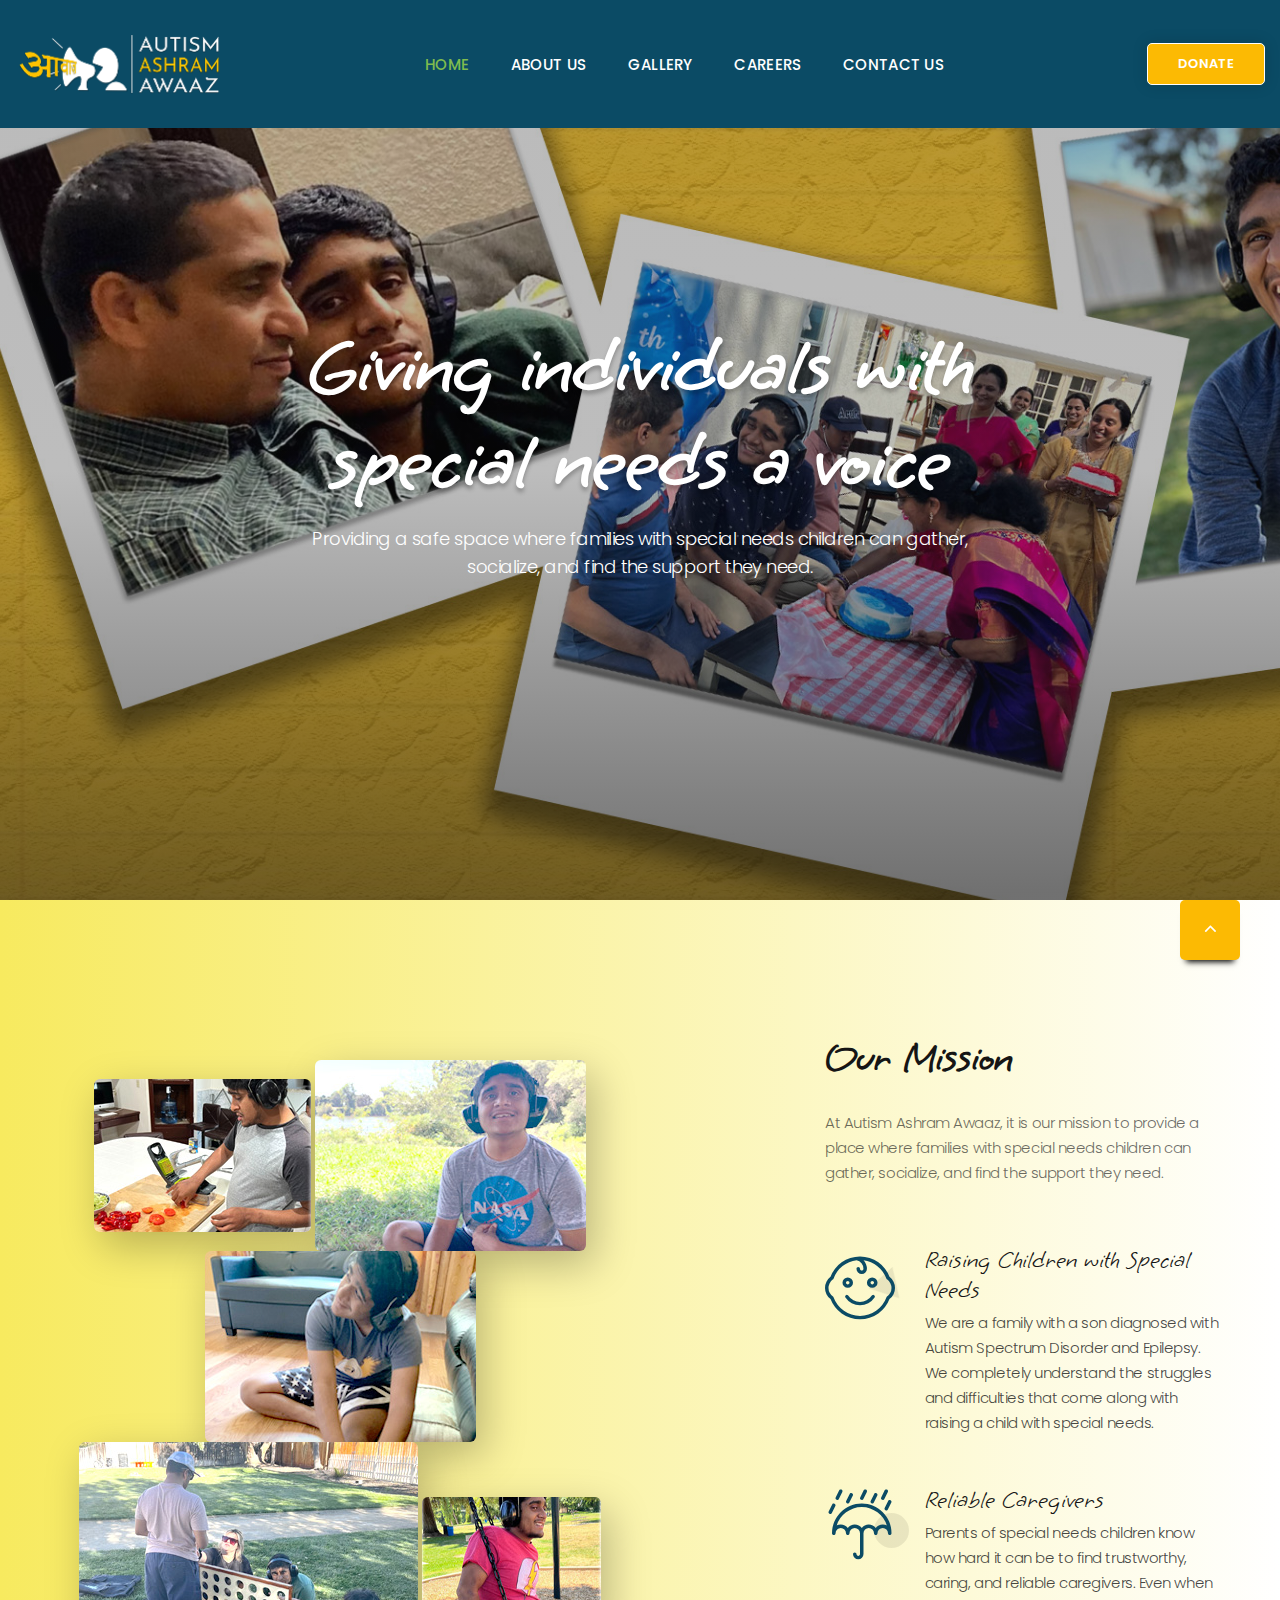
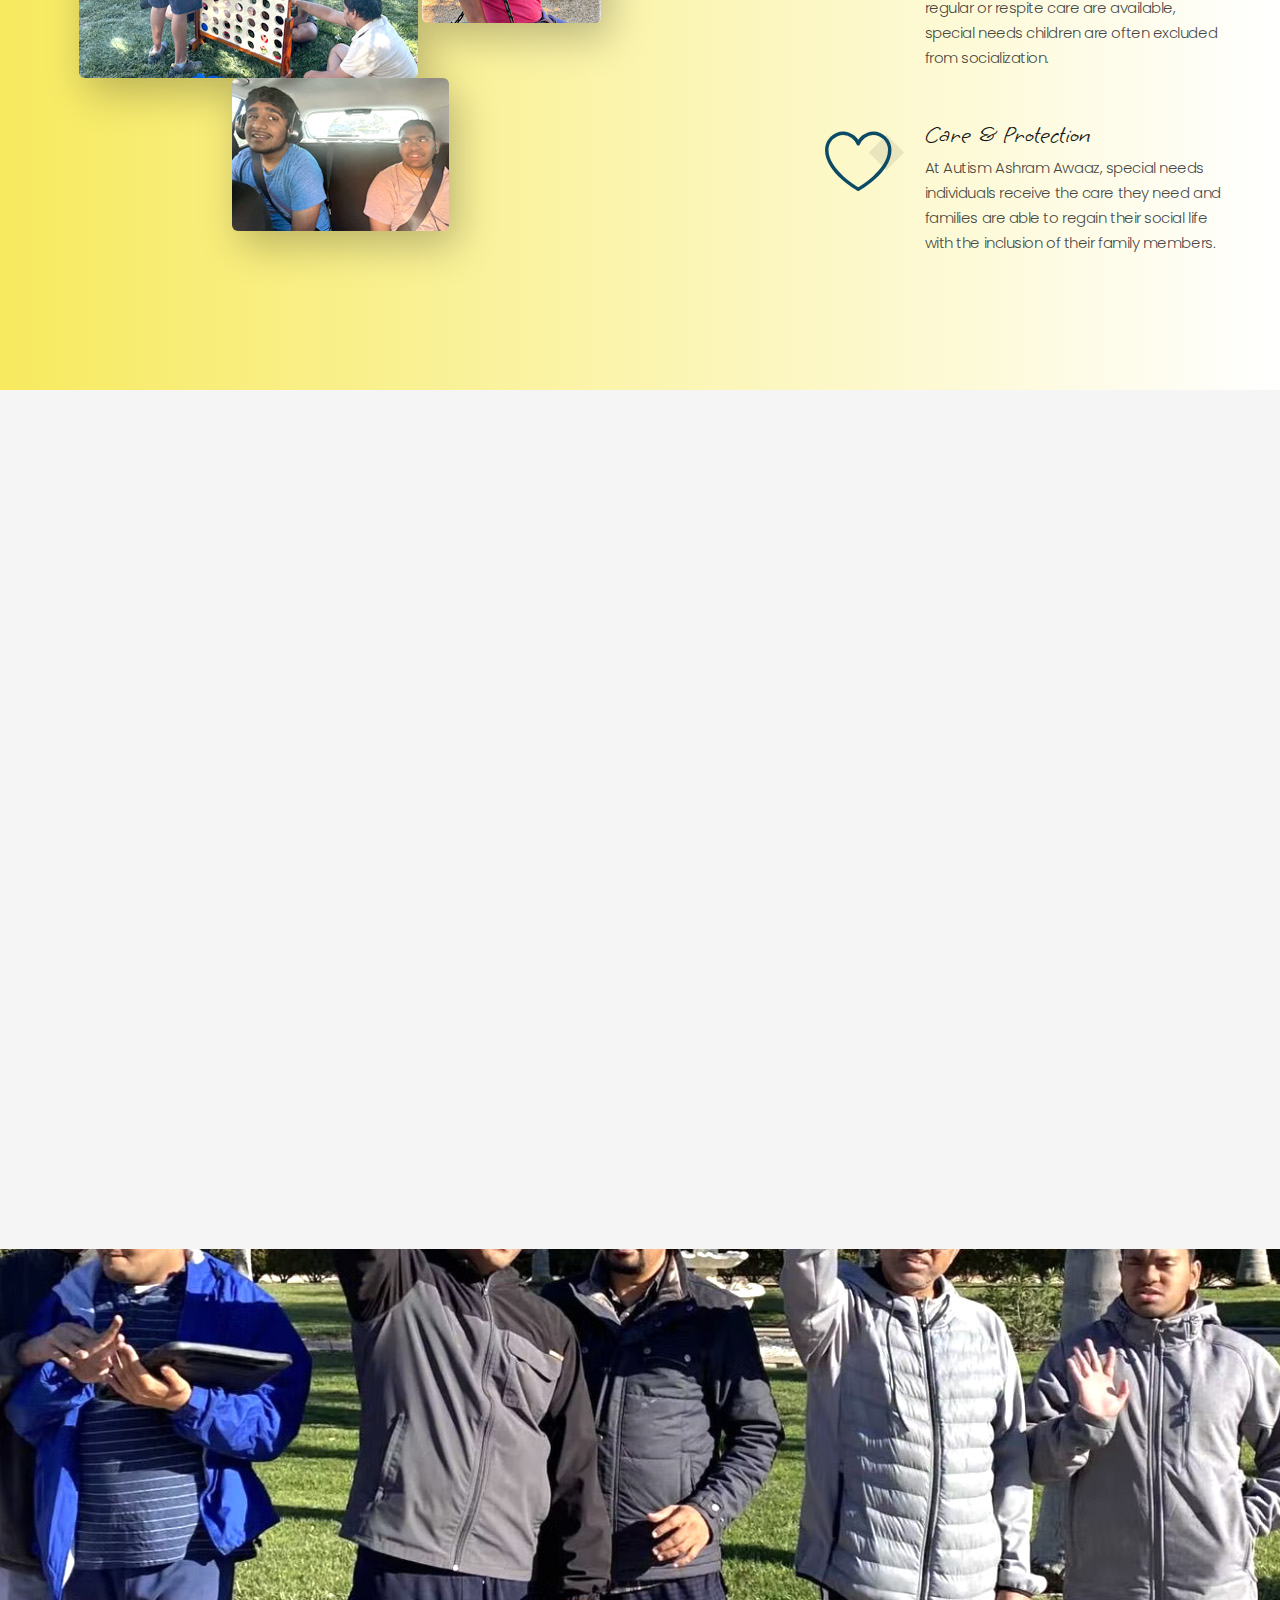
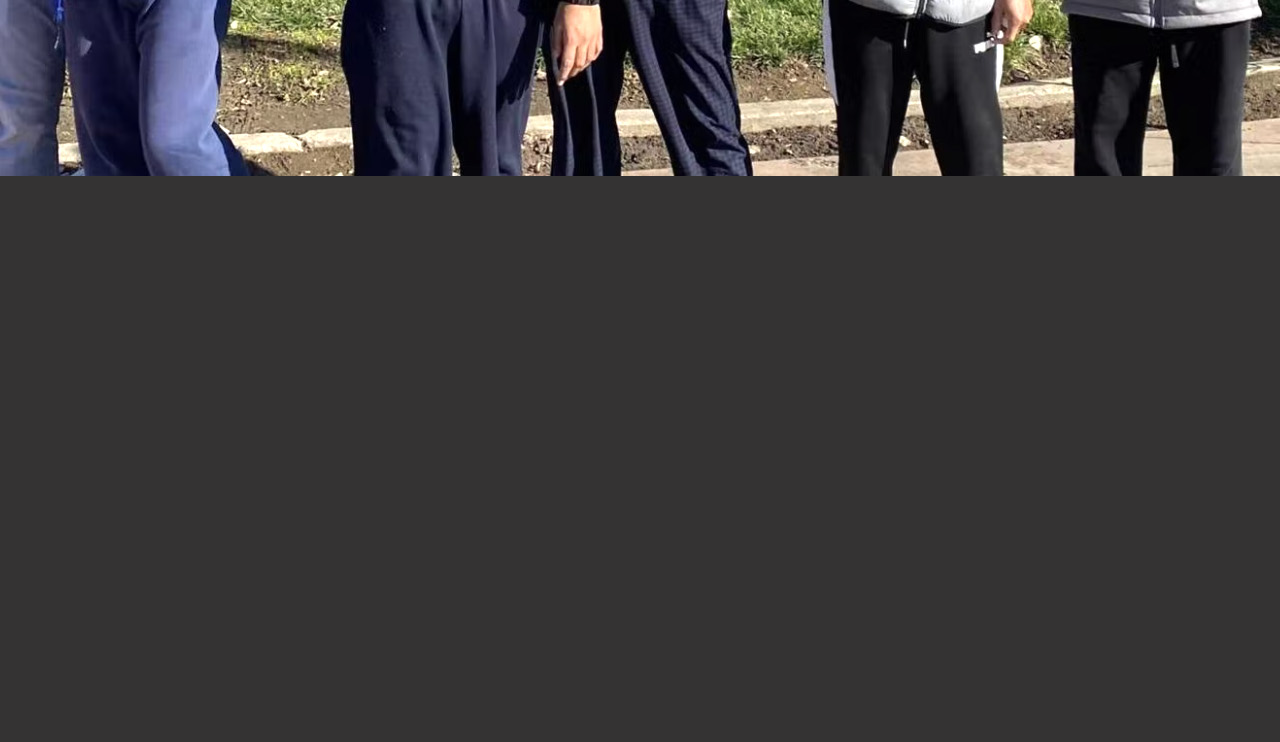
<file: site/index.html>
<!DOCTYPE html>
<html class="wide wow-animation" lang="en">
  <head>
    <title>Autism Ashram Awaaz :: Home</title>
    <meta charset="utf-8">
    <meta name="viewport" content="width=device-width, height=device-height, initial-scale=1.0">
    <meta http-equiv="X-UA-Compatible" content="IE=edge">
    <link rel="icon" href="images/favicon.png" type="image/x-icon">
    <link rel="stylesheet" type="text/css" href="//fonts.googleapis.com/css?family=Poppins:300,300i,400,500,600,700,800,900,900i%7CRoboto:400%7CRubik:100,400,700">
    <link rel="stylesheet" type="text/css" href="//fonts.googleapis.com/css?family=Grape+Nuts">
    <link rel="stylesheet" href="css/bootstrap.css">
    <link rel="stylesheet" href="css/fonts.css">
    <link rel="stylesheet" href="css/style.css">
    <link rel="stylesheet" href="css/aaascv.css">
    <style>.ie-panel{display: none;background: #212121;padding: 10px 0;box-shadow: 3px 3px 5px 0 rgba(0,0,0,.3);clear: both;text-align:center;position: relative;z-index: 1;} html.ie-10 .ie-panel, html.lt-ie-10 .ie-panel {display: block;}</style>
  </head>
  <body>
    <div class="ie-panel"><a href="http://windows.microsoft.com/en-US/internet-explorer/"><img src="images/ie8-panel/warning_bar_0000_us.jpg" height="42" width="820" alt="You are using an outdated browser. For a faster, safer browsing experience, upgrade for free today."></a></div>
    <div class="preloader">
      <div class="preloader-body">
        <div class="cssload-container">
          <div class="cssload-speeding-wheel"></div>
        </div>
        <p>Loading...</p>
      </div>
    </div>
    <div class="page">
      <!-- Page Header-->
      <header class="section page-header">
        <!-- RD Navbar-->
        <div class="rd-navbar-wrap">
          <nav class="rd-navbar rd-navbar-classic" data-layout="rd-navbar-fixed" data-sm-layout="rd-navbar-fixed" data-md-layout="rd-navbar-fixed" data-md-device-layout="rd-navbar-fixed" data-lg-layout="rd-navbar-static" data-lg-device-layout="rd-navbar-static" data-xl-layout="rd-navbar-static" data-xl-device-layout="rd-navbar-static" data-xxl-layout="rd-navbar-static" data-xxl-device-layout="rd-navbar-static" data-lg-stick-up-offset="46px" data-xl-stick-up-offset="46px" data-xxl-stick-up-offset="46px" data-lg-stick-up="true" data-xl-stick-up="true" data-xxl-stick-up="true">
            <div class="rd-navbar-main-outer">
              <div class="rd-navbar-main">
                <!-- RD Navbar Panel-->
                <div class="rd-navbar-panel">
                  <!-- RD Navbar Toggle-->
                  <button class="rd-navbar-toggle" data-rd-navbar-toggle=".rd-navbar-nav-wrap"><span></span></button>
                  <!-- RD Navbar Brand-->
                  <div class="rd-navbar-brand"><a href="index.html"><img class="brand-logo-light" src="images/logo-inverse-415x103.png" alt="" width="207" height="51"/></a></div>
                </div>
                <div class="rd-navbar-main-element">
                  <div class="rd-navbar-nav-wrap">
                    <!-- RD Navbar Nav-->
                    <ul class="rd-navbar-nav">
                      <li class="rd-nav-item active"><a class="rd-nav-link" href="index.html">Home</a>
                      </li>
                      <li class="rd-nav-item"><a class="rd-nav-link" href="about-us.html">About Us</a>
                      </li>
                      <li class="rd-nav-item"><a class="rd-nav-link" href="gallery.html">Gallery</a>
                      </li>
                      <li class="rd-nav-item"><a class="rd-nav-link" href="careers.html">Careers</a></li>
                      <li class="rd-nav-item"><a class="rd-nav-link" href="contacts.html">Contact Us</a>
                      </li>
                    </ul><a class="button button-primary button-sm" href="donations.html">Donate</a>
                  </div>
                </div><a class="button button-primary button-sm donate-button" href="donations.html">Donate</a>
              </div>
            </div>
          </nav>
        </div>
      </header>
      <!-- Swiper-->
      <section class="section section-lg section-main-bunner section-main-bunner-filter">
        <div class="main-bunner-img" style="background-image: url(&quot;images/bg-bunner-2.jpg&quot;); background-size: cover;"></div>
        <div class="main-bunner-inner">
          <div class="container">
            <div class="row row-50 justify-content-lg-center align-items-lg-center">
              <div class="col-lg-12">
                <div class="bunner-content-modern text-center">
                  <h1 class="main-bunner-title handwritten">Giving individuals with special needs a voice</h1>
                  <p>Providing a safe space where families with special needs children can gather, socialize, and find the support they need.</p>
                </div>
              </div>
            </div>
          </div>
        </div>
      </section>
      <section class="section section-xl sgd-bg-yellow">
        <div class="container">
          <div class="row row-50 justify-content-lg-between align-items-lg-center">
            <div class="col-lg-6">
              <div class="box-img-animate">
                <div class="box-img-animate-item" data-parallax-scroll="{&quot;y&quot;: 0, &quot;x&quot;: 140,  &quot;smoothness&quot;: 50 }"><img src="images/animate-img-1.jpg" alt=""></div>
                <div class="box-img-animate-item" data-parallax-scroll="{&quot;y&quot;: 150, &quot;x&quot;: 0,  &quot;smoothness&quot;: 50 }"><img src="images/animate-img-2.jpg" alt=""></div>
                <div class="box-img-animate-item" data-parallax-scroll="{&quot;y&quot;:70, &quot;x&quot;: -250,  &quot;smoothness&quot;: 50 }"><img src="images/animate-img-3.jpg" alt=""></div>
                <div class="box-img-animate-item" data-parallax-scroll="{&quot;y&quot;:20, &quot;x&quot;: 20,  &quot;smoothness&quot;: 50 }"><img src="images/animate-img-4.jpg" alt=""></div>
                <div class="box-img-animate-item" data-parallax-scroll="{&quot;y&quot;:60, &quot;x&quot;: 70,  &quot;smoothness&quot;: 50 }"><img src="images/animate-img-5.jpg" alt=""></div>
                <div class="box-img-animate-item" data-parallax-scroll="{&quot;y&quot;:0, &quot;x&quot;: 140,  &quot;smoothness&quot;: 50 }"><img src="images/animate-img-6.jpg" alt=""></div>
              </div>
            </div>
            <div class="col-lg-6 col-xl-5">
              <div class="innset-xl-left-70">
                <h3 class="handwritten">Our Mission</h3>
                <p class="text-opacity-80">At Autism Ashram Awaaz, it is our mission to provide a place where families with special needs children can gather, socialize, and find the support they need.</p>
                <div class="row row-50">
                  <div class="col-md-6 col-lg-12">
                    <div class="box-icon-modern">
                      <div class="box-icon-inner decorate-triangle"><span class="icon-xl linearicons-baby2 icon-primary"></span></div>
                      <div class="box-icon-caption">
                        <h4 class="handwritten"><a href="#">Raising Children with Special Needs</a></h4>
                        <p>We are a family with a son diagnosed with Autism Spectrum Disorder and Epilepsy.
                          We completely understand the struggles and difficulties that come along with raising a child with special needs. </p>
                      </div>
                    </div>
                  </div>
                  <div class="col-md-6 col-lg-12">
                    <div class="box-icon-modern">
                      <div class="box-icon-inner decorate-circle"><span class="icon-xl linearicons-umbrella2 icon-primary"></span></div>
                      <div class="box-icon-caption">
                        <h4 class="handwritten"><a href="#">Reliable Caregivers</a></h4>
                        <p>Parents of special needs children know how hard it can be to find trustworthy, caring, and reliable caregivers.
                          Even when regular or respite care are available, special needs children are often excluded from socialization.</p>
                      </div>
                    </div>
                  </div>
                  <div class="col-md-6 col-lg-12">
                    <div class="box-icon-modern">
                      <div class="box-icon-inner decorate-rectangle"><span class="icon-xl linearicons-heart icon-primary"></span></div>
                      <div class="box-icon-caption">
                        <h4 class="handwritten"><a href="#">Care &amp; Protection</a></h4>
                        <p>At Autism Ashram Awaaz, special needs individuals receive the care they need and families are able to regain their social life with the inclusion of their family members.</p>
                      </div>
                    </div>
                  </div>
                </div>
              </div>
            </div>
          </div>
        </div>
      </section>
      <section class="section section-lg bg-gray-1">
        <div class="container">
          <div class="row justify-content-center text-center">
            <div class="col-md-9 col-lg-7 wow-outer">
              <div class="wow slideInDown">
                <h3 class="handwritten">Latest Activities</h3>
                <p>Visit our gallery to browse our latest events and pictures.</p>
              </div>
            </div>
          </div>
          <div class="row row-50">
            <div class="col-md-6 col-lg-4 wow-outer">
              <div class="wow fadeInUp">
                <article class="box-causes">
                  <div class="box-causes-img"><img src="images/causes-01-372x396.png" alt="" width="372" height="396"/><a class="button button-sm button-primary" href="gallery.html">Gallery</a>
                  </div>
                  <h4 class="font-weight-medium"><a href="gallery.html">Community</a></h4>
                  </p>
                </article>
              </div>
            </div>
            <div class="col-md-6 col-lg-4 wow-outer">
              <div class="wow fadeInUp">
                <article class="box-causes">
                  <div class="box-causes-img"><img src="images/causes-02-372x396.png" alt="" width="372" height="396"/><a class="button button-sm button-primary" href="life_skills.html">Gallery</a>
                  </div>
                  <h4 class="font-weight-medium"><a href="life_skills.html">Life Skills</a></h4>
                  </p>
                </article>
              </div>
            </div>
            <div class="col-md-6 col-lg-4 wow-outer">
              <div class="wow fadeInUp">
                <article class="box-causes">
                  <div class="box-causes-img"><img src="images/causes-03-372x396.png" alt="" width="372" height="396"/><a class="button button-sm button-primary" href="recreation.html">Gallery</a>
                  </div>
                  <h4 class="font-weight-medium"><a href="recreation.html">Recreation</a></h4>
                  </p>
                </article>
              </div>
            </div>
          </div>
        </div>
      </section>
      <section class="parallax-container bg-gray-600" data-parallax-img="images/parallax-img-2.jpg">
        <div class="parallax-content section-xxl text-center">
          <div class="container">
            <div class="row justify-content-md-center">
              <div class="col-md-9 col-lg-8 col-xl-8 wow-outer">
                <div class="innset-xl-right-30 innset-xl-left-30">
                  <div class="wow slideInDown">
                    <h3 class="handwritten">Subscribe to Stay Informed</h3>
                    <form class="rd-form rd-mailform rd-form-inline" data-form-output="form-output-global" data-form-type="subscribe" method="post" action="bat/rd-mailform.php">
                      <div class="form-wrap">
                        <input class="form-input" id="subscribe-form-email" type="email" name="email" data-constraints="@Email @Required">
                        <label class="form-label" for="subscribe-form-email">Your E-mail</label>
                      </div>
                      <div class="form-button">
                        <button class="button button-primary button-lg" type="submit">Subscribe</button>
                      </div>
                    </form>
                  </div>
                </div>
              </div>
            </div>
          </div>
        </div>
      </section>
      <!-- Page Footer-->
      <footer class="section footer-minimal context-dark">
        <div class="container wow-outer">
          <div class="wow fadeIn">
            <div class="row row-50 row-lg-60">
              <div class="col-12"><a href="index.html"><img src="images/logo-inverse-415x103.png" alt="" width="207" height="51"/></a></div>
              <div class="col-12">
                <ul class="footer-minimal-nav">
                  <li><a href="index.html">Home</a></li>
                  <li><a href="about-us.html">About Us</a></li>
                  <li><a href="gallery.html">Gallery</a></li>
                  <li><a href="careers.html">Careers</a></li>
                  <li><a href="contacts.html">Contact Us</a></li>
                </ul>
              </div>
              <div class="col-12">
                <ul class="social-list">
                  <li><a class="icon icon-sm icon-circle icon-circle-md icon-bg-white fa-facebook" href="#"></a></li>
                  <li><a class="icon icon-sm icon-circle icon-circle-md icon-bg-white fa-instagram" href="https://www.instagram.com/autismashramawaaz/"></a></li>
                  <li><a class="icon icon-sm icon-circle icon-circle-md icon-bg-white fa-twitter" href="#"></a></li>
                  <li><a class="icon icon-sm icon-circle icon-circle-md icon-bg-white fa-youtube-play" href="#"></a></li>
                  <li><a class="icon icon-sm icon-circle icon-circle-md icon-bg-white fa-pinterest-p" href="https://www.pinterest.com/autismashramawaaz/"></a></li>
                </ul>
              </div>
            </div>
            <p class="rights"><span>&copy;&nbsp;</span><span class="copyright-year"></span>&nbsp;<span>Autism Ashram Awaaz</span><span>.&nbsp;</span><span>All Rights Reserved.</span></p>
          </div>
        </div>
      </footer>
    </div>
    <div class="snackbars" id="form-output-global"></div>
    <script src="js/core.min.js"></script>
    <script src="js/script.js"></script>
  </body>
</html>
</file>
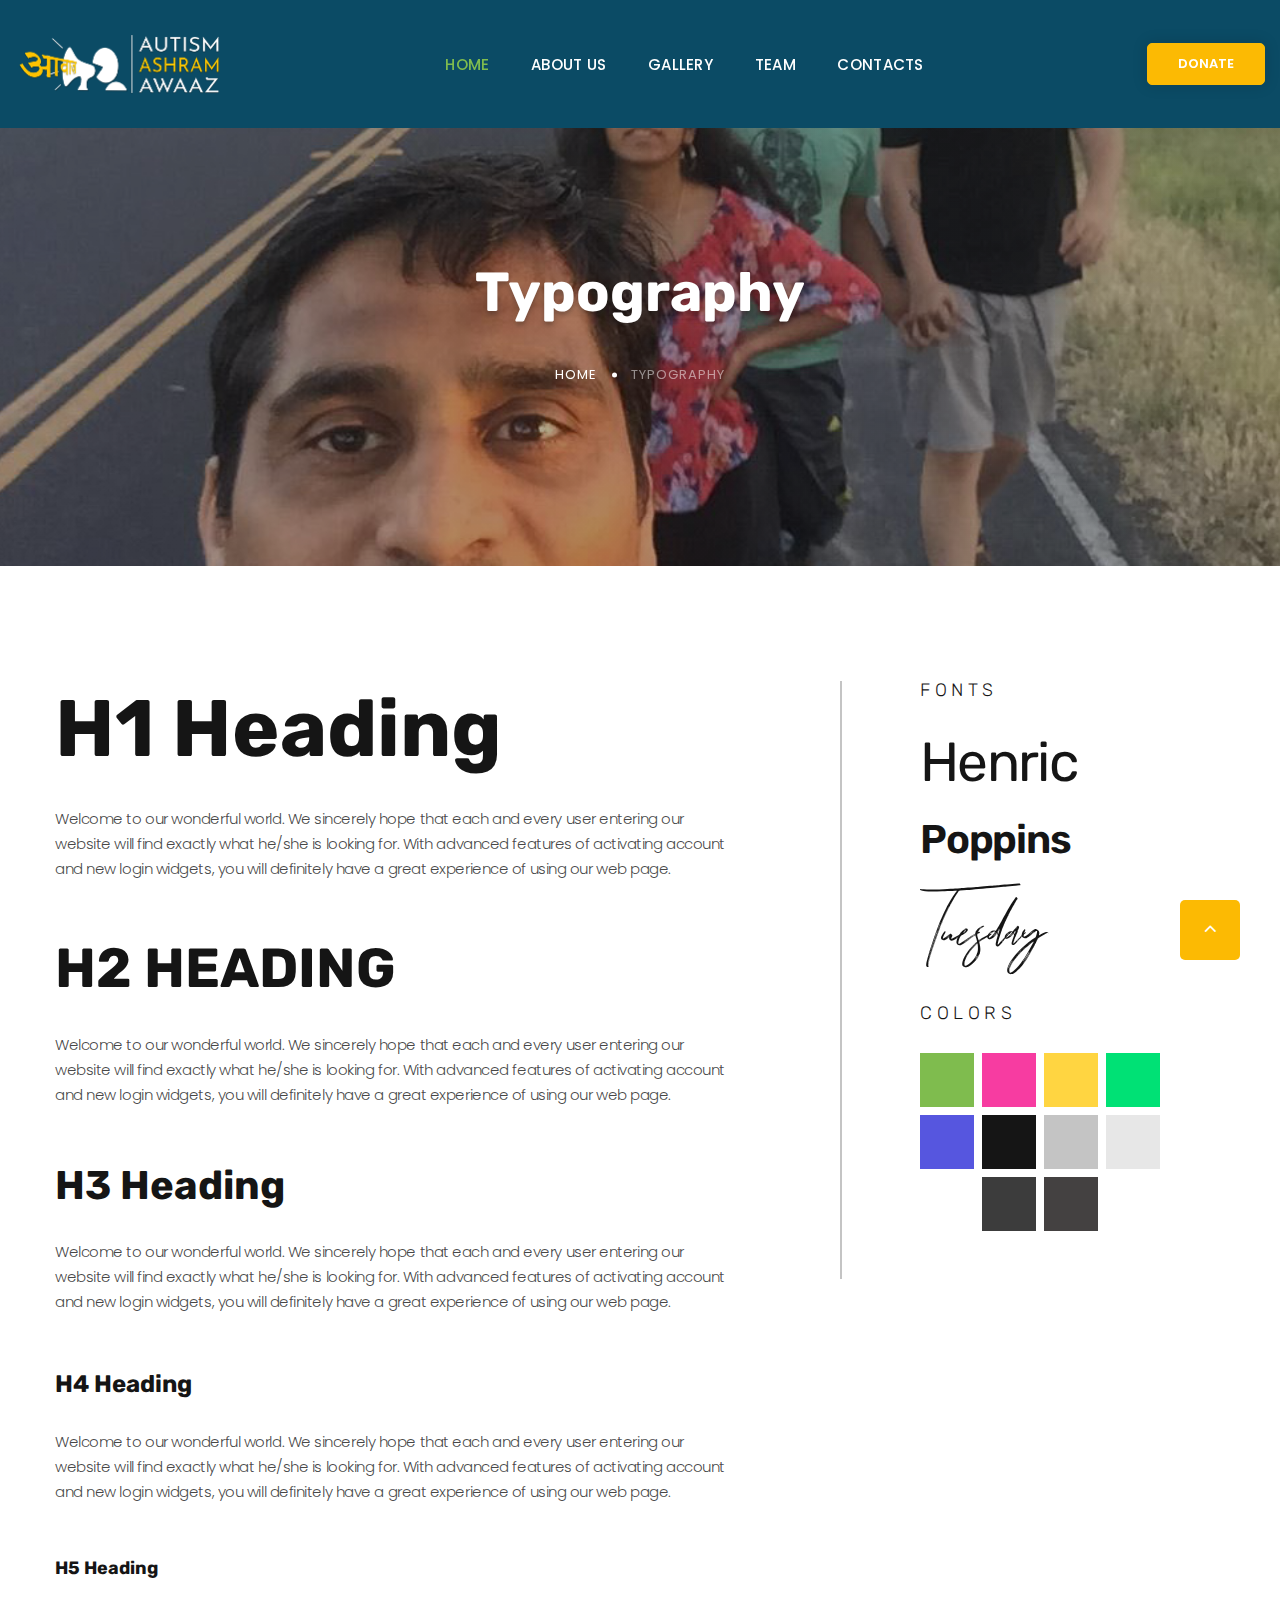
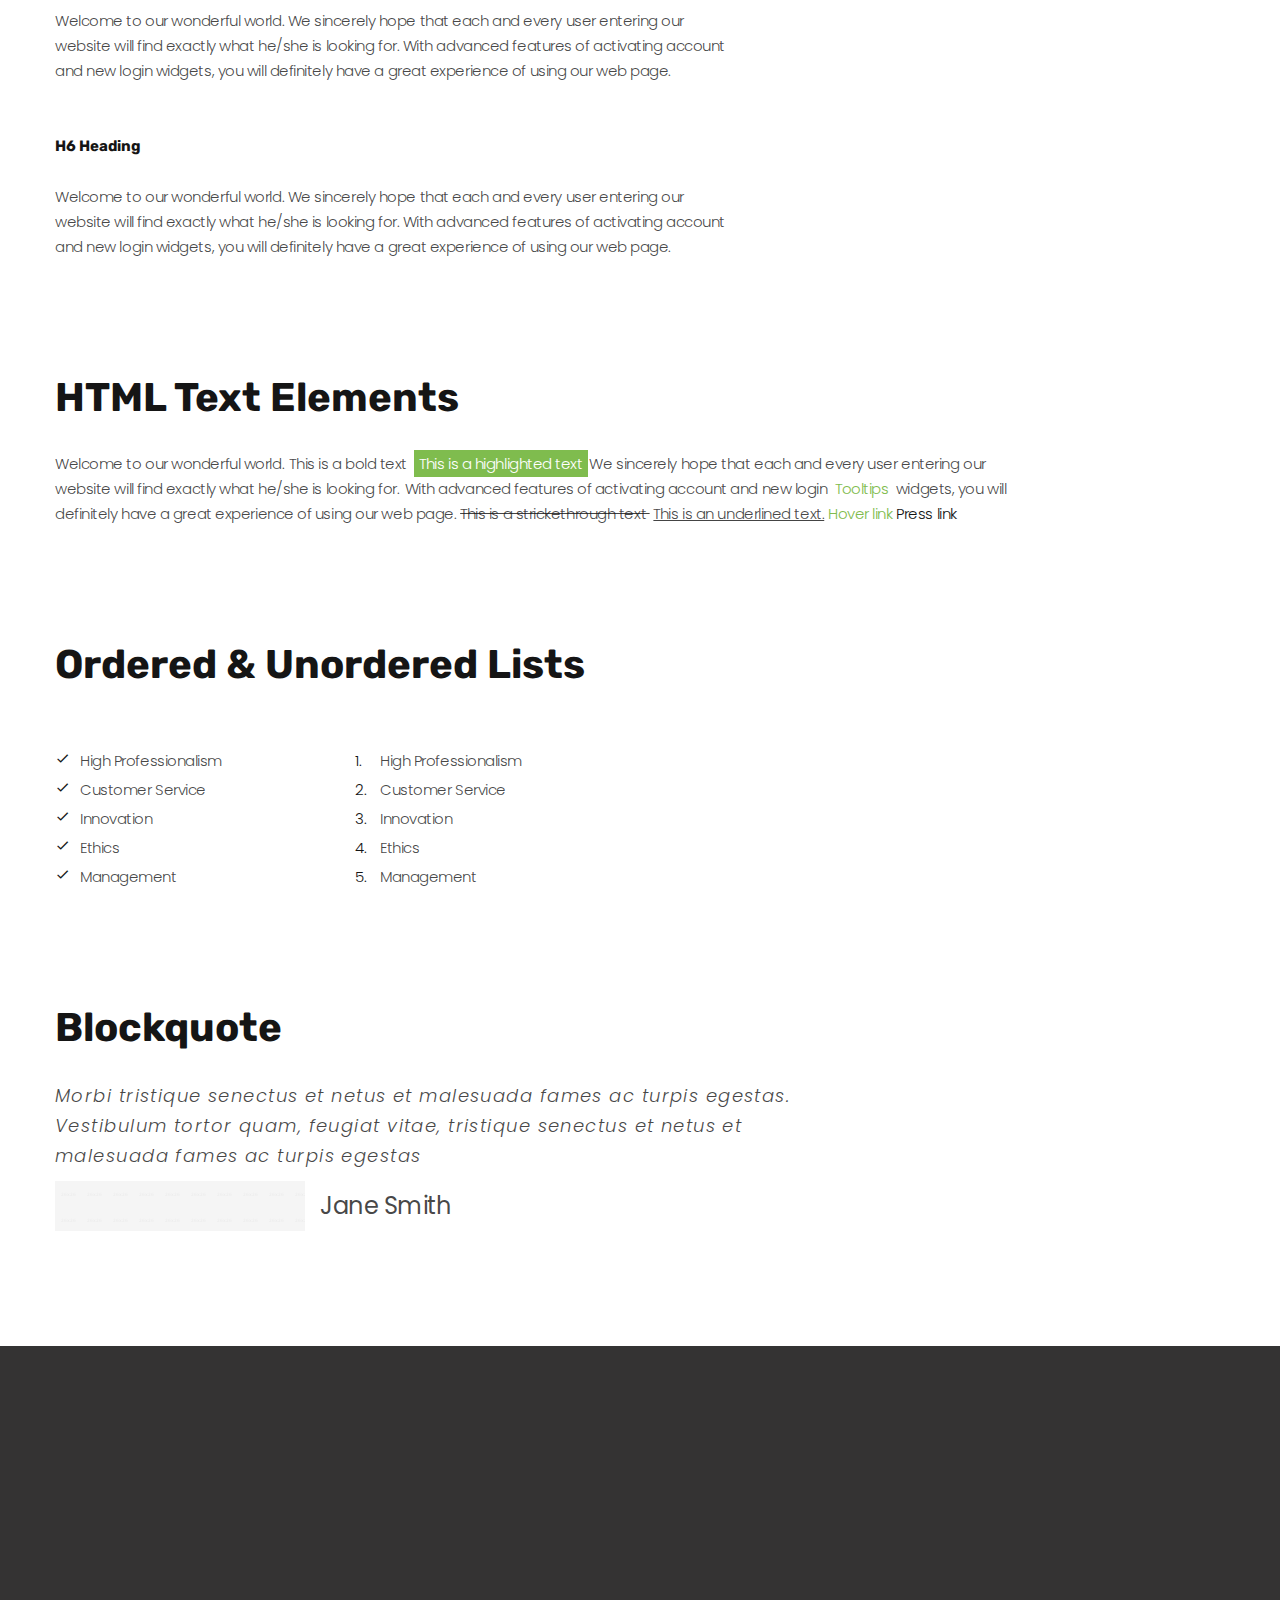
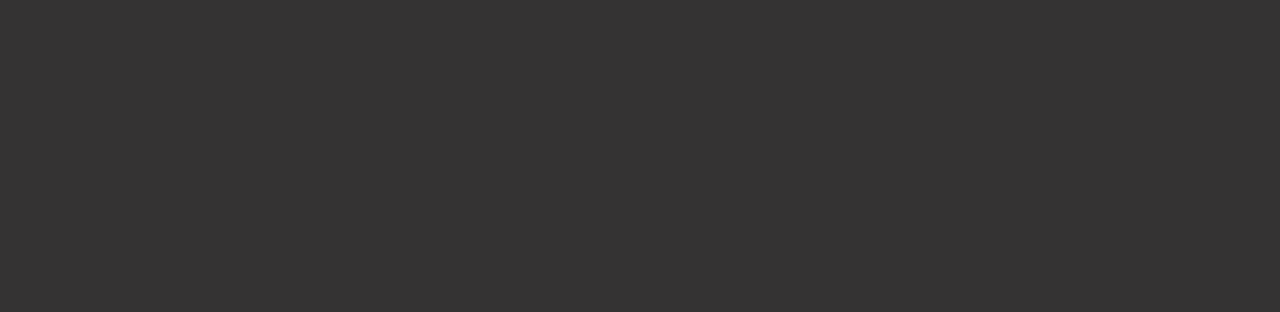
<file: site/_sample.html>
<!DOCTYPE html>
<html class="wide wow-animation" lang="en">
  <head>
    <title>Typography</title>
    <meta charset="utf-8">
    <meta name="viewport" content="width=device-width, height=device-height, initial-scale=1.0">
    <meta http-equiv="X-UA-Compatible" content="IE=edge">
    <link rel="icon" href="images/favicon.png" type="image/x-icon">
    <link rel="stylesheet" type="text/css" href="//fonts.googleapis.com/css?family=Poppins:300,300i,400,500,600,700,800,900,900i%7CRoboto:400%7CRubik:100,400,700">
    <link rel="stylesheet" href="css/bootstrap.css">
    <link rel="stylesheet" href="css/fonts.css">
    <link rel="stylesheet" href="css/style.css">
    <style>.ie-panel{display: none;background: #212121;padding: 10px 0;box-shadow: 3px 3px 5px 0 rgba(0,0,0,.3);clear: both;text-align:center;position: relative;z-index: 1;} html.ie-10 .ie-panel, html.lt-ie-10 .ie-panel {display: block;}</style>
  </head>
  <body>
    <div class="ie-panel"><a href="http://windows.microsoft.com/en-US/internet-explorer/"><img src="images/ie8-panel/warning_bar_0000_us.jpg" height="42" width="820" alt="You are using an outdated browser. For a faster, safer browsing experience, upgrade for free today."></a></div>
    <div class="preloader">
      <div class="preloader-body">
        <div class="cssload-container">
          <div class="cssload-speeding-wheel"></div>
        </div>
        <p>Loading...</p>
      </div>
    </div>
    <div class="page">
      <!-- Page Header-->
      <header class="section page-header">
        <!-- RD Navbar-->
        <div class="rd-navbar-wrap">
          <nav class="rd-navbar rd-navbar-classic" data-layout="rd-navbar-fixed" data-sm-layout="rd-navbar-fixed" data-md-layout="rd-navbar-fixed" data-md-device-layout="rd-navbar-fixed" data-lg-layout="rd-navbar-static" data-lg-device-layout="rd-navbar-static" data-xl-layout="rd-navbar-static" data-xl-device-layout="rd-navbar-static" data-xxl-layout="rd-navbar-static" data-xxl-device-layout="rd-navbar-static" data-lg-stick-up-offset="46px" data-xl-stick-up-offset="46px" data-xxl-stick-up-offset="46px" data-lg-stick-up="true" data-xl-stick-up="true" data-xxl-stick-up="true">
            <div class="rd-navbar-main-outer">
              <div class="rd-navbar-main">
                <!-- RD Navbar Panel-->
                <div class="rd-navbar-panel">
                  <!-- RD Navbar Toggle-->
                  <button class="rd-navbar-toggle" data-rd-navbar-toggle=".rd-navbar-nav-wrap"><span></span></button>
                  <!-- RD Navbar Brand-->
                  <div class="rd-navbar-brand"><a href="index.html"><img class="brand-logo-light" src="images/logo-inverse-415x103.png" alt="" width="207" height="51"/></a></div>
                </div>
                <div class="rd-navbar-main-element">
                  <div class="rd-navbar-nav-wrap">
                    <!-- RD Navbar Nav-->
                    <ul class="rd-navbar-nav">
                      <li class="rd-nav-item active"><a class="rd-nav-link" href="index.html">Home</a>
                      </li>
                      <li class="rd-nav-item"><a class="rd-nav-link" href="about-us.html">About Us</a>
                      </li>
                      <li class="rd-nav-item"><a class="rd-nav-link" href="#">Gallery</a>
                      </li>
                      <li class="rd-nav-item"><a class="rd-nav-link" href="#">Team</a>
                      </li>
                      <li class="rd-nav-item"><a class="rd-nav-link" href="contacts.html">Contacts</a>
                      </li>
                    </ul><a class="button button-primary button-sm" href="#">Donate</a>
                  </div>
                </div><a class="button button-primary button-sm donate-button" href="donations.html">Donate</a>
              </div>
            </div>
          </nav>
        </div>
      </header>
      <section class="parallax-container" data-parallax-img="images/bg-breadcrumbs-about.jpg">
        <div class="parallax-content breadcrumbs-custom context-dark">
          <div class="container">
            <div class="row justify-content-center">
              <div class="col-12 col-lg-9">
                <h2 class="breadcrumbs-custom-title">Typography</h2>
                <ul class="breadcrumbs-custom-path">
                  <li><a href="index.html">Home</a></li>
                  <li class="active">Typography</li>
                </ul>
              </div>
            </div>
          </div>
        </div>
      </section>
      <!-- Base typography -->
      <section class="section section-lg bg-default">
        <div class="container">
          <div class="row row-50 flex-lg-row-reverse justify-content-xl-between">
            <div class="col-xl-4">
              <div class="block-bordered-left">
                <div class="row row-40">
                  <div class="col-sm-6 col-xl-12">
                    <h5 class="thin-title">Fonts</h5>
                    <h2 class="heading-font text-accent-3">henric</h2>
                    <h3 class="heading-font">Poppins</h3>
                    <h2 class="heading-font text-accent-2">Tuesday </h2>
                  </div>
                  <div class="col-sm-6 col-xl-12">
                    <h5 class="thin-title">Colors</h5>
                    <ul class="list-color">
                      <li>
                        <div class="box-color bg-primary"></div>
                      </li>
                      <li>
                        <div class="box-color bg-pink"></div>
                      </li>
                      <li>
                        <div class="box-color bg-secondary"></div>
                      </li>
                      <li>
                        <div class="box-color bg-green"></div>
                      </li>
                      <li>
                        <div class="box-color bg-secondary-2"></div>
                      </li>
                      <li>
                        <div class="box-color bg-gray-800"></div>
                      </li>
                      <li>
                        <div class="box-color bg-gray-400"></div>
                      </li>
                      <li>
                        <div class="box-color bg-gray-300"></div>
                      </li>
                      <li>
                        <div class="box-color bg-gray-600"></div>
                      </li>
                      <li>
                        <div class="box-color bg-gray-700"></div>
                      </li>
                    </ul>
                  </div>
                </div>
              </div>
            </div>
            <div class="col-xl-7">
              <ul class="list-xxl heading-list">
                <li>
                  <h1>H1 Heading</h1>
                  <p>Welcome to our wonderful world. We sincerely hope that each and every user entering our website will find exactly what he/she is looking for. With advanced features of activating account and new login widgets, you will definitely have a great experience of using our web page.</p>
                </li>
                <li>
                  <h2>H2 Heading</h2>
                  <p>Welcome to our wonderful world. We sincerely hope that each and every user entering our website will find exactly what he/she is looking for. With advanced features of activating account and new login widgets, you will definitely have a great experience of using our web page.</p>
                </li>
                <li>
                  <h3>H3 Heading</h3>
                  <p>Welcome to our wonderful world. We sincerely hope that each and every user entering our website will find exactly what he/she is looking for. With advanced features of activating account and new login widgets, you will definitely have a great experience of using our web page.</p>
                </li>
                <li>
                  <h4>H4 Heading</h4>
                  <p>Welcome to our wonderful world. We sincerely hope that each and every user entering our website will find exactly what he/she is looking for. With advanced features of activating account and new login widgets, you will definitely have a great experience of using our web page.</p>
                </li>
                <li>
                  <h5>H5 Heading</h5>
                  <p>Welcome to our wonderful world. We sincerely hope that each and every user entering our website will find exactly what he/she is looking for. With advanced features of activating account and new login widgets, you will definitely have a great experience of using our web page.</p>
                </li>
                <li>
                  <h6>H6 Heading</h6>
                  <p>Welcome to our wonderful world. We sincerely hope that each and every user entering our website will find exactly what he/she is looking for. With advanced features of activating account and new login widgets, you will definitely have a great experience of using our web page.</p>
                </li>
              </ul>
            </div>
          </div>
        </div>
      </section>
      <!-- HTML Text Elements-->
      <section class="section section-lg bg-default">
        <div class="container">
          <div class="row">
            <div class="col-lg-10">
              <h3>HTML Text Elements</h3>
              <p class="text-block">Welcome to our wonderful world. <span class="text-bold">This is a bold text </span>
                <mark>This is a highlighted text</mark>We sincerely hope that each and every user entering our website will find exactly what he/she is looking for. <span>With advanced features of activating account and new login</span><span class="tooltip-custom" data-toggle="tooltip" data-placement="top" title="Tooltips">Tooltips</span><span>widgets, you will definitely have a great experience of using our web page.</span><span class="text-strike">This is a strickethrough text </span><span class="text-underline">This is an underlined text.</span><a class="link-hover" href="#">Hover link</a><a class="link-active" href="#">Press link</a>
              </p>
            </div>
          </div>
        </div>
      </section>
      <!-- Unordered List-->
      <section class="section section-lg bg-default">
        <div class="container">
          <div class="row row-50">
            <div class="col-lg-6">
              <h3>Ordered & Unordered Lists</h3>
              <div class="row row-50">
                <div class="col-sm-6">
                  <ul class="list-marked">
                    <li>High Professionalism</li>
                    <li>Customer Service</li>
                    <li>Innovation</li>
                    <li>Ethics</li>
                    <li>Management</li>
                  </ul>
                </div>
                <div class="col-sm-6">
                  <ol class="list-ordered">
                    <li>High Professionalism</li>
                    <li>Customer Service</li>
                    <li>Innovation</li>
                    <li>Ethics</li>
                    <li>Management</li>
                  </ol>
                </div>
              </div>
            </div>
          </div>
        </div>
      </section>
      <!-- Blockquote-->
      <section class="section section-lg bg-default">
        <div class="container">
          <div class="row row-50">
            <div class="col-lg-10 col-xl-8">
              <h3>Blockquote</h3>
              <!-- Quote Primary-->
              <article class="quote-primary">
                <div class="quote-primary-body">
                  <div class="quote-primary-text">
                    <p class="q">Morbi tristique senectus et netus et malesuada fames ac turpis egestas. Vestibulum tortor quam, feugiat vitae, tristique senectus et netus et malesuada fames ac turpis egestas</p>
                  </div>
                </div>
                <div class="quote-primary-footer">
                  <div class="bg-dot"></div>
                  <p class="quote-primary-cite">Jane Smith</p>
                </div>
              </article>
            </div>
          </div>
        </div>
      </section>
      <!-- Page Footer-->
      <footer class="section footer-minimal context-dark">
        <div class="container wow-outer">
          <div class="wow fadeIn">
            <div class="row row-50 row-lg-60">
              <div class="col-12"><a href="index.html"><img src="images/logo-inverse-415x103.png" alt="" width="207" height="51"/></a></div>
              <div class="col-12">
                <ul class="footer-minimal-nav">
                  <li><a href="about-us.html">About Us</a></li>
                  <li><a href="#">Gallery</a></li>
                  <li><a href="#">Team</a></li>
                  <li><a href="contacts.html">Contacts</a></li>
                </ul>
              </div>
              <div class="col-12">
                <ul class="social-list">
                  <li><a class="icon icon-sm icon-circle icon-circle-md icon-bg-white fa-facebook" href="#"></a></li>
                  <li><a class="icon icon-sm icon-circle icon-circle-md icon-bg-white fa-instagram" href="#"></a></li>
                  <li><a class="icon icon-sm icon-circle icon-circle-md icon-bg-white fa-twitter" href="#"></a></li>
                  <li><a class="icon icon-sm icon-circle icon-circle-md icon-bg-white fa-youtube-play" href="#"></a></li>
                  <li><a class="icon icon-sm icon-circle icon-circle-md icon-bg-white fa-pinterest-p" href="#"></a></li>
                </ul>
              </div>
            </div>
            <p class="rights"><span>&copy;&nbsp;</span><span class="copyright-year"></span><span>&nbsp;</span><span>.&nbsp;</span><span>All Rights Reserved.</span></p>
          </div>
        </div>
      </footer>
    </div>
    <div class="snackbars" id="form-output-global"></div>
    <script src="js/core.min.js"></script>
    <script src="js/script.js"></script>
  </body>
</html>
</file>
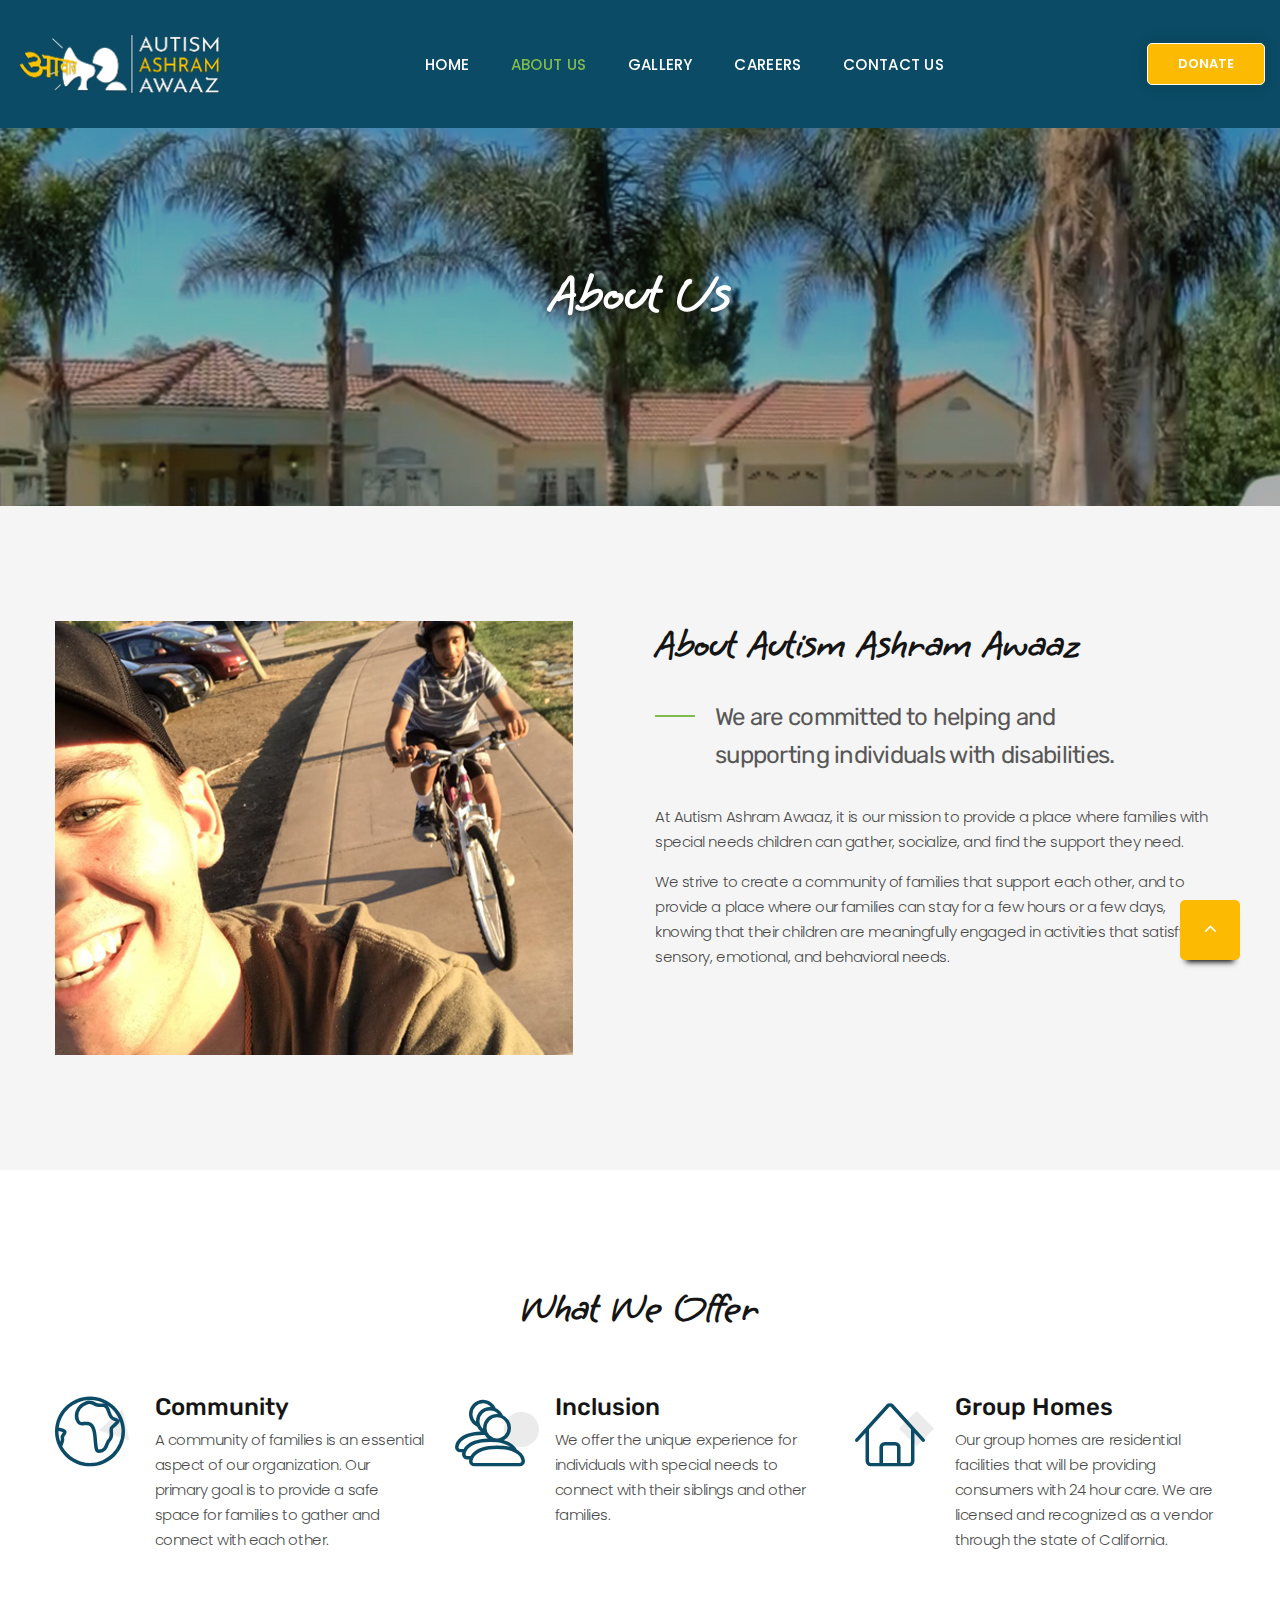
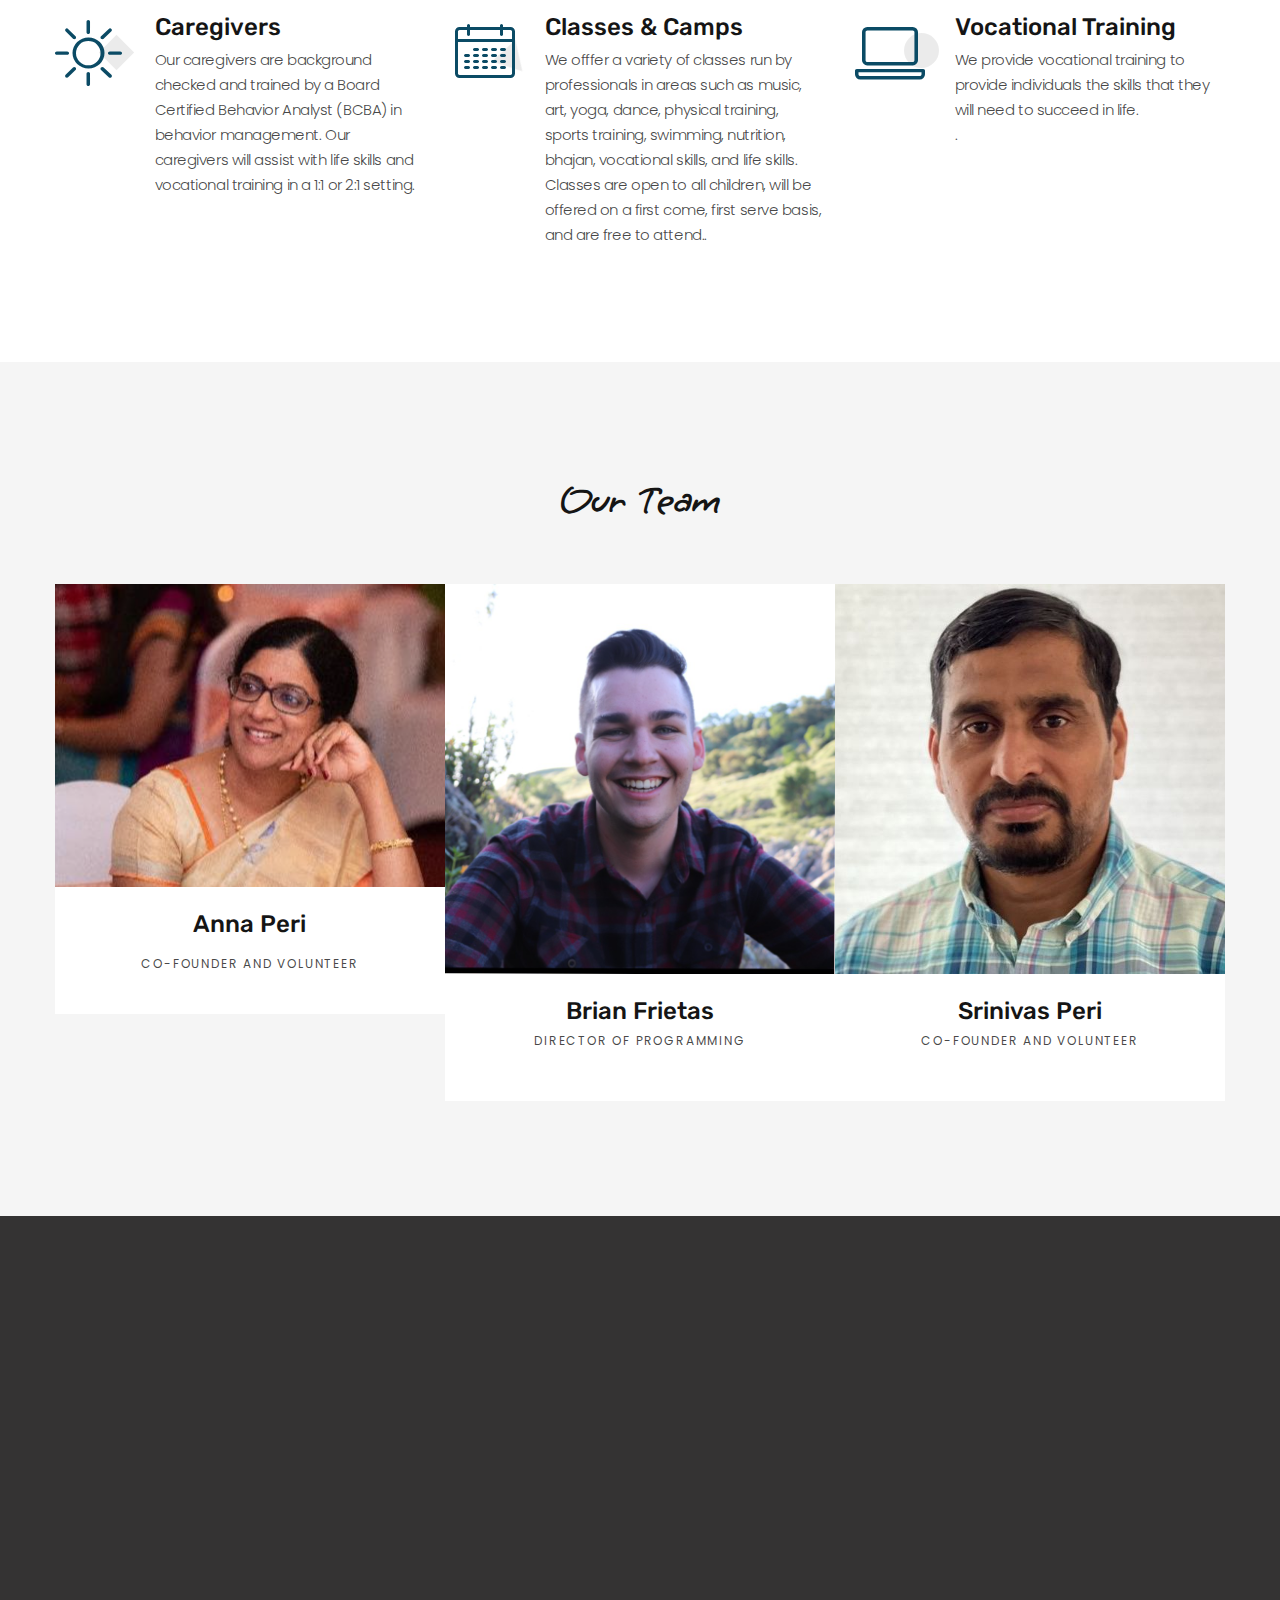
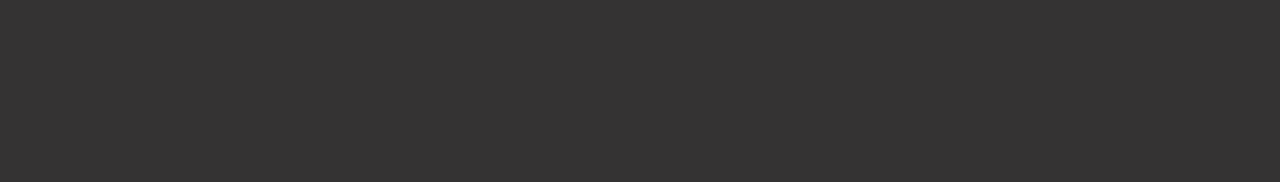
<file: site/about-us.html>
<!DOCTYPE html>
<html class="wide wow-animation" lang="en">
  <head>
    <title>About Us</title>
    <meta charset="utf-8">
    <meta name="viewport" content="width=device-width, height=device-height, initial-scale=1.0">
    <meta http-equiv="X-UA-Compatible" content="IE=edge">
    <link rel="icon" href="images/favicon.png" type="image/x-icon">
    <link rel="stylesheet" type="text/css" href="//fonts.googleapis.com/css?family=Poppins:300,300i,400,500,600,700,800,900,900i%7CRoboto:400%7CRubik:100,400,700">
    <link rel="stylesheet" type="text/css" href="//fonts.googleapis.com/css?family=Grape+Nuts">
    <link rel="stylesheet" href="css/bootstrap.css">
    <link rel="stylesheet" href="css/fonts.css">
    <link rel="stylesheet" href="css/style.css">
    <link rel="stylesheet" href="css/aaascv.css">
    <style>.ie-panel{display: none;background: #212121;padding: 10px 0;box-shadow: 3px 3px 5px 0 rgba(0,0,0,.3);clear: both;text-align:center;position: relative;z-index: 1;} html.ie-10 .ie-panel, html.lt-ie-10 .ie-panel {display: block;}</style>
  </head>
  <body>
    <div class="ie-panel"><a href="http://windows.microsoft.com/en-US/internet-explorer/"><img src="images/ie8-panel/warning_bar_0000_us.jpg" height="42" width="820" alt="You are using an outdated browser. For a faster, safer browsing experience, upgrade for free today."></a></div>
    <div class="preloader">
      <div class="preloader-body">
        <div class="cssload-container">
          <div class="cssload-speeding-wheel"></div>
        </div>
        <p>Loading...</p>
      </div>
    </div>
    <div class="page">
      <!-- Page Header-->
      <header class="section page-header">
        <!-- RD Navbar-->
        <div class="rd-navbar-wrap">
          <nav class="rd-navbar rd-navbar-classic" data-layout="rd-navbar-fixed" data-sm-layout="rd-navbar-fixed" data-md-layout="rd-navbar-fixed" data-md-device-layout="rd-navbar-fixed" data-lg-layout="rd-navbar-static" data-lg-device-layout="rd-navbar-static" data-xl-layout="rd-navbar-static" data-xl-device-layout="rd-navbar-static" data-xxl-layout="rd-navbar-static" data-xxl-device-layout="rd-navbar-static" data-lg-stick-up-offset="46px" data-xl-stick-up-offset="46px" data-xxl-stick-up-offset="46px" data-lg-stick-up="true" data-xl-stick-up="true" data-xxl-stick-up="true">
            <div class="rd-navbar-main-outer">
              <div class="rd-navbar-main">
                <!-- RD Navbar Panel-->
                <div class="rd-navbar-panel">
                  <!-- RD Navbar Toggle-->
                  <button class="rd-navbar-toggle" data-rd-navbar-toggle=".rd-navbar-nav-wrap"><span></span></button>
                  <!-- RD Navbar Brand-->
                  <div class="rd-navbar-brand"><a href="index.html"><img class="brand-logo-light" src="images/logo-inverse-415x103.png" alt="" width="207" height="51"/></a></div>
                </div>
                <div class="rd-navbar-main-element">
                  <div class="rd-navbar-nav-wrap">
                    <!-- RD Navbar Nav-->
                    <ul class="rd-navbar-nav">
                      <li class="rd-nav-item"><a class="rd-nav-link" href="index.html">Home</a>
                      </li>
                      <li class="rd-nav-item active"><a class="rd-nav-link" href="about-us.html">About Us</a>
                      </li>
                      <li class="rd-nav-item"><a class="rd-nav-link" href="gallery.html">Gallery</a>
                      </li>
                      <li class="rd-nav-item"><a class="rd-nav-link" href="careers.html">Careers</a></li>
                      <li class="rd-nav-item"><a class="rd-nav-link" href="contacts.html">Contact Us</a>
                      </li>
                    </ul><a class="button button-primary button-sm" href="donations.html">Donate</a>
                  </div>
                </div><a class="button button-primary button-sm donate-button" href="donations.html">Donate</a>
              </div>
            </div>
          </nav>
        </div>
      </header>
      <section class="parallax-container" data-parallax-img="images/bg-breadcrumbs-contacts.jpg">
        <div class="parallax-content breadcrumbs-custom context-dark">
          <div class="container">
            <div class="row justify-content-center">
              <div class="col-12 col-lg-9">
                <h2 class="breadcrumbs-custom-title handwritten">About Us</h2>
              </div>
            </div>
          </div>
        </div>
      </section>
      <section class="section section-lg bg-gray-1 bg-gray-1-decor">
        <div class="container">
          <div class="row row-50">
            <div class="col-lg-6 pr-xl-5"><img src="images/about-us-1-518x430.jpg" alt="" width="518" height="430"/>
            </div>
            <div class="col-lg-6">
              <h3 class="handwritten">About Autism Ashram Awaaz</h3>
              <div class="text-with-divider">
                <div class="divider"></div>
                <h4 class="text-opacity-70">We are committed to helping and supporting individuals with disabilities.</h4>
              </div>
              <p>At Autism Ashram Awaaz, it is our mission to provide a place where families with special needs children can gather, socialize, and find the support they need.</p>
              <p>We strive to create a community of families that support each other, and to provide a place where our families can stay for a few hours or a few days, knowing that their children are meaningfully engaged in activities that satisfy their sensory, emotional, and behavioral needs.</p>
            </div>
          </div>
        </div>
      </section>
      <section class="section section-lg bg-default">
        <div class="container">
          <h3 class="text-center handwritten">What We Offer</h3>
          <div class="row row-30 row-md-40 row-xl-60">
            <div class="col-md-6 col-lg-4">
              <div class="box-icon-modern">
                <div class="box-icon-inner decorate-triangle"><span class="icon-xl linearicons-earth icon-primary"></span></div>
                <div class="box-icon-caption">
                  <h4><a href="#">Community</a></h4>
                  <p>A community of families is an essential aspect of our organization. Our primary goal is to provide a safe space for families to gather and connect with each other.</p>
                </div>
              </div>
            </div>
            <div class="col-md-6 col-lg-4">
              <div class="box-icon-modern">
                <div class="box-icon-inner decorate-circle"><span class="icon-xl linearicons-users icon-primary"></span></div>
                <div class="box-icon-caption">
                  <h4><a href="#"></a>Inclusion</h4>
                  <p>We offer the unique experience for individuals with special needs to connect with their siblings and other families.</p>
                </div>
              </div>
            </div>
            <div class="col-md-6 col-lg-4">
              <div class="box-icon-modern">
                <div class="box-icon-inner decorate-rectangle"><span class="icon-xl linearicons-home icon-primary"></span></div>
                <div class="box-icon-caption">
                  <h4><a href="#">Group Homes</a></h4>
                  <p>Our group homes are residential facilities that will be providing consumers with 24 hour care. We are licensed and recognized as a vendor through the state of California.</p>
                </div>
              </div>
            </div>
            <div class="col-md-6 col-lg-4">
              <div class="box-icon-modern">
                <div class="box-icon-inner decorate-rectangle"><span class="icon-xl linearicons-sun icon-primary"></span></div>
                <div class="box-icon-caption">
                  <h4><a href="#">Caregivers</a></h4>
                  <p>Our caregivers are background checked and trained by a Board Certified Behavior Analyst (BCBA) in behavior management. Our caregivers will assist with life skills and vocational training in a 1:1 or 2:1 setting.</p>
                </div>
              </div>
            </div>
            <div class="col-md-6 col-lg-4">
              <div class="box-icon-modern">
                <div class="box-icon-inner decorate-triangle"><span class="icon-xl linearicons-calendar-full icon-primary icon-xl-min"></span></div>
                <div class="box-icon-caption">
                  <h4><a href="#">Classes &amp; Camps</a></h4>
                  <p>We offfer a variety of classes run by professionals in areas such as music, art, yoga, dance, physical training, sports training, swimming, nutrition, bhajan, vocational skills, and life skills. Classes are open to all children, will be offered on a first come, first serve basis, and are free to attend..</p>
                </div>
              </div>
            </div>
            <div class="col-md-6 col-lg-4">
              <div class="box-icon-modern">
                <div class="box-icon-inner decorate-circle"><span class="icon-xl linearicons-laptop icon-primary"></span></div>
                <div class="box-icon-caption">
                  <h4><a href="#">Vocational Training</a></h4>
                  <p><p>We provide vocational training to provide individuals the skills that they will need to succeed in life.</p>
                  .</p>
                </div>
              </div>
            </div>
          </div>
        </div>
      </section>
      <section class="section section-lg bg-gray-1">
        <div class="container">
          <h3 class="text-center handwritten">Our Team</h3>
          <div class="row no-gutters">
            <div class="col-md-6 col-lg-4">
              <div class="team-classic">
                <div class="team-classic-figure"><img src="images/Anna.png" alt="" width="390" height="252"/>
                  <ul class="team-classic-soc-list">
                    <li><a class="icon icon-md fa-facebook" href="#"></a></li>
                    <li><a class="icon icon-md fa-instagram" href="#"></a></li>
                    <li><a class="icon icon-md fa-twitter" href="#"></a></li>
                  </ul>
                </div>
                <div class="team-classic-caption">
                  <h4><a class="team-name" href="#">Anna Peri</h4>
                  <p>Co-Founder and Volunteer </p>
                </div>
              </div>
            </div>
            <div class="col-md-6 col-lg-4">
              <div class="team-classic">
                <div class="team-classic-figure"><img src="images/Brian.jpeg" alt="" width="390" height="252"/>
                  <ul class="team-classic-soc-list">
                    <li><a class="icon icon-md fa-facebook" href="#"></a></li>
                    <li><a class="icon icon-md fa-instagram" href="#"></a></li>
                    <li><a class="icon icon-md fa-twitter" href="#"></a></li>
                  </ul>
                </div>
                <div class="team-classic-caption">
                  <h4><a class="team-name" href="#">Brian Frietas</a></h4>
                  <p>Director of Programming</p>
                  <p>&nbsp;</p>
                </div>
              </div>
            </div>
            <div class="col-md-6 col-lg-4">
              <div class="team-classic">
                <div class="team-classic-figure"><img src="images/Peri.jpeg" alt="" width="390" height="252"/>
                  <ul class="team-classic-soc-list">
                    <li><a class="icon icon-md fa-facebook" href="#"></a></li>
                    <li><a class="icon icon-md fa-instagram" href="#"></a></li>
                    <li><a class="icon icon-md fa-twitter" href="#"></a></li>
                  </ul>
                </div>
                <div class="team-classic-caption">
                  <h4><a class="team-name" href="#">Srinivas Peri</a></h4>
                  <p>Co-Founder and Volunteer </p>
                  <p>&nbsp;</p>
                </div>
              </div>
            </div>
          </div>
        </div>
      </section>
      <footer class="section footer-minimal context-dark">
        <div class="container wow-outer">
          <div class="wow fadeIn">
            <div class="row row-50 row-lg-60">
              <div class="col-12"><a href="index.html"><img src="images/logo-inverse-415x103.png" alt="" width="207" height="51"/></a></div>
              <div class="col-12">
                <ul class="footer-minimal-nav">
                  <li><a href="index.html">Home</a></li>
                  <li><a href="about-us.html">About Us</a></li>
                  <li><a href="gallery.html">Gallery</a></li>
                  <li><a href="careers.html">Careers</a></li>
                  <li><a href="contacts.html">Contact us</a></li>
                </ul>
              </div>
              <div class="col-12">
                <ul class="social-list">
                  <li><a class="icon icon-sm icon-circle icon-circle-md icon-bg-white fa-facebook" href="#"></a></li>
                  <li><a class="icon icon-sm icon-circle icon-circle-md icon-bg-white fa-instagram" href="https://www.instagram.com/autismashramawaaz/"></a></li>
                  <li><a class="icon icon-sm icon-circle icon-circle-md icon-bg-white fa-twitter" href="#"></a></li>
                  <li><a class="icon icon-sm icon-circle icon-circle-md icon-bg-white fa-youtube-play" href="#"></a></li>
                  <li><a class="icon icon-sm icon-circle icon-circle-md icon-bg-white fa-pinterest-p" href="https://www.pinterest.com/autismashramawaaz/"></a></li>
                </ul>
              </div>
            </div>
            <p class="rights"><span>&copy;&nbsp;</span><span class="copyright-year"></span><span>&nbsp;</span><span>.&nbsp;</span><span>All Rights Reserved.</span></p>
          </div>
        </div>
      </footer>
    </div>
    <div class="snackbars" id="form-output-global"></div>
    <script src="js/core.min.js"></script>
    <script src="js/script.js"></script>
  </body>
</html>
</file>
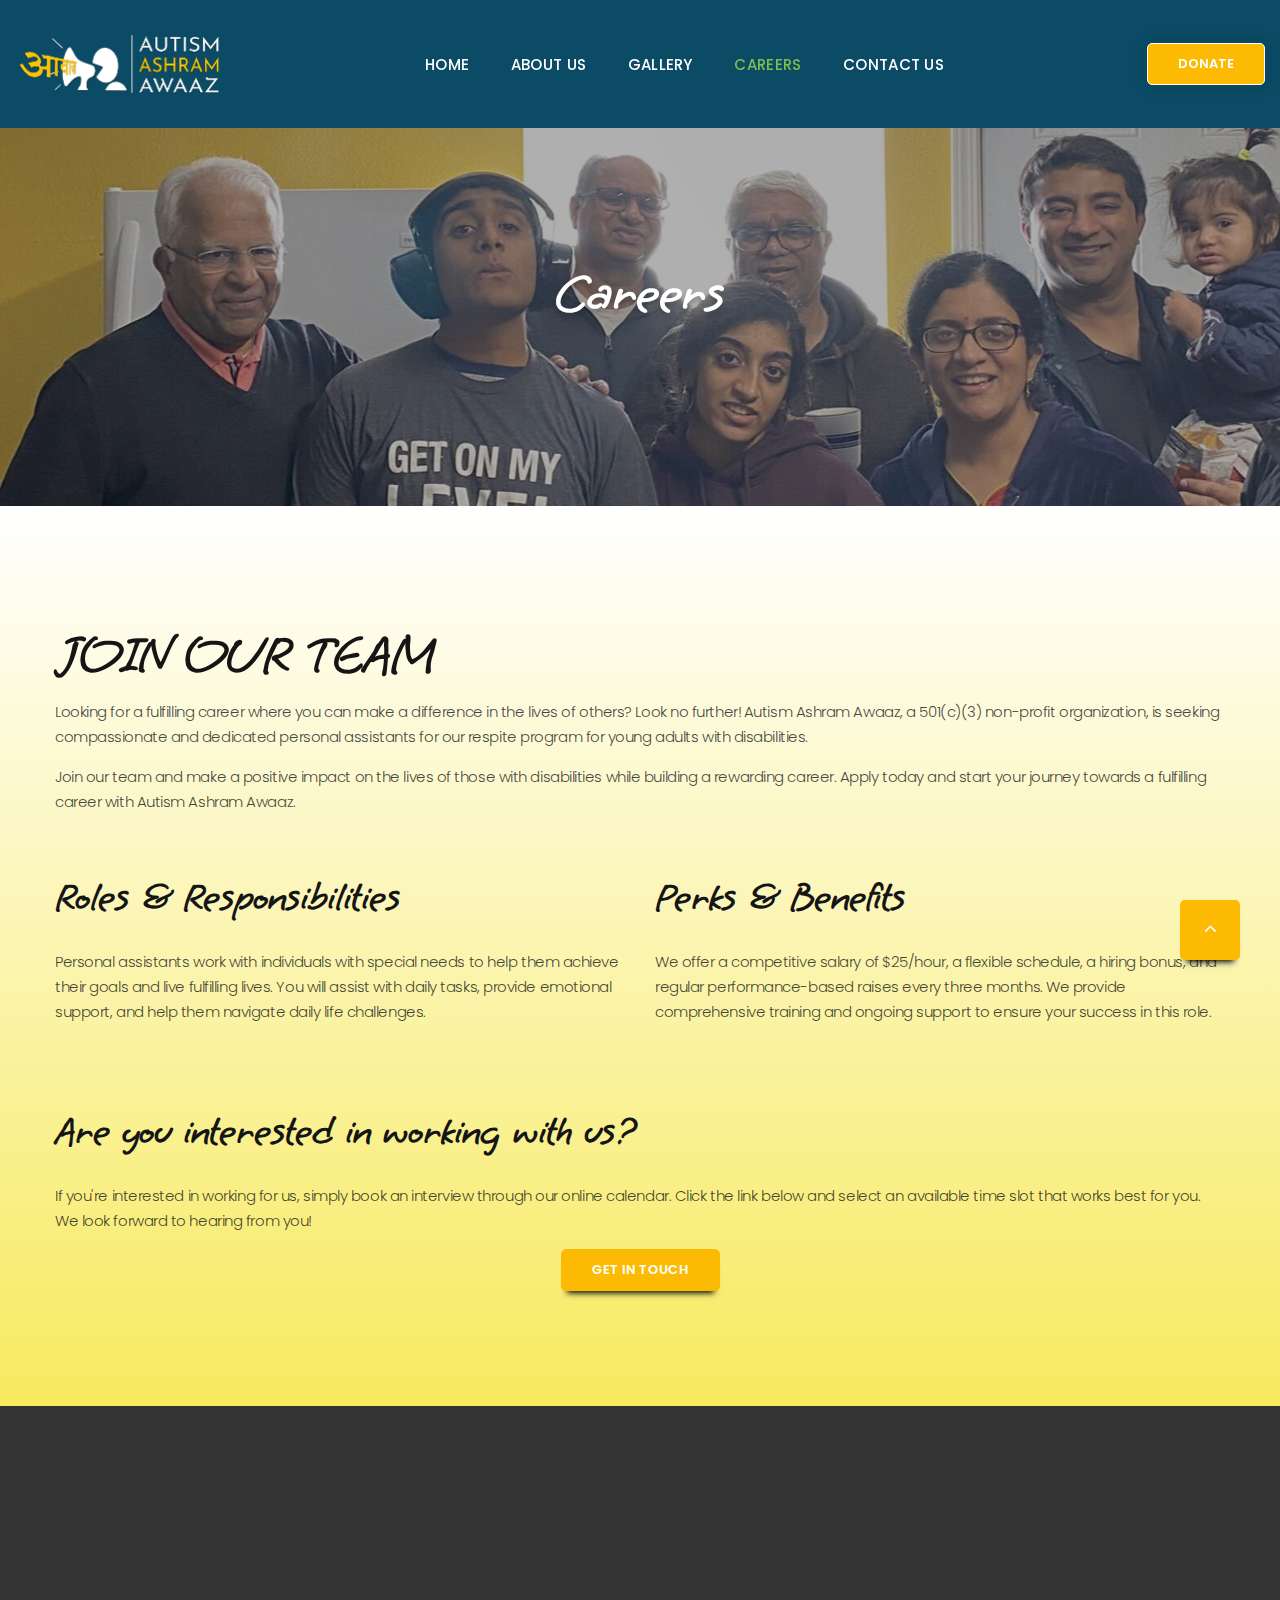
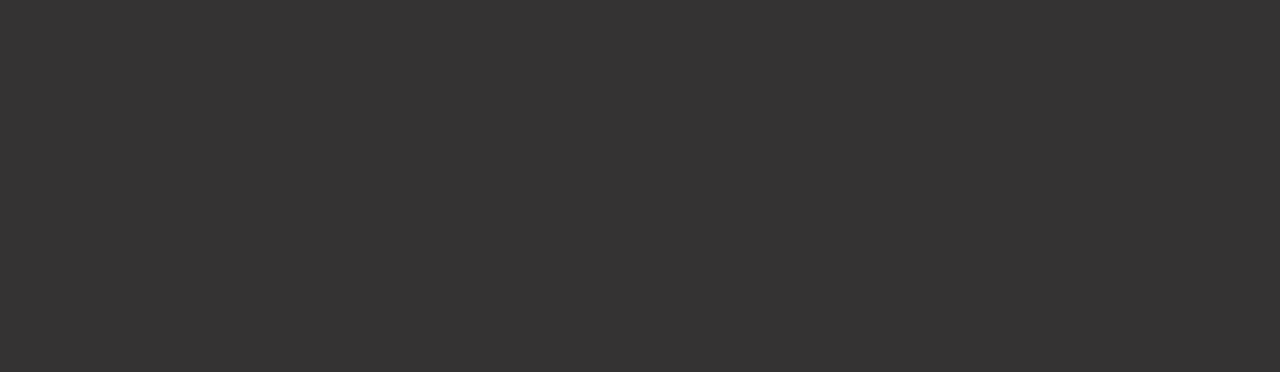
<file: site/careers.html>
<!DOCTYPE html>
<html class="wide wow-animation" lang="en">

<head>
    <title>Autism Ashram Awaaz :: Careers</title>
    <meta charset="utf-8">
    <meta name="viewport" content="width=device-width, height=device-height, initial-scale=1.0">
    <meta http-equiv="X-UA-Compatible" content="IE=edge">
    <link rel="icon" href="images/favicon.png" type="image/x-icon">
    <link rel="stylesheet" type="text/css"
        href="https://fonts.googleapis.com/css?family=Poppins:300,300i,400,500,600,700,800,900,900i%7CRoboto:400%7CRubik:100,400,700">
    <link rel="stylesheet" type="text/css" href="https://fonts.googleapis.com/css?family=Grape+Nuts">
    <link rel="stylesheet" href="css/bootstrap.css">
    <link rel="stylesheet" href="css/fonts.css">
    <link rel="stylesheet" href="css/style.css">
    <link rel="stylesheet" href="css/aaascv.css">
    <style>
        .ie-panel {
            display: none;
            background: #212121;
            padding: 10px 0;
            box-shadow: 3px 3px 5px 0 rgba(0, 0, 0, .3);
            clear: both;
            text-align: center;
            position: relative;
            z-index: 1;
        }

        html.ie-10 .ie-panel,
        html.lt-ie-10 .ie-panel {
            display: block;
        }
    </style>
</head>

<body>
    <div class="ie-panel"><a href="http://windows.microsoft.com/en-US/internet-explorer/"><img
                src="images/ie8-panel/warning_bar_0000_us.jpg" height="42" width="820"
                alt="You are using an outdated browser. For a faster, safer browsing experience, upgrade for free today."></a>
    </div>
    <div class="preloader">
        <div class="preloader-body">
            <div class="cssload-container">
                <div class="cssload-speeding-wheel"></div>
            </div>
            <p>Loading...</p>
        </div>
    </div>
    <div class="page">
        <!-- Page Header-->
        <header class="section page-header">
            <!-- RD Navbar-->
            <div class="rd-navbar-wrap">
                <nav class="rd-navbar rd-navbar-classic" data-layout="rd-navbar-fixed" data-sm-layout="rd-navbar-fixed"
                    data-md-layout="rd-navbar-fixed" data-md-device-layout="rd-navbar-fixed"
                    data-lg-layout="rd-navbar-static" data-lg-device-layout="rd-navbar-static"
                    data-xl-layout="rd-navbar-static" data-xl-device-layout="rd-navbar-static"
                    data-xxl-layout="rd-navbar-static" data-xxl-device-layout="rd-navbar-static"
                    data-lg-stick-up-offset="46px" data-xl-stick-up-offset="46px" data-xxl-stick-up-offset="46px"
                    data-lg-stick-up="true" data-xl-stick-up="true" data-xxl-stick-up="true">
                    <div class="rd-navbar-main-outer">
                        <div class="rd-navbar-main">
                            <!-- RD Navbar Panel-->
                            <div class="rd-navbar-panel">
                                <!-- RD Navbar Toggle-->
                                <button class="rd-navbar-toggle"
                                    data-rd-navbar-toggle=".rd-navbar-nav-wrap"><span></span></button>
                                <!-- RD Navbar Brand-->
                                <div class="rd-navbar-brand"><a href="index.html"><img class="brand-logo-light"
                                            src="images/logo-inverse-415x103.png" alt="" width="207" height="51" /></a>
                                </div>
                            </div>
                            <div class="rd-navbar-main-element">
                                <div class="rd-navbar-nav-wrap">
                                    <!-- RD Navbar Nav-->
                                    <ul class="rd-navbar-nav">
                                        <li class="rd-nav-item"><a class="rd-nav-link" href="index.html">Home</a>
                                        </li>
                                        <li class="rd-nav-item"><a class="rd-nav-link" href="about-us.html">About
                                                Us</a>
                                        </li>
                                        <li class="rd-nav-item"><a class="rd-nav-link" href="gallery.html">Gallery</a>
                                        </li>
                                        <li class="rd-nav-item active"><a class="rd-nav-link"
                                                href="careers.html">Careers</a>
                                        </li>
                                        <li class="rd-nav-item"><a class="rd-nav-link" href="contacts.html">Contact
                                                Us</a>
                                        </li>
                                    </ul><a class="button button-primary button-sm" href="donations.html">Donate</a>
                                </div>
                            </div><a class="button button-primary button-sm donate-button"
                                href="donations.html">Donate</a>
                        </div>
                    </div>
                </nav>
            </div>
        </header>

        <section class="parallax-container" data-parallax-img="images/bg-breadcrumbs-donations.jpg">
            <div class="parallax-content breadcrumbs-custom context-dark">
                <div class="container">
                    <div class="row justify-content-center">
                        <div class="col-12 col-lg-9">
                            <h2 class="breadcrumbs-custom-title handwritten">Careers</h2>
                        </div>
                    </div>
                </div>
            </div>
        </section>

        <section class="section section-lg bg-default sgd-bg-yellow-2">
            <div class="container">
                <div class="row">
                    <div class="col-lg-12">
                        <h2 class="handwritten">Join our team</h2>
                        <p>Looking for a fulfilling career where you can make a difference in the lives of others? Look
                            no
                            further! Autism Ashram Awaaz, a 501(c)(3) non-profit organization, is seeking compassionate
                            and dedicated personal assistants for our respite program for young adults with
                            disabilities.</p>
                        <p>Join our team and make a positive impact on the lives of those with disabilities while
                            building
                            a rewarding career. Apply today and start your journey towards a fulfilling career with
                            Autism
                            Ashram Awaaz.</p>
                    </div>
                </div>
                <div class="row">
                    <div class="col-lg-6">
                        <h3 class="handwritten">Roles & Responsibilities</h3>
                        <p>Personal assistants work with individuals
                            with special needs to help them achieve their
                            goals and live fulfilling lives. You will assist
                            with daily tasks, provide emotional support,
                            and help them navigate daily life challenges.</p>
                    </div>
                    <div class="col-lg-6">
                        <h3 class="handwritten">Perks & Benefits</h3>
                        <p>We offer a competitive salary of $25/hour, a
                            flexible schedule, a hiring bonus, and regular
                            performance-based raises every three
                            months. We provide comprehensive training
                            and ongoing support to ensure your success
                            in this role.</p>
                    </div>
                </div>
                <div class="row">
                    <div class="col-lg-12">
                        <h3 class="handwritten mt-4">Are you interested in working with us?</h3>
                        <p> If you're interested in working for us, simply
                            book an interview through our online
                            calendar. Click the link below and select an
                            available time slot that works best for you.
                            We look forward to hearing from you!</p>
                        <div class="d-flex justify-content-center">
                            <a href="contacts.html" class="button button-primary button-sm mt-3">Get in touch</a>
                        </div>
                    </div>
                </div>
            </div>
    </div>
    </section>


    <footer class="section footer-minimal context-dark">
        <div class="container wow-outer">
            <div class="wow fadeIn">
                <div class="row row-50 row-lg-60">
                    <div class="col-12"><a href="index.html"><img src="images/logo-inverse-415x103.png" alt=""
                                width="207" height="51" /></a></div>
                    <div class="col-12">
                        <ul class="footer-minimal-nav">
                            <li><a href="index.html">Home</a></li>
                            <li><a href="about-us.html">About Us</a></li>
                            <li><a href="gallery.html">Gallery</a></li>
                            <li><a href="careers.html">Careers</a></li>
                            <li><a href="contacts.html">Contact Us</a></li>
                        </ul>
                    </div>
                    <div class="col-12">
                        <ul class="social-list">
                            <li><a class="icon icon-sm icon-circle icon-circle-md icon-bg-white fa-facebook"
                                    href="#"></a></li>
                            <li><a class="icon icon-sm icon-circle icon-circle-md icon-bg-white fa-instagram"
                                    href="https://www.instagram.com/autismashramawaaz/"></a></li>
                            <li><a class="icon icon-sm icon-circle icon-circle-md icon-bg-white fa-twitter"
                                    href="#"></a></li>
                            <li><a class="icon icon-sm icon-circle icon-circle-md icon-bg-white fa-youtube-play"
                                    href="#"></a></li>
                            <li><a class="icon icon-sm icon-circle icon-circle-md icon-bg-white fa-pinterest-p"
                                    href="https://www.pinterest.com/autismashramawaaz/"></a></li>
                        </ul>
                    </div>
                </div>
                <p class="rights"><span>&copy;&nbsp;</span><span
                        class="copyright-year"></span><span>&nbsp;</span><span>.&nbsp;</span><span>All Rights
                        Reserved.</span></p>
            </div>
        </div>
    </footer>
    </div>
    <div class="snackbars" id="form-output-global"></div>
    <script src="js/core.min.js"></script>
    <script src="js/script.js"></script>
</body>

</html>
</file>
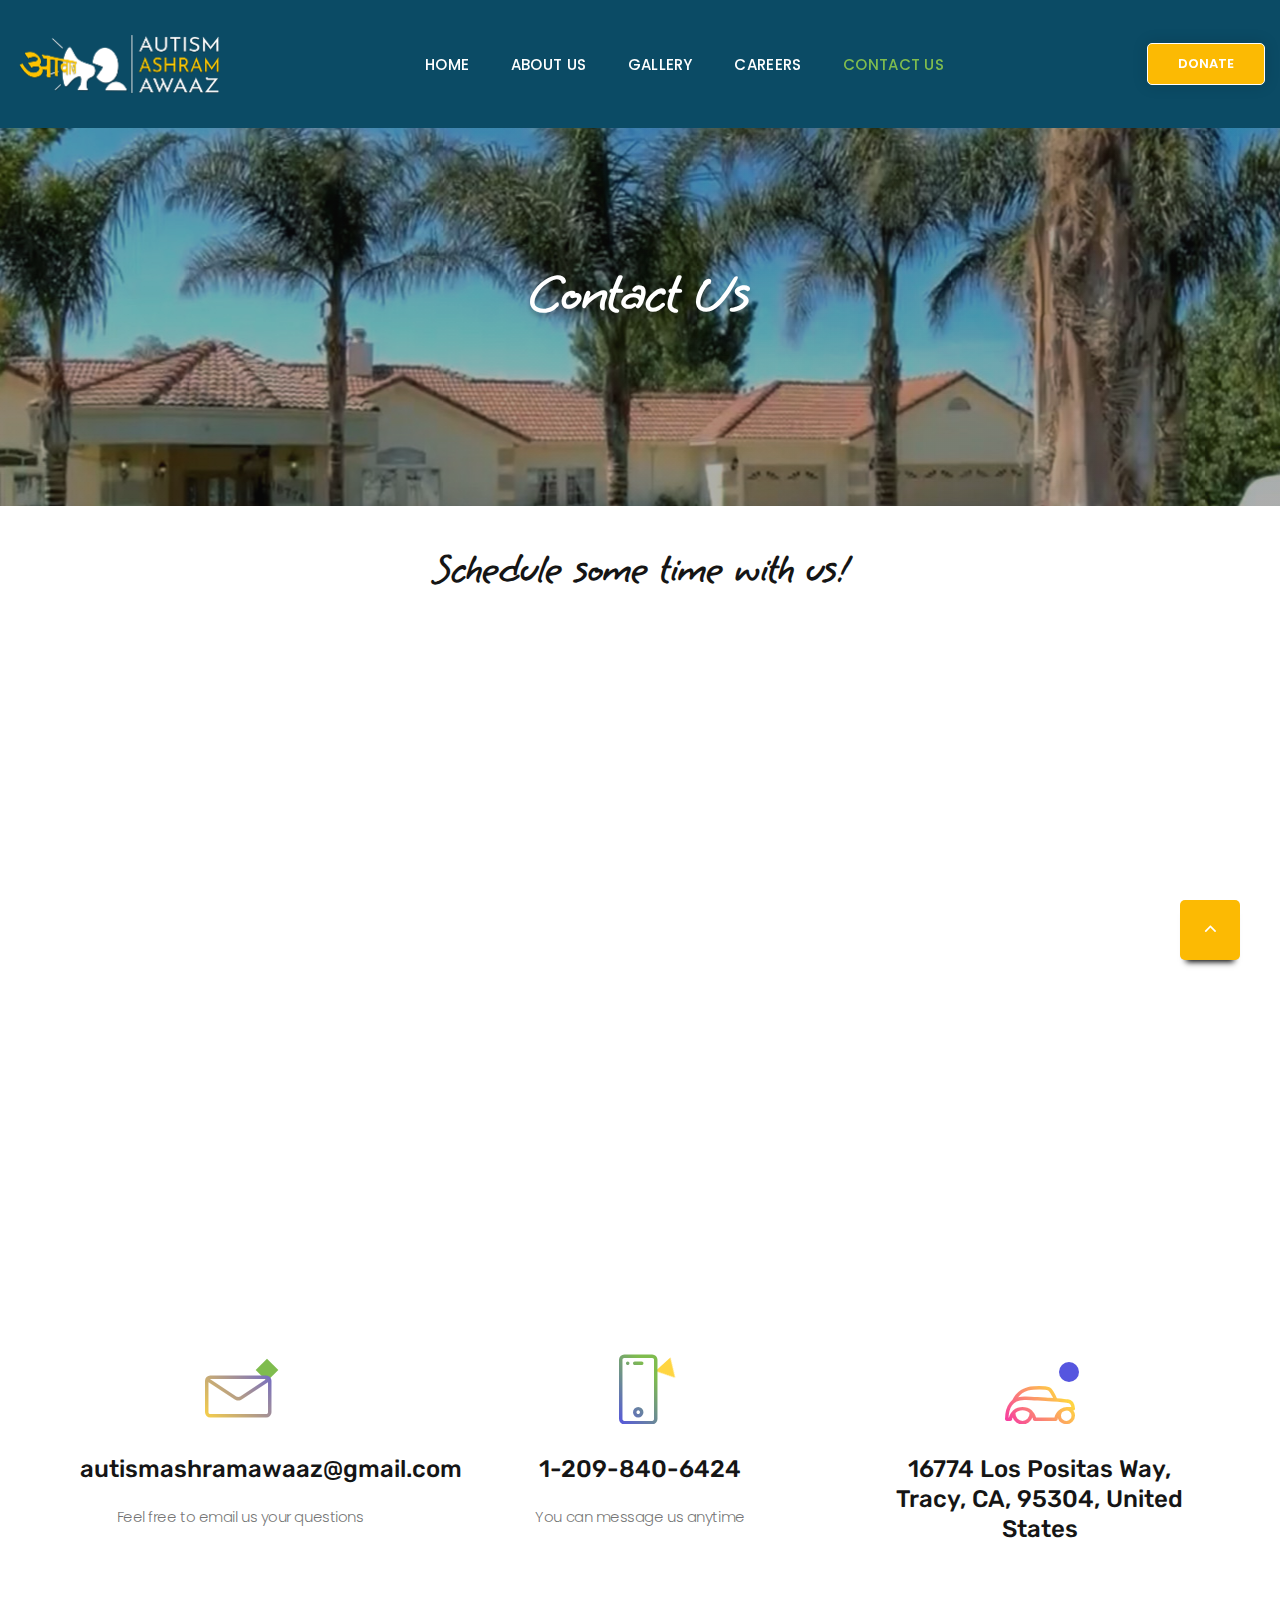
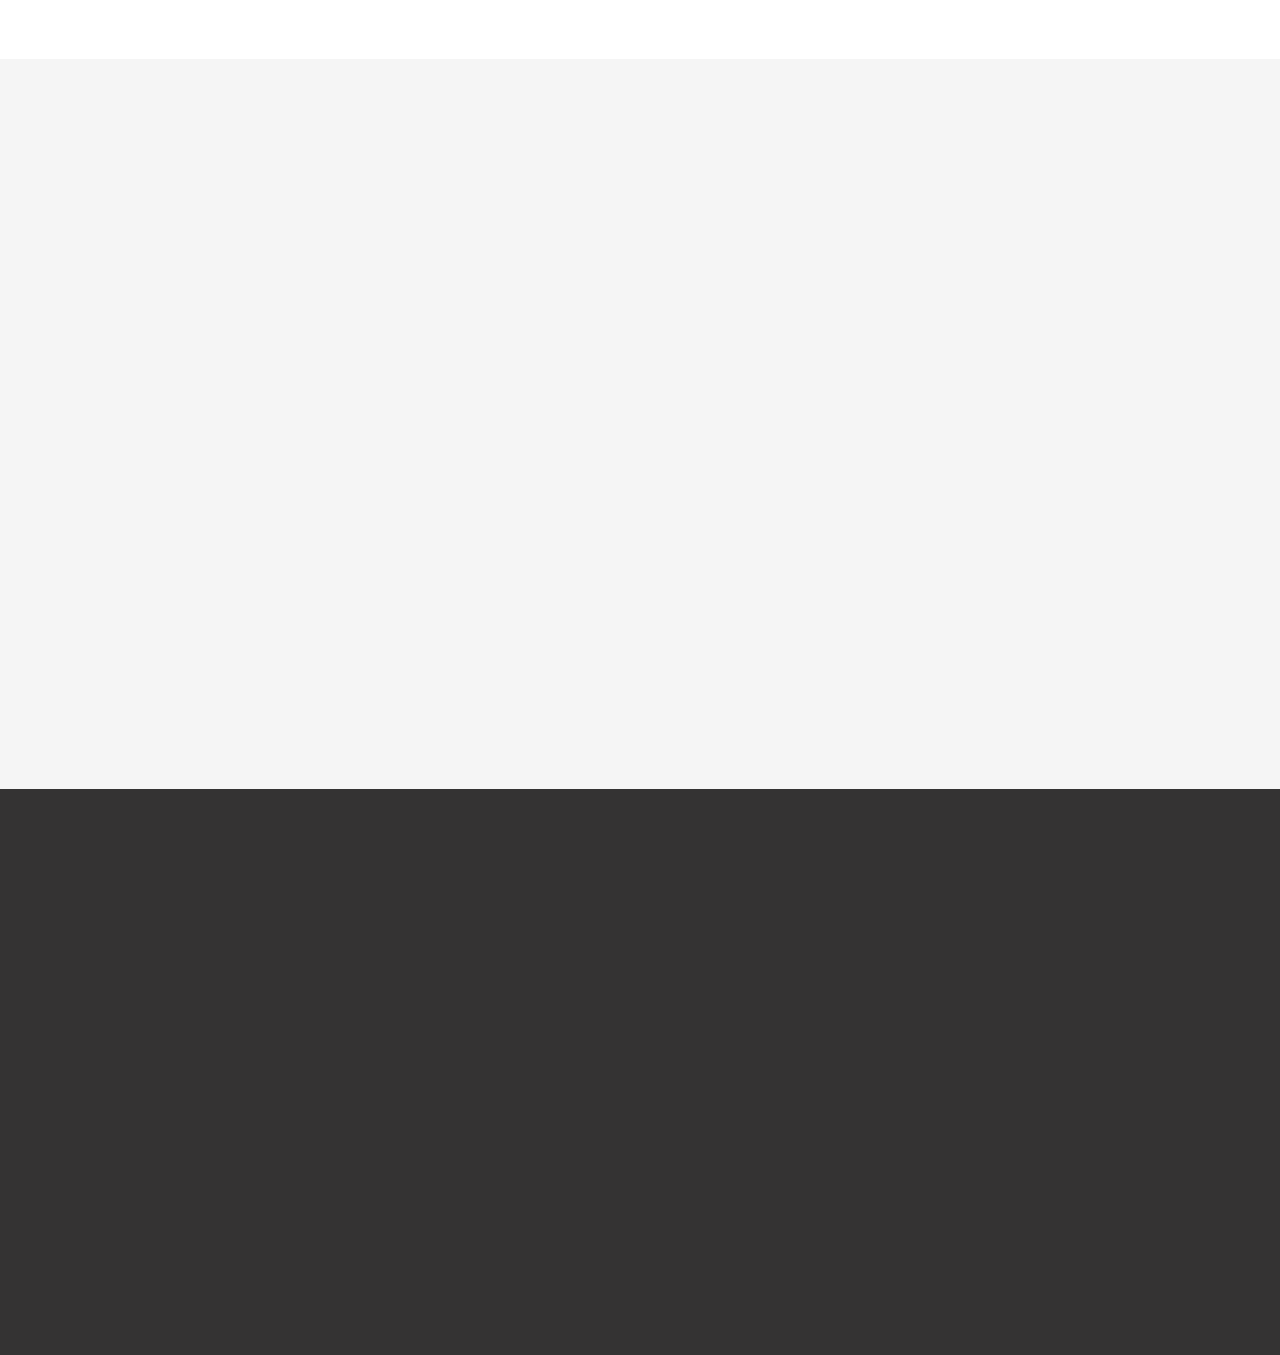
<file: site/contacts.html>
<!DOCTYPE html>
<html class="wide wow-animation" lang="en">
  <head>
    <title>Autism Ashram Awaaz :: Contact Us</title>
    <meta charset="utf-8">
    <meta name="viewport" content="width=device-width, height=device-height, initial-scale=1.0">
    <meta http-equiv="X-UA-Compatible" content="IE=edge">
    <link rel="icon" href="images/favicon.png" type="image/x-icon">
    <link rel="stylesheet" type="text/css" href="https://fonts.googleapis.com/css?family=Poppins:300,300i,400,500,600,700,800,900,900i%7CRoboto:400%7CRubik:100,400,700">
    <link rel="stylesheet" type="text/css" href="https://fonts.googleapis.com/css?family=Grape+Nuts">
    <link rel="stylesheet" href="css/bootstrap.css">
    <link rel="stylesheet" href="css/fonts.css">
    <link rel="stylesheet" href="css/style.css">
    <link rel="stylesheet" href="css/aaascv.css">
    <style>.ie-panel{display: none;background: #212121;padding: 10px 0;box-shadow: 3px 3px 5px 0 rgba(0,0,0,.3);clear: both;text-align:center;position: relative;z-index: 1;} html.ie-10 .ie-panel, html.lt-ie-10 .ie-panel {display: block;}</style>
  </head>
  <body>
    <div class="ie-panel"><a href="http://windows.microsoft.com/en-US/internet-explorer/"><img src="images/ie8-panel/warning_bar_0000_us.jpg" height="42" width="820" alt="You are using an outdated browser. For a faster, safer browsing experience, upgrade for free today."></a></div>
    <div class="preloader">
      <div class="preloader-body">
        <div class="cssload-container">
          <div class="cssload-speeding-wheel"></div>
        </div>
        <p>Loading...</p>
      </div>
    </div>
    <div class="page">
      <!-- Page Header-->
      <header class="section page-header">
        <!-- RD Navbar-->
        <div class="rd-navbar-wrap">
          <nav class="rd-navbar rd-navbar-classic" data-layout="rd-navbar-fixed" data-sm-layout="rd-navbar-fixed" data-md-layout="rd-navbar-fixed" data-md-device-layout="rd-navbar-fixed" data-lg-layout="rd-navbar-static" data-lg-device-layout="rd-navbar-static" data-xl-layout="rd-navbar-static" data-xl-device-layout="rd-navbar-static" data-xxl-layout="rd-navbar-static" data-xxl-device-layout="rd-navbar-static" data-lg-stick-up-offset="46px" data-xl-stick-up-offset="46px" data-xxl-stick-up-offset="46px" data-lg-stick-up="true" data-xl-stick-up="true" data-xxl-stick-up="true">
            <div class="rd-navbar-main-outer">
              <div class="rd-navbar-main">
                <!-- RD Navbar Panel-->
                <div class="rd-navbar-panel">
                  <!-- RD Navbar Toggle-->
                  <button class="rd-navbar-toggle" data-rd-navbar-toggle=".rd-navbar-nav-wrap"><span></span></button>
                  <!-- RD Navbar Brand-->
                  <div class="rd-navbar-brand"><a href="index.html"><img class="brand-logo-light" src="images/logo-inverse-415x103.png" alt="" width="207" height="51"/></a></div>
                </div>
                <div class="rd-navbar-main-element">
                  <div class="rd-navbar-nav-wrap">
                    <!-- RD Navbar Nav-->
                    <ul class="rd-navbar-nav">
                      <li class="rd-nav-item"><a class="rd-nav-link" href="index.html">Home</a>
                      </li>
                      <li class="rd-nav-item"><a class="rd-nav-link" href="about-us.html">About Us</a>
                      </li>
                      <li class="rd-nav-item"><a class="rd-nav-link" href="gallery.html">Gallery</a>
                      </li>
                      <li class="rd-nav-item"><a class="rd-nav-link" href="careers.html">Careers</a></li>
                      <li class="rd-nav-item active"><a class="rd-nav-link" href="contacts.html">Contact Us</a>
                      </li>
                    </ul><a class="button button-primary button-sm" href="donations.html">Donate</a>
                  </div>
                </div><a class="button button-primary button-sm donate-button" href="donations.html">Donate</a>
              </div>
            </div>
          </nav>
        </div>
      </header>
      <section class="parallax-container" data-parallax-img="images/bg-breadcrumbs-contacts.jpg">
        <div class="parallax-content breadcrumbs-custom context-dark">
          <div class="container">
            <div class="row justify-content-center">
              <div class="col-12 col-lg-9">
                <h2 class="breadcrumbs-custom-title handwritten">Contact Us</h2>
              </div>
            </div>
          </div>
        </div>
      </section>
      <div style="padding-top: 40px;"></div>
      <section class="section text-center bg-default">
        <div class="container">
          <h3 class="handwritten">Schedule some time with us!</h3>
          <iframe src="https://calendly.com/autismashramawaaz/discovery-session-with-awaaz-team" width="100%" height="750" scrolling="no" frameborder="0"></iframe>
        </div>
      </section>
      <section class="section section-lg text-center bg-default">
        <div class="container">
          <div class="row row-50">
            <div class="col-md-6 col-lg-4">
              <div class="box-icon-classic">
                <div class="box-icon-inner decorate-rectangle decorate-color-primary"><span class="icon-xl linearicons-envelope icon-gradient-3"></span></div>
                <div class="box-icon-caption">
                  <h4><a href="mailto:autismashramawaaz@gmail.com">autismashramawaaz@gmail.com</a></h4>
                  <p>Feel free to email us your questions</p>
                </div>
              </div>
            </div>
            <div class="col-md-6 col-lg-4">
              <div class="box-icon-classic">
                <div class="box-icon-inner decorate-triangle decorate-color-secondary"><span class="icon-xl linearicons-phone icon-gradient-1"></span></div>
                <div class="box-icon-caption">
                  <h4><a href="tel:12098406424">1-209-840-6424</a></h4>
                  <p>You can message us anytime</p>
                </div>
              </div>
            </div>
            <div class="col-md-6 col-lg-4">
              <div class="box-icon-classic">
                <div class="box-icon-inner decorate-circle decorate-color-secondary-2"><span class="icon-xl linearicons-car icon-gradient-2"></span></div>
                <div class="box-icon-caption">
                  <h4><a href="#">16774 Los Positas Way, Tracy, CA, 95304, United States</a></h4>
                </div>
              </div>
            </div>
          </div>
        </div>
      </section>
      <!-- Contact us-->
      <section class="section section-lg bg-gray-1 text-center">
        <div class="container">
          <div class="row justify-content-md-center">
            <div class="col-md-10">

              <div class="mapouter">
                <div class="gmap_canvas">
                  <iframe width="1024" height="500" id="gmap_canvas" src="https://maps.google.com/maps?q=16774%20Los%20Positas%20Way,%20Tracy,%20CA%2095304&t=&z=13&ie=UTF8&iwloc=&output=embed" frameborder="0" scrolling="no" marginheight="0" marginwidth="0"></iframe>
                  <style>.mapouter{position:relative;text-align:right;height:500px;width:1024px;}</style>
                  <style>.gmap_canvas {overflow:hidden;background:none!important;height:500px;width:1024px;}</style>
                </div>
              </div>

              <!-- <h3 class="handwritten">Get in Touch</h3>
              <form class="rd-form rd-mailform" data-form-output="form-output-global" data-form-type="contact" method="post" action="bat/rd-mailform.php">
                <div class="form-wrap">
                  <input class="form-input" id="contact-name" type="text" name="name" data-constraints="@Required">
                  <label class="form-label" for="contact-name">Your Name</label>
                </div>
                <div class="form-wrap">
                  <input class="form-input" id="contact-email" type="email" name="email" data-constraints="@Email @Required">
                  <label class="form-label" for="contact-email">E-mail</label>
                </div>
                <div class="form-wrap">
                  <input class="form-input" id="contact-phone" type="text" name="phone" data-constraints="@Numeric">
                  <label class="form-label" for="contact-phone">Phone</label>
                </div>
                <div class="form-wrap">
                  <label class="form-label" for="contact-message"> Message</label>
                  <textarea class="form-input" id="contact-message" name="message" data-constraints="@Required"></textarea>
                </div>
                <div class="row justify-content-center">
                  <div class="col-12 col-sm-7 col-lg-5">
                    <button class="button button-block button-lg button-primary" type="submit">Send</button>
                  </div>
                </div>
              </form> -->


            </div>
          </div>
        </div>
      </section>
      <!-- Page Footer-->
      <footer class="section footer-minimal context-dark">
        <div class="container wow-outer">
          <div class="wow fadeIn">
            <div class="row row-50 row-lg-60">
              <div class="col-12"><a href="index.html"><img src="images/logo-inverse-415x103.png" alt="" width="207" height="51"/></a></div>
              <div class="col-12">
                <ul class="footer-minimal-nav">
                  <li><a href="index.html">Home</a></li>
                  <li><a href="about-us.html">About Us</a></li>
                  <li><a href="gallery.html">Gallery</a></li>
                  <li><a href="careers.html">Careers</a></li>
                  <li><a href="contacts.html">Contact Us</a></li>
                </ul>
              </div>
              <div class="col-12">
                <ul class="social-list">
                  <li><a class="icon icon-sm icon-circle icon-circle-md icon-bg-white fa-facebook" href="#"></a></li>
                  <li><a class="icon icon-sm icon-circle icon-circle-md icon-bg-white fa-instagram" href="https://www.instagram.com/autismashramawaaz/"></a></li>
                  <li><a class="icon icon-sm icon-circle icon-circle-md icon-bg-white fa-twitter" href="#"></a></li>
                  <li><a class="icon icon-sm icon-circle icon-circle-md icon-bg-white fa-youtube-play" href="#"></a></li>
                  <li><a class="icon icon-sm icon-circle icon-circle-md icon-bg-white fa-pinterest-p" href="https://www.pinterest.com/autismashramawaaz/"></a></li>
                </ul>
              </div>
            </div>
            <p class="rights"><span>&copy;&nbsp;</span><span class="copyright-year"></span><span>&nbsp;</span><span>.&nbsp;</span><span>All Rights Reserved, 2022</span></p>
          </div>
        </div>
      </footer>
    </div>
    <div class="snackbars" id="form-output-global"></div>
    <script src="js/core.min.js"></script>
    <script src="js/script.js"></script>
  </body>
</html>
</file>
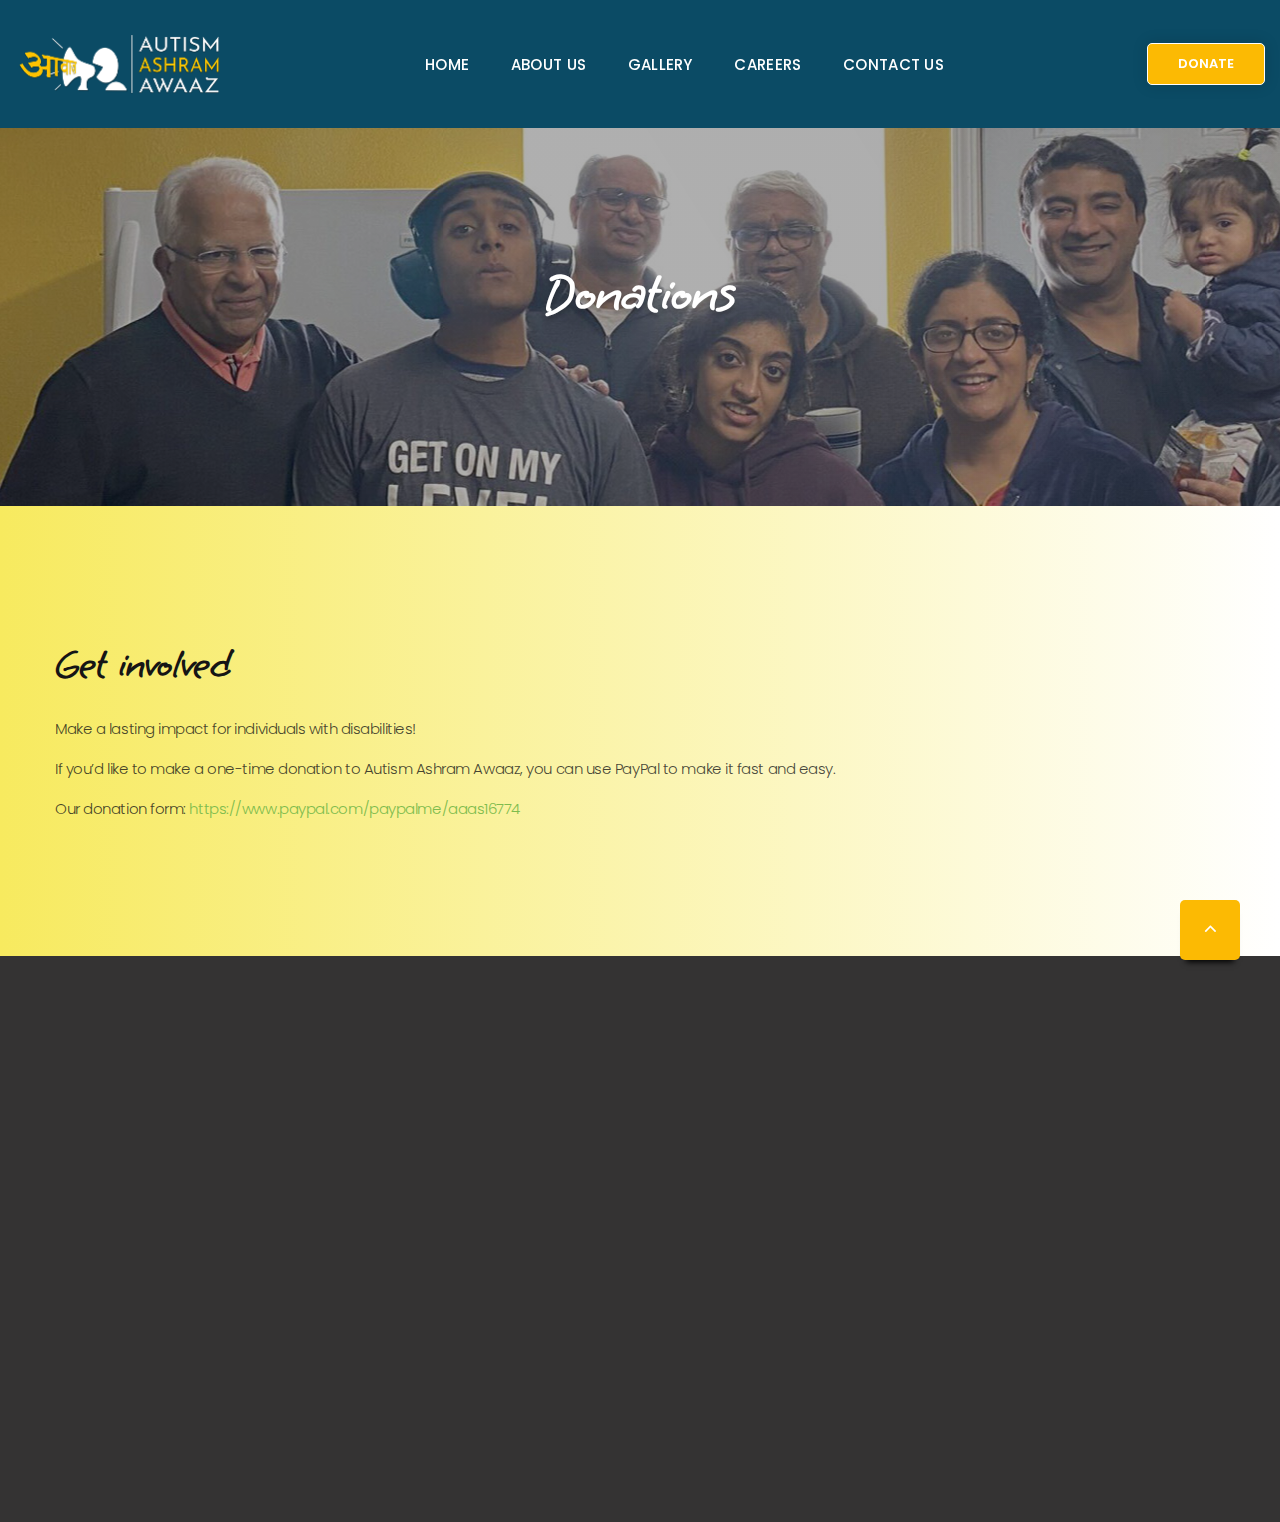
<file: site/donations.html>
<!DOCTYPE html>
<html class="wide wow-animation" lang="en">
  <head>
    <title>Autism Ashram Awaaz :: Donate</title>
    <meta charset="utf-8">
    <meta name="viewport" content="width=device-width, height=device-height, initial-scale=1.0">
    <meta http-equiv="X-UA-Compatible" content="IE=edge">
    <link rel="icon" href="images/favicon.png" type="image/x-icon">
    <link rel="stylesheet" type="text/css" href="https://fonts.googleapis.com/css?family=Poppins:300,300i,400,500,600,700,800,900,900i%7CRoboto:400%7CRubik:100,400,700">
    <link rel="stylesheet" type="text/css" href="https://fonts.googleapis.com/css?family=Grape+Nuts">
    <link rel="stylesheet" href="css/bootstrap.css">
    <link rel="stylesheet" href="css/fonts.css">
    <link rel="stylesheet" href="css/style.css">
    <link rel="stylesheet" href="css/aaascv.css">
    <style>.ie-panel{display: none;background: #212121;padding: 10px 0;box-shadow: 3px 3px 5px 0 rgba(0,0,0,.3);clear: both;text-align:center;position: relative;z-index: 1;} html.ie-10 .ie-panel, html.lt-ie-10 .ie-panel {display: block;}</style>
  </head>
  <body>
    <div class="ie-panel"><a href="http://windows.microsoft.com/en-US/internet-explorer/"><img src="images/ie8-panel/warning_bar_0000_us.jpg" height="42" width="820" alt="You are using an outdated browser. For a faster, safer browsing experience, upgrade for free today."></a></div>
    <div class="preloader">
      <div class="preloader-body">
        <div class="cssload-container">
          <div class="cssload-speeding-wheel"></div>
        </div>
        <p>Loading...</p>
      </div>
    </div>
    <div class="page">
      <!-- Page Header-->
      <header class="section page-header">
        <!-- RD Navbar-->
        <div class="rd-navbar-wrap">
          <nav class="rd-navbar rd-navbar-classic" data-layout="rd-navbar-fixed" data-sm-layout="rd-navbar-fixed" data-md-layout="rd-navbar-fixed" data-md-device-layout="rd-navbar-fixed" data-lg-layout="rd-navbar-static" data-lg-device-layout="rd-navbar-static" data-xl-layout="rd-navbar-static" data-xl-device-layout="rd-navbar-static" data-xxl-layout="rd-navbar-static" data-xxl-device-layout="rd-navbar-static" data-lg-stick-up-offset="46px" data-xl-stick-up-offset="46px" data-xxl-stick-up-offset="46px" data-lg-stick-up="true" data-xl-stick-up="true" data-xxl-stick-up="true">
            <div class="rd-navbar-main-outer">
              <div class="rd-navbar-main">
                <!-- RD Navbar Panel-->
                <div class="rd-navbar-panel">
                  <!-- RD Navbar Toggle-->
                  <button class="rd-navbar-toggle" data-rd-navbar-toggle=".rd-navbar-nav-wrap"><span></span></button>
                  <!-- RD Navbar Brand-->
                  <div class="rd-navbar-brand"><a href="index.html"><img class="brand-logo-light" src="images/logo-inverse-415x103.png" alt="" width="207" height="51"/></a></div>
                </div>
                <div class="rd-navbar-main-element">
                  <div class="rd-navbar-nav-wrap">
                    <!-- RD Navbar Nav-->
                    <ul class="rd-navbar-nav">
                      <li class="rd-nav-item"><a class="rd-nav-link" href="index.html">Home</a>
                      </li>
                      <li class="rd-nav-item"><a class="rd-nav-link" href="about-us.html">About Us</a>
                      </li>
                      <li class="rd-nav-item"><a class="rd-nav-link" href="gallery.html">Gallery</a>
                      </li>
                      <li class="rd-nav-item"><a class="rd-nav-link" href="careers.html">Careers</a></li>
                      <li class="rd-nav-item"><a class="rd-nav-link" href="contacts.html">Contact Us</a>
                      </li>
                    </ul><a class="button button-primary button-sm" href="donations.html">Donate</a>
                  </div>
                </div><a class="button button-primary button-sm donate-button" href="donations.html">Donate</a>
              </div>
            </div>
          </nav>
        </div>
      </header>
      <section class="parallax-container" data-parallax-img="images/bg-breadcrumbs-donations.jpg">
        <div class="parallax-content breadcrumbs-custom context-dark">
          <div class="container">
            <div class="row justify-content-center">
              <div class="col-12 col-lg-9">
                <h2 class="breadcrumbs-custom-title handwritten">Donations</h2>
              </div>
            </div>
          </div>
        </div>
      </section>

      <section class="section section-xl sgd-bg-yellow">
        <div class="container">
          <div class="row">
            <div class="col-lg-10">
              <h3 class="handwritten">Get involved</h3>
              <p>Make a lasting impact for individuals with disabilities!</p>
              <p>If you’d like to make a one-time donation to Autism Ashram Awaaz, you can use PayPal to make it fast and easy.</p>
              <p>Our donation form: <a href="https://www.paypal.com/paypalme/aaas16774">https://www.paypal.com/paypalme/aaas16774</a></p>
            </div>
          </div>
        </div>
      </section>

      <!-- Page Footer-->
      <footer class="section footer-minimal context-dark">
        <div class="container wow-outer">
          <div class="wow fadeIn">
            <div class="row row-50 row-lg-60">
              <div class="col-12"><a href="index.html"><img src="images/logo-inverse-415x103.png" alt="" width="207" height="51"/></a></div>
              <div class="col-12">
                <ul class="footer-minimal-nav">
                  <li><a href="index.html">Home</a></li>
                  <li><a href="about-us.html">About Us</a></li>
                  <li><a href="gallery.html">Gallery</a></li>
                  <li><a href="careers.html">Careers</a></li>
                  <li><a href="contacts.html">Contact Us</a></li>
                </ul>
              </div>
              <div class="col-12">
                <ul class="social-list">
                  <li><a class="icon icon-sm icon-circle icon-circle-md icon-bg-white fa-facebook" href="#"></a></li>
                  <li><a class="icon icon-sm icon-circle icon-circle-md icon-bg-white fa-instagram" href="https://www.instagram.com/autismashramawaaz/"></a></li>
                  <li><a class="icon icon-sm icon-circle icon-circle-md icon-bg-white fa-twitter" href="#"></a></li>
                  <li><a class="icon icon-sm icon-circle icon-circle-md icon-bg-white fa-youtube-play" href="#"></a></li>
                  <li><a class="icon icon-sm icon-circle icon-circle-md icon-bg-white fa-pinterest-p" href="https://www.pinterest.com/autismashramawaaz/"></a></li>
                </ul>
              </div>
            </div>
            <p class="rights"><span>&copy;&nbsp;</span><span class="copyright-year"></span><span>&nbsp;</span><span>.&nbsp;</span><span>All Rights Reserved.</span></p>
          </div>
        </div>
      </footer>
    </div>
    <div class="snackbars" id="form-output-global"></div>
    <script src="js/core.min.js"></script>
    <script src="js/script.js"></script>
  </body>
</html>
</file>
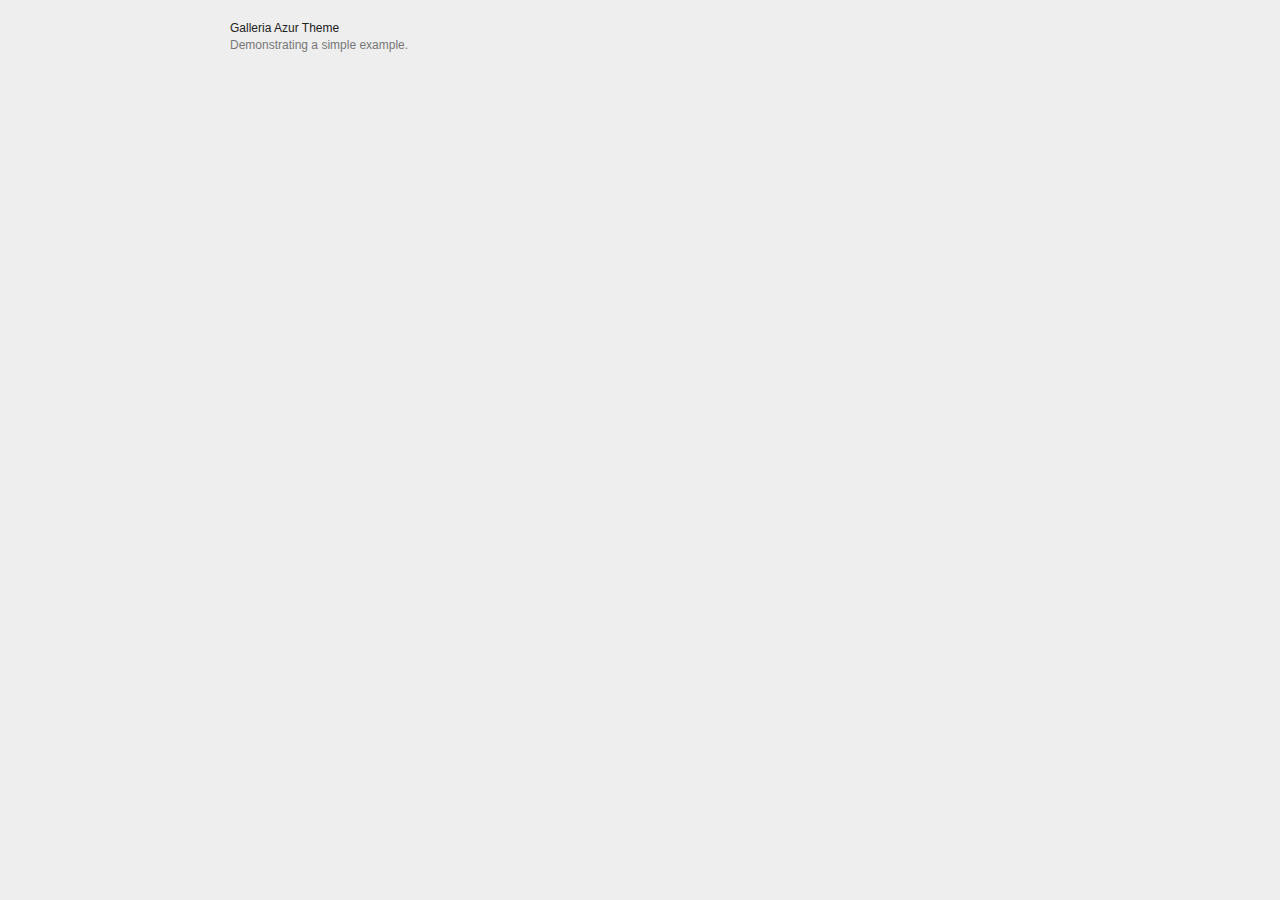
<file: site/js/galleria-1.6.1/themes/azur/demo-retina.html>
<!DOCTYPE html>
<html lang="en">
    <head>
        <meta charset="utf-8">
        <meta name="viewport" content="width=device-width,initial-scale=0.3">
        <title>Galleria Azur Theme</title>
        <style>

            /* Demo styles */
            html,body{background:#eee;margin:0;}
            .content{color:#777;font:12px/1.4 "helvetica neue",arial,sans-serif;max-width:820px;margin:20px auto;}
            h1{font-size:12px;font-weight:normal;color:#222;margin:0;}
            p{margin:0 0 20px}
            a {color:#22BCB9;text-decoration:none;}
            .galleria-info-description a { color: #bbb;}
            .cred{margin-top:20px;font-size:11px;}

            /* Gallery measures that will be applied */
            .galleria {
                height:420px;    /* defines a static gallery height */
                max-width:820px; /* defines a responsive width */
            }

        </style>

        <!-- load jQuery -->
        <!-- <script src="https://ajax.googleapis.com/ajax/libs/jquery/3.1.1/jquery.js"></script> -->
        <script src="https://ajax.googleapis.com/ajax/libs/jquery/2.2.4/jquery.js"></script>

        <!-- load Galleria -->
        <script src="../../galleria.js"></script>

    </head>
<body>
    <div class="content">
        <h1>Galleria Azur Theme</h1>
        <p>Demonstrating a simple example.</p>

        <div class="galleria">
            <a href="https://picsum.photos/id/389/1024/768.jpg" data-srcset="https://picsum.photos/id/389/1024/768.jpg 1x, https://picsum.photos/id/389/2048/1536.jpg 2x">
                <img src="https://picsum.photos/id/389/150/100.jpg" srcset="https://picsum.photos/id/389/150/100.jpg 1x, https://picsum.photos/id/389/300/200.jpg 2x"
                     data-big="https://picsum.photos/id/389/1440/1080.jpg" data-bigsrcset="https://picsum.photos/id/389/1440/1080.jpg 1x, https://picsum.photos/id/389/2880/2160.jpg 2x"
                     data-description="by &lt;a href=&quot;https://unsplash.com/photos/bt-Sc22W-BE&quot;&gt;Jake Hills&lt;/a&gt; on &lt;a href=&quot;https://unsplash.com&quot;&gt;Unsplash&lt;/a&gt;"
                     data-title="Footsteps">
            </a>
            <a href="https://picsum.photos/id/675/1024/768.jpg" data-srcset="https://picsum.photos/id/675/1024/768.jpg 1x, https://picsum.photos/id/675/2048/1536.jpg 2x">
                <img src="https://picsum.photos/id/675/150/100.jpg" srcset="https://picsum.photos/id/675/150/100.jpg 1x, https://picsum.photos/id/675/300/200.jpg 2x"
                     data-big="https://picsum.photos/id/675/1440/1080.jpg" data-bigsrcset="https://picsum.photos/id/675/1440/1080.jpg 1x, https://picsum.photos/id/675/2880/2160.jpg 2x"
                     data-description="by &lt;a href=&quot;https://unsplash.com/photos/hBYzBU1xP6s&quot;&gt;Barn Images&lt;/a&gt; on &lt;a href=&quot;https://unsplash.com&quot;&gt;Unsplash&lt;/a&gt;"
                     data-title="Waves washes on beach shore">
            </a>
            <a href="https://picsum.photos/id/525/1024/768.jpg" data-srcset="https://picsum.photos/id/525/1024/768.jpg 1x, https://picsum.photos/id/525/2048/1536.jpg 2x">
                <img src="https://picsum.photos/id/525/150/100.jpg" srcset="https://picsum.photos/id/525/150/100.jpg 1x, https://picsum.photos/id/525/300/200.jpg 2x"
                     data-big="https://picsum.photos/id/525/1440/1080.jpg" data-bigsrcset="https://picsum.photos/id/525/1440/1080.jpg 1x, https://picsum.photos/id/525/2880/2160.jpg 2x"
                     data-description="by &lt;a href=&quot;https://unsplash.com/photos/aViOQZzikVs&quot;&gt;Luca Zanon&lt;/a&gt; on &lt;a href=&quot;https://unsplash.com&quot;&gt;Unsplash&lt;/a&gt;"
                     data-title="Extreme Desert Hike">
            </a>
            <a href="https://picsum.photos/id/349/1024/768.jpg" data-srcset="https://picsum.photos/id/349/1024/768.jpg 1x, https://picsum.photos/id/349/2048/1536.jpg 2x">
                <img src="https://picsum.photos/id/349/150/100.jpg" srcset="https://picsum.photos/id/349/150/100.jpg 1x, https://picsum.photos/id/349/300/200.jpg 2x"
                     data-big="https://picsum.photos/id/349/1440/1080.jpg" data-bigsrcset="https://picsum.photos/id/349/1440/1080.jpg 1x, https://picsum.photos/id/349/2880/2160.jpg 2x"
                     data-description="by &lt;a href=&quot;https://unsplash.com/photos/FmMivfgHCiM&quot;&gt;Caleb George&lt;/a&gt; on &lt;a href=&quot;https://unsplash.com&quot;&gt;Unsplash&lt;/a&gt;"
                     data-title="Man in front of skyline">
            </a>
            <a href="https://picsum.photos/id/120/1024/768.jpg" data-srcset="https://picsum.photos/id/120/1024/768.jpg 1x, https://picsum.photos/id/120/2048/1536.jpg 2x">
                <img src="https://picsum.photos/id/120/150/100.jpg" srcset="https://picsum.photos/id/120/150/100.jpg 1x, https://picsum.photos/id/120/300/200.jpg 2x"
                     data-big="https://picsum.photos/id/120/1440/1080.jpg" data-bigsrcset="https://picsum.photos/id/120/1440/1080.jpg 1x, https://picsum.photos/id/120/2880/2160.jpg 2x"
                     data-description="by &lt;a href=&quot;https://unsplash.com/photos/_DA3D5P71qs&quot;&gt;Guillaume&lt;/a&gt; on &lt;a href=&quot;https://unsplash.com&quot;&gt;Unsplash&lt;/a&gt;"
                     data-title="Milky Way Night Sky">
            </a>
            <a href="https://picsum.photos/id/299/1024/768.jpg" data-srcset="https://picsum.photos/id/299/1024/768.jpg 1x, https://picsum.photos/id/299/2048/1536.jpg 2x">
                <img src="https://picsum.photos/id/299/150/100.jpg" srcset="https://picsum.photos/id/299/150/100.jpg 1x, https://picsum.photos/id/299/300/200.jpg 2x"
                     data-big="https://picsum.photos/id/299/1440/1080.jpg" data-bigsrcset="https://picsum.photos/id/299/1440/1080.jpg 1x, https://picsum.photos/id/299/2880/2160.jpg 2x"
                     data-description="by &lt;a href=&quot;https://unsplash.com/photos/nOhUx3tiaQQ&quot;&gt;Matthew Wiebe&lt;/a&gt; on &lt;a href=&quot;https://unsplash.com&quot;&gt;Unsplash&lt;/a&gt;"
                     data-title="My favorite building in the city">
            </a>
            <a href="https://picsum.photos/id/219/1024/768.jpg" data-srcset="https://picsum.photos/id/219/1024/768.jpg 1x, https://picsum.photos/id/219/2048/1536.jpg 2x">
                <img src="https://picsum.photos/id/219/150/100.jpg" srcset="https://picsum.photos/id/219/150/100.jpg 1x, https://picsum.photos/id/219/300/200.jpg 2x"
                     data-big="https://picsum.photos/id/219/1440/1080.jpg" data-bigsrcset="https://picsum.photos/id/219/1440/1080.jpg 1x, https://picsum.photos/id/219/2880/2160.jpg 2x"
                     data-description="by &lt;a href=&quot;https://unsplash.com/photos/7iB4OZDlRok&quot;&gt;Martyn Seddon&lt;/a&gt; on &lt;a href=&quot;https://unsplash.com&quot;&gt;Unsplash&lt;/a&gt;"
                     data-title="Encounter with a leopard">
            </a>
            <a href="https://picsum.photos/id/856/1024/768.jpg" data-srcset="https://picsum.photos/id/856/1024/768.jpg 1x, https://picsum.photos/id/856/2048/1536.jpg 2x">
                <img src="https://picsum.photos/id/856/150/100.jpg" srcset="https://picsum.photos/id/856/150/100.jpg 1x, https://picsum.photos/id/856/300/200.jpg 2x"
                     data-big="https://picsum.photos/id/856/1440/1080.jpg" data-bigsrcset="https://picsum.photos/id/856/1440/1080.jpg 1x, https://picsum.photos/id/856/2880/2160.jpg 2x"
                     data-description="by &lt;a href=&quot;https://unsplash.com/photos/omKdUQ9R3Zo&quot;&gt;Olu Eletu&lt;/a&gt; on &lt;a href=&quot;https://unsplash.com&quot;&gt;Unsplash&lt;/a&gt;"
                     data-title="Elegant man with hot coffee">
            </a>
            <a href="https://picsum.photos/id/531/1024/768.jpg" data-srcset="https://picsum.photos/id/531/1024/768.jpg 1x, https://picsum.photos/id/531/2048/1536.jpg 2x">
                <img src="https://picsum.photos/id/531/150/100.jpg" srcset="https://picsum.photos/id/531/150/100.jpg 1x, https://picsum.photos/id/531/300/200.jpg 2x"
                     data-big="https://picsum.photos/id/531/1440/1080.jpg" data-bigsrcset="https://picsum.photos/id/531/1440/1080.jpg 1x, https://picsum.photos/id/531/2880/2160.jpg 2x"
                     data-description="by &lt;a href=&quot;https://unsplash.com/photos/zr8msYQhfRg&quot;&gt;Jeff Sheldon&lt;/a&gt; on &lt;a href=&quot;https://unsplash.com&quot;&gt;Unsplash&lt;/a&gt;"
                     data-title="Vintage cameras">
            </a>
            <a href="https://picsum.photos/id/426/1024/768.jpg" data-srcset="https://picsum.photos/id/426/1024/768.jpg 1x, https://picsum.photos/id/426/2048/1536.jpg 2x">
                <img src="https://picsum.photos/id/426/150/100.jpg" srcset="https://picsum.photos/id/426/150/100.jpg 1x, https://picsum.photos/id/426/300/200.jpg 2x"
                     data-big="https://picsum.photos/id/426/1440/1080.jpg" data-bigsrcset="https://picsum.photos/id/426/1440/1080.jpg 1x, https://picsum.photos/id/426/2880/2160.jpg 2x"
                     data-description="by &lt;a href=&quot;https://unsplash.com/photos/01ZeHnK3F_4&quot;&gt;Ales Krivec&lt;/a&gt; on &lt;a href=&quot;https://unsplash.com&quot;&gt;Unsplash&lt;/a&gt;"
                     data-title="Valley town">
            </a>
            <a href="https://vimeo.com/25750735">
                <span class="video">Works for vimeo too.</span>
            </a>
            <a href="https://www.youtube.com/watch?v=PEEXZZ071FE">
                <span class="video">Works for youtube too.</span>
            </a>
        </div>


    </div>
    <script>
    $(function() {
        // Load the Azur theme
        Galleria.loadTheme('galleria.azur.js');

        // Initialize Galleria
        Galleria.run('.galleria');
    });
    </script>
    </body>
</html>
</file>
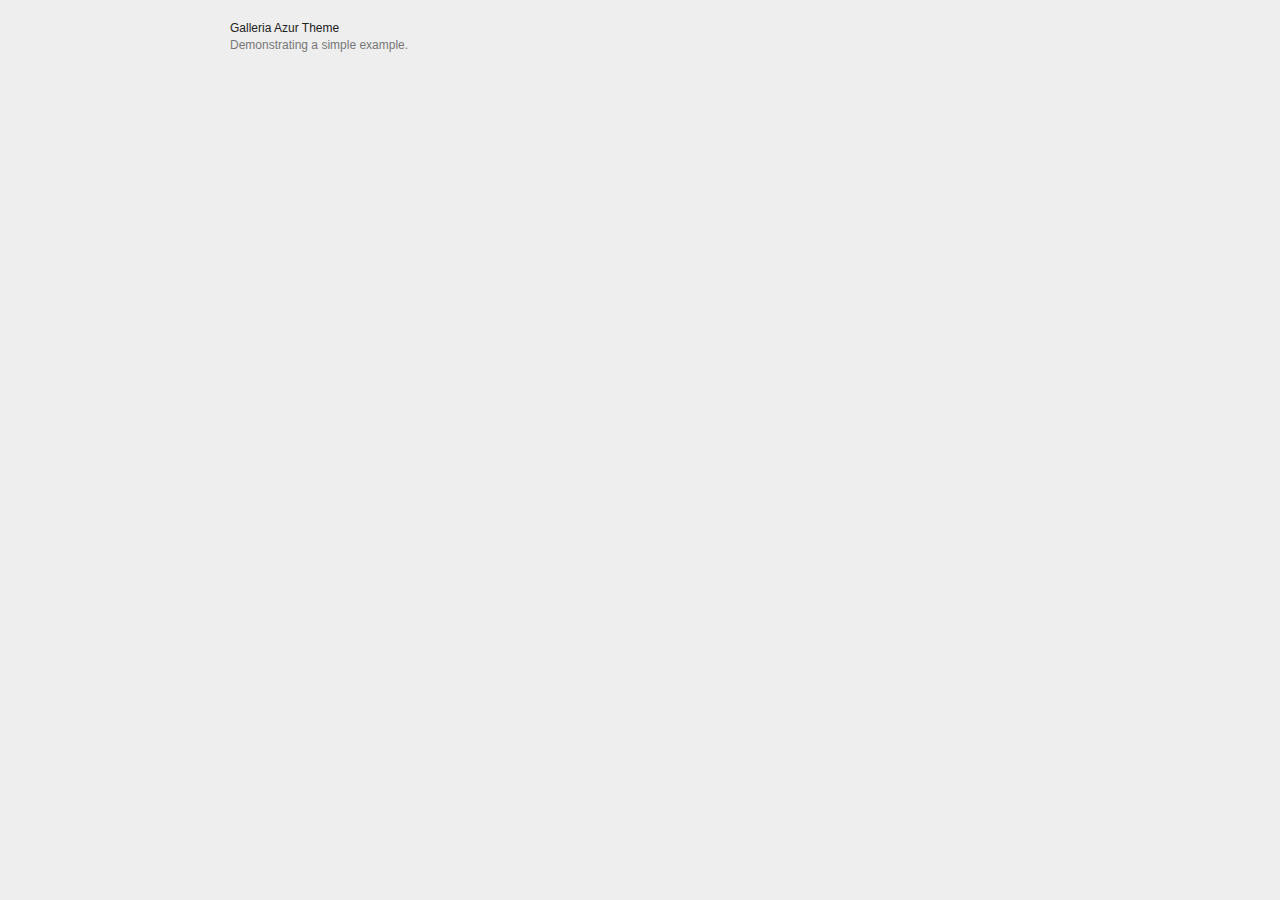
<file: site/js/galleria-1.6.1/themes/azur/demo.html>
<!DOCTYPE html>
<html lang="en">
    <head>
        <meta charset="utf-8">
        <meta name="viewport" content="width=device-width,initial-scale=0.3">
        <title>Galleria Azur Theme</title>
        <style>

            /* Demo styles */
            html,body{background:#eee;margin:0;}
            .content{color:#777;font:12px/1.4 "helvetica neue",arial,sans-serif;max-width:820px;margin:20px auto;}
            h1{font-size:12px;font-weight:normal;color:#222;margin:0;}
            p{margin:0 0 20px}
            a {color:#22BCB9;text-decoration:none;}
            .galleria-info-description a { color: #bbb;}
            .cred{margin-top:20px;font-size:11px;}

            /* Gallery measures that will be applied */
            .galleria {
                height:420px;    /* defines a static gallery height */
                max-width:820px; /* defines a responsive width */
            }

        </style>

        <!-- load jQuery -->
        <!-- <script src="https://ajax.googleapis.com/ajax/libs/jquery/3.1.1/jquery.js"></script> -->
        <script src="https://ajax.googleapis.com/ajax/libs/jquery/2.2.4/jquery.js"></script>

        <!-- load Galleria -->
        <script src="../../galleria.js"></script>

    </head>
<body>
    <div class="content">
        <h1>Galleria Azur Theme</h1>
        <p>Demonstrating a simple example.</p>

        <div class="galleria">
            <a href="https://picsum.photos/id/389/1024/768.jpg">
                <img src="https://picsum.photos/id/389/150/100.jpg"
                     data-big="https://picsum.photos/id/389/1440/1080.jpg"
                     data-description="by &lt;a href=&quot;https://unsplash.com/photos/bt-Sc22W-BE&quot;&gt;Jake Hills&lt;/a&gt; on &lt;a href=&quot;https://unsplash.com&quot;&gt;Unsplash&lt;/a&gt;"
                     data-title="Footsteps">
            </a>
            <a href="https://picsum.photos/id/675/1024/768.jpg">
                <img src="https://picsum.photos/id/675/150/100.jpg"
                     data-big="https://picsum.photos/id/675/1440/1080.jpg"
                     data-description="by &lt;a href=&quot;https://unsplash.com/photos/hBYzBU1xP6s&quot;&gt;Barn Images&lt;/a&gt; on &lt;a href=&quot;https://unsplash.com&quot;&gt;Unsplash&lt;/a&gt;"
                     data-title="Waves washes on beach shore">
            </a>
            <a href="https://picsum.photos/id/525/1024/768.jpg">
                <img src="https://picsum.photos/id/525/150/100.jpg"
                     data-big="https://picsum.photos/id/525/1440/1080.jpg"
                     data-description="by &lt;a href=&quot;https://unsplash.com/photos/aViOQZzikVs&quot;&gt;Luca Zanon&lt;/a&gt; on &lt;a href=&quot;https://unsplash.com&quot;&gt;Unsplash&lt;/a&gt;"
                     data-title="Extreme Desert Hike">
            </a>
            <a href="https://picsum.photos/id/349/1024/768.jpg">
                <img src="https://picsum.photos/id/349/150/100.jpg"
                     data-big="https://picsum.photos/id/349/1440/1080.jpg"
                     data-description="by &lt;a href=&quot;https://unsplash.com/photos/FmMivfgHCiM&quot;&gt;Caleb George&lt;/a&gt; on &lt;a href=&quot;https://unsplash.com&quot;&gt;Unsplash&lt;/a&gt;"
                     data-title="Man in front of skyline">
            </a>
            <a href="https://picsum.photos/id/120/1024/768.jpg">
                <img src="https://picsum.photos/id/120/150/100.jpg"
                     data-big="https://picsum.photos/id/120/1440/1080.jpg"
                     data-description="by &lt;a href=&quot;https://unsplash.com/photos/_DA3D5P71qs&quot;&gt;Guillaume&lt;/a&gt; on &lt;a href=&quot;https://unsplash.com&quot;&gt;Unsplash&lt;/a&gt;"
                     data-title="Milky Way Night Sky">
            </a>
            <a href="https://picsum.photos/id/299/1024/768.jpg">
                <img src="https://picsum.photos/id/299/150/100.jpg"
                     data-big="https://picsum.photos/id/299/1440/1080.jpg"
                     data-description="by &lt;a href=&quot;https://unsplash.com/photos/nOhUx3tiaQQ&quot;&gt;Matthew Wiebe&lt;/a&gt; on &lt;a href=&quot;https://unsplash.com&quot;&gt;Unsplash&lt;/a&gt;"
                     data-title="My favorite building in the city">
            </a>
            <a href="https://picsum.photos/id/219/1024/768.jpg">
                <img src="https://picsum.photos/id/219/150/100.jpg"
                     data-big="https://picsum.photos/id/219/1440/1080.jpg"
                     data-description="by &lt;a href=&quot;https://unsplash.com/photos/7iB4OZDlRok&quot;&gt;Martyn Seddon&lt;/a&gt; on &lt;a href=&quot;https://unsplash.com&quot;&gt;Unsplash&lt;/a&gt;"
                     data-title="Encounter with a leopard">
            </a>
            <a href="https://picsum.photos/id/856/1024/768.jpg">
                <img src="https://picsum.photos/id/856/150/100.jpg"
                     data-big="https://picsum.photos/id/856/1440/1080.jpg"
                     data-description="by &lt;a href=&quot;https://unsplash.com/photos/omKdUQ9R3Zo&quot;&gt;Olu Eletu&lt;/a&gt; on &lt;a href=&quot;https://unsplash.com&quot;&gt;Unsplash&lt;/a&gt;"
                     data-title="Elegant man with hot coffee">
            </a>
            <a href="https://picsum.photos/id/531/1024/768.jpg">
                <img src="https://picsum.photos/id/531/150/100.jpg"
                     data-big="https://picsum.photos/id/531/1440/1080.jpg"
                     data-description="by &lt;a href=&quot;https://unsplash.com/photos/zr8msYQhfRg&quot;&gt;Jeff Sheldon&lt;/a&gt; on &lt;a href=&quot;https://unsplash.com&quot;&gt;Unsplash&lt;/a&gt;"
                     data-title="Vintage cameras">
            </a>
            <a href="https://picsum.photos/id/426/1024/768.jpg">
                <img src="https://picsum.photos/id/426/150/100.jpg"
                     data-big="https://picsum.photos/id/426/1440/1080.jpg"
                     data-description="by &lt;a href=&quot;https://unsplash.com/photos/01ZeHnK3F_4&quot;&gt;Ales Krivec&lt;/a&gt; on &lt;a href=&quot;https://unsplash.com&quot;&gt;Unsplash&lt;/a&gt;"
                     data-title="Valley town">
            </a>
            <a href="https://vimeo.com/25750735">
                <span class="video">Works for vimeo too.</span>
            </a>
            <a href="https://www.youtube.com/watch?v=PEEXZZ071FE">
                <span class="video">Works for youtube too.</span>
            </a>
        </div>


    </div>
    <script>
    $(function() {
        // Load the Azur theme
        Galleria.loadTheme('galleria.azur.js');

        // Initialize Galleria
        Galleria.run('.galleria');
    });
    </script>
    </body>
</html>
</file>
<file: site/css/style.css>
@charset "UTF-8";
/*
* Trunk version 2.0.1
*/
/*
* Contexts
*/
.post-corporate.post-corporate-img-bg, .section-main-bunner, .context-dark, .bg-gray-600, .bg-gray-700, .bg-gray-800, .bg-primary, .bg-pink, .bg-secondary, .bg-secondary-2, .bg-green,
.post-corporate.post-corporate-img-bg h1,
.section-main-bunner h1,
.context-dark h1,
.bg-gray-600 h1,
.bg-gray-700 h1,
.bg-gray-800 h1,
.bg-primary h1,
.bg-pink h1,
.bg-secondary h1,
.bg-secondary-2 h1,
.bg-green h1, .post-corporate.post-corporate-img-bg h2, .section-main-bunner h2, .context-dark h2, .bg-gray-600 h2, .bg-gray-700 h2, .bg-gray-800 h2, .bg-primary h2, .bg-pink h2, .bg-secondary h2, .bg-secondary-2 h2, .bg-green h2, .post-corporate.post-corporate-img-bg h3, .section-main-bunner h3, .context-dark h3, .bg-gray-600 h3, .bg-gray-700 h3, .bg-gray-800 h3, .bg-primary h3, .bg-pink h3, .bg-secondary h3, .bg-secondary-2 h3, .bg-green h3, .post-corporate.post-corporate-img-bg h4, .section-main-bunner h4, .context-dark h4, .bg-gray-600 h4, .bg-gray-700 h4, .bg-gray-800 h4, .bg-primary h4, .bg-pink h4, .bg-secondary h4, .bg-secondary-2 h4, .bg-green h4, .post-corporate.post-corporate-img-bg h5, .section-main-bunner h5, .context-dark h5, .bg-gray-600 h5, .bg-gray-700 h5, .bg-gray-800 h5, .bg-primary h5, .bg-pink h5, .bg-secondary h5, .bg-secondary-2 h5, .bg-green h5, .post-corporate.post-corporate-img-bg h6, .section-main-bunner h6, .context-dark h6, .bg-gray-600 h6, .bg-gray-700 h6, .bg-gray-800 h6, .bg-primary h6, .bg-pink h6, .bg-secondary h6, .bg-secondary-2 h6, .bg-green h6, .post-corporate.post-corporate-img-bg [class^='heading-'], .section-main-bunner [class^='heading-'], .context-dark [class^='heading-'], .bg-gray-600 [class^='heading-'], .bg-gray-700 [class^='heading-'], .bg-gray-800 [class^='heading-'], .bg-primary [class^='heading-'], .bg-pink [class^='heading-'], .bg-secondary [class^='heading-'], .bg-secondary-2 [class^='heading-'], .bg-green [class^='heading-'] {
	color: #ffffff;
}

a:focus,
button:focus {
	outline: none !important;
}

button::-moz-focus-inner {
	border: 0;
}

*:focus {
	outline: none;
}

blockquote {
	padding: 0;
	margin: 0;
}

input,
button,
select,
textarea {
	outline: none;
}

label {
	margin-bottom: 0;
}

p {
	margin: 0;
}

ul,
ol {
	list-style: none;
	padding: 0;
	margin: 0;
}

ul li,
ol li {
	display: block;
}

dl {
	margin: 0;
}

dt,
dd {
	line-height: inherit;
}

dt {
	font-weight: inherit;
}

dd {
	margin-bottom: 0;
}

cite {
	font-style: normal;
}

form {
	margin-bottom: 0;
}

blockquote {
	padding-left: 0;
	border-left: 0;
}

address {
	margin-top: 0;
	margin-bottom: 0;
}

figure {
	margin-bottom: 0;
}

html p a:hover {
	text-decoration: none;
}

/*
* Typography
*/
body {
	font-family: "Poppins", sans-serif;
	font-size: 15px;
	line-height: 1.66667;
	font-weight: 300;
	color: rgba(21, 21, 21, 0.8);
	background-color: #ffffff;
	letter-spacing: -0.03em;
	-webkit-text-size-adjust: none;
	-webkit-font-smoothing: subpixel-antialiased;
}

h1, h2, h3, h4, h5, h6, [class^='heading-'] {
	font-family: "Rubik", -apple-system, BlinkMacSystemFont, "Segoe UI", Roboto, "Helvetica Neue", Arial, sans-serif;
	margin-top: 0;
	margin-bottom: 0;
	font-weight: 700;
	color: #151515;
	letter-spacing: 0;
}

h1 a, h2 a, h3 a, h4 a, h5 a, h6 a, [class^='heading-'] a {
	color: inherit;
}

h1 a:hover, h2 a:hover, h3 a:hover, h4 a:hover, h5 a:hover, h6 a:hover, [class^='heading-'] a:hover {
	color: #7FBC4E;
}

h1,
.heading-1 {
	font-size: 32px;
	line-height: 1.5;
}

@media (min-width: 1200px) {
	h1,
	.heading-1 {
		font-size: 80px;
		line-height: 1.1875;
	}
}

h2,
.heading-2 {
	font-size: 28px;
	line-height: 1.5;
	text-transform: uppercase;
}

@media (min-width: 1200px) {
	h2,
	.heading-2 {
		font-size: 55px;
		line-height: 1.2;
	}
}

h2.heading-font,
.heading-2.heading-font {
	font-weight: 400;
	letter-spacing: -0.03em;
	text-transform: capitalize;
}

h3,
.heading-3 {
	font-size: 24px;
	line-height: 1.5;
}

@media (min-width: 1200px) {
	h3,
	.heading-3 {
		font-size: 40px;
		line-height: 1.175;
	}
}

h3.heading-font,
.heading-3.heading-font {
	font-weight: 600;
	letter-spacing: -0.03em;
}

h4,
.heading-4 {
	font-size: 22px;
	line-height: 1.5;
}

@media (min-width: 1200px) {
	h4,
	.heading-4 {
		font-size: 24px;
		line-height: 1.25;
	}
}

h5,
.heading-5 {
	font-size: 18px;
	line-height: 1.05556;
}

h6,
.heading-6 {
	font-size: 15px;
	line-height: 1.06667;
}

.heading-font + .heading-font {
	margin-top: 20px;
}

.heading-font + h2.heading-font {
	margin-top: 35px;
}

small,
.small {
	display: block;
	font-size: 12px;
	line-height: 1.5;
}

mark,
.mark {
	padding: 3px 5px;
	color: #ffffff;
	background: #7FBC4E;
}

.big {
	font-size: 18px;
	line-height: 1.55556;
}

.lead {
	font-size: 24px;
	line-height: 34px;
	font-weight: 300;
}

code {
	padding: 10px 5px;
	border-radius: 0.2rem;
	font-size: 90%;
	color: #111111;
	background: #edeff4;
}

p [data-toggle='tooltip'] {
	padding-left: .25em;
	padding-right: .25em;
	color: #7FBC4E;
}

p [style*='max-width'] {
	display: inline-block;
}

::selection {
	background: #7FBC4E;
	color: #ffffff;
}

::-moz-selection {
	background: #7FBC4E;
	color: #ffffff;
}

.thin-title {
	font-weight: 300;
	letter-spacing: 0.25em;
	text-transform: uppercase;
}

.title-decorate {
	letter-spacing: -.03em;
	position: relative;
	padding-top: 20px;
}

.title-decorate:before {
	position: absolute;
	content: '';
	top: 0;
	left: 0;
	width: 35px;
	height: 3px;
	background: #7FBC4E;
}

@media (min-width: 992px) {
	.title-decorate:before {
		left: auto;
		right: 0;
	}
}

.title-decorate.title-decorate-center:before {
	left: 50%;
	transform: translateX(-50%);
}

@media (min-width: 992px) {
	.title-decorate.title-decorate-center:before {
		left: 50%;
		transform: translateX(-50%);
	}
}

.title-decorate.title-decorate-left {
	padding-top: 0;
	padding-left: 60px;
}

.title-decorate.title-decorate-left:before {
	left: 0;
	top: 40%;
}

.text-with-divider {
	position: relative;
	padding-left: 60px;
	max-width: 470px;
}

.text-with-divider .divider {
	position: absolute;
	left: 0;
	top: 17px;
}

.text-with-divider .divider:after {
	width: 40px;
}

.text-with-divider h4 {
	font-weight: 400;
	letter-spacing: -.03em;
	line-height: 38px;
}

.gradient-title {
	font-weight: 600;
	letter-spacing: .1em;
	text-transform: uppercase;
}

/*
* Brand
*/
.brand {
	display: inline-block;
}

.brand .brand-logo-light {
	display: none;
}

.brand .brand-logo-dark {
	display: block;
}

/*
* Links
*/
a {
	transition: all 0.3s ease-in-out;
}

a, a:focus, a:active, a:hover {
	text-decoration: none;
}

a, a:focus, a:active {
	color: #7FBC4E;
}

a:hover {
	color: #7FBC4E;
}

a[href*='tel'], a[href*='mailto'] {
	white-space: nowrap;
}

.link-hover {
	color: #7FBC4E;
}

.link-active {
	color: #151515;
}

.privacy-link {
	display: inline-block;
}

.privacy-link:hover {
	color: #151515;
}

* + .privacy-link {
	margin-top: 35px;
}

/*
* Blocks
*/
.block-center, .block-sm, .block-lg {
	margin-left: auto;
	margin-right: auto;
}

.block-sm {
	max-width: 560px;
}

.block-lg {
	max-width: 768px;
}

.block-center {
	padding: 10px;
}

.block-center:hover .block-center-header {
	background-color: #7FBC4E;
}

.block-center-title {
	background-color: #ffffff;
}

@media (max-width: 1599.98px) {
	.block-center {
		padding: 20px;
	}
	.block-center:hover .block-center-header {
		background-color: #ffffff;
	}
	.block-center-header {
		background-color: #7FBC4E;
	}
}

.block-bordered-left {
	position: relative;
}

@media (min-width: 1200px) {
	.block-bordered-left {
		padding: 0 65px;
	}
	.block-bordered-left:before {
		position: absolute;
		content: '';
		left: -15px;
		height: 100%;
		width: 2px;
		background: #C4C4C4;
	}
}

.block-decorate-img {
	position: relative;
	max-width: 540px;
	padding-left: 40px;
	padding-bottom: 50px;
	text-align: right;
}

.block-decorate-img > * {
	position: relative;
	z-index: 1;
}

.block-decorate-img:before {
	position: absolute;
	content: '';
	top: 20px;
	right: 60px;
	left: 0;
	bottom: 0;
	background: url("../images/bg-dot.png");
	opacity: .2;
	z-index: 0;
}

@media (min-width: 992px) {
	.block-decorate-img {
		padding-bottom: 70px;
	}
}

.block-decorate-img.block-decorate-img-modern {
	max-width: 100%;
}

.block-decorate-img.block-decorate-img-modern .block-decorate-inner {
	display: inline-block;
	position: relative;
}

.block-decorate-img.block-decorate-img-modern .block-decorate-inner .block-video-button {
	position: absolute;
	top: 50%;
	left: 50%;
	transform: translate(-50%, -50%);
}

.block-decorate-img.block-decorate-img-modern .block-decorate-inner .block-video-button a .icon {
	color: #7FBC4E;
}

.block-decorate-img.block-decorate-img-modern img {
	border-radius: 7px;
}

@media (min-width: 992px) {
	.block-decorate-img.block-decorate-img-modern {
		padding-bottom: 70px;
	}
}

@media (min-width: 1200px) {
	.row-decorate > * + *:before {
		position: absolute;
		content: '';
		top: 0;
		bottom: 0;
		left: -20px;
		border-left: 1px solid rgba(255, 255, 255, 0.1);
		transform: rotate(30deg);
	}
}

/*
* Boxes
*/
.box-color {
	width: 54px;
	height: 54px;
}

.box-icon-inner {
	position: relative;
}

.box-icon-inner > * {
	position: relative;
	z-index: 1;
}

.box-icon-inner:before {
	position: absolute;
	top: 15%;
	left: 56%;
	content: '';
	z-index: 0;
}

.box-icon-inner.decorate-triangle:before {
	width: 0;
	height: 0;
	border-style: solid;
	border-width: 0 10px 18px 10px;
	border-color: transparent transparent rgba(0, 0, 0, 0.08) transparent;
	transform: rotate(137.76deg) translate(0, 0);
	will-change: transform;
	transition: all .6s;
}

.box-icon-inner.decorate-triangle.decorate-color-secondary:before {
	border-color: transparent transparent #FFD541 transparent;
}

.box-icon-inner.decorate-circle:before {
	width: 20px;
	height: 20px;
	border-radius: 50%;
	background: rgba(0, 0, 0, 0.08);
	transform: translate(0, 0);
	will-change: transform;
	transition: all .6s;
}

.box-icon-inner.decorate-circle.decorate-color-secondary-2:before {
	background: #5656DF;
}

.box-icon-inner.decorate-rectangle:before {
	width: 16px;
	height: 16px;
	transform: translateY(0) rotate(45deg);
	background-color: rgba(0, 0, 0, 0.08);
	will-change: transform;
	transition: all .6s;
}

.box-icon-inner.decorate-rectangle.decorate-color-primary:before {
	background: #7FBC4E;
}

.box-icon-caption h4 {
	font-weight: 500;
}

.box-icon-caption * + p {
	margin-top: 20px;
}

.box-icon-classic {
	max-width: 320px;
	margin-left: auto;
	margin-right: auto;
	text-align: center;
}

.box-icon-classic > * + * {
	margin-top: 25px;
}

.box-icon-classic .box-icon-caption p {
	color: rgba(21, 21, 21, 0.6);
}

.box-icon-classic:hover .decorate-triangle:before {
	transform: rotate(175deg) translate(15px, 15px);
}

.box-icon-classic:hover .decorate-circle:before {
	transform: translate(-45px, 2px);
}

.box-icon-classic:hover .decorate-rectangle:before {
	transform: rotate(-90deg) translateY(-40px);
}

.box-icon-modern {
	display: flex;
	flex-direction: column;
	text-align: center;
}

.box-icon-modern > * + * {
	margin-top: 25px;
}

@media (min-width: 576px) {
	.box-icon-modern {
		flex-direction: row;
		text-align: left;
	}
	.box-icon-modern > * + * {
		margin-top: 0;
		margin-left: 30px;
	}
	.box-icon-modern .box-icon-inner:before {
		left: 70%;
	}
}

.box-icon-modern .box-icon-caption * + p {
	margin-top: 5px;
}

.box-icon-modern .decorate-triangle:before {
	border-width: 0 16px 28px 16px;
}

.box-icon-modern .decorate-circle:before {
	width: 35px;
	height: 35px;
}

.box-icon-modern .decorate-rectangle:before {
	width: 25px;
	height: 25px;
}

.box-icon-modern:hover .decorate-triangle:before {
	transform: rotate(175deg) translate(15px, 15px);
}

.box-icon-modern:hover .decorate-circle:before {
	transform: translate(-45px, 2px);
}

.box-icon-modern:hover .decorate-rectangle:before {
	transform: rotate(-90deg) translateY(-40px);
}

/*
*  testimonials
*/
.team-classic {
	position: relative;
	max-width: 390px;
	margin-left: auto;
	margin-right: auto;
	transition: all .3s;
}

.team-classic > * {
	position: relative;
	z-index: 1;
}

.team-classic-figure {
	position: relative;
}

.team-classic-figure .team-classic-soc-list {
	text-align: center;
	position: absolute;
	top: 50%;
	right: 25px;
	transform: translateY(-70%);
	transition: all .3s;
	opacity: 0;
}

.team-classic-figure .team-classic-soc-list li + li {
	margin-top: 15px;
}

.team-classic-figure .team-classic-soc-list a {
	color: #C4C4C4;
}

.team-classic-figure .team-classic-soc-list a:hover {
	color: #3C3C3C;
}

.team-classic-caption {
	text-align: center;
	padding: 17px 25px 30px;
	transition: all .5s;
	background: #ffffff;
}

.team-classic-caption p {
	margin-top: 0;
	font-size: 12px;
	text-transform: uppercase;
	letter-spacing: .15em;
	font-weight: 400;
	color: rgba(21, 21, 21, 0.8);
}

.team-name {
	font-weight: 500;
	line-height: 40px;
}

.team-classic:hover {
	box-shadow: 0 8px 20px rgba(0, 0, 0, 0.25);
	z-index: 2;
}

.team-classic:hover .team-classic-caption {
	padding-bottom: 30px;
	margin-bottom: -5px;
}

.team-classic:hover .team-classic-soc-list {
	opacity: 1;
	transform: translateY(-50%);
}

.team-item-info .quote-primary-footer .bg-dot {
	max-width: 200px;
	flex-basis: 50%;
	height: 50px;
}

.team-item-info-name {
	display: inline-flex;
	align-items: center;
	padding-bottom: 30px;
	border-bottom: 1px solid #C4C4C4;
}

.team-item-info-name h3 {
	margin-right: 15px;
}

.team-item-info-name .team-item-info-name-text {
	border-radius: 4px;
	background: #FFD541;
	padding: 2px 4px;
}

.team-item-info-name * + .team-item-info-name-text {
	margin-top: 0;
}

* + .team-info-list {
	margin-top: 35px;
}

.team-info-list {
	font-weight: 400;
}

.team-info-list > li + li {
	margin-top: 10px;
}

.team-info-list li span.icon {
	font-size: 20px;
	color: #C4C4C4;
	margin-right: 10px;
}

.team-info-list li a {
	font-size: 18px;
	line-height: 28px;
	color: #151515;
}

.team-info-list li a:hover {
	color: #7FBC4E;
}

.team-info-list .social-list > * {
	margin-top: 0;
}

.team-info-list .social-list a:hover {
	background: transparent;
	color: #7FBC4E;
}

@media (min-width: 576px) {
	.team-info-list > li {
		display: inline-block;
	}
	.team-info-list > li + li {
		margin-left: 15px;
	}
}

.box-img-animate {
	text-align: center;
}

.box-img-animate .box-img-animate-item {
	display: inline-block;
}

.box-img-animate .box-img-animate-item img {
	border-radius: 6px;
	box-shadow: 8px 14px 40px rgba(0, 0, 0, 0.25);
}

@media (max-width: 1199.98px) {
	.box-img-animate .box-img-animate-item + .box-img-animate-item {
		margin-top: 20px;
	}
	.box-img-animate .box-img-animate-item {
		padding: 0 15px;
	}
}

.bunner-content-modern {
	position: relative;
	max-width: 710px;
	margin-left: auto;
	margin-right: auto;
}

.bunner-content-modern p {
	font-size: 18px;
	line-height: 1.55556;
	letter-spacing: -0.03em;
	padding-left: 10px;
	padding-right: 10px;
}

.bunner-content-modern .text-accent-2 {
	font-size: 90px;
	letter-spacing: .1em;
	text-shadow: 0 4px 4px rgba(21, 21, 21, 0.25);
}

@media (min-width: 768px) {
	.bunner-content-modern .text-accent-2 {
		font-size: 140px;
	}
}

@media (min-width: 992px) {
	.bunner-content-modern .text-accent-2 {
		font-size: 190px;
	}
}

@media (min-width: 1200px) {
	.bunner-content-modern .text-accent-2 {
		font-size: 250px;
	}
}

.bunner-content-modern .box-location {
	padding: 20px;
	text-transform: uppercase;
	letter-spacing: .05em;
	opacity: .8;
	background: url("../images/bg-brush.png") center no-repeat;
}

.bunner-content-modern .box-location h4 {
	font-weight: 800;
	color: #ffffff;
}

.bunner-content-modern .box-location h5 {
	font-weight: 700;
}

@media (min-width: 992px) {
	.bunner-content-modern .box-location {
		position: absolute;
		top: 5%;
		right: 27%;
	}
}

/*
 * Box Causes
*/
.box-causes {
	max-width: 372px;
	margin-left: auto;
	margin-right: auto;
	text-align: center;
}

.box-causes-img {
	z-index: 1;
	position: relative;
	overflow: hidden;
}

.box-causes-img:before {
	content: '';
	position: absolute;
	top: 0;
	bottom: 0;
	left: 0;
	right: 0;
	background: linear-gradient(180deg, rgba(21, 21, 21, 0) 38.12%, rgba(21, 21, 21, 0.364) 100%);
	pointer-events: none;
	opacity: 0;
	transition: .3s ease-out all;
}

.box-causes-img .button {
	position: absolute;
	left: 50%;
	bottom: 30px;
	opacity: 0;
	transform: translateX(-50%) scale(0.6);
}

.box-causes-donate {
	font-weight: 500;
	text-transform: uppercase;
	letter-spacing: 0;
}

.box-causes-donate-complete {
	color: #7FBC4E;
}

.box-causes:hover .box-causes-img .button {
	bottom: 48px;
	opacity: 1;
	transform: translateX(-50%) scale(1);
}

.box-causes:hover .box-causes-img:before {
	opacity: 1;
}

* + .box-causes-donate {
	margin-top: 4px;
}

.box-causes-img + * {
	margin-top: 17px;
}

@media (min-width: 1200px) {
	.box-causes-img + * {
		margin-top: 30px;
	}
	* + .box-causes-donate {
		margin-top: 7px;
	}
}

/*
* Element groups
*/
html .group {
	margin-bottom: -20px;
	margin-left: -15px;
}

html .group:empty {
	margin-bottom: 0;
	margin-left: 0;
}

html .group > * {
	display: inline-block;
	margin-top: 0;
	margin-bottom: 20px;
	margin-left: 15px;
}

html .group-sm {
	margin-bottom: -10px;
	margin-left: -10px;
}

html .group-sm:empty {
	margin-bottom: 0;
	margin-left: 0;
}

html .group-sm > * {
	display: inline-block;
	margin-top: 0;
	margin-bottom: 10px;
	margin-left: 10px;
}

html .group-xl {
	margin-bottom: -20px;
	margin-left: -30px;
}

html .group-xl:empty {
	margin-bottom: 0;
	margin-left: 0;
}

html .group-xl > * {
	display: inline-block;
	margin-top: 0;
	margin-bottom: 20px;
	margin-left: 30px;
}

@media (min-width: 992px) {
	html .group-xl {
		margin-bottom: -20px;
		margin-left: -45px;
	}
	html .group-xl > * {
		margin-bottom: 20px;
		margin-left: 45px;
	}
}

html .group-middle {
	display: inline-flex;
	flex-wrap: wrap;
	align-items: center;
}

html .group-custom {
	display: flex;
	align-items: center;
	justify-content: center;
	flex-wrap: wrap;
	max-width: 100%;
}

html .group-custom > * {
	flex: 0 1 100%;
	padding-left: 20px;
	padding-right: 20px;
}

@media (min-width: 576px) {
	html .group-custom {
		flex-wrap: nowrap;
	}
	html .group-custom > * {
		flex: 1 1 auto;
	}
}

* + .group-sm {
	margin-top: 30px;
}

* + .group-xl {
	margin-top: 20px;
}

/*
* Responsive units
*/
.unit {
	display: flex;
	flex: 0 1 100%;
	margin-bottom: -30px;
	margin-left: -20px;
}

.unit > * {
	margin-bottom: 30px;
	margin-left: 20px;
}

.unit:empty {
	margin-bottom: 0;
	margin-left: 0;
}

.unit-body {
	flex: 0 1 auto;
}

.unit-left,
.unit-right {
	flex: 0 0 auto;
	max-width: 100%;
}

.unit-spacing-xs {
	margin-bottom: -15px;
	margin-left: -7px;
}

.unit-spacing-xs > * {
	margin-bottom: 15px;
	margin-left: 7px;
}

/*
* Lists
*/
/*
* Vertical list
*/
.list > li + li {
	margin-top: 10px;
}

.list-xs > li + li {
	margin-top: 5px;
}

.list-sm > li + li {
	margin-top: 10px;
}

.list-md > li + li {
	margin-top: 18px;
}

.list-lg > li + li {
	margin-top: 25px;
}

.list-xl > li + li {
	margin-top: 30px;
}

.list-xxl > li + li {
	margin-top: 30px;
}

@media (min-width: 992px) {
	.list-xxl > li + li {
		margin-top: 55px;
	}
}

.heading-list h1, .heading-list h2, .heading-list h3, .heading-list h4, .heading-list h5, .heading-list h6, .heading-list [class^='heading-'] {
	font-weight: 700;
}

.heading-list li * + p {
	margin-top: 30px;
}

@media (min-width: 768px) {
	.list-xl > li + li {
		margin-top: 60px;
	}
}

/*
* List inline
*/
.list-inline > li {
	display: inline-block;
}

html .list-inline-md {
	margin-left: -10px;
	margin-right: -10px;
}

html .list-inline-md > * {
	margin-top: 8px;
	padding-left: 10px;
	padding-right: 10px;
}

@media (min-width: 992px) {
	html .list-inline-md {
		margin-left: -15px;
		margin-right: -15px;
	}
	html .list-inline-md > * {
		padding-left: 15px;
		padding-right: 15px;
	}
}

/*
* List terms
*/
.list-terms dt + dd {
	margin-top: 5px;
}

.list-terms dd + dt {
	margin-top: 25px;
}

* + .list-terms {
	margin-top: 25px;
}

/*
* Index list
*/
.index-list {
	counter-reset: li;
}

.index-list > li .list-index-counter:before {
	content: counter(li, decimal-leading-zero);
	counter-increment: li;
}

/*
* Marked list
*/
.list-marked {
	text-align: left;
}

.list-marked > li {
	position: relative;
	padding-left: 25px;
}

.list-marked > li::before {
	position: absolute;
	display: inline-block;
	left: 0;
	top: -1px;
	min-width: 25px;
	content: '\f222';
	font-family: 'Material Design Icons';
	line-height: 23px;
	font-size: 15px;
	letter-spacing: -0.03em;
	color: #151515;
}

.list-marked > li + li {
	margin-top: 4px;
}

* + .list-marked {
	margin-top: 15px;
}

p + .list-marked {
	margin-top: 10px;
}

/*
* Ordered List
*/
.list-ordered {
	counter-reset: li;
	text-align: left;
}

.list-ordered > li {
	position: relative;
	padding-left: 25px;
}

.list-ordered > li:before {
	content: counter(li, decimal) ".";
	counter-increment: li;
	position: absolute;
	top: 0;
	left: 0;
	display: inline-block;
	width: 15px;
	color: #151515;
}

.list-ordered > li + li {
	margin-top: 4px;
}

* + .list-ordered {
	margin-top: 15px;
}

ul.list-color {
	max-width: 248px;
	margin-left: -4px;
	margin-right: -4px;
	text-align: center;
	font-size: 0;
}

ul.list-color li {
	display: inline-block;
	padding-left: 4px;
	padding-right: 4px;
	margin-bottom: 8px;
}

ul.list-contact-info li + li {
	margin-top: 24px;
}

ul.list-contact-info li {
	position: relative;
	padding-left: 40px;
	font-size: 18px;
}

ul.list-contact-info li > * {
	display: inline-block;
}

ul.list-contact-info li .icon {
	position: absolute;
	left: 0;
	top: 2px;
}

ul.social-list {
	margin-left: -10px;
	margin-right: -10px;
}

ul.social-list > li {
	display: inline-block;
}

ul.social-list > * {
	margin-top: 20px;
	padding-left: 10px;
	padding-right: 10px;
}

ul.social-list a:hover {
	color: #ffffff;
	background: #7FBC4E;
}

.category-list > li + li {
	margin-top: 8px;
}

.category-list li {
	position: relative;
	padding-left: 30px;
}

.category-list li:before {
	position: absolute;
	left: 0;
	color: #7FBC4E;
	content: '\f14f';
	font-family: 'Material Design Icons';
	line-height: 27px;
	font-size: 18px;
	letter-spacing: -0.03em;
	transition: all .3s;
	opacity: 0;
}

.category-list li a {
	display: flex;
	justify-content: space-between;
	color: rgba(21, 21, 21, 0.5);
}

.category-list li.active a, .category-list li:hover a {
	color: #151515;
}

.category-list li.active:before, .category-list li:hover:before {
	opacity: 1;
}

/*
* Images
*/
img {
	display: inline-block;
	max-width: 100%;
	height: auto;
}

.img-responsive {
	width: 100%;
}

/*
* Icons
*/
.icon {
	display: inline-block;
	font-size: 16px;
	line-height: 1;
}

.icon::before {
	position: relative;
	display: inline-block;
	font-weight: 400;
	font-style: normal;
	speak: none;
	text-transform: none;
}

.icon-primary {
	color: #0B4B65;
}

.icon-secondary {
	color: #FFD541;
}

.icon-bg-white {
	background: #ffffff;
	color: #7FBC4E;
}

.icon-blue {
	color: #135DEC;
}

.icon-pink {
	color: #FF3951;
}

.icon-violet {
	color: #2C3AB6;
}

.icon-blue-light {
	color: #35B7E0;
}

.icon-circle {
	border-radius: 50%;
	text-align: center;
}

.icon-circle-md {
	padding: 10px;
	width: 48px;
	height: 48px;
}

.icon-sm {
	font-size: 22px;
	line-height: 28px;
}

.icon-md {
	font-size: 27px;
}

.icon-lg {
	font-size: 36px;
}

.icon-xl {
	font-size: 70px;
	line-height: 79px;
}

.icon-xl.icon-xl-min {
	font-size: 60px;
}

.icon-gradient-1 {
	color: #5656DF;
}

.icon-gradient-2 {
	color: #F73CA1;
}

.icon-gradient-3 {
	color: #FFD541;
}

.icon-gradient-4 {
	color: #00E175;
}

@supports (-webkit-background-clip: text) {
	.icon-gradient-1 {
		background: linear-gradient(228.54deg, #7FBC4E 30.16%, #5656DF 89.45%);
		-webkit-background-clip: text;
		-webkit-text-fill-color: transparent;
	}
	.icon-gradient-2 {
		background: linear-gradient(228.54deg, #FFD541 36.26%, #F73CA1 96.73%);
		-webkit-background-clip: text;
		-webkit-text-fill-color: transparent;
	}
	.icon-gradient-3 {
		background: linear-gradient(228.54deg, #5656DF 0%, #FFD541 100%);
		-webkit-background-clip: text;
		-webkit-text-fill-color: transparent;
	}
	.icon-gradient-4 {
		background: linear-gradient(228.54deg, #00E175 0%, #5656DF 100%);
		-webkit-background-clip: text;
		-webkit-text-fill-color: transparent;
	}
}

/*
* Tables custom
*/
.table-custom {
	width: 100%;
	max-width: 100%;
	text-align: left;
	background: #ffffff;
	border-collapse: collapse;
}

.table-custom th,
.table-custom td {
	color: #444141;
	background: #ffffff;
}

.table-custom th {
	padding: 35px 24px;
	font-size: 14px;
	font-weight: 700;
	letter-spacing: .05em;
	text-transform: uppercase;
	background: #d7d7d7;
}

@media (max-width: 991.98px) {
	.table-custom th {
		padding-top: 20px;
		padding-bottom: 20px;
	}
}

.table-custom td {
	padding: 17px 24px;
}

.table-custom tbody tr:first-child td {
	border-top: 0;
}

.table-custom tr td {
	border-bottom: 1px solid #E7E7E7;
}

.table-custom tfoot td {
	font-weight: 700;
}

* + .table-custom-responsive {
	margin-top: 30px;
}

@media (min-width: 768px) {
	* + .table-custom-responsive {
		margin-top: 40px;
	}
}

.table-custom.table-custom-primary thead th {
	color: #ffffff;
	background: #7FBC4E;
	border: 0;
}

.table-custom.table-custom-primary tbody tr:hover td {
	background: #d7d7d7;
}

.table-custom.table-custom-bordered tr td:first-child {
	border-left: 0;
}

.table-custom.table-custom-bordered tr td:last-child {
	border-right: 0;
}

.table-custom.table-custom-bordered td {
	border: 1px solid #E7E7E7;
}

.table-custom.table-custom-bordered tbody > tr:first-of-type > td {
	border-top: 0;
}

.table-custom.table-custom-striped {
	border-bottom: 1px solid #E7E7E7;
}

.table-custom.table-custom-striped tbody tr:nth-of-type(odd) td {
	background: transparent;
}

.table-custom.table-custom-striped tbody tr:nth-of-type(even) td {
	background: #d7d7d7;
}

.table-custom.table-custom-striped tbody td {
	border: 0;
}

.table-custom.table-custom-striped tfoot td:not(:first-child) {
	border-left: 0;
}

@media (max-width: 991.98px) {
	.table-custom-responsive {
		display: block;
		width: 100%;
		overflow-x: auto;
		-ms-overflow-style: -ms-autohiding-scrollbar;
	}
	.table-custom-responsive.table-bordered {
		border: 0;
	}
}

/*
* Dividers
*/
hr {
	margin-top: 0;
	margin-bottom: 0;
	border-top: 1px solid #d7d7d7;
}

.divider {
	font-size: 0;
	line-height: 0;
}

.divider::after {
	content: '';
	display: inline-block;
	width: 60px;
	height: 2px;
	background-color: #7FBC4E;
}

/*
* Buttons
*/
.button {
	position: relative;
	overflow: hidden;
	display: inline-block;
	padding: 14px 35px;
	font-size: 15px;
	line-height: 1.25;
	border: 1px solid;
	border-radius: 5px;
	font-family: "Poppins", sans-serif;
	font-weight: 600;
	letter-spacing: 0;
	text-transform: uppercase;
	white-space: nowrap;
	text-overflow: ellipsis;
	text-align: center;
	cursor: pointer;
	vertical-align: middle;
	user-select: none;
	transition: 250ms all ease-in-out;
}

.button-block {
	display: block;
	width: 100%;
}

.button-default, .button-default:focus {
	color: #E7E7E7;
	background-color: #444141;
	border-color: #444141;
}

.button-default:hover, .button-default:active {
	color: #ffffff;
	background-color: #7FBC4E;
	border-color: #7FBC4E;
}

.button-default.button-ujarak::before {
	background: #7FBC4E;
}

.button-gray-100, .button-gray-100:focus {
	color: #151515;
	background-color: #edeff4;
	border-color: #edeff4;
}

.button-gray-100:hover, .button-gray-100:active {
	color: #151515;
	background-color: #dde1ea;
	border-color: #dde1ea;
}

.button-gray-100.button-ujarak::before {
	background: #dde1ea;
}

.button-primary, .button-primary:focus {
	color: #ffffff;
	background-color: #FCBA03;
	border-color: #FCBA03;
}

.button-primary:hover, .button-primary:active {
	color: #ffffff;
	background-color: #444141;
	border-color: #444141;
}

.button-primary.button-ujarak::before {
	background: #444141;
}

.button-secondary, .button-secondary:focus {
	color: #ffffff;
	background-color: #FFD541;
	border-color: #FFD541;
}

.button-secondary:hover, .button-secondary:active {
	color: #ffffff;
	background-color: #151515;
	border-color: #151515;
}

.button-secondary.button-ujarak::before {
	background: #151515;
}

.button-default-outline, .button-default-outline:focus {
	color: #151515;
	background-color: transparent;
	border-color: #151515;
}

.button-default-outline:hover, .button-default-outline:active {
	color: #151515;
	background-color: #FFD541;
	border-color: #FFD541;
}

.button-default-outline.button-ujarak::before {
	background: #FFD541;
}

.button-white-outline, .button-white-outline:focus {
	color: #ffffff;
	background-color: transparent;
	border-color: #ffffff;
}

.button-white-outline:hover, .button-white-outline:active {
	color: #ffffff;
	background-color: #7FBC4E;
	border-color: #7FBC4E;
}

.button-white-outline.button-ujarak::before {
	background: #7FBC4E;
}

.button-gradient {
	background: transparent;
	border: none;
	z-index: 1;
	color: #ffffff;
}

.button-gradient:before, .button-gradient:after {
	position: absolute;
	top: -2px;
	left: -2px;
	bottom: -2px;
	right: -2px;
	content: '';
	z-index: -1;
	transition: all .3s;
}

.button-gradient:before {
	background: linear-gradient(228.54deg, #7FBC4E 30.16%, #5656DF 89.45%);
}

.button-gradient:after {
	opacity: 0;
	background: linear-gradient(-228.54deg, #7FBC4E 30.16%, #5656DF 89.45%);
}

.button-gradient:hover {
	color: #ffffff;
}

.button-gradient:hover:before {
	opacity: 0;
}

.button-gradient:hover:after {
	opacity: 1;
}

.button-gradient:focus, .button-gradient:active {
	color: #ffffff;
}

.button-gradient-secondary {
	background: transparent;
	border: none;
	z-index: 1;
	color: #ffffff;
}

.button-gradient-secondary:before, .button-gradient-secondary:after {
	position: absolute;
	top: -2px;
	left: -2px;
	bottom: -2px;
	right: -2px;
	content: '';
	z-index: -1;
	transition: all .3s;
}

.button-gradient-secondary:before {
	background: linear-gradient(228.54deg, #FFD541 36.26%, #F73CA1 96.73%);
}

.button-gradient-secondary:after {
	opacity: 0;
	background: linear-gradient(-228.54deg, #FFD541 36.26%, #F73CA1 96.73%);
}

.button-gradient-secondary:hover {
	color: #ffffff;
}

.button-gradient-secondary:hover:before {
	opacity: 0;
}

.button-gradient-secondary:hover:after {
	opacity: 1;
}

.button-gradient-secondary:focus, .button-gradient-secondary:active {
	color: #ffffff;
}

.button-gradient-secondary-2 {
	background: transparent;
	border: none;
	z-index: 1;
	color: #ffffff;
}

.button-gradient-secondary-2:before, .button-gradient-secondary-2:after {
	position: absolute;
	top: -2px;
	left: -2px;
	bottom: -2px;
	right: -2px;
	content: '';
	z-index: -1;
	transition: all .3s;
}

.button-gradient-secondary-2:before {
	background: linear-gradient(228.54deg, #00E175 0%, #5656DF 100%);
}

.button-gradient-secondary-2:after {
	opacity: 0;
	background: linear-gradient(-228.54deg, #00E175 0%, #5656DF 100%);
}

.button-gradient-secondary-2:hover {
	color: #ffffff;
}

.button-gradient-secondary-2:hover:before {
	opacity: 0;
}

.button-gradient-secondary-2:hover:after {
	opacity: 1;
}

.button-ghost {
	border: 0;
	background-color: transparent;
}

.button-ghost:hover {
	color: #ffffff;
	background: #7FBC4E;
}

.button-facebook, .button-facebook:focus {
	color: #ffffff;
	background-color: #4d70a8;
	border-color: #4d70a8;
}

.button-facebook:hover, .button-facebook:active {
	color: #ffffff;
	background-color: #456497;
	border-color: #456497;
}

.button-facebook.button-ujarak::before {
	background: #456497;
}

.button-twitter, .button-twitter:focus {
	color: #ffffff;
	background-color: #02bcf3;
	border-color: #02bcf3;
}

.button-twitter:hover, .button-twitter:active {
	color: #ffffff;
	background-color: #02a8da;
	border-color: #02a8da;
}

.button-twitter.button-ujarak::before {
	background: #02a8da;
}

.button-google, .button-google:focus {
	color: #ffffff;
	background-color: #e2411e;
	border-color: #e2411e;
}

.button-google:hover, .button-google:active {
	color: #ffffff;
	background-color: #cc3a1a;
	border-color: #cc3a1a;
}

.button-google.button-ujarak::before {
	background: #cc3a1a;
}

.button-shadow {
	box-shadow: 0 4px 8px rgba(0, 0, 0, 0.25);
}

.button-shadow:hover {
	box-shadow: 0 9px 10px 0 rgba(0, 0, 0, 0.15);
}

.button-shadow:focus, .button-shadow:active {
	box-shadow: none;
}

.button-ujarak {
	position: relative;
	z-index: 0;
	transition: background .4s, border-color .4s, color .4s;
}

.button-ujarak::before {
	content: '';
	position: absolute;
	top: 0;
	left: 0;
	width: 100%;
	height: 100%;
	background: #7FBC4E;
	z-index: -1;
	opacity: 0;
	transform: scale3d(0.7, 1, 1);
	transition: transform 0.42s, opacity 0.42s;
	border-radius: inherit;
}

.button-ujarak, .button-ujarak::before {
	transition-timing-function: cubic-bezier(0.2, 1, 0.3, 1);
}

.button-ujarak:hover {
	transition: background .4s .4s, border-color .4s 0s, color .2s 0s;
}

.button-ujarak:hover::before {
	opacity: 1;
	transform: translate3d(0, 0, 0) scale3d(1, 1, 1);
}

.button-xs {
	padding: 8px 17px;
}

.button-sm {
	padding: 10px 30px;
	font-size: 13px;
	line-height: 20px;
}

.button-lg {
	padding: 18px 35px;
	font-size: 15px;
	line-height: 1.5;
}

.button-lg.button-gradient {
	padding: 19px 35px;
}

.button-xl {
	padding: 16px 50px;
	font-size: 16px;
	line-height: 28px;
}

@media (min-width: 992px) {
	.button-xl {
		padding: 20px 80px;
	}
}

.button-circle {
	border-radius: 30px;
}

.button-round-1 {
	border-radius: 5px;
}

.button-round-2 {
	border-radius: 10px;
}

.button.button-icon {
	display: flex;
	justify-content: center;
	align-items: center;
	vertical-align: middle;
}

.button.button-icon .icon {
	position: relative;
	display: inline-block;
	vertical-align: middle;
	color: inherit;
	font-size: 1.55em;
	line-height: 1em;
}

.button.button-icon-left .icon {
	padding-right: 11px;
}

.button.button-icon-right {
	flex-direction: row-reverse;
}

.button.button-icon-right .icon {
	padding-left: 11px;
}

.button.button-icon.button-link .icon {
	top: 5px;
	font-size: 1em;
}

.button.button-icon.button-xs .icon {
	top: .05em;
	font-size: 1.2em;
	padding-right: 8px;
}

.button.button-icon.button-xs .button-icon-right {
	padding-left: 8px;
}

.btn-primary {
	border-radius: 3px;
	font-family: "Poppins", sans-serif;
	font-weight: 600;
	letter-spacing: .05em;
	text-transform: uppercase;
	transition: .33s;
}

.btn-primary, .btn-primary:active, .btn-primary:focus {
	color: #ffffff;
	background: #7FBC4E;
	border-color: #7FBC4E;
}

.btn-primary:hover {
	color: #ffffff;
	background: #000000;
	border-color: #000000;
}

.block-video-button a {
	position: relative;
	display: inline-flex;
	align-items: center;
	justify-content: center;
	text-align: center;
	width: 90px;
	height: 90px;
	border-radius: 50%;
	border: 5px solid rgba(255, 255, 255, 0.3);
	color: #ffffff;
	transition: all .3s;
	z-index: 2;
}

.block-video-button a .icon {
	color: #C4C4C4;
}

.block-video-button a:before {
	position: absolute;
	content: '';
	top: -15px;
	left: -15px;
	bottom: -15px;
	right: -15px;
	border-radius: 50%;
	border: 3px solid rgba(255, 255, 255, 0.3);
	transition: all .3s;
	z-index: 1;
}

.block-video-button a:after {
	position: absolute;
	content: '';
	top: -25px;
	left: -25px;
	bottom: -25px;
	right: -25px;
	border-radius: 50%;
	border: 2px solid rgba(255, 255, 255, 0.3);
	transition: all .3s;
	z-index: 0;
}

.block-video-button a:hover {
	background: rgba(86, 86, 223, 0.8);
	border-color: rgba(86, 86, 223, 0.8);
}

.block-video-button a:hover:before, .block-video-button a:hover:after {
	top: 0;
	left: 0;
	bottom: 0;
	right: 0;
	opacity: 0;
}

@media (min-width: 992px) {
	.block-video-button a {
		width: 120px;
		height: 120px;
	}
}

/*
* Form styles
*/
.rd-form {
	position: relative;
	text-align: left;
}

.rd-form .button {
	min-height: 60px;
}

* + .rd-form {
	margin-top: 20px;
}

input:-webkit-autofill ~ label,
input:-webkit-autofill ~ .form-validation {
	color: #000000 !important;
}

.form-wrap {
	position: relative;
}

.form-wrap.has-error .form-input {
	border-color: #f5543f;
}

.form-wrap.has-focus .form-input {
	border-color: #7FBC4E;
}

.form-wrap + * {
	margin-top: 20px;
}

.form-input {
	display: block;
	width: 100%;
	min-height: 60px;
	padding: 16px 25px;
	font-size: 15px;
	font-weight: 300;
	line-height: 26px;
	color: #151515;
	background-color: #ffffff;
	background-image: none;
	border-radius: 5px;
	-webkit-appearance: none;
	transition: .3s ease-in-out;
	border: 1px solid #C4C4C4;
}

.form-input:focus {
	outline: 0;
}

textarea.form-input {
	height: 135px;
	min-height: 60px;
	max-height: 230px;
	resize: vertical;
}

.form-label,
.form-label-outside {
	margin-bottom: 0;
	color: rgba(21, 21, 21, 0.8);
	font-weight: 300;
}

.form-label {
	position: absolute;
	top: 30px;
	left: 0;
	right: 0;
	padding-left: 25px;
	padding-right: 25px;
	font-size: 15px;
	font-weight: 300;
	line-height: 26px;
	pointer-events: none;
	text-align: left;
	z-index: 9;
	transition: .25s;
	will-change: transform;
	transform: translateY(-50%);
}

.form-label.focus {
	opacity: 0;
}

.form-label.auto-fill {
	color: #151515;
}

.form-label-outside {
	width: 100%;
	margin-bottom: 4px;
}

@media (min-width: 768px) {
	.form-label-outside {
		position: static;
	}
	.form-label-outside, .form-label-outside.focus, .form-label-outside.auto-fill {
		transform: none;
	}
}

[data-x-mode='true'] .form-label {
	pointer-events: auto;
}

.form-validation {
	position: absolute;
	right: 15px;
	top: 0;
	z-index: 11;
	margin-top: 2px;
	font-size: 9px;
	font-weight: 400;
	line-height: 12px;
	letter-spacing: 0;
	color: #f5543f;
	transition: .3s;
}

.form-wrap-recaptcha .form-validation {
	right: auto;
	left: 5px;
}

.form-validation-left .form-validation {
	top: 100%;
	right: auto;
	left: 0;
}

#form-output-global {
	position: fixed;
	bottom: 30px;
	left: 15px;
	z-index: 2000;
	visibility: hidden;
	transform: translate3d(-500px, 0, 0);
	transition: .3s all ease;
}

#form-output-global.active {
	visibility: visible;
	transform: translate3d(0, 0, 0);
}

@media (min-width: 576px) {
	#form-output-global {
		left: 30px;
	}
}

.form-output {
	position: absolute;
	top: 100%;
	left: 0;
	font-size: 10px;
	font-weight: 400;
	line-height: 1.2;
	margin-top: 2px;
	transition: .3s;
	opacity: 0;
	visibility: hidden;
}

.form-output.active {
	opacity: 1;
	visibility: visible;
}

.form-output.error {
	color: #f5543f;
}

.form-output.success {
	color: #98bf44;
}

.radio .radio-custom,
.radio-inline .radio-custom,
.checkbox .checkbox-custom,
.checkbox-inline .checkbox-custom {
	opacity: 0;
}

.radio .radio-custom, .radio .radio-custom-dummy,
.radio-inline .radio-custom,
.radio-inline .radio-custom-dummy,
.checkbox .checkbox-custom,
.checkbox .checkbox-custom-dummy,
.checkbox-inline .checkbox-custom,
.checkbox-inline .checkbox-custom-dummy {
	position: absolute;
	left: 0;
	width: 14px;
	height: 14px;
	outline: none;
	cursor: pointer;
}

.radio .radio-custom-dummy,
.radio-inline .radio-custom-dummy,
.checkbox .checkbox-custom-dummy,
.checkbox-inline .checkbox-custom-dummy {
	pointer-events: none;
	background: #ffffff;
}

.radio .radio-custom-dummy::after,
.radio-inline .radio-custom-dummy::after,
.checkbox .checkbox-custom-dummy::after,
.checkbox-inline .checkbox-custom-dummy::after {
	position: absolute;
	opacity: 0;
	transition: .22s;
}

.radio .radio-custom:focus,
.radio-inline .radio-custom:focus,
.checkbox .checkbox-custom:focus,
.checkbox-inline .checkbox-custom:focus {
	outline: none;
}

.radio,
.radio-inline,
.checkbox,
.checkbox-inline {
	cursor: pointer;
}

.radio input,
.radio-inline input,
.checkbox input,
.checkbox-inline input {
	position: absolute;
	width: 1px;
	height: 1px;
	padding: 0;
	overflow: hidden;
	clip: rect(0, 0, 0, 0);
	white-space: nowrap;
	border: 0;
}

.radio-custom:checked + .radio-custom-dummy:after,
.checkbox-custom:checked + .checkbox-custom-dummy:after {
	opacity: 1;
}

.form-wrap-radio > * {
	margin-right: 20px;
	margin-bottom: 5px;
}

.form-wrap-radio > *:last-child {
	margin-right: 0;
}

.radio,
.radio-inline {
	position: relative;
	padding-left: 30px;
}

.radio .radio-custom-dummy,
.radio-inline .radio-custom-dummy {
	top: 1px;
	left: 0;
	width: 21px;
	height: 21px;
	border-radius: 50%;
	border: 1px solid #C4C4C4;
}

.radio .radio-custom-dummy::after,
.radio-inline .radio-custom-dummy::after {
	content: '';
	top: 6px;
	right: 6px;
	bottom: 6px;
	left: 6px;
	background: #7FBC4E;
	border-radius: inherit;
}

.checkbox,
.checkbox-inline {
	position: relative;
	padding-left: 35px;
	font-size: 13px;
}

.checkbox .checkbox-custom-dummy,
.checkbox-inline .checkbox-custom-dummy {
	left: 0;
	width: 23px;
	height: 23px;
	margin: 0;
	border: 1px solid #C4C4C4;
	background: #ffffff;
	border-radius: 3px;
}

.checkbox .checkbox-custom-dummy::after,
.checkbox-inline .checkbox-custom-dummy::after {
	content: '\f222';
	font-family: "Material Design Icons";
	position: absolute;
	top: 2px;
	left: 1px;
	font-size: 20px;
	line-height: 18px;
	color: #151515;
}

.toggle-custom {
	padding-left: 60px;
	-webkit-appearance: none;
}

.toggle-custom:checked ~ .checkbox-custom-dummy::after {
	background: #7FBC4E;
	transform: translate(20px, -50%);
}

.toggle-custom ~ .checkbox-custom-dummy {
	position: relative;
	display: inline-block;
	margin-top: -1px;
	width: 44px;
	height: 20px;
	background: #ffffff;
	cursor: pointer;
}

.toggle-custom ~ .checkbox-custom-dummy::after {
	content: '';
	position: absolute;
	display: inline-block;
	width: 16px;
	height: 16px;
	left: 0;
	top: 50%;
	background: #C4C4C4;
	transform: translate(4px, -50%);
	opacity: 1;
	transition: .22s;
}

.rd-form-inline {
	display: flex;
	flex-wrap: wrap;
	align-items: stretch;
	text-align: center;
	margin-left: -10px;
	margin-right: -10px;
}

.rd-form-inline > * {
	margin-top: 20px;
	padding-left: 10px;
	padding-right: 10px;
}

.rd-form-inline > * {
	margin-top: 0;
	margin-bottom: 20px;
}

@media (min-width: 992px) {
	.rd-form-inline > * {
		margin-top: 0;
	}
}

.rd-form-inline .form-label {
	justify-content: flex-start;
}

.rd-form-inline .form-wrap {
	flex: auto;
	min-width: 185px;
	flex: 1;
}

@media (max-width: 575.98px) {
	.rd-form-inline .form-wrap {
		width: 100%;
	}
}

.rd-form-inline .form-wrap-select {
	text-align: left;
}

.rd-form-inline .form-button {
	flex-shrink: 0;
	max-width: calc(100% - 10px);
	min-height: 60px;
}

@media (max-width: 575.98px) {
	.rd-form-inline .form-button {
		max-width: inherit;
		width: 100%;
	}
	.rd-form-inline .form-button .button {
		width: 100%;
	}
}

.rd-form-inline .form-button .button {
	min-height: inherit;
}

@media (min-width: 576px) {
	.rd-form-inline .button {
		display: block;
	}
}

.rd-form-inline.rd-form-inline-centered {
	justify-content: center;
}

.form-sm .form-input,
.form-sm .button {
	padding-top: 9px;
	padding-bottom: 9px;
	min-height: 50px;
}

.form-sm .form-validation {
	top: -16px;
}

.form-sm .form-label {
	top: 25px;
}

.form-sm * + .button {
	margin-top: 10px;
}

.form-lg .form-input,
.form-lg .form-label,
.form-lg .select2-container .select2-choice {
	font-size: 16px;
}

.form-lg .form-input,
.form-lg .select2-container .select2-choice {
	font-size: 16px;
	padding-top: 16px;
	padding-bottom: 16px;
}

.form-lg .form-input,
.form-lg .select2-container .select2-choice {
	min-height: 58px;
}

.form-lg .form-button {
	min-height: 60px;
}

.form-lg .form-label {
	top: 30px;
}

.bg-default .form-input {
	background: #f5f5f5;
}

/*
* Posts
*/
.badge {
	padding: 4px 10px;
	border-radius: 3px;
	background: #7FBC4E;
	text-transform: uppercase;
	font-size: 15px;
	line-height: 20px;
	font-weight: 700;
	color: #ffffff;
	letter-spacing: .05em;
}

.badge:hover {
	color: #ffffff;
	background: #151515;
}

.badge:focus, .badge:active {
	color: #ffffff;
}

.badge.badge-primary {
	background: #7FBC4E;
}

.badge.badge-primary:hover {
	color: #ffffff;
	background: #151515;
}

.badge.badge-pink {
	background: #F73CA1;
}

.badge.badge-pink:hover {
	color: #ffffff;
	background: #151515;
}

.badge.badge-secondary {
	background: #FFD541;
}

.badge.badge-secondary:hover {
	color: #ffffff;
	background: #151515;
}

ul.blog-post-meta {
	font-size: 18px;
	font-weight: 400;
}

ul.blog-post-meta > li {
	display: inline-block;
	vertical-align: middle;
}

ul.blog-post-meta li + li {
	margin-left: 15px;
}

ul.blog-post-meta li {
	color: rgba(0, 0, 0, 0.5);
}

ul.blog-post-meta li .icon {
	font-size: 18px;
	margin-right: 5px;
	color: #000000;
}

* + .blog-post-title {
	margin-top: 30px;
}

.blog-post-title {
	font-weight: 500;
}

* + .blog-post-content {
	margin-top: 35px;
}

.blog-post-content > * + * {
	margin-top: 35px;
}

.blog-post-content * + .list-marked {
	margin-top: 35px;
}

.blog-post-content .list-marked li + li {
	margin-top: 20px;
}

.blog-post-share {
	position: relative;
}

@media (min-width: 992px) {
	.blog-post-share {
		display: flex;
		justify-content: space-between;
		align-items: center;
	}
	.blog-post-share:before {
		position: relative;
		display: block;
		content: '';
		width: 100%;
		height: 1px;
		max-width: 60%;
		border-top: 1px solid #C4C4C4;
	}
}

@media (min-width: 1200px) {
	.blog-post-share:before {
		max-width: 70%;
	}
}

.blog-post-share .thin-title + * {
	margin-top: 0;
}

.blog-post-share li + li {
	vertical-align: middle;
	margin-left: 20px;
}

.blog-post-share .icon {
	color: #151515;
}

.blog-post-share .icon:hover {
	color: #7FBC4E;
}

.post-classic {
	max-width: 370px;
	margin-left: auto;
	margin-right: auto;
}

.post-classic:hover .post-classic-figure img {
	opacity: .8;
	transform: scale(1.04);
}

.post-classic-figure {
	background: #151515;
	overflow: hidden;
}

.post-classic-figure img {
	max-width: inherit;
	transition: all .3s;
	will-change: transform;
}

.post-classic-caption {
	position: relative;
	padding-top: 30px;
}

.post-classic-caption > * {
	position: relative;
	z-index: 1;
}

.post-classic-caption:before {
	position: absolute;
	content: '';
	top: 10px;
	right: 0;
	left: 55%;
	bottom: 0;
	background: url("../images/bg-dot.png") center;
	opacity: .2;
	z-index: 0;
}

.post-classic-meta {
	font-size: 18px;
	line-height: 28px;
	font-weight: 400;
	color: rgba(0, 0, 0, 0.5);
}

.post-classic-meta > li {
	display: inline-block;
}

.post-classic-meta li + li {
	margin-left: 30px;
}

* + .post-classic-meta {
	margin-top: 20px;
}

.post-classic-tag {
	color: #7FBC4E;
}

.post-classic-tag:hover {
	color: #5656DF;
}

.post-classic-tag.post-classic-tag-secondary {
	color: #FFD541;
}

.post-classic-tag.post-classic-tag-secondary:hover {
	color: #7FBC4E;
}

.post-classic-tag.post-classic-tag-secondary-2 {
	color: #5656DF;
}

.post-classic-tag.post-classic-tag-secondary-2:hover {
	color: #FFD541;
}

.post-classic-title {
	font-weight: 500;
	line-height: 38px;
	letter-spacing: -.03em;
}

.block-aside {
	max-width: 370px;
	margin-left: auto;
	margin-right: auto;
	margin-bottom: -60px;
}

.block-aside > * {
	margin-bottom: 60px;
}

@media (min-width: 768px) and (max-width: 991.98px) {
	.block-aside {
		max-width: inherit;
		columns: 2;
		break-inside: avoid;
		column-gap: 30px;
	}
	.block-aside .block-aside-item {
		display: inline-block;
		width: 100%;
	}
}

.block-aside-title {
	font-weight: 600;
	text-transform: uppercase;
	letter-spacing: .1em;
	padding-bottom: 15px;
	border-bottom: 1px solid #C4C4C4;
}

.block-aside-title + * {
	margin-top: 30px;
}

.post-minimal + .post-minimal {
	margin-top: 30px;
}

.post-minimal-title {
	font-weight: 300;
	line-height: 34px;
	letter-spacing: -.03em;
}

.post-minimal-date {
	font-size: 18px;
	line-height: 28px;
	color: rgba(0, 0, 0, 0.5);
}

.post-modern {
	max-width: 370px;
	margin-left: auto;
	margin-right: auto;
}

.post-modern.post-modern-reverse {
	display: flex;
	flex-direction: column-reverse;
}

.post-modern:hover .post-modern-figure img {
	transform: scale(1.04);
	opacity: .8;
}

.post-modern-figure {
	position: relative;
	background: #151515;
	overflow: hidden;
}

.post-modern-figure img {
	max-width: inherit;
	transition: all .3s;
	will-change: transform;
}

.post-modern-figure .badge {
	position: absolute;
	bottom: 25px;
	left: 25px;
}

.post-modern-caption {
	padding: 25px;
	background: #ffffff;
}

.post-modern-date {
	font-weight: 400;
	color: rgba(0, 0, 0, 0.5);
	font-size: 18px;
}

.post-modern-title {
	font-weight: 500;
	line-height: 34px;
	letter-spacing: -.03em;
}

* + .post-modern-title {
	margin-top: 10px;
}

* + .post-modern-text {
	margin-top: 25px;
}

.post-modern-text + * {
	margin-top: 25px;
}

.post-modern-text {
	color: rgba(21, 21, 21, 0.8);
	line-height: 25px;
}

.post-corporate {
	position: relative;
	padding: 25px 15px 5px;
	max-width: 375px;
	margin-left: auto;
	margin-right: auto;
	border-radius: 8px;
	overflow: hidden;
}

@media (min-width: 768px) {
	.post-corporate {
		padding: 33px 15px;
	}
}

.post-corporate.post-corporate-img-bg > * {
	position: relative;
	z-index: 1;
}

.post-corporate.post-corporate-img-bg .post-corporate-bg {
	position: absolute;
	width: 100%;
	height: 100%;
	left: 50%;
	top: 50%;
	transform: translate(-50%, -50%);
	z-index: 0;
}

.post-corporate.post-corporate-img-bg .post-corporate-bg:before {
	position: absolute;
	content: '';
	top: 0;
	left: 0;
	right: 0;
	bottom: 0;
	background: linear-gradient(180deg, rgba(21, 21, 21, 0.32) 0%, rgba(0, 0, 0, 0.72) 100%);
}

.post-corporate.post-corporate-img-bg .post-corporate-title a:hover {
	color: #FFD541;
}

.post-corporate.post-corporate-img-bg .post-corporate-link {
	color: #ffffff;
}

.post-corporate.post-corporate-img-bg .post-corporate-link:hover {
	color: #FFD541;
}

* + .post-corporate-title {
	margin-top: 15px;
}

.post-corporate-badge {
	position: relative;
	background: transparent;
	overflow: hidden;
}

.post-corporate-badge:before, .post-corporate-badge:after {
	position: absolute;
	top: -2px;
	left: -2px;
	bottom: -2px;
	right: -2px;
	content: '';
	z-index: -1;
	transition: all .3s;
}

.post-corporate-badge:before {
	background: linear-gradient(228.54deg, #00E175 0%, #5656DF 100%);
}

.post-corporate-badge:after {
	opacity: 0;
	background: linear-gradient(-228.54deg, #00E175 0%, #5656DF 100%);
}

.post-corporate-badge:hover {
	color: #ffffff;
	background: transparent;
}

.post-corporate-badge:hover:before {
	opacity: 0;
}

.post-corporate-badge:hover:after {
	opacity: 1;
}

.post-corporate-title {
	font-weight: 400;
	line-height: 34px;
}

* + .post-corporate-text {
	margin-top: 15px;
}

* + .post-corporate-link {
	margin-top: 30px;
}

.post-corporate-link {
	display: inline-block;
	color: #000000;
	font-size: 18px;
	font-weight: 400;
}

.post-corporate-link .icon {
	margin-left: 12px;
	font-size: 20px;
	vertical-align: middle;
}

/*
* Quotes
*/
.quote-primary-mark {
	position: relative;
	top: 6px;
	display: block;
	width: 37px;
	height: 27px;
	fill: #7FBC4E;
	flex-shrink: 0;
}

.quote-primary-body {
	position: relative;
}

.quote-primary-text {
	font-style: italic;
	font-size: 18px;
	letter-spacing: 0.08em;
}

.quote-primary-cite {
	font-weight: 400;
	font-size: 24px;
}

* + .quote-primary-cite {
	margin-top: 0;
	margin-left: 15px;
}

.quote-primary-footer {
	display: flex;
	align-items: center;
}

.quote-primary-footer .bg-dot {
	max-width: 250px;
	flex-basis: 50%;
	height: 50px;
}

* + .quote-primary {
	margin-top: 30px;
}

* + .quote-primary-footer {
	margin-top: 10px;
}

/*
* Thumbnails
*/
.figure-light figcaption {
	padding-top: 10px;
	color: #C4C4C4;
}

/*
* Breadcrumbs
*/
.breadcrumbs-custom {
	position: relative;
	padding: 35px 0 110px;
	text-align: center;
	background: linear-gradient(238deg, rgba(21, 21, 21, 0.35) 26.15%, rgba(21, 21, 21, 0.33) 88.69%);
}

.breadcrumbs-custom-title {
	text-shadow: 0 4px 4px rgba(21, 21, 21, 0.25);
	text-transform: none;
}

.breadcrumbs-custom-path {
	margin-left: -15px;
	margin-right: -15px;
}

.breadcrumbs-custom-path > * {
	padding-left: 15px;
	padding-right: 15px;
}

.breadcrumbs-custom-path a {
	display: inline;
	vertical-align: middle;
}

.breadcrumbs-custom-path a, .breadcrumbs-custom-path a:active, .breadcrumbs-custom-path a:focus {
	color: #ffffff;
}

.breadcrumbs-custom-path li {
	position: relative;
	display: inline-block;
	vertical-align: middle;
	font-size: 13px;
	letter-spacing: .08em;
	text-transform: uppercase;
	font-weight: 400;
	line-height: 1.7;
	color: rgba(255, 255, 255, 0.5);
}

.breadcrumbs-custom-path li::after {
	content: '';
	position: absolute;
	width: 5px;
	height: 5px;
	border-radius: 50%;
	top: 52%;
	right: -5px;
	display: inline-block;
	background: #ffffff;
	transform: translate3d(0, -50%, 0);
}

.breadcrumbs-custom-path li:last-child:after {
	display: none;
}

.breadcrumbs-custom-path a:hover,
.breadcrumbs-custom-path li.active {
	color: rgba(255, 255, 255, 0.5);
}

* + .breadcrumbs-custom-path {
	margin-top: 14px;
}

@media (max-width: 991.98px) {
	.breadcrumbs-custom-title {
		font-size: 26px;
	}
}

@media (min-width: 576px) {
	.breadcrumbs-custom {
		margin-left: -30px;
		margin-right: -30px;
	}
	.breadcrumbs-custom > * {
		padding-left: 30px;
		padding-right: 30px;
	}
	* + .breadcrumbs-custom-path {
		margin-top: 35px;
	}
}

@media (min-width: 768px) {
	.breadcrumbs-custom {
		padding: 140px 0 120px;
	}
}

@media (min-width: 1200px) {
	.breadcrumbs-custom {
		padding-top: 260px;
		padding-bottom: 180px;
	}
}

@media (min-width: 1600px) {
	.breadcrumbs-custom {
		padding-top: 260px;
		padding-bottom: 180px;
	}
}

/*
* Pagination custom
*/
.pagination {
	font-size: 0;
	line-height: 0;
	margin-bottom: -10px;
	margin-left: -10px;
}

.pagination:empty {
	margin-bottom: 0;
	margin-left: 0;
}

.pagination > * {
	display: inline-block;
	margin-top: 0;
	margin-bottom: 10px;
	margin-left: 10px;
}

.page-item {
	display: inline-block;
	vertical-align: middle;
	text-align: center;
	font-weight: 700;
}

.page-link {
	display: inline-block;
	min-width: 47px;
	padding: 10px 10px;
	border: 1px solid #d7d7d7;
	font-size: 18px;
	font-weight: 500;
	line-height: 1.38889;
	background-color: #ffffff;
	color: #9b9b9b;
	transition: all 0.3s ease-in-out;
}

.page-link:hover, .page-link:focus, .page-link:active {
	color: #ffffff;
	background-color: #7FBC4E;
	border-color: #7FBC4E;
}

.page-item.active > .page-link, .page-item.active > .page-link:hover, .page-item.active > .page-link:focus, .page-item.active > .page-link:active {
	color: #ffffff;
	background-color: #7FBC4E;
	border-color: #7FBC4E;
}

.page-item.disabled > .page-link, .page-item.disabled > .page-link:hover, .page-item.disabled > .page-link:focus, .page-item.disabled > .page-link:active {
	color: #C4C4C4;
	background-color: #d7d7d7;
	border-color: #d7d7d7;
}

.page-item-control .icon::before {
	font-family: 'FontAwesome';
	font-size: 11px;
	line-height: 25px;
}

.page-item-control:first-child .icon::before {
	content: '\f053';
	margin-left: -1px;
}

.page-item-control:last-child .icon::before {
	content: '\f054';
	margin-right: -1px;
}

.pagination-classic {
	text-align: center;
}

.pagination-classic .page-item-control {
	display: none;
}

.pagination-classic .page-item + .page-item {
	margin-left: 30px;
}

.pagination-classic .page-link {
	border-radius: 50%;
	background: transparent;
	color: rgba(21, 21, 21, 0.5);
	border-color: rgba(21, 21, 21, 0.5);
}

.pagination-classic .page-link:hover {
	background: transparent;
	color: #151515;
	border-color: #151515;
}

.pagination-classic .page-item.active .page-link {
	background: transparent;
	color: #151515;
	border-color: #151515;
}

.pagination-classic .page-link:focus {
	box-shadow: none;
}

/*
* Snackbars
*/
.snackbars {
	padding: 9px 16px;
	margin-left: auto;
	margin-right: auto;
	color: #ffffff;
	text-align: left;
	background-color: #151515;
	border-radius: 0;
	box-shadow: 0 1px 4px 0 rgba(0, 0, 0, 0.15);
	font-size: 14px;
}

.snackbars .icon-xxs {
	font-size: 18px;
}

.snackbars p span:last-child {
	padding-left: 14px;
}

.snackbars-left {
	display: inline-block;
	margin-bottom: 0;
}

.snackbars-right {
	display: inline-block;
	float: right;
	text-transform: uppercase;
}

.snackbars-right:hover {
	text-decoration: underline;
}

@media (min-width: 576px) {
	.snackbars {
		max-width: 540px;
		padding: 12px 15px;
		font-size: 15px;
	}
}

/*
* Footers
*/
.footer-classic {
	padding: 90px 0;
	font-weight: 400;
	background: #3C3C3C;
}

@media (min-width: 1200px) {
	.footer-classic {
		padding: 125px 0;
	}
}

.footer-classic .footer-title {
	color: #ffffff;
}

.footer-classic p {
	color: rgba(255, 255, 255, 0.5);
}

.footer-classic p.big {
	color: rgba(255, 255, 255, 0.8);
}

.footer-classic p.rights {
	color: rgba(255, 255, 255, 0.5);
}

.footer-classic p.rights a {
	color: rgba(255, 255, 255, 0.5);
}

.footer-classic .form-input {
	background: rgba(255, 255, 255, 0.1);
	border-color: transparent;
	color: rgba(255, 255, 255, 0.8);
}

.footer-classic .form-label {
	color: rgba(255, 255, 255, 0.8);
}

.footer-classic .list-contact-info a {
	color: rgba(255, 255, 255, 0.8);
}

.footer-classic .list-contact-info a:hover {
	color: #7FBC4E;
}

.footer-classic .icon-bg-white {
	background: rgba(255, 255, 255, 0.05);
	color: #ffffff;
}

.footer-title {
	text-transform: uppercase;
	font-weight: 600;
	line-height: 28px;
	letter-spacing: 0.1em;
}

.footer-title + * {
	margin-top: 30px;
}

.footer-divider {
	width: 70px;
	margin-top: 30px;
	margin-bottom: 30px;
}

.footer-classic .footer-divider {
	border-top: 1px solid rgba(255, 255, 255, 0.1);
}

.footer-modern .form-validation, .footer-classic .form-validation {
	color: #ffffff;
}

.footer-modern {
	position: relative;
	background: #3C3C3C;
}

.footer-modern > .container {
	position: relative;
	z-index: 2;
}

.footer-modern p {
	color: rgba(255, 255, 255, 0.5);
}

.footer-modern p.big {
	color: rgba(255, 255, 255, 0.8);
}

.footer-modern p.big a {
	margin-left: 10px;
	color: #ffffff;
}

.footer-modern p.big a:hover {
	color: #7FBC4E;
}

.footer-modern p.rights {
	color: rgba(255, 255, 255, 0.5);
}

.footer-modern p.rights a {
	color: rgba(255, 255, 255, 0.5);
}

.footer-modern * + .rights {
	margin-top: 25px;
}

.footer-modern * + .rd-mailform {
	margin-top: 30px;
}

.footer-modern .form-input {
	background: rgba(255, 255, 255, 0.1);
	border-color: transparent;
	color: rgba(255, 255, 255, 0.8);
}

.footer-modern .form-label {
	color: rgba(255, 255, 255, 0.8);
}

@media (min-width: 992px) {
	.footer-modern .google-map-container {
		position: absolute;
		left: 0;
		top: 0;
		bottom: 0;
		width: calc(100vw - 60%);
		z-index: 3;
	}
	.footer-modern .google-map-container .google-map {
		height: 100%;
	}
}

.footer-modern .icon-bg-white {
	background: rgba(255, 255, 255, 0.05);
	color: #ffffff;
}

.footer-modern .social-list > li {
	margin-top: 0;
}

@media (min-width: 768px) {
	.footer-modern .social-list > li {
		display: block;
		margin-bottom: 15px;
	}
}

.footer-minimal {
	padding: 60px 0;
	text-align: center;
	background: #343333;
}

@media (min-width: 992px) {
	.footer-minimal {
		padding: 120px 0;
	}
}

.footer-minimal .icon-bg-white {
	background: rgba(255, 255, 255, 0.05);
	color: #ffffff;
}

.footer-minimal * + .rights {
	margin-top: 45px;
}

.footer-minimal .rights {
	color: rgba(255, 255, 255, 0.5);
}

.footer-minimal .rights a {
	color: rgba(255, 255, 255, 0.5);
}

.footer-minimal .social-list li {
	margin-top: 0;
}

.footer-minimal-nav {
	display: inline-block;
}

.footer-minimal-nav li {
	padding: 0 20px;
}

@media (min-width: 768px) {
	.footer-minimal-nav li {
		display: inline-block;
	}
}

.footer-minimal-nav li + li {
	margin-top: 10px;
}

@media (min-width: 768px) {
	.footer-minimal-nav li + li {
		margin-top: 0;
		border-left: 1px solid rgba(255, 255, 255, 0.5);
	}
}

.footer-minimal-nav a {
	font-weight: 500;
	text-transform: uppercase;
	letter-spacing: .02em;
	text-align: center;
	color: #ffffff;
}

.footer-minimal-nav a:hover {
	color: #7FBC4E;
}

/** @section Banner */
.section-banner {
	display: flex;
	align-items: center;
	justify-content: center;
	background-position: center center;
	background-size: cover;
}

.section-banner img {
	height: auto;
	max-width: 100%;
}

/*
* Page layout
*/
.page {
	position: relative;
	overflow: hidden;
	min-height: 100vh;
	opacity: 0;
}

.page.fadeIn {
	animation-timing-function: ease-out;
}

.page.fadeOut {
	animation-timing-function: ease-in;
}

[data-x-mode] .page {
	opacity: 1;
}

html.boxed body {
	background: #edeff4 url(../images/bg-pattern-boxed.png) repeat fixed;
}

@media (min-width: 1630px) {
	html.boxed .page {
		max-width: 1600px;
		margin-left: auto;
		margin-right: auto;
		box-shadow: 0 0 23px 0 rgba(1, 1, 1, 0.1);
	}
	html.boxed .rd-navbar-static {
		max-width: 1600px;
		margin-left: auto;
		margin-right: auto;
	}
	html.boxed .rd-navbar-static.rd-navbar--is-stuck {
		max-width: 1600px;
		width: 100%;
		left: calc(50% - 1600px);
		right: calc(50% - 1600px);
	}
}

.page-header {
	position: absolute;
	left: 0;
	right: 0;
	z-index: 30;
}

.container.container-wide {
	max-width: 1920px;
}

/*
* Text styling
*/
.text-italic {
	font-style: italic;
}

.text-normal {
	font-style: normal;
}

.text-underline {
	text-decoration: underline;
}

.text-strike {
	text-decoration: line-through;
}

.font-weight-thin {
	font-weight: 100;
}

.font-weight-light {
	font-weight: 300;
}

.font-weight-regular {
	font-weight: 400;
}

.font-weight-medium {
	font-weight: 500;
}

.font-weight-sbold {
	font-weight: 600;
}

.font-weight-bold {
	font-weight: 700;
}

.font-weight-ubold {
	font-weight: 900;
}

.text-spacing-0 {
	letter-spacing: 0;
}

.text-opacity-70 {
	opacity: .7;
}

.text-opacity-80 {
	opacity: .8;
}

.text-primary {
	color: #7FBC4E !important;
}

.text-secondary {
	color: #FFD541;
}

.text-gradient-1 {
	color: #5656DF;
}

.text-gradient-2 {
	color: #F73CA1;
}

.text-gradient-3 {
	color: #FFD541;
}

.text-gradient-4 {
	color: #00E175;
}

@supports (-webkit-background-clip: text) {
	.text-gradient-1 {
		background: linear-gradient(228.54deg, #7FBC4E 30.16%, #5656DF 89.45%);
		-webkit-background-clip: text;
		-webkit-text-fill-color: transparent;
	}
	.text-gradient-2 {
		background: linear-gradient(228.54deg, #FFD541 36.26%, #F73CA1 96.73%);
		-webkit-background-clip: text;
		-webkit-text-fill-color: transparent;
	}
	.text-gradient-3 {
		background: linear-gradient(228.54deg, #5656DF 0%, #FFD541 100%);
		-webkit-background-clip: text;
		-webkit-text-fill-color: transparent;
	}
	.text-gradient-4 {
		background: linear-gradient(228.54deg, #00E175 0%, #5656DF 100%);
		-webkit-background-clip: text;
		-webkit-text-fill-color: transparent;
	}
}

@font-face {
	font-family: 'TuesdayNigrh';
	src: url("../fonts/TuesdayNight-Regular.otf");
}

@font-face {
	font-family: 'Henrik';
	src: url("../fonts/Henrik-Regular.otf");
	src: url("../fonts/Henrik-Regular.woff") format("woff");
}

.text-accent-2 {
	font-family: 'TuesdayNigrh';
}

.text-accent-3 {
	font-weight: 900;
}

/*
* Offsets
*/
* + p {
	margin-top: 15px;
}

h2 + p,
.heading-2 + p {
	margin-top: 12px;
}

p + h2,
p + .heading-2 {
	margin-top: 15px;
}

p + p {
	margin-top: 15px;
}

img + p {
	margin-top: 15px;
}

h3 + img {
	margin-top: 42px;
}

h3 + p {
	margin-top: 15px;
}

@media (min-width: 768px) {
	h3 + p {
		margin-top: 28px;
	}
}

* + .row {
	margin-top: 30px;
}

.thin-title + * {
	margin-top: 30px;
}

* + .big {
	margin-top: 20px;
}

* + .text-block {
	margin-top: 30px;
}

* + .button {
	margin-top: 30px;
}

h3 + .button {
	margin-top: 37px;
}

* + .social-list {
	margin-top: 30px;
}

* + .row {
	margin-top: 30px;
}

@media (min-width: 768px) {
	* + .row {
		margin-top: 40px;
	}
}

@media (min-width: 1200px) {
	* + .row {
		margin-top: 60px;
	}
}

.row + h3,
.row + .heading-3 {
	margin-top: 80px;
}

h3 + .rd-form {
	margin-top: 50px;
}

.container + .container {
	margin-top: 35px;
}

.row + .row {
	margin-top: 35px;
}

@media (min-width: 1200px) {
	* + .rd-form {
		margin-top: 30px;
	}
	.container + .container {
		margin-top: 60px;
	}
	.row + .row {
		margin-top: 60px;
	}
}

.row-0 {
	margin-bottom: 0px;
}

.row-0:empty {
	margin-bottom: 0;
}

.row-0 > * {
	margin-bottom: 0px;
}

.row-15 {
	margin-bottom: -15px;
}

.row-15:empty {
	margin-bottom: 0;
}

.row-15 > * {
	margin-bottom: 15px;
}

.row-20 {
	margin-bottom: -20px;
}

.row-20:empty {
	margin-bottom: 0;
}

.row-20 > * {
	margin-bottom: 20px;
}

.row-30 {
	margin-bottom: -30px;
}

.row-30:empty {
	margin-bottom: 0;
}

.row-30 > * {
	margin-bottom: 30px;
}

.row-40 {
	margin-bottom: -40px;
}

.row-40:empty {
	margin-bottom: 0;
}

.row-40 > * {
	margin-bottom: 40px;
}

.row-50 {
	margin-bottom: -50px;
}

.row-50:empty {
	margin-bottom: 0;
}

.row-50 > * {
	margin-bottom: 50px;
}

.row-70 {
	margin-bottom: -70px;
}

.row-70:empty {
	margin-bottom: 0;
}

.row-70 > * {
	margin-bottom: 70px;
}

.row-85 {
	margin-bottom: -85px;
}

.row-85:empty {
	margin-bottom: 0;
}

.row-85 > * {
	margin-bottom: 85px;
}

@media (min-width: 768px) {
	.row-md-40 {
		margin-bottom: -40px;
	}
	.row-md-40:empty {
		margin-bottom: 0;
	}
	.row-md-40 > * {
		margin-bottom: 40px;
	}
}

@media (min-width: 992px) {
	.row-lg-60 {
		margin-bottom: -60px;
	}
	.row-lg-60:empty {
		margin-bottom: 0;
	}
	.row-lg-60 > * {
		margin-bottom: 60px;
	}
}

@media (min-width: 1200px) {
	.row-xl-60 {
		margin-bottom: -60px;
	}
	.row-xl-60:empty {
		margin-bottom: 0;
	}
	.row-xl-60 > * {
		margin-bottom: 60px;
	}
	.row-xl-100 {
		margin-bottom: -100px;
	}
	.row-xl-100:empty {
		margin-bottom: 0;
	}
	.row-xl-100 > * {
		margin-bottom: 100px;
	}
}

h3 + .group-xl {
	margin-top: 40px;
}

.form-wrap + .row {
	margin-top: 30px;
}

* + .text-with-divider {
	margin-top: 30px;
}

.text-with-divider + * {
	margin-top: 30px;
}

* + .slick-slider {
	margin-top: 40px;
}

* + .owl-carousel {
	margin-top: 15px;
}

@media (min-width: 1200px) {
	* + .owl-carousel {
		margin-top: 40px;
	}
}

* + .tabs-custom {
	margin-top: 50px;
}

@media (min-width: 1200px) {
	* + .owl-carousel-lg {
		margin-top: 70px;
	}
}

@media (min-width: 1200px) {
	.innset-xl-left-30 {
		padding-left: 30px;
	}
	.innset-xl-left-70 {
		padding-left: 70px;
	}
	.innset-xl-right-30 {
		padding-right: 30px;
	}
	.innset-xl-right-50 {
		padding-right: 50px;
	}
}

/*
* Sections
*/
.section-xs {
	padding: 25px 0;
}

.section-sm,
.section-md,
.section-lg,
.section-xl {
	padding: 70px 0;
}

.section-xxl {
	padding: 80px 0;
}

.section-collapse + .section-collapse {
	padding-top: 0;
}

.section-collapse:last-child {
	padding-bottom: 0;
}

html [class*='section-'].section-bottom-0 {
	padding-bottom: 0;
}

@media (max-width: 991.98px) {
	section.section-sm:first-of-type,
	section.section-md:first-of-type,
	section.section-lg:first-of-type,
	section.section-xl:first-of-type,
	section.section-xxl:first-of-type {
		padding-top: 40px;
	}
}

@media (min-width: 768px) {
	.section-sm {
		padding: 60px 0;
	}
	.section-md {
		padding: 70px 0;
	}
	.section-lg {
		padding: 85px 0;
	}
	.section-xl {
		padding: 100px 0;
	}
	.section-xxl {
		padding: 110px 0;
	}
}

@media (min-width: 992px) {
	.section-md {
		padding: 80px 0 90px;
	}
	.section-lg {
		padding: 100px 0;
	}
	.section-xl {
		padding: 115px 0;
	}
	.section-xxl {
		padding: 145px 0;
	}
}

@media (min-width: 1200px) {
	.section-lg {
		padding: 115px 0;
	}
	.section-xl {
		padding: 135px 0;
	}
	.section-xxl {
		padding: 175px 0;
	}
}

.section-single {
	display: flex;
	text-align: center;
}

.section-single p {
	margin-left: auto;
	margin-right: auto;
}

.section-single * + .rights {
	margin-top: 35px;
}

.section-single * + .countdown-wrap {
	margin-top: 35px;
}

.section-single .countdown-wrap + * {
	margin-top: 35px;
}

@media (min-width: 992px) {
	.section-single * + .rights {
		margin-top: 60px;
	}
	.section-single .countdown-wrap + * {
		margin-top: 35px;
	}
}

.section-single .rd-mailform-wrap {
	max-width: 670px;
	margin-left: auto;
	margin-right: auto;
	text-align: center;
}

.section-single * + .rd-mailform-wrap {
	margin-top: 20px;
}

.section-single-header {
	padding: calc(1em + 3vh) 0 calc(1em + 2vh);
}

.section-single-main {
	padding: calc(1em + 4vh) 0;
}

.section-single-footer {
	padding: calc(1em + 2vh) 0 calc(1em + 3vh);
}

.section-single-inner {
	display: flex;
	flex-direction: column;
	align-items: center;
	justify-content: space-between;
	width: 100%;
	min-height: 100vh;
}

.section-single-inner > * {
	width: 100%;
}

@supports (display: grid) {
	.section-single-inner {
		display: grid;
		justify-items: center;
		align-content: space-between;
		grid-template-columns: 1fr;
	}
}

.section-main-bunner {
	position: relative;
	background: #232323;
	overflow: hidden;
}

@media (max-width: 991.98px) {
	.section-main-bunner {
		padding-bottom: 110px !important;
	}
}

.section-main-bunner:after {
	content: '';
	z-index: 10;
	position: absolute;
	left: 0;
	right: 0;
	bottom: -2px;
	height: 66px;
	/* background-image: url("../images/decor-wave-bottom.png"); */
}

.section-main-bunner .main-bunner-title {
	text-shadow: 0px 4px 4px rgba(0, 0, 0, 0.25);
}

@media (min-width: 992px) {
	.section-main-bunner {
		min-height: 100vh;
		height: 100vh;
		display: flex;
		align-items: center;
		justify-content: center;
	}
}

.section-main-bunner .main-bunner-img {
	position: absolute;
	left: 0;
	right: 0;
	bottom: 0;
	top: 0;
	opacity: .4;
}

@media (min-width: 1200px) {
	.section-main-bunner .main-bunner-img {
		left: -100px;
		right: -100px;
		bottom: -100px;
		top: -100px;
		animation: bunner-img 10s infinite;
	}
}

.section-main-bunner .main-bunner-inner {
	position: relative;
	flex: 1;
	z-index: 1;
}

.section-main-bunner .main-bunner-inner * + h1 {
	margin-top: 30px;
}

.section-main-bunner .main-bunner-inner .bunner-location {
	letter-spacing: .08em;
	text-transform: uppercase;
	font-weight: 400;
}

.section-main-bunner .main-bunner-inner .bunner-location .icon {
	font-size: 30px;
	margin-right: 10px;
	vertical-align: top;
}

@media (min-width: 576px) {
	.section-main-bunner .main-bunner-inner .bunner-location .icon {
		vertical-align: middle;
	}
}

.section-main-bunner .main-bunner-inner .bunner-location a {
	display: inline-block;
}

.section-main-bunner.section-main-bunner-filter {
	background: #3C3C3C;
}

.section-main-bunner.section-main-bunner-filter .main-bunner-img {
	opacity: 1;
}

.section-main-bunner.section-main-bunner-filter:before {
	position: absolute;
	top: 0;
	left: 0;
	bottom: 0;
	right: 0;
	content: '';
	background: linear-gradient(360deg, rgba(18, 18, 18, 0.6) 0.91%, rgba(18, 18, 18, 0.28) 47.77%, rgba(19, 19, 19, 0.29) 99.52%);
	z-index: 1;
}

@keyframes bunner-img {
	0% {
		transform: rotate(0deg);
	}
	50% {
		transform: rotate(1deg) scale(1.02);
	}
	100% {
		transform: rotate(0deg);
	}
}

.section-transform-top {
	position: relative;
	z-index: 1;
	transform: translateY(-12%);
}

@media (min-width: 992px) {
	.section-transform-top {
		transform: translateY(-50%);
	}
}

.section-special {
	position: relative;
	min-height: 100vh;
}

@media (min-width: 992px) {
	.section-special {
		min-height: 920px;
		height: 100vh;
	}
}

.section-special .section-special-img {
	position: relative;
	display: flex;
	justify-content: center;
	align-items: center;
}

.section-special .section-special-img:before {
	position: absolute;
	content: '';
	top: 0;
	left: 0;
	bottom: 0;
	right: 0;
}

@media (min-width: 992px) {
	.section-special .section-special-img {
		position: absolute;
		top: 0;
		right: 0;
		bottom: 0;
		width: 50vw;
	}
}

.section-special .section-special-img .block-video-button .icon {
	color: #7FBC4E;
}

@media (min-width: 992px) {
	.section-special .section-special-content {
		position: relative;
		width: 50vw;
	}
}

.section-special .section-special-content .section-special-content-inner {
	max-width: 700px;
	padding-left: 15px;
	padding-right: 15px;
	margin-left: auto;
	margin-right: auto;
}

@media (min-width: 992px) {
	.section-special .section-special-content .section-special-content-inner {
		position: absolute;
		top: 0;
		bottom: 0;
		right: 10%;
		min-height: 900px;
		height: 100%;
		display: flex;
		flex-direction: column;
		justify-content: space-between;
	}
}

.section-special-content-body {
	padding-top: 30px;
}

.section-special-content-body h2 {
	text-transform: capitalize;
	font-weight: 400;
}

.section-special-content-body * + h2 {
	margin-top: 15px;
}

.section-special-content-body * + .countdown {
	margin-top: 25px;
}

.section-special-content-body * + .section-special-content-form {
	margin-top: 25px;
}

.section-special-content-body * + .section-special-content-social {
	margin-top: 40px;
}

@media (min-width: 992px) {
	.section-special-content-body {
		padding-top: 45px;
	}
	.section-special-content-body * + h2 {
		margin-top: 25px;
	}
	.section-special-content-body * + .countdown {
		margin-top: 45px;
	}
	.section-special-content-body * + .section-special-content-form {
		margin-top: 45px;
	}
	.section-special-content-body * + .section-special-content-social {
		margin-top: 60px;
	}
}

.section-special-content-social {
	padding-bottom: 30px;
}

.section-special-content-form .form-input {
	background: #ffffff;
}

.section-special-content-form * + .small {
	margin-top: 12px;
}

.section-special-content-form .small {
	color: rgba(0, 0, 0, 0.75);
}

.section-special-content-social * + .list-inline {
	margin-top: 15px;
}

.section-special-content-social .list-inline {
	margin-left: -10px;
	margin-right: -10px;
}

.section-special-content-social li {
	padding: 10px;
}

.section-special-content-social .icon {
	text-align: center;
	border: 1px solid #C4C4C4;
	border-radius: 50%;
}

.section-special-content-social .icon.icon-blue:hover {
	color: #ffffff;
	border-color: #135DEC;
	background: #135DEC;
}

.section-special-content-social .icon.icon-blue-light:hover {
	color: #ffffff;
	border-color: #35B7E0;
	background: #35B7E0;
}

.section-special-content-social .icon.icon-pink:hover {
	color: #ffffff;
	border-color: #FF3951;
	background: #FF3951;
}

.section-special-content-social .icon.icon-violet:hover {
	color: #ffffff;
	border-color: #2C3AB6;
	background: #2C3AB6;
}

/*
* Grid modules
*/
.grid-demo {
	letter-spacing: 0;
	text-align: center;
}

.grid-demo p {
	white-space: nowrap;
	overflow: hidden;
	text-overflow: ellipsis;
}

.grid-demo * + p {
	margin-top: 5px;
}

.grid-demo * + .row {
	margin-top: 20px;
}

.grid-demo .row + .row {
	margin-top: 0;
}

@media (min-width: 1200px) {
	.grid-demo {
		text-align: left;
	}
	.grid-demo p {
		white-space: normal;
		overflow: visible;
		text-overflow: unset;
	}
	.grid-demo * + p {
		margin-top: 25px;
	}
}

.grid-demo-bordered .row {
	border: 0 solid #d7d7d7;
	border-top-width: 1px;
}

.grid-demo-bordered .row:last-child {
	border-bottom-width: 1px;
}

.grid-demo-bordered [class*='col'] {
	padding: 5px 15px;
}

.grid-demo-bordered [class*='col']:before {
	content: '';
	position: absolute;
	top: 0;
	bottom: 0;
	left: -1px;
	border-left: 1px solid #d7d7d7;
}

@media (min-width: 768px) {
	.grid-demo-bordered [class*='col'] {
		padding: 30px;
	}
}

@media (min-width: 1200px) {
	.grid-demo-bordered [class*='col'] {
		padding: 50px 50px 45px;
	}
}

.grid-demo-underlined .row {
	border-bottom: 1px solid #d7d7d7;
}

.grid-demo-underlined [class*='col'] {
	padding: 5px 15px;
}

@media (min-width: 768px) {
	.grid-demo-underlined [class*='col'] {
		padding-top: 25px;
		padding-bottom: 25px;
	}
}

@media (min-width: 1200px) {
	.grid-demo-underlined [class*='col'] {
		padding-top: 45px;
		padding-bottom: 45px;
	}
}

.row-gutters-14 {
	margin-right: -7px;
	margin-left: -7px;
}

.row-gutters-14 > [class*='col-'] {
	padding-left: 7px;
	padding-right: 7px;
}

/*
* Backgrounds
*/
.post-corporate.post-corporate-img-bg .brand .brand-logo-dark, .section-main-bunner .brand .brand-logo-dark, .context-dark .brand .brand-logo-dark, .bg-gray-600 .brand .brand-logo-dark, .bg-gray-700 .brand .brand-logo-dark, .bg-gray-800 .brand .brand-logo-dark, .bg-primary .brand .brand-logo-dark, .bg-pink .brand .brand-logo-dark, .bg-secondary .brand .brand-logo-dark, .bg-secondary-2 .brand .brand-logo-dark, .bg-green .brand .brand-logo-dark {
	display: none;
}

.post-corporate.post-corporate-img-bg .brand .brand-logo-light, .section-main-bunner .brand .brand-logo-light, .context-dark .brand .brand-logo-light, .bg-gray-600 .brand .brand-logo-light, .bg-gray-700 .brand .brand-logo-light, .bg-gray-800 .brand .brand-logo-light, .bg-primary .brand .brand-logo-light, .bg-pink .brand .brand-logo-light, .bg-secondary .brand .brand-logo-light, .bg-secondary-2 .brand .brand-logo-light, .bg-green .brand .brand-logo-light {
	display: block;
}

.post-corporate.post-corporate-img-bg .box-icon-caption p, .section-main-bunner .box-icon-caption p, .context-dark .box-icon-caption p, .bg-gray-600 .box-icon-caption p, .bg-gray-700 .box-icon-caption p, .bg-gray-800 .box-icon-caption p, .bg-primary .box-icon-caption p, .bg-pink .box-icon-caption p, .bg-secondary .box-icon-caption p, .bg-secondary-2 .box-icon-caption p, .bg-green .box-icon-caption p {
	color: rgba(255, 255, 255, 0.8);
}

.post-corporate.post-corporate-img-bg .decorate-triangle:before, .section-main-bunner .decorate-triangle:before, .context-dark .decorate-triangle:before, .bg-gray-600 .decorate-triangle:before, .bg-gray-700 .decorate-triangle:before, .bg-gray-800 .decorate-triangle:before, .bg-primary .decorate-triangle:before, .bg-pink .decorate-triangle:before, .bg-secondary .decorate-triangle:before, .bg-secondary-2 .decorate-triangle:before, .bg-green .decorate-triangle:before {
	border-color: transparent transparent rgba(255, 255, 255, 0.08) transparent;
}

.post-corporate.post-corporate-img-bg .decorate-circle:before, .section-main-bunner .decorate-circle:before, .context-dark .decorate-circle:before, .bg-gray-600 .decorate-circle:before, .bg-gray-700 .decorate-circle:before, .bg-gray-800 .decorate-circle:before, .bg-primary .decorate-circle:before, .bg-pink .decorate-circle:before, .bg-secondary .decorate-circle:before, .bg-secondary-2 .decorate-circle:before, .bg-green .decorate-circle:before, .post-corporate.post-corporate-img-bg .decorate-rectangle:before, .section-main-bunner .decorate-rectangle:before, .context-dark .decorate-rectangle:before, .bg-gray-600 .decorate-rectangle:before, .bg-gray-700 .decorate-rectangle:before, .bg-gray-800 .decorate-rectangle:before, .bg-primary .decorate-rectangle:before, .bg-pink .decorate-rectangle:before, .bg-secondary .decorate-rectangle:before, .bg-secondary-2 .decorate-rectangle:before, .bg-green .decorate-rectangle:before {
	background: rgba(255, 255, 255, 0.08);
}

.post-corporate.post-corporate-img-bg .team-classic-caption p, .section-main-bunner .team-classic-caption p, .context-dark .team-classic-caption p, .bg-gray-600 .team-classic-caption p, .bg-gray-700 .team-classic-caption p, .bg-gray-800 .team-classic-caption p, .bg-primary .team-classic-caption p, .bg-pink .team-classic-caption p, .bg-secondary .team-classic-caption p, .bg-secondary-2 .team-classic-caption p, .bg-green .team-classic-caption p, .post-corporate.post-corporate-img-bg .team-modern-caption p, .section-main-bunner .team-modern-caption p, .context-dark .team-modern-caption p, .bg-gray-600 .team-modern-caption p, .bg-gray-700 .team-modern-caption p, .bg-gray-800 .team-modern-caption p, .bg-primary .team-modern-caption p, .bg-pink .team-modern-caption p, .bg-secondary .team-modern-caption p, .bg-secondary-2 .team-modern-caption p, .bg-green .team-modern-caption p {
	color: rgba(21, 21, 21, 0.8);
}

.post-corporate.post-corporate-img-bg .team-classic-caption h4 a, .section-main-bunner .team-classic-caption h4 a, .context-dark .team-classic-caption h4 a, .bg-gray-600 .team-classic-caption h4 a, .bg-gray-700 .team-classic-caption h4 a, .bg-gray-800 .team-classic-caption h4 a, .bg-primary .team-classic-caption h4 a, .bg-pink .team-classic-caption h4 a, .bg-secondary .team-classic-caption h4 a, .bg-secondary-2 .team-classic-caption h4 a, .bg-green .team-classic-caption h4 a, .post-corporate.post-corporate-img-bg .team-modern-caption h4 a, .section-main-bunner .team-modern-caption h4 a, .context-dark .team-modern-caption h4 a, .bg-gray-600 .team-modern-caption h4 a, .bg-gray-700 .team-modern-caption h4 a, .bg-gray-800 .team-modern-caption h4 a, .bg-primary .team-modern-caption h4 a, .bg-pink .team-modern-caption h4 a, .bg-secondary .team-modern-caption h4 a, .bg-secondary-2 .team-modern-caption h4 a, .bg-green .team-modern-caption h4 a {
	color: #151515;
}

.post-corporate.post-corporate-img-bg .team-classic-caption h4 a:hover, .section-main-bunner .team-classic-caption h4 a:hover, .context-dark .team-classic-caption h4 a:hover, .bg-gray-600 .team-classic-caption h4 a:hover, .bg-gray-700 .team-classic-caption h4 a:hover, .bg-gray-800 .team-classic-caption h4 a:hover, .bg-primary .team-classic-caption h4 a:hover, .bg-pink .team-classic-caption h4 a:hover, .bg-secondary .team-classic-caption h4 a:hover, .bg-secondary-2 .team-classic-caption h4 a:hover, .bg-green .team-classic-caption h4 a:hover, .post-corporate.post-corporate-img-bg .team-modern-caption h4 a:hover, .section-main-bunner .team-modern-caption h4 a:hover, .context-dark .team-modern-caption h4 a:hover, .bg-gray-600 .team-modern-caption h4 a:hover, .bg-gray-700 .team-modern-caption h4 a:hover, .bg-gray-800 .team-modern-caption h4 a:hover, .bg-primary .team-modern-caption h4 a:hover, .bg-pink .team-modern-caption h4 a:hover, .bg-secondary .team-modern-caption h4 a:hover, .bg-secondary-2 .team-modern-caption h4 a:hover, .bg-green .team-modern-caption h4 a:hover {
	color: #7FBC4E;
}

.post-corporate.post-corporate-img-bg .countdown-gradient .countdown-period, .section-main-bunner .countdown-gradient .countdown-period, .context-dark .countdown-gradient .countdown-period, .bg-gray-600 .countdown-gradient .countdown-period, .bg-gray-700 .countdown-gradient .countdown-period, .bg-gray-800 .countdown-gradient .countdown-period, .bg-primary .countdown-gradient .countdown-period, .bg-pink .countdown-gradient .countdown-period, .bg-secondary .countdown-gradient .countdown-period, .bg-secondary-2 .countdown-gradient .countdown-period, .bg-green .countdown-gradient .countdown-period {
	color: rgba(255, 255, 255, 0.8);
}

.post-corporate.post-corporate-img-bg .countdown .countdown-section + .countdown-section::before, .section-main-bunner .countdown .countdown-section + .countdown-section::before, .context-dark .countdown .countdown-section + .countdown-section::before, .bg-gray-600 .countdown .countdown-section + .countdown-section::before, .bg-gray-700 .countdown .countdown-section + .countdown-section::before, .bg-gray-800 .countdown .countdown-section + .countdown-section::before, .bg-primary .countdown .countdown-section + .countdown-section::before, .bg-pink .countdown .countdown-section + .countdown-section::before, .bg-secondary .countdown .countdown-section + .countdown-section::before, .bg-secondary-2 .countdown .countdown-section + .countdown-section::before, .bg-green .countdown .countdown-section + .countdown-section::before, .post-corporate.post-corporate-img-bg .countdown .countdown-section + .countdown-section::after, .section-main-bunner .countdown .countdown-section + .countdown-section::after, .context-dark .countdown .countdown-section + .countdown-section::after, .bg-gray-600 .countdown .countdown-section + .countdown-section::after, .bg-gray-700 .countdown .countdown-section + .countdown-section::after, .bg-gray-800 .countdown .countdown-section + .countdown-section::after, .bg-primary .countdown .countdown-section + .countdown-section::after, .bg-pink .countdown .countdown-section + .countdown-section::after, .bg-secondary .countdown .countdown-section + .countdown-section::after, .bg-secondary-2 .countdown .countdown-section + .countdown-section::after, .bg-green .countdown .countdown-section + .countdown-section::after {
	background: rgba(255, 255, 255, 0.2);
}

.post-corporate.post-corporate-img-bg .box-pricing-modern, .section-main-bunner .box-pricing-modern, .context-dark .box-pricing-modern, .bg-gray-600 .box-pricing-modern, .bg-gray-700 .box-pricing-modern, .bg-gray-800 .box-pricing-modern, .bg-primary .box-pricing-modern, .bg-pink .box-pricing-modern, .bg-secondary .box-pricing-modern, .bg-secondary-2 .box-pricing-modern, .bg-green .box-pricing-modern {
	color: #151515;
}

.post-corporate.post-corporate-img-bg .box-pricing-modern .pricing-modern-title, .section-main-bunner .box-pricing-modern .pricing-modern-title, .context-dark .box-pricing-modern .pricing-modern-title, .bg-gray-600 .box-pricing-modern .pricing-modern-title, .bg-gray-700 .box-pricing-modern .pricing-modern-title, .bg-gray-800 .box-pricing-modern .pricing-modern-title, .bg-primary .box-pricing-modern .pricing-modern-title, .bg-pink .box-pricing-modern .pricing-modern-title, .bg-secondary .box-pricing-modern .pricing-modern-title, .bg-secondary-2 .box-pricing-modern .pricing-modern-title, .bg-green .box-pricing-modern .pricing-modern-title {
	color: #151515;
}

.post-corporate.post-corporate-img-bg .text-secondary, .section-main-bunner .text-secondary, .context-dark .text-secondary, .bg-gray-600 .text-secondary, .bg-gray-700 .text-secondary, .bg-gray-800 .text-secondary, .bg-primary .text-secondary, .bg-pink .text-secondary, .bg-secondary .text-secondary, .bg-secondary-2 .text-secondary, .bg-green .text-secondary {
	color: #FFD541;
}

.post-corporate.post-corporate-img-bg .google-map, .section-main-bunner .google-map, .context-dark .google-map, .bg-gray-600 .google-map, .bg-gray-700 .google-map, .bg-gray-800 .google-map, .bg-primary .google-map, .bg-pink .google-map, .bg-secondary .google-map, .bg-secondary-2 .google-map, .bg-green .google-map {
	color: #151515;
}

/*
* Light Backgrounds
*/
.bg-default {
	background-color: #ffffff;
}

.bg-default:not([style*="background-"]) + .bg-default:not([style*="background-"]) {
	padding-top: 0;
}

.bg-default-decor {
	position: relative;
}

.bg-default-decor:before {
	content: '';
	position: absolute;
	z-index: 1;
	left: 0;
	right: 0;
	bottom: calc( 100% - 2px);
	height: 65px;
	background-image: url("../images/decor-wave-bottom.png");
}

.bg-gray-100 {
	background-color: #edeff4;
}

.bg-gray-100:not([style*="background-"]) + .bg-gray-100:not([style*="background-"]) {
	padding-top: 0;
}

.bg-gray-300 {
	background-color: #E7E7E7;
}

.bg-gray-300:not([style*="background-"]) + .bg-gray-300:not([style*="background-"]) {
	padding-top: 0;
}

.bg-gray-400 {
	background-color: #C4C4C4;
}

.bg-gray-400:not([style*="background-"]) + .bg-gray-400:not([style*="background-"]) {
	padding-top: 0;
}

.bg-gray-1 {
	background-color: #f5f5f5;
}

.bg-gray-1:not([style*="background-"]) + .bg-gray-1:not([style*="background-"]) {
	padding-top: 0;
}

.bg-gray-1-decor {
	position: relative;
}

.bg-gray-1-decor:before {
	content: '';
	position: absolute;
	z-index: 1;
	left: 0;
	right: 0;
	bottom: calc( 100% - 2px);
	height: 65px;
	/* background-image: url("../images/decor-gray-top.png"); */
}

/*
* Dark Backgrounds
*/
.bg-gray-600 {
	background-color: #3C3C3C;
}

.bg-gray-600:not([style*="background-"]) + .bg-gray-600:not([style*="background-"]) {
	padding-top: 0;
}

.bg-gray-700 {
	background-color: #444141;
}

.bg-gray-700:not([style*="background-"]) + .bg-gray-700:not([style*="background-"]) {
	padding-top: 0;
}

.bg-gray-800 {
	background-color: #151515;
}

.bg-gray-800:not([style*="background-"]) + .bg-gray-800:not([style*="background-"]) {
	padding-top: 0;
}

.bg-dark-filter {
	position: relative;
}

.bg-dark-filter > * {
	position: relative;
	z-index: 1;
}

.bg-dark-filter:before {
	position: absolute;
	content: '';
	top: 0;
	left: 0;
	right: 0;
	bottom: 0;
	background: linear-gradient(180deg, rgba(0, 0, 0, 0) 0%, rgba(21, 21, 21, 0.8) 100%);
}

.bg-accent-filter {
	position: relative;
}

.bg-accent-filter > * {
	position: relative;
	z-index: 1;
}

.bg-accent-filter:before {
	position: absolute;
	content: '';
	top: 0;
	left: 0;
	right: 0;
	bottom: 0;
	background: linear-gradient(359.73deg, #3A092F 0.9%, rgba(60, 55, 79, 0.45) 107.43%);
}

/*
* Accent Backgrounds
*/
.bg-primary {
	background: #7FBC4E;
}

.bg-primary + .bg-primary {
	padding-top: 0;
}

.bg-pink {
	background: #F73CA1;
}

.bg-pink + .bg-pink {
	padding-top: 0;
}

.bg-secondary {
	background: #FFD541;
}

.bg-secondary + .bg-secondary {
	padding-top: 0;
}

.bg-secondary-2 {
	background: #5656DF;
}

.bg-secondary-2 + .bg-secondary-2 {
	padding-top: 0;
}

.bg-green {
	background: #00E175;
}

.bg-green + .bg-green {
	padding-top: 0;
}

/*
* Background Image
*/
[class*='bg-'] {
	background-size: cover;
	background-position: center center;
}

@media (min-width: 992px) {
	html:not(.tablet):not(.mobile) .bg-fixed {
		background-attachment: fixed;
	}
}

.bg-dot {
	position: relative;
}

.bg-dot > * {
	position: relative;
	z-index: 1;
}

.bg-dot:before {
	position: absolute;
	content: '';
	top: 0;
	left: 0;
	right: 0;
	bottom: 0;
	background: url("../images/bg-dot.png");
	opacity: .2;
	z-index: 0;
}

.bg-dots-light {
	position: relative;
}

.bg-dots-light > * {
	position: relative;
	z-index: 1;
}

.bg-dots-light:before {
	position: absolute;
	content: '';
	top: 0;
	left: 0;
	right: 0;
	bottom: 0;
	background: url("../images/bg-dot-light.png");
	opacity: .04;
	z-index: 0;
}

.bg-decorate {
	position: relative;
	overflow: hidden;
}

.bg-decorate > * {
	position: relative;
	z-index: 2;
}

.bg-decorate:before {
	position: absolute;
	content: '';
	top: 0;
	left: 0;
	right: 0;
	bottom: 0;
	background: url("../images/bg-dot-light.png");
	opacity: .04;
	z-index: 0;
}

.bg-decorate:after {
	position: absolute;
	content: '';
	top: 50%;
	left: 0;
	width: 100vw;
	height: 100vw;
	background: #3C3C3C;
	transform: skewY(31deg);
	z-index: 0;
}

.bg-decorate.bg-decorate-reverse:after {
	transform: skewY(-31deg);
}

/*
* Utilities custom
*/
.height-fill {
	position: relative;
	display: flex;
	flex-direction: column;
	align-items: stretch;
}

.height-fill > * {
	flex-grow: 1;
	flex-shrink: 0;
}

.object-inline {
	white-space: nowrap;
}

.object-inline > * {
	display: inline-block;
	min-width: 20px;
	vertical-align: top;
	white-space: normal;
}

.object-inline > * + * {
	margin-left: 5px;
}

.oh {
	position: relative;
	overflow: hidden;
}

.text-decoration-lines {
	position: relative;
	overflow: hidden;
	width: 100%;
}

.text-decoration-lines-content {
	position: relative;
	display: inline-block;
	min-width: 170px;
	font-size: 13px;
	text-transform: uppercase;
}

.text-decoration-lines-content::before, .text-decoration-lines-content::after {
	content: '';
	position: absolute;
	height: 1px;
	background: #d7d7d7;
	top: 50%;
	width: 100vw;
}

.text-decoration-lines-content::before {
	left: 0;
	transform: translate3d(-100%, 0, 0);
}

.text-decoration-lines-content::after {
	right: 0;
	transform: translate3d(100%, 0, 0);
}

* + .text-decoration-lines {
	margin-top: 30px;
}

p.rights {
	font-size: 14px;
	color: rgba(21, 21, 21, 0.8);
}

p.rights a {
	color: inherit;
}

p.rights a:hover {
	color: #7FBC4E;
}

[style*='z-index: 1000;'] {
	z-index: 1101 !important;
}

.text-block > * {
	margin-left: .125em;
	margin-right: .125em;
}

/*
*
* Animate.css
*/
.animated {
	-webkit-animation-duration: 1s;
	animation-duration: 1s;
	-webkit-animation-fill-mode: both;
	animation-fill-mode: both;
	opacity: 1;
}

.animated.infinite {
	-webkit-animation-iteration-count: infinite;
	animation-iteration-count: infinite;
}

.animated.hinge {
	-webkit-animation-duration: 2s;
	animation-duration: 2s;
}

.wow-outer {
	position: relative;
	overflow: hidden;
}

html:not(.lt-ie10) .not-animated {
	opacity: 0;
}

@-webkit-keyframes fadeIn {
	0% {
		opacity: 0;
	}
	100% {
		opacity: 1;
	}
}

@keyframes fadeIn {
	0% {
		opacity: 0;
	}
	100% {
		opacity: 1;
	}
}

.fadeIn {
	-webkit-animation-name: fadeIn;
	animation-name: fadeIn;
}

@-webkit-keyframes fadeInUp {
	0% {
		opacity: 0;
		-webkit-transform: translate3d(0, 100%, 0);
		transform: translate3d(0, 100%, 0);
	}
	100% {
		opacity: 1;
		-webkit-transform: none;
		transform: none;
	}
}

@keyframes fadeInUp {
	0% {
		opacity: 0;
		-webkit-transform: translate3d(0, 100%, 0);
		transform: translate3d(0, 100%, 0);
	}
	100% {
		opacity: 1;
		-webkit-transform: none;
		transform: none;
	}
}

.fadeInUp {
	-webkit-animation-name: fadeInUp;
	animation-name: fadeInUp;
}

@-webkit-keyframes fadeInDown {
	0% {
		opacity: 0;
		-webkit-transform: translate3d(0, -100%, 0);
		transform: translate3d(0, -100%, 0);
	}
	100% {
		opacity: 1;
		-webkit-transform: none;
		transform: none;
	}
}

@keyframes fadeInDown {
	0% {
		opacity: 0;
		-webkit-transform: translate3d(0, -100%, 0);
		transform: translate3d(0, -100%, 0);
	}
	100% {
		opacity: 1;
		-webkit-transform: none;
		transform: none;
	}
}

.fadeInDown {
	-webkit-animation-name: fadeInDown;
	animation-name: fadeInDown;
}

@-webkit-keyframes fadeInLeft {
	0% {
		opacity: 0;
		-webkit-transform: translate3d(-100%, 0, 0);
		transform: translate3d(-100%, 0, 0);
	}
	100% {
		opacity: 1;
		-webkit-transform: none;
		transform: none;
	}
}

@keyframes fadeInLeft {
	0% {
		opacity: 0;
		-webkit-transform: translate3d(-100%, 0, 0);
		transform: translate3d(-100%, 0, 0);
	}
	100% {
		opacity: 1;
		-webkit-transform: none;
		transform: none;
	}
}

.fadeInLeft {
	-webkit-animation-name: fadeInLeft;
	animation-name: fadeInLeft;
}

@-webkit-keyframes fadeInRight {
	0% {
		opacity: 0;
		-webkit-transform: translate3d(100%, 0, 0);
		transform: translate3d(100%, 0, 0);
	}
	100% {
		opacity: 1;
		-webkit-transform: none;
		transform: none;
	}
}

@keyframes fadeInRight {
	0% {
		opacity: 0;
		-webkit-transform: translate3d(100%, 0, 0);
		transform: translate3d(100%, 0, 0);
	}
	100% {
		opacity: 1;
		-webkit-transform: none;
		transform: none;
	}
}

.fadeInRight {
	-webkit-animation-name: fadeInRight;
	animation-name: fadeInRight;
}

@-webkit-keyframes fadeOut {
	0% {
		opacity: 1;
	}
	100% {
		opacity: 0;
	}
}

@keyframes fadeOut {
	0% {
		opacity: 1;
	}
	100% {
		opacity: 0;
	}
}

.fadeOut {
	-webkit-animation-name: fadeOut;
	animation-name: fadeOut;
}

@-webkit-keyframes slideInDown {
	0% {
		-webkit-transform: translate3d(0, -100%, 0);
		transform: translate3d(0, -100%, 0);
		visibility: visible;
	}
	100% {
		-webkit-transform: translate3d(0, 0, 0);
		transform: translate3d(0, 0, 0);
	}
}

@keyframes slideInDown {
	0% {
		-webkit-transform: translate3d(0, -100%, 0);
		transform: translate3d(0, -100%, 0);
		visibility: visible;
	}
	100% {
		-webkit-transform: translate3d(0, 0, 0);
		transform: translate3d(0, 0, 0);
	}
}

.slideInDown {
	-webkit-animation-name: slideInDown;
	animation-name: slideInDown;
}

@-webkit-keyframes slideInLeft {
	0% {
		-webkit-transform: translate3d(-100%, 0, 0);
		transform: translate3d(-100%, 0, 0);
		visibility: visible;
	}
	100% {
		-webkit-transform: translate3d(0, 0, 0);
		transform: translate3d(0, 0, 0);
	}
}

@keyframes slideInLeft {
	0% {
		-webkit-transform: translate3d(-100%, 0, 0);
		transform: translate3d(-100%, 0, 0);
		visibility: visible;
	}
	100% {
		-webkit-transform: translate3d(0, 0, 0);
		transform: translate3d(0, 0, 0);
	}
}

.slideInLeft {
	-webkit-animation-name: slideInLeft;
	animation-name: slideInLeft;
}

@-webkit-keyframes slideInRight {
	0% {
		-webkit-transform: translate3d(100%, 0, 0);
		transform: translate3d(100%, 0, 0);
		visibility: visible;
	}
	100% {
		-webkit-transform: translate3d(0, 0, 0);
		transform: translate3d(0, 0, 0);
	}
}

@keyframes slideInRight {
	0% {
		-webkit-transform: translate3d(100%, 0, 0);
		transform: translate3d(100%, 0, 0);
		visibility: visible;
	}
	100% {
		-webkit-transform: translate3d(0, 0, 0);
		transform: translate3d(0, 0, 0);
	}
}

.slideInRight {
	-webkit-animation-name: slideInRight;
	animation-name: slideInRight;
}

@-webkit-keyframes slideOutDown {
	0% {
		-webkit-transform: translate3d(0, 0, 0);
		transform: translate3d(0, 0, 0);
	}
	100% {
		visibility: hidden;
		-webkit-transform: translate3d(0, 100%, 0);
		transform: translate3d(0, 100%, 0);
	}
}

@keyframes slideOutDown {
	0% {
		-webkit-transform: translate3d(0, 0, 0);
		transform: translate3d(0, 0, 0);
	}
	100% {
		visibility: hidden;
		-webkit-transform: translate3d(0, 100%, 0);
		transform: translate3d(0, 100%, 0);
	}
}

.slideOutDown {
	-webkit-animation-name: slideOutDown;
	animation-name: slideOutDown;
}

/*
*
* Preloader
*/
.preloader {
	position: fixed;
	left: 0;
	top: 0;
	bottom: 0;
	right: 0;
	z-index: 10000;
	display: flex;
	justify-content: center;
	align-items: center;
	padding: 20px;
	background: #ffffff;
	transition: .3s all ease;
}

.preloader.loaded {
	opacity: 0;
	visibility: hidden;
}

.preloader-body {
	text-align: center;
}

.preloader-body p {
	position: relative;
	right: -8px;
}

.cssload-container {
	width: 100%;
	height: 36px;
	text-align: center;
}

.cssload-speeding-wheel {
	width: 36px;
	height: 36px;
	margin: 0 auto;
	border: 3px solid #7FBC4E;
	border-radius: 50%;
	border-left-color: transparent;
	border-bottom-color: transparent;
	animation: cssload-spin .88s infinite linear;
}

@-webkit-keyframes cssload-spin {
	100% {
		transform: rotate(360deg);
	}
}

@keyframes cssload-spin {
	100% {
		transform: rotate(360deg);
	}
}

/*
*
* ToTop
*/
.ui-to-top {
	position: fixed;
	right: 15px;
	bottom: 15px;
	z-index: 100;
	width: 60px;
	height: 60px;
	font-size: 20px;
	line-height: 56px;
	color: #ffffff;
	overflow: hidden;
	background: #FCBA03;
	border-radius: 5px;
	text-align: center;
	text-decoration: none;
	transition: .45s all ease-in-out;
	transform: translate3d(0, 100px, 0);
}

.ui-to-top:hover {
	color: #ffffff;
	background: #FFD541;
	text-decoration: none;
}

.ui-to-top:focus {
	color: #ffffff;
}

.ui-to-top.active {
	transform: translate3d(0, 0, 0);
}

html.mobile .ui-to-top,
html.tablet .ui-to-top {
	display: none !important;
}

@media (min-width: 576px) {
	.ui-to-top {
		right: 40px;
		bottom: 40px;
	}
}

/*
*
* RD Navbar
*/
@keyframes rd-navbar-slide-down {
	0% {
		transform: translateY(-100%);
	}
	100% {
		transform: translateY(0);
	}
}

@keyframes rd-navbar-slide-up {
	0% {
		transform: translateY(0);
	}
	100% {
		transform: translateY(-100%);
	}
}

.rd-navbar-wrap, .rd-navbar,
.rd-menu,
.rd-navbar-nav,
.rd-navbar-panel, .rd-navbar-static .rd-menu, .rd-navbar-fixed .rd-navbar-nav-wrap, .rd-navbar-fixed .rd-navbar-submenu {
	transition: 0.35s all cubic-bezier(0.65, 0.05, 0.36, 1);
}

.rd-navbar--no-transition, .rd-navbar--no-transition * {
	transition: none !important;
}

.rd-navbar,
.rd-navbar.rd-navbar--is-clone {
	display: none;
}

.rd-navbar.rd-navbar-fixed + .rd-navbar.rd-navbar--is-clone,
.rd-navbar.rd-navbar-sidebar + .rd-navbar.rd-navbar--is-clone {
	display: none;
}

.rd-navbar {
	display: none;
	background: #444141;
}

.rd-navbar-toggle {
	display: inline-block;
	position: relative;
	width: 48px;
	height: 48px;
	line-height: 48px;
	cursor: pointer;
	color: #E7E7E7;
	background-color: transparent;
	border: none;
	display: none;
}

.rd-navbar-toggle span {
	position: relative;
	display: block;
	margin: auto;
	transition: .3s all ease;
}

.rd-navbar-toggle span:after, .rd-navbar-toggle span:before {
	content: "";
	position: absolute;
	left: 0;
	top: -11px;
	transition: .3s all ease;
}

.rd-navbar-toggle span:after {
	top: 11px;
}

.rd-navbar-toggle span:after, .rd-navbar-toggle span:before, .rd-navbar-toggle span {
	width: 36px;
	height: 2px;
	background-color: #E7E7E7;
	backface-visibility: hidden;
	border-radius: 5px;
}

.rd-navbar-toggle span {
	transform: rotate(180deg);
}

.rd-navbar-toggle span:before, .rd-navbar-toggle span:after {
	transform-origin: 1.71429px center;
}

.rd-navbar-toggle.active span {
	transform: rotate(360deg);
}

.rd-navbar-toggle.active span:before, .rd-navbar-toggle.active span:after {
	top: 0;
	width: 15px;
}

.rd-navbar-toggle.active span:before {
	-webkit-transform: rotate3d(0, 0, 1, -40deg);
	transform: rotate3d(0, 0, 1, -40deg);
}

.rd-navbar-toggle.active span:after {
	-webkit-transform: rotate3d(0, 0, 1, 40deg);
	transform: rotate3d(0, 0, 1, 40deg);
}

.rd-navbar-collapse-toggle {
	display: inline-block;
	position: relative;
	width: 48px;
	height: 48px;
	line-height: 48px;
	cursor: pointer;
	color: #ffffff;
	display: none;
}

.rd-navbar-collapse-toggle span {
	top: 50%;
	margin-top: -3px;
}

.rd-navbar-collapse-toggle span, .rd-navbar-collapse-toggle span:before, .rd-navbar-collapse-toggle span:after {
	position: absolute;
	width: 6px;
	height: 6px;
	line-height: 6px;
	text-align: center;
	background: #ffffff;
	left: 50%;
	margin-left: -3px;
	border-radius: 50%;
	transition: .3s all ease;
}

.rd-navbar-collapse-toggle span:before, .rd-navbar-collapse-toggle span:after {
	content: '';
}

.rd-navbar-collapse-toggle span:before {
	bottom: 100%;
	margin-bottom: 3px;
}

.rd-navbar-collapse-toggle span:after {
	top: 100%;
	margin-top: 3px;
}

.rd-navbar-collapse-toggle.active span {
	transform: scale(0.7);
}

.rd-navbar-collapse-toggle.active span:before {
	transform: translateY(18px);
}

.rd-navbar-collapse-toggle.active span:after {
	transform: translateY(-18px);
}

.rd-navbar-brand a {
	display: block;
}

.rd-navbar-search {
	position: relative;
	display: inline-flex;
}

.rd-navbar-search .form-input {
	padding-right: 50px;
}

.rd-navbar-search .rd-search-form-submit {
	position: absolute;
	top: 0;
	bottom: 0;
	right: 0;
	width: 50px;
	padding: 0;
	margin: 0;
	border: none;
	cursor: pointer;
	background-color: transparent;
	color: #E7E7E7;
	transition: .33s;
}

.rd-navbar-search .rd-search-form-submit:hover {
	color: #7FBC4E;
}

.rd-navbar-search-toggle {
	background: none;
	border: none;
	display: inline-block;
	padding: 0;
	outline: none;
	outline-offset: 0;
	cursor: pointer;
	-webkit-appearance: none;
}

.rd-navbar-search-toggle::-moz-focus-inner {
	border: none;
	padding: 0;
}

.rd-navbar-dropdown {
	display: none;
}

/*
* @subsection  RD Navbar Static
*/
.rd-navbar-static {
	display: block;
}

.rd-navbar-static .rd-nav-item {
	display: inline-block;
}

.rd-navbar-static .rd-nav-item.focus .rd-nav-link, .rd-navbar-static .rd-nav-item.opened .rd-nav-link {
	color: #7FBC4E;
	background: transparent;
}

.rd-navbar-static .rd-nav-item.focus > .rd-navbar-submenu-toggle, .rd-navbar-static .rd-nav-item.opened > .rd-navbar-submenu-toggle {
	color: #7FBC4E;
}

.rd-navbar-static .rd-nav-item.active .rd-nav-link {
	color: #7FBC4E;
	background: transparent;
}

.rd-navbar-static .rd-nav-item.active > .rd-navbar-submenu-toggle {
	color: #7FBC4E;
}

.rd-navbar-static .rd-nav-item.focus > .rd-navbar-submenu-toggle::before,
.rd-navbar-static .rd-nav-item.opened > .rd-navbar-submenu-toggle::before,
.rd-navbar-static .rd-nav-item .rd-nav-link:hover + .rd-navbar-submenu-toggle::before {
	transform: rotate(180deg);
}

.rd-navbar-static .rd-nav-item > .rd-navbar-submenu-toggle {
	margin-left: 4px;
	font-family: "Material Design Icons";
	font-size: 16px;
	cursor: pointer;
	color: #ffffff;
}

.rd-navbar-static .rd-nav-item > .rd-navbar-submenu-toggle::before {
	position: relative;
	display: inline-block;
	transition: .22s;
	content: '\f236';
}

.rd-navbar-static .rd-nav-item > .rd-navbar-submenu-toggle:hover {
	color: #7FBC4E;
}

.rd-navbar-static .rd-nav-item > .rd-navbar-submenu {
	margin-top: 20px;
}

.rd-navbar-static .rd-nav-item + .rd-nav-item {
	margin-left: 38px;
}

.rd-navbar-static .rd-nav-link {
	position: relative;
	display: inline-block;
	color: #ffffff;
	font-size: 15px;
	line-height: 1.2;
	letter-spacing: 0.02em;
	font-weight: 500;
	text-transform: uppercase;
	transition: .25s;
}

.rd-navbar-static .rd-nav-link:hover {
	color: #7FBC4E;
}

.rd-navbar-static .rd-menu {
	z-index: 15;
	position: absolute;
	display: block;
	margin-top: 22px;
	visibility: hidden;
	opacity: 0;
	text-align: left;
	border: 1px solid #444141;
	transform: translate3d(0, 30px, 0);
}

.rd-navbar-static .rd-navbar-dropdown {
	position: absolute;
	left: 0;
	width: 270px;
	padding: 15px;
	background: #ffffff;
	z-index: 5;
}

.rd-navbar-static .rd-navbar-dropdown .rd-navbar-dropdown {
	top: -1px;
	left: 100%;
	z-index: 2;
	margin-top: -15px;
	margin-left: 15px;
	transform: translate3d(30px, 0, 0);
}

.rd-navbar-static .rd-navbar-dropdown .rd-navbar-dropdown.rd-navbar-open-left {
	left: auto;
	right: 100%;
	margin-left: 0;
	margin-right: 15px;
	transform: translate3d(-30px, 0, 0);
}

.rd-navbar-static .rd-dropdown-item.focus .rd-dropdown-link, .rd-navbar-static .rd-dropdown-item.opened .rd-dropdown-link {
	color: #7FBC4E;
}

.rd-navbar-static .rd-dropdown-link {
	color: #9b9b9b;
}

.rd-navbar-static .rd-dropdown-link:hover {
	color: #7FBC4E;
}

.rd-navbar-static .rd-navbar-dropdown li > a,
.rd-navbar-static .rd-megamenu-list li > a {
	position: relative;
	left: -3px;
	display: flex;
	padding: 1px 14px 1px 0;
	text-align: left;
	text-transform: uppercase;
}

.rd-navbar-static .rd-navbar-dropdown li > a, .rd-navbar-static .rd-navbar-dropdown li > a:focus, .rd-navbar-static .rd-navbar-dropdown li > a:active,
.rd-navbar-static .rd-megamenu-list li > a,
.rd-navbar-static .rd-megamenu-list li > a:focus,
.rd-navbar-static .rd-megamenu-list li > a:active {
	color: #9b9b9b;
}

.rd-navbar-static .rd-navbar-dropdown li > a:hover,
.rd-navbar-static .rd-megamenu-list li > a:hover {
	color: #7FBC4E;
}

.rd-navbar-static .rd-navbar-dropdown li > a, .rd-navbar-static .rd-navbar-dropdown li > a::before,
.rd-navbar-static .rd-megamenu-list li > a,
.rd-navbar-static .rd-megamenu-list li > a::before {
	transition: .15s ease-in-out;
}

.rd-navbar-static .rd-navbar-dropdown li > a::before,
.rd-navbar-static .rd-megamenu-list li > a::before {
	position: relative;
	top: -1px;
	left: -6px;
	display: inline-block;
	content: '\f105';
	font-family: 'FontAwesome';
	font-size: inherit;
	line-height: inherit;
	color: #7FBC4E;
	opacity: 0;
	visibility: hidden;
}

.rd-navbar-static .rd-navbar-dropdown li.focus > a,
.rd-navbar-static .rd-navbar-dropdown li.opened > a,
.rd-navbar-static .rd-navbar-dropdown li > a:hover,
.rd-navbar-static .rd-megamenu-list li.focus > a,
.rd-navbar-static .rd-megamenu-list li.opened > a,
.rd-navbar-static .rd-megamenu-list li > a:hover {
	left: 0;
	padding-left: 14px;
	padding-right: 0;
}

.rd-navbar-static .rd-navbar-dropdown li.focus > a::before,
.rd-navbar-static .rd-navbar-dropdown li.opened > a::before,
.rd-navbar-static .rd-navbar-dropdown li > a:hover::before,
.rd-navbar-static .rd-megamenu-list li.focus > a::before,
.rd-navbar-static .rd-megamenu-list li.opened > a::before,
.rd-navbar-static .rd-megamenu-list li > a:hover::before {
	left: -7px;
	opacity: 1;
	visibility: visible;
}

.rd-navbar-static .rd-navbar-megamenu {
	display: flex;
	left: 0;
	width: 100%;
	max-width: 1200px;
	padding: 30px 40px;
	background: #ffffff;
}

.rd-navbar-static .rd-megamenu-item {
	flex-basis: 50%;
	flex-grow: 1;
}

.rd-navbar-static .rd-megamenu-item + .rd-megamenu-item {
	padding-left: 20px;
}

.rd-navbar-static .rd-megamenu-title {
	font-weight: 500;
	letter-spacing: .05em;
	text-transform: uppercase;
	padding-bottom: 10px;
	border-bottom: 1px solid #d7d7d7;
}

.rd-navbar-static .rd-megamenu-list-item + .rd-megamenu-list-item {
	margin-top: 5px;
}

.rd-navbar-static .rd-megamenu-list-link {
	color: #000000;
	background: transparent;
}

.rd-navbar-static .rd-megamenu-list-link:hover {
	color: #7FBC4E;
	background: transparent;
}

.rd-navbar-static * + .rd-megamenu-list {
	margin-top: 10px;
}

.rd-navbar-static .rd-navbar-submenu.focus > .rd-menu, .rd-navbar-static .rd-navbar-submenu.opened > .rd-menu {
	opacity: 1;
	visibility: visible;
	transform: translate3d(0, 0, 0);
}

.rd-navbar-static .rd-navbar-search.active .rd-search {
	visibility: visible;
	opacity: 1;
}

.rd-navbar-static .rd-search {
	position: absolute;
	top: 100%;
	right: 0;
	width: 270px;
	opacity: 0;
	visibility: hidden;
	transition: .3s;
	margin-top: 20px;
	z-index: 2;
}

.rd-navbar-static * + .rd-navbar-search {
	margin-left: 38px;
}

.rd-navbar-static .rd-navbar-search-toggle {
	display: inline-flex;
	color: #444141;
}

.rd-navbar-static .rd-navbar-search-toggle span {
	display: inline-block;
	position: relative;
	width: 32px;
	height: 32px;
	font-size: 26px;
	line-height: 32px;
	text-align: center;
	cursor: pointer;
	background: none;
	border: none;
	outline: none;
	padding: 0;
}

.rd-navbar-static .rd-navbar-search-toggle span, .rd-navbar-static .rd-navbar-search-toggle span::before, .rd-navbar-static .rd-navbar-search-toggle span::after {
	transition: .3s all ease-in-out;
}

.rd-navbar-static .rd-navbar-search-toggle span::before, .rd-navbar-static .rd-navbar-search-toggle span::after {
	position: absolute;
	top: 0;
	left: 0;
	right: 0;
	bottom: 0;
}

.rd-navbar-static .rd-navbar-search-toggle span::before {
	content: "";
	transform: rotate(0deg) scale(1);
	opacity: 1;
	visibility: visible;
	font-family: "Material Design Icons";
}

.rd-navbar-static .rd-navbar-search-toggle span::after {
	content: "";
	transform: rotate(-90deg) scale(0.4);
	opacity: 0;
	visibility: hidden;
	font-family: "Material Design Icons";
}

.rd-navbar-static .rd-navbar-search-toggle.active span::before {
	opacity: 0;
	visibility: hidden;
	transform: rotate(90deg) scale(0.4);
}

.rd-navbar-static .rd-navbar-search-toggle.active span::after {
	transform: rotate(0deg) scale(1);
	opacity: 1;
	visibility: visible;
}

.rd-navbar-static .rd-navbar-search-toggle:hover {
	color: #7FBC4E;
}

.rd-navbar-static.rd-navbar--is-clone {
	display: block;
	transform: translate3d(0, -100%, 0);
}

.rd-navbar-static.rd-navbar--is-clone.rd-navbar--is-stuck {
	transform: translate3d(0, 0, 0);
}

.rd-navbar-static.rd-navbar--is-stuck, .rd-navbar-static.rd-navbar--is-clone {
	position: fixed;
	left: 0;
	top: 0;
	right: 0;
	z-index: 1080;
	background: #444141;
}

.rd-navbar-static .rd-navbar--has-dropdown {
	position: relative;
}

/*
*
* RD Navbar Fixed
*/
.rd-navbar-fixed {
	display: block;
}

.rd-navbar-fixed .rd-navbar-toggle {
	display: inline-block;
}

.rd-navbar-fixed .rd-navbar-brand {
	position: relative;
	margin-left: 20px;
	overflow: hidden;
	white-space: nowrap;
	text-overflow: ellipsis;
	text-align: left;
	font-size: 22px;
	margin-top: -2px;
}

.rd-navbar-fixed .rd-navbar-brand img {
	max-width: 200px;
	max-height: 58px;
}

.rd-navbar-fixed .rd-navbar-panel {
	position: fixed;
	left: 0;
	top: 0;
	right: 0;
	z-index: 1080;
	display: flex;
	align-items: center;
	height: 56px;
	padding: 4px;
	box-shadow: 0px 0px 15px rgba(21, 21, 21, 0.35);
}

.rd-navbar-fixed .rd-navbar-nav-wrap {
	position: fixed;
	left: 0;
	top: -56px;
	bottom: -56px;
	z-index: 1079;
	width: 270px;
	padding: 112px 0 81px;
	overflow-y: auto;
	overflow-x: hidden;
	-webkit-overflow-scrolling: touch;
	font-size: 16px;
	line-height: 26px;
	transform: translateX(-110%);
}

.rd-navbar-fixed .rd-navbar-nav-wrap::-webkit-scrollbar {
	width: 4px;
}

.rd-navbar-fixed .rd-navbar-nav-wrap::-webkit-scrollbar-thumb {
	background: #b5d898;
	border: none;
	border-radius: 0;
	opacity: .2;
}

.rd-navbar-fixed .rd-navbar-nav-wrap::-webkit-scrollbar-track {
	background: #7FBC4E;
	border: none;
	border-radius: 0;
}

.rd-navbar-fixed .rd-navbar-nav-wrap.active {
	transform: translateX(0);
}

.rd-navbar-fixed .rd-navbar-nav {
	display: block;
	margin: 15px 0;
	height: auto;
	text-align: left;
}

.rd-navbar-fixed .rd-nav-item {
	text-align: left;
}

.rd-navbar-fixed .rd-nav-item + .rd-nav-item {
	margin-top: 4px;
}

.rd-navbar-fixed .rd-nav-link {
	display: block;
	padding: 9px 56px 9px 18px;
}

.rd-navbar-fixed li.opened > .rd-navbar-dropdown {
	padding: 4px 0 0;
}

.rd-navbar-fixed li.opened > .rd-navbar-megamenu {
	padding-top: 15px;
	padding-bottom: 15px;
}

.rd-navbar-fixed li.opened > .rd-menu {
	opacity: 1;
	height: auto;
}

.rd-navbar-fixed li.opened > .rd-navbar-submenu-toggle::after {
	transform: rotate(180deg);
}

.rd-navbar-fixed .rd-menu {
	display: none;
	transition: opacity 0.3s, height 0.4s ease;
	opacity: 0;
	height: 0;
	overflow: hidden;
}

.rd-navbar-fixed .rd-navbar-submenu {
	position: relative;
}

.rd-navbar-fixed .rd-navbar-submenu .rd-navbar-dropdown .rd-navbar-submenu-toggle:after {
	height: 34px;
	line-height: 34px;
}

.rd-navbar-fixed .rd-navbar-submenu .rd-navbar-dropdown > li > a {
	padding-left: 30px;
}

.rd-navbar-fixed .rd-navbar-submenu .rd-navbar-dropdown li li > a,
.rd-navbar-fixed .rd-navbar-submenu .rd-navbar-megamenu ul li li > a {
	padding-left: 46px;
}

.rd-navbar-fixed .rd-navbar-submenu.opened > .rd-navbar-dropdown,
.rd-navbar-fixed .rd-navbar-submenu.opened > .rd-navbar-megamenu {
	display: block;
}

.rd-navbar-fixed .rd-megamenu-list > li > a,
.rd-navbar-fixed .rd-navbar-dropdown > li > a {
	display: block;
	padding: 9px 56px 9px 16px;
	font-size: 14px;
	line-height: 1.5;
}

.rd-navbar-fixed .rd-megamenu-list > li + li,
.rd-navbar-fixed .rd-navbar-dropdown > li + li {
	margin-top: 3px;
}

.rd-navbar-fixed .rd-megamenu-list > li > a {
	padding-left: 30px;
}

.rd-navbar-fixed .rd-navbar-megamenu .rd-megamenu-title {
	position: relative;
	display: block;
	padding: 0 18px 7px;
	font-size: 16px;
	line-height: 1.5;
}

.rd-navbar-fixed .rd-navbar-megamenu .rd-megamenu-title::after {
	content: '';
	position: absolute;
	left: 20px;
	right: 20px;
	bottom: 0;
	border-bottom: 1px solid;
}

.rd-navbar-fixed .rd-navbar-megamenu * + .rd-megamenu-list {
	margin-top: 11px;
}

.rd-navbar-fixed .rd-navbar-megamenu * + .rd-megamenu-title {
	margin-top: 20px;
}

.rd-navbar-fixed .rd-navbar-megamenu > li + li {
	margin-top: 20px;
}

.rd-navbar-fixed .rd-navbar-submenu-toggle {
	cursor: pointer;
}

.rd-navbar-fixed .rd-navbar-submenu-toggle::after {
	content: '\f107';
	position: absolute;
	top: 0;
	right: 0;
	width: 56px;
	height: 44px;
	font: 400 14px "FontAwesome";
	line-height: 44px;
	text-align: center;
	transition: 0.4s all ease;
	z-index: 2;
	cursor: pointer;
}

.rd-navbar-fixed .rd-navbar-collapse-toggle {
	display: block;
	top: 4px;
	z-index: 1081;
}

.rd-navbar-fixed .rd-navbar-collapse {
	position: fixed;
	right: 0;
	top: 56px;
	z-index: 1079;
	transform: translate3d(0, -10px, 0);
	padding: 15px;
	width: auto;
	border-radius: 5px;
	text-align: left;
	font-size: 14px;
	opacity: 0;
	visibility: hidden;
	transition: .3s;
}

.rd-navbar-fixed .rd-navbar-collapse.active {
	transform: translate3d(0, 0, 0);
	opacity: 1;
	visibility: visible;
}

.rd-navbar-fixed .rd-navbar-collapse .list-inline > li {
	display: block;
}

.rd-navbar-fixed .rd-navbar-collapse .list-inline > li + li {
	margin-top: 10px;
}

.rd-navbar-fixed .rd-navbar-main-element {
	position: absolute;
	float: left;
}

.rd-navbar-fixed .rd-navbar-search .rd-search {
	position: fixed;
	right: 0;
	left: 0;
	top: 56px;
	z-index: 1079;
	width: 100%;
	opacity: 0;
	visibility: hidden;
	transition: .3s;
	transform: translate3d(0, -10px, 0);
}

.rd-navbar-fixed .rd-navbar-search .rd-search-results-live {
	display: none;
}

.rd-navbar-fixed .rd-navbar-search .form-input {
	padding-right: 50px;
}

.rd-navbar-fixed .rd-navbar-search .rd-search-form-submit {
	position: absolute;
	top: 0;
	bottom: 0;
	right: 0;
	width: 50px;
	padding: 0;
	margin: 0;
	border: none;
	background-color: transparent;
}

.rd-navbar-fixed .rd-navbar-search.active .rd-search {
	opacity: 1;
	visibility: visible;
	transform: none;
}

.rd-navbar-fixed .rd-navbar-search-toggle {
	display: inline-flex;
}

.rd-navbar-fixed .rd-navbar-search-toggle span {
	display: inline-block;
	position: relative;
	width: 48px;
	height: 48px;
	font-size: 26px;
	line-height: 48px;
	text-align: center;
	cursor: pointer;
	background: none;
	border: none;
	outline: none;
	padding: 0;
}

.rd-navbar-fixed .rd-navbar-search-toggle span, .rd-navbar-fixed .rd-navbar-search-toggle span::before, .rd-navbar-fixed .rd-navbar-search-toggle span::after {
	transition: .3s all ease-in-out;
}

.rd-navbar-fixed .rd-navbar-search-toggle span::before, .rd-navbar-fixed .rd-navbar-search-toggle span::after {
	position: absolute;
	top: 0;
	left: 0;
	right: 0;
	bottom: 0;
}

.rd-navbar-fixed .rd-navbar-search-toggle span::before {
	content: "";
	transform: rotate(0deg) scale(1);
	opacity: 1;
	visibility: visible;
	font-family: "Material Design Icons";
}

.rd-navbar-fixed .rd-navbar-search-toggle span::after {
	content: "";
	transform: rotate(-90deg) scale(0.4);
	opacity: 0;
	visibility: hidden;
	font-family: "Material Design Icons";
}

.rd-navbar-fixed .rd-navbar-search-toggle.active span::before {
	opacity: 0;
	visibility: hidden;
	transform: rotate(90deg) scale(0.4);
}

.rd-navbar-fixed .rd-navbar-search-toggle.active span::after {
	transform: rotate(0deg) scale(1);
	opacity: 1;
	visibility: visible;
}

.rd-navbar-fixed [class*='rd-navbar-fixed-element'] {
	position: fixed;
	top: 4px;
	z-index: 1082;
}

.rd-navbar-fixed .rd-navbar-fixed-element-1 {
	right: 0;
}

.rd-navbar-fixed .rd-navbar-fixed-element-2 {
	right: 46px;
}

.rd-navbar-fixed.rd-navbar--is-clone {
	display: none;
}

.rd-navbar-fixed .rd-navbar-fixed--visible {
	display: block;
}

.rd-navbar-fixed .rd-navbar-fixed--hidden {
	display: none;
}

.rd-navbar-fixed .rd-navbar-panel {
	color: #9b9b9b;
	background: #444141;
}

.rd-navbar-fixed .rd-navbar-nav-wrap {
	color: #ffffff;
	background: #444141;
	border: 1px solid #444141;
	box-shadow: 0px 0px 15px rgba(21, 21, 21, 0.35);
}

.rd-navbar-fixed .rd-nav-item:hover .rd-nav-link, .rd-navbar-fixed .rd-nav-item.focus .rd-nav-link, .rd-navbar-fixed .rd-nav-item.active .rd-nav-link, .rd-navbar-fixed .rd-nav-item.opened .rd-nav-link {
	color: #ffffff;
	background: #7FBC4E;
}

.rd-navbar-fixed .rd-nav-item:hover > .rd-navbar-submenu-toggle, .rd-navbar-fixed .rd-nav-item.focus > .rd-navbar-submenu-toggle, .rd-navbar-fixed .rd-nav-item.active > .rd-navbar-submenu-toggle, .rd-navbar-fixed .rd-nav-item.opened > .rd-navbar-submenu-toggle {
	color: #ffffff;
}

.rd-navbar-fixed .rd-nav-link {
	color: #9b9b9b;
}

.rd-navbar-fixed .rd-megamenu-list > li > a,
.rd-navbar-fixed .rd-navbar-dropdown > li > a {
	color: #9b9b9b;
}

.rd-navbar-fixed .rd-megamenu-list > li:hover > a,
.rd-navbar-fixed .rd-megamenu-list > li.focus > a,
.rd-navbar-fixed .rd-megamenu-list > li.active > a,
.rd-navbar-fixed .rd-megamenu-list > li.opened > a,
.rd-navbar-fixed .rd-navbar-dropdown > li:hover > a,
.rd-navbar-fixed .rd-navbar-dropdown > li.focus > a,
.rd-navbar-fixed .rd-navbar-dropdown > li.active > a,
.rd-navbar-fixed .rd-navbar-dropdown > li.opened > a {
	color: #ffffff;
	background: #7FBC4E;
}

.rd-navbar-fixed .rd-navbar-megamenu .rd-megamenu-title {
	color: #E7E7E7;
}

.rd-navbar-fixed .rd-navbar-megamenu .rd-megamenu-title::after {
	border-bottom: 1px solid #444141;
}

.rd-navbar-fixed .rd-navbar-megamenu .rd-megamenu-title a, .rd-navbar-fixed .rd-navbar-megamenu .rd-megamenu-title a:focus, .rd-navbar-fixed .rd-navbar-megamenu .rd-megamenu-title a:active {
	color: #ffffff;
}

.rd-navbar-fixed .rd-navbar-megamenu .rd-megamenu-title a:hover {
	color: #7FBC4E;
}

.rd-navbar-fixed .rd-navbar-submenu-toggle {
	color: #9b9b9b;
}

.rd-navbar-fixed .rd-navbar-search .rd-search-form-submit {
	color: #E7E7E7;
}

.rd-navbar-fixed .rd-navbar-search .rd-search-form-submit:hover {
	color: #7FBC4E;
}

.rd-navbar-fixed .rd-navbar-search-toggle {
	color: #444141;
}

.rd-navbar-fixed .rd-navbar-search-toggle:hover {
	color: #7FBC4E;
}

.rd-navbar-fixed .rd-navbar-collapse {
	background-color: #444141;
	box-shadow: 0 0 22px -4px rgba(0, 0, 0, 0.17);
}

.rd-navbar-fixed .rd-navbar-collapse,
.rd-navbar-fixed .rd-navbar-collapse a {
	color: #9b9b9b;
}

html.rd-navbar-fixed-linked .page {
	padding-top: 56px;
}

/**
*
* RD Navbar Classic
* =====================================================
*/
.rd-navbar-classic.rd-navbar-static {
	background: #0B4B65;
}

.rd-navbar-classic.rd-navbar-static .rd-navbar-aside-outer,
.rd-navbar-classic.rd-navbar-static .rd-navbar-main-outer {
	padding-left: 15px;
	padding-right: 15px;
}

.rd-navbar-classic.rd-navbar-static .rd-navbar-aside,
.rd-navbar-classic.rd-navbar-static .rd-navbar-main {
	max-width: 1600px;
	padding-left: 15px;
	padding-right: 15px;
	margin-left: auto;
	margin-right: auto;
}

.rd-navbar-classic.rd-navbar-static .rd-navbar-aside .button,
.rd-navbar-classic.rd-navbar-static .rd-navbar-main .button {
	margin-top: 0;
	box-shadow: 0px 0px 15px rgba(21, 21, 21, 0.15);
}

.rd-navbar-classic.rd-navbar-static .rd-navbar-aside {
	padding: 10px 0;
}

.rd-navbar-classic.rd-navbar-static .rd-navbar-main {
	position: relative;
	display: flex;
	align-items: center;
	justify-content: space-between;
	padding: 32px 0;
}

.rd-navbar-classic.rd-navbar-static .rd-navbar-brand img {
	max-width: 250px;
	max-height: 100px;
}

.rd-navbar-classic.rd-navbar-static .rd-navbar-main-element {
	display: flex;
	align-items: center;
}

.rd-navbar-classic.rd-navbar-static .rd-navbar-megamenu {
	left: 50%;
	transform: translate3d(-50%, 30px, 0);
}

.rd-navbar-classic.rd-navbar-static .rd-navbar--has-megamenu.focus > .rd-menu,
.rd-navbar-classic.rd-navbar-static .rd-navbar--has-megamenu.opened > .rd-menu {
	transform: translate3d(-50%, 0, 0);
}

.rd-navbar-classic.rd-navbar-static.rd-navbar--is-stuck, .rd-navbar-classic.rd-navbar-static.rd-navbar--is-clone {
	background: #0B4B65;
	border-bottom-color: #0B4B65;
	box-shadow: 0px 0px 15px rgba(21, 21, 21, 0.35);
}

.rd-navbar-classic.rd-navbar-static.rd-navbar--is-stuck .rd-navbar-aside-outer, .rd-navbar-classic.rd-navbar-static.rd-navbar--is-clone .rd-navbar-aside-outer {
	display: none;
}

.rd-navbar-classic.rd-navbar-static.rd-navbar--is-stuck .rd-navbar-main, .rd-navbar-classic.rd-navbar-static.rd-navbar--is-clone .rd-navbar-main {
	padding: 17px 0;
}

.rd-navbar-classic.rd-navbar-static.rd-navbar--is-stuck .rd-navbar-nav-item > .rd-navbar-submenu, .rd-navbar-classic.rd-navbar-static.rd-navbar--is-clone .rd-navbar-nav-item > .rd-navbar-submenu {
	margin-top: 17px;
}

.rd-navbar-classic.rd-navbar-static .rd-navbar-nav-wrap > .button {
	display: none;
}

.rd-navbar-classic.rd-navbar-fixed .rd-navbar-main > .button {
	display: none;
}

.rd-navbar-classic.rd-navbar-fixed .rd-navbar-nav-wrap > .button {
	margin-left: 15px;
}

/*
*
* Tooltop Custom
*/
.tooltip {
	font-size: 15px;
	line-height: 1.2;
}

/*
* Material Parallax
*/
.parallax-container {
	position: relative;
	overflow: hidden;
}

.material-parallax {
	position: absolute;
	top: 0;
	left: -1px;
	right: -1px;
	bottom: 0;
	z-index: 0;
}

.parallax-content {
	position: relative;
	z-index: 1;
}

.material-parallax img {
	display: none;
	position: absolute;
	left: 50%;
	bottom: 0;
	min-width: 101%;
	min-height: 101%;
	max-width: none;
	transform: translate3d(-50%, 0, 0);
}

.parallax-disabled {
	background-size: cover;
	background-position: center;
}

html:not(.ie-11):not(.ios) .parallax-disabled {
	background-attachment: fixed;
}
</file>
<file: site/css/aaascv.css>
.button {
	/* Add shadow to all buttons */
	/* override css/style.css#L6757 */
	box-shadow: 0 8px 6px -6px black;
}

.donate-button {
	border-color: white;
}

.handwritten {
    font-family: "Grape Nuts", sans-serif;
}

.sgd-bg-wheat {
	background-color: wheat;
}

.sgd-bg-yellow {
	background-color: #f7ea5f;
	background-image: linear-gradient(90deg, #f7ea5f, white);
}

.sgd-bg-yellow-2 {
	background-color: #f7ea5f;
	background-image: linear-gradient(white, #f7ea5f);
}

.ui-to-top {
	/* Add shadow to the to top button */
	box-shadow: 0 8px 6px -6px black;
}

/****************************************************************************** 
Gallery
******************************************************************************/
.gallery-container {
	columns: 3 450px;
	column-gap: 1.5rem;
	width: 95%;
	margin: 0 auto;
}

.gallery-container div {
	width: 250px;
	margin: 0 1.5rem 1.5rem 0;
	display: inline-block;
	width: 100%;
	border: solid 2px black;
	padding: 5px;
	box-shadow: 5px 5px 5px rgba(0,0,0,0.5);
	border-radius: 5px;
	transition: all .25s ease-in-out;
}

.gallery-container div img {
	width: 100%;
	/* filter: grayscale(100%); */
	border-radius: 5px;
	transition: all .25s ease-in-out;
}

.gallery-container div p {
	margin: 5px 0;
	padding: 0;
	text-align: center;
	font-style: italic;
}
</file>
<file: site/css/fonts.css>
/*
* Fonts
*//*
* Font Awesome Icons 4.7.0
*/@font-face {	font-family: 'FontAwesome';	src: url("../fonts/fontawesome-webfont.eot?v=4.7.0");	src: url("../fonts/fontawesome-webfont.eot?#iefix&v=4.7.0") format("embedded-opentype"), url("../fonts/fontawesome-webfont.woff2?v=4.7.0") format("woff2"), url("../fonts/fontawesome-webfont.woff?v=4.7.0") format("woff"), url("../fonts/fontawesome-webfont.ttf?v=4.7.0") format("truetype"), url("../fonts/fontawesome-webfont.svg?v=4.7.0#fontawesomeregular") format("svg");	font-weight: normal;	font-style: normal;}.fa {	display: inline-block;	font-family: 'FontAwesome';	font-size: inherit;	text-rendering: auto;	-webkit-font-smoothing: antialiased;	-moz-osx-font-smoothing: grayscale;}[class*='fa-']:before {	font-weight: 400;	font-family: 'FontAwesome';}/* makes the font 33% larger relative to the icon container */.fa-lg {	font-size: 1.33333333em;	line-height: 0.75em;	vertical-align: -15%;}.fa-2x {	font-size: 2em;}.fa-3x {	font-size: 3em;}.fa-4x {	font-size: 4em;}.fa-5x {	font-size: 5em;}.fa-fw {	width: 1.28571429em;	text-align: center;}.fa-ul {	padding-left: 0;	margin-left: 2.14285714em;	list-style-type: none;}.fa-ul > li {	position: relative;}.fa-li {	position: absolute;	left: -2.14285714em;	width: 2.14285714em;	top: 0.14285714em;	text-align: center;}.fa-li.fa-lg {	left: -1.85714286em;}.fa-border {	padding: .2em .25em .15em;	border: solid 0.08em #eeeeee;	border-radius: .1em;}.fa-pull-left {	float: left;}.fa-pull-right {	float: right;}.fa.fa-pull-left {	margin-right: .3em;}.fa.fa-pull-right {	margin-left: .3em;}/* Deprecated as of 4.4.0 */.pull-right {	float: right;}.pull-left {	float: left;}.fa.pull-left {	margin-right: .3em;}.fa.pull-right {	margin-left: .3em;}.fa-spin {	-webkit-animation: fa-spin 2s infinite linear;	animation: fa-spin 2s infinite linear;}.fa-pulse {	-webkit-animation: fa-spin 1s infinite steps(8);	animation: fa-spin 1s infinite steps(8);}@-webkit-keyframes fa-spin {	0% {		-webkit-transform: rotate(0deg);		transform: rotate(0deg);	}	100% {		-webkit-transform: rotate(359deg);		transform: rotate(359deg);	}}@keyframes fa-spin {	0% {		-webkit-transform: rotate(0deg);		transform: rotate(0deg);	}	100% {		-webkit-transform: rotate(359deg);		transform: rotate(359deg);	}}.fa-rotate-90 {	-ms-filter: "progid:DXImageTransform.Microsoft.BasicImage(rotation=1)";	-webkit-transform: rotate(90deg);	-ms-transform: rotate(90deg);	transform: rotate(90deg);}.fa-rotate-180 {	-ms-filter: "progid:DXImageTransform.Microsoft.BasicImage(rotation=2)";	-webkit-transform: rotate(180deg);	-ms-transform: rotate(180deg);	transform: rotate(180deg);}.fa-rotate-270 {	-ms-filter: "progid:DXImageTransform.Microsoft.BasicImage(rotation=3)";	-webkit-transform: rotate(270deg);	-ms-transform: rotate(270deg);	transform: rotate(270deg);}.fa-flip-horizontal {	-ms-filter: "progid:DXImageTransform.Microsoft.BasicImage(rotation=0, mirror=1)";	-webkit-transform: scale(-1, 1);	-ms-transform: scale(-1, 1);	transform: scale(-1, 1);}.fa-flip-vertical {	-ms-filter: "progid:DXImageTransform.Microsoft.BasicImage(rotation=2, mirror=1)";	-webkit-transform: scale(1, -1);	-ms-transform: scale(1, -1);	transform: scale(1, -1);}:root .fa-rotate-90,:root .fa-rotate-180,:root .fa-rotate-270,:root .fa-flip-horizontal,:root .fa-flip-vertical {	filter: none;}.fa-stack {	position: relative;	display: inline-block;	width: 2em;	height: 2em;	line-height: 2em;	vertical-align: middle;}.fa-stack-1x,.fa-stack-2x {	position: absolute;	left: 0;	width: 100%;	text-align: center;}.fa-stack-1x {	line-height: inherit;}.fa-stack-2x {	font-size: 2em;}.fa-inverse {	color: #ffffff;}/* Font Awesome uses the Unicode Private Use Area (PUA) to ensure screen
   readers do not read off random characters that represent icons */.fa-glass:before {	content: "\f000";}.fa-music:before {	content: "\f001";}.fa-search:before {	content: "\f002";}.fa-envelope-o:before {	content: "\f003";}.fa-heart:before {	content: "\f004";}.fa-star:before {	content: "\f005";}.fa-star-o:before {	content: "\f006";}.fa-user:before {	content: "\f007";}.fa-film:before {	content: "\f008";}.fa-th-large:before {	content: "\f009";}.fa-th:before {	content: "\f00a";}.fa-th-list:before {	content: "\f00b";}.fa-check:before {	content: "\f00c";}.fa-remove:before,.fa-close:before,.fa-times:before {	content: "\f00d";}.fa-search-plus:before {	content: "\f00e";}.fa-search-minus:before {	content: "\f010";}.fa-power-off:before {	content: "\f011";}.fa-signal:before {	content: "\f012";}.fa-gear:before,.fa-cog:before {	content: "\f013";}.fa-trash-o:before {	content: "\f014";}.fa-home:before {	content: "\f015";}.fa-file-o:before {	content: "\f016";}.fa-clock-o:before {	content: "\f017";}.fa-road:before {	content: "\f018";}.fa-download:before {	content: "\f019";}.fa-arrow-circle-o-down:before {	content: "\f01a";}.fa-arrow-circle-o-up:before {	content: "\f01b";}.fa-inbox:before {	content: "\f01c";}.fa-play-circle-o:before {	content: "\f01d";}.fa-rotate-right:before,.fa-repeat:before {	content: "\f01e";}.fa-refresh:before {	content: "\f021";}.fa-list-alt:before {	content: "\f022";}.fa-lock:before {	content: "\f023";}.fa-flag:before {	content: "\f024";}.fa-headphones:before {	content: "\f025";}.fa-volume-off:before {	content: "\f026";}.fa-volume-down:before {	content: "\f027";}.fa-volume-up:before {	content: "\f028";}.fa-qrcode:before {	content: "\f029";}.fa-barcode:before {	content: "\f02a";}.fa-tag:before {	content: "\f02b";}.fa-tags:before {	content: "\f02c";}.fa-book:before {	content: "\f02d";}.fa-bookmark:before {	content: "\f02e";}.fa-print:before {	content: "\f02f";}.fa-camera:before {	content: "\f030";}.fa-font:before {	content: "\f031";}.fa-bold:before {	content: "\f032";}.fa-italic:before {	content: "\f033";}.fa-text-height:before {	content: "\f034";}.fa-text-width:before {	content: "\f035";}.fa-align-left:before {	content: "\f036";}.fa-align-center:before {	content: "\f037";}.fa-align-right:before {	content: "\f038";}.fa-align-justify:before {	content: "\f039";}.fa-list:before {	content: "\f03a";}.fa-dedent:before,.fa-outdent:before {	content: "\f03b";}.fa-indent:before {	content: "\f03c";}.fa-video-camera:before {	content: "\f03d";}.fa-photo:before,.fa-image:before,.fa-picture-o:before {	content: "\f03e";}.fa-pencil:before {	content: "\f040";}.fa-map-marker:before {	content: "\f041";}.fa-adjust:before {	content: "\f042";}.fa-tint:before {	content: "\f043";}.fa-edit:before,.fa-pencil-square-o:before {	content: "\f044";}.fa-share-square-o:before {	content: "\f045";}.fa-check-square-o:before {	content: "\f046";}.fa-arrows:before {	content: "\f047";}.fa-step-backward:before {	content: "\f048";}.fa-fast-backward:before {	content: "\f049";}.fa-backward:before {	content: "\f04a";}.fa-play:before {	content: "\f04b";}.fa-pause:before {	content: "\f04c";}.fa-stop:before {	content: "\f04d";}.fa-forward:before {	content: "\f04e";}.fa-fast-forward:before {	content: "\f050";}.fa-step-forward:before {	content: "\f051";}.fa-eject:before {	content: "\f052";}.fa-chevron-left:before {	content: "\f053";}.fa-chevron-right:before {	content: "\f054";}.fa-plus-circle:before {	content: "\f055";}.fa-minus-circle:before {	content: "\f056";}.fa-times-circle:before {	content: "\f057";}.fa-check-circle:before {	content: "\f058";}.fa-question-circle:before {	content: "\f059";}.fa-info-circle:before {	content: "\f05a";}.fa-crosshairs:before {	content: "\f05b";}.fa-times-circle-o:before {	content: "\f05c";}.fa-check-circle-o:before {	content: "\f05d";}.fa-ban:before {	content: "\f05e";}.fa-arrow-left:before {	content: "\f060";}.fa-arrow-right:before {	content: "\f061";}.fa-arrow-up:before {	content: "\f062";}.fa-arrow-down:before {	content: "\f063";}.fa-mail-forward:before,.fa-share:before {	content: "\f064";}.fa-expand:before {	content: "\f065";}.fa-compress:before {	content: "\f066";}.fa-plus:before {	content: "\f067";}.fa-minus:before {	content: "\f068";}.fa-asterisk:before {	content: "\f069";}.fa-exclamation-circle:before {	content: "\f06a";}.fa-gift:before {	content: "\f06b";}.fa-leaf:before {	content: "\f06c";}.fa-fire:before {	content: "\f06d";}.fa-eye:before {	content: "\f06e";}.fa-eye-slash:before {	content: "\f070";}.fa-warning:before,.fa-exclamation-triangle:before {	content: "\f071";}.fa-plane:before {	content: "\f072";}.fa-calendar:before {	content: "\f073";}.fa-random:before {	content: "\f074";}.fa-comment:before {	content: "\f075";}.fa-magnet:before {	content: "\f076";}.fa-chevron-up:before {	content: "\f077";}.fa-chevron-down:before {	content: "\f078";}.fa-retweet:before {	content: "\f079";}.fa-shopping-cart:before {	content: "\f07a";}.fa-folder:before {	content: "\f07b";}.fa-folder-open:before {	content: "\f07c";}.fa-arrows-v:before {	content: "\f07d";}.fa-arrows-h:before {	content: "\f07e";}.fa-bar-chart-o:before,.fa-bar-chart:before {	content: "\f080";}.fa-twitter-square:before {	content: "\f081";}.fa-facebook-square:before {	content: "\f082";}.fa-camera-retro:before {	content: "\f083";}.fa-key:before {	content: "\f084";}.fa-gears:before,.fa-cogs:before {	content: "\f085";}.fa-comments:before {	content: "\f086";}.fa-thumbs-o-up:before {	content: "\f087";}.fa-thumbs-o-down:before {	content: "\f088";}.fa-star-half:before {	content: "\f089";}.fa-heart-o:before {	content: "\f08a";}.fa-sign-out:before {	content: "\f08b";}.fa-linkedin-square:before {	content: "\f08c";}.fa-thumb-tack:before {	content: "\f08d";}.fa-external-link:before {	content: "\f08e";}.fa-sign-in:before {	content: "\f090";}.fa-trophy:before {	content: "\f091";}.fa-github-square:before {	content: "\f092";}.fa-upload:before {	content: "\f093";}.fa-lemon-o:before {	content: "\f094";}.fa-phone:before {	content: "\f095";}.fa-square-o:before {	content: "\f096";}.fa-bookmark-o:before {	content: "\f097";}.fa-phone-square:before {	content: "\f098";}.fa-twitter:before {	content: "\f099";}.fa-facebook-f:before,.fa-facebook:before {	content: "\f09a";}.fa-github:before {	content: "\f09b";}.fa-unlock:before {	content: "\f09c";}.fa-credit-card:before {	content: "\f09d";}.fa-feed:before,.fa-rss:before {	content: "\f09e";}.fa-hdd-o:before {	content: "\f0a0";}.fa-bullhorn:before {	content: "\f0a1";}.fa-bell:before {	content: "\f0f3";}.fa-certificate:before {	content: "\f0a3";}.fa-hand-o-right:before {	content: "\f0a4";}.fa-hand-o-left:before {	content: "\f0a5";}.fa-hand-o-up:before {	content: "\f0a6";}.fa-hand-o-down:before {	content: "\f0a7";}.fa-arrow-circle-left:before {	content: "\f0a8";}.fa-arrow-circle-right:before {	content: "\f0a9";}.fa-arrow-circle-up:before {	content: "\f0aa";}.fa-arrow-circle-down:before {	content: "\f0ab";}.fa-globe:before {	content: "\f0ac";}.fa-wrench:before {	content: "\f0ad";}.fa-tasks:before {	content: "\f0ae";}.fa-filter:before {	content: "\f0b0";}.fa-briefcase:before {	content: "\f0b1";}.fa-arrows-alt:before {	content: "\f0b2";}.fa-group:before,.fa-users:before {	content: "\f0c0";}.fa-chain:before,.fa-link:before {	content: "\f0c1";}.fa-cloud:before {	content: "\f0c2";}.fa-flask:before {	content: "\f0c3";}.fa-cut:before,.fa-scissors:before {	content: "\f0c4";}.fa-copy:before,.fa-files-o:before {	content: "\f0c5";}.fa-paperclip:before {	content: "\f0c6";}.fa-save:before,.fa-floppy-o:before {	content: "\f0c7";}.fa-square:before {	content: "\f0c8";}.fa-navicon:before,.fa-reorder:before,.fa-bars:before {	content: "\f0c9";}.fa-list-ul:before {	content: "\f0ca";}.fa-list-ol:before {	content: "\f0cb";}.fa-strikethrough:before {	content: "\f0cc";}.fa-underline:before {	content: "\f0cd";}.fa-table:before {	content: "\f0ce";}.fa-magic:before {	content: "\f0d0";}.fa-truck:before {	content: "\f0d1";}.fa-pinterest:before {	content: "\f0d2";}.fa-pinterest-square:before {	content: "\f0d3";}.fa-google-plus-square:before {	content: "\f0d4";}.fa-google-plus:before {	content: "\f0d5";}.fa-money:before {	content: "\f0d6";}.fa-caret-down:before {	content: "\f0d7";}.fa-caret-up:before {	content: "\f0d8";}.fa-caret-left:before {	content: "\f0d9";}.fa-caret-right:before {	content: "\f0da";}.fa-columns:before {	content: "\f0db";}.fa-unsorted:before,.fa-sort:before {	content: "\f0dc";}.fa-sort-down:before,.fa-sort-desc:before {	content: "\f0dd";}.fa-sort-up:before,.fa-sort-asc:before {	content: "\f0de";}.fa-envelope:before {	content: "\f0e0";}.fa-linkedin:before {	content: "\f0e1";}.fa-rotate-left:before,.fa-undo:before {	content: "\f0e2";}.fa-legal:before,.fa-gavel:before {	content: "\f0e3";}.fa-dashboard:before,.fa-tachometer:before {	content: "\f0e4";}.fa-comment-o:before {	content: "\f0e5";}.fa-comments-o:before {	content: "\f0e6";}.fa-flash:before,.fa-bolt:before {	content: "\f0e7";}.fa-sitemap:before {	content: "\f0e8";}.fa-umbrella:before {	content: "\f0e9";}.fa-paste:before,.fa-clipboard:before {	content: "\f0ea";}.fa-lightbulb-o:before {	content: "\f0eb";}.fa-exchange:before {	content: "\f0ec";}.fa-cloud-download:before {	content: "\f0ed";}.fa-cloud-upload:before {	content: "\f0ee";}.fa-user-md:before {	content: "\f0f0";}.fa-stethoscope:before {	content: "\f0f1";}.fa-suitcase:before {	content: "\f0f2";}.fa-bell-o:before {	content: "\f0a2";}.fa-coffee:before {	content: "\f0f4";}.fa-cutlery:before {	content: "\f0f5";}.fa-file-text-o:before {	content: "\f0f6";}.fa-building-o:before {	content: "\f0f7";}.fa-hospital-o:before {	content: "\f0f8";}.fa-ambulance:before {	content: "\f0f9";}.fa-medkit:before {	content: "\f0fa";}.fa-fighter-jet:before {	content: "\f0fb";}.fa-beer:before {	content: "\f0fc";}.fa-h-square:before {	content: "\f0fd";}.fa-plus-square:before {	content: "\f0fe";}.fa-angle-double-left:before {	content: "\f100";}.fa-angle-double-right:before {	content: "\f101";}.fa-angle-double-up:before {	content: "\f102";}.fa-angle-double-down:before {	content: "\f103";}.fa-angle-left:before {	content: "\f104";}.fa-angle-right:before {	content: "\f105";}.fa-angle-up:before {	content: "\f106";}.fa-angle-down:before {	content: "\f107";}.fa-desktop:before {	content: "\f108";}.fa-laptop:before {	content: "\f109";}.fa-tablet:before {	content: "\f10a";}.fa-mobile-phone:before,.fa-mobile:before {	content: "\f10b";}.fa-circle-o:before {	content: "\f10c";}.fa-quote-left:before {	content: "\f10d";}.fa-quote-right:before {	content: "\f10e";}.fa-spinner:before {	content: "\f110";}.fa-circle:before {	content: "\f111";}.fa-mail-reply:before,.fa-reply:before {	content: "\f112";}.fa-github-alt:before {	content: "\f113";}.fa-folder-o:before {	content: "\f114";}.fa-folder-open-o:before {	content: "\f115";}.fa-smile-o:before {	content: "\f118";}.fa-frown-o:before {	content: "\f119";}.fa-meh-o:before {	content: "\f11a";}.fa-gamepad:before {	content: "\f11b";}.fa-keyboard-o:before {	content: "\f11c";}.fa-flag-o:before {	content: "\f11d";}.fa-flag-checkered:before {	content: "\f11e";}.fa-terminal:before {	content: "\f120";}.fa-code:before {	content: "\f121";}.fa-mail-reply-all:before,.fa-reply-all:before {	content: "\f122";}.fa-star-half-empty:before,.fa-star-half-full:before,.fa-star-half-o:before {	content: "\f123";}.fa-location-arrow:before {	content: "\f124";}.fa-crop:before {	content: "\f125";}.fa-code-fork:before {	content: "\f126";}.fa-unlink:before,.fa-chain-broken:before {	content: "\f127";}.fa-question:before {	content: "\f128";}.fa-info:before {	content: "\f129";}.fa-exclamation:before {	content: "\f12a";}.fa-superscript:before {	content: "\f12b";}.fa-subscript:before {	content: "\f12c";}.fa-eraser:before {	content: "\f12d";}.fa-puzzle-piece:before {	content: "\f12e";}.fa-microphone:before {	content: "\f130";}.fa-microphone-slash:before {	content: "\f131";}.fa-shield:before {	content: "\f132";}.fa-calendar-o:before {	content: "\f133";}.fa-fire-extinguisher:before {	content: "\f134";}.fa-rocket:before {	content: "\f135";}.fa-maxcdn:before {	content: "\f136";}.fa-chevron-circle-left:before {	content: "\f137";}.fa-chevron-circle-right:before {	content: "\f138";}.fa-chevron-circle-up:before {	content: "\f139";}.fa-chevron-circle-down:before {	content: "\f13a";}.fa-html5:before {	content: "\f13b";}.fa-css3:before {	content: "\f13c";}.fa-anchor:before {	content: "\f13d";}.fa-unlock-alt:before {	content: "\f13e";}.fa-bullseye:before {	content: "\f140";}.fa-ellipsis-h:before {	content: "\f141";}.fa-ellipsis-v:before {	content: "\f142";}.fa-rss-square:before {	content: "\f143";}.fa-play-circle:before {	content: "\f144";}.fa-ticket:before {	content: "\f145";}.fa-minus-square:before {	content: "\f146";}.fa-minus-square-o:before {	content: "\f147";}.fa-level-up:before {	content: "\f148";}.fa-level-down:before {	content: "\f149";}.fa-check-square:before {	content: "\f14a";}.fa-pencil-square:before {	content: "\f14b";}.fa-external-link-square:before {	content: "\f14c";}.fa-share-square:before {	content: "\f14d";}.fa-compass:before {	content: "\f14e";}.fa-toggle-down:before,.fa-caret-square-o-down:before {	content: "\f150";}.fa-toggle-up:before,.fa-caret-square-o-up:before {	content: "\f151";}.fa-toggle-right:before,.fa-caret-square-o-right:before {	content: "\f152";}.fa-euro:before,.fa-eur:before {	content: "\f153";}.fa-gbp:before {	content: "\f154";}.fa-dollar:before,.fa-usd:before {	content: "\f155";}.fa-rupee:before,.fa-inr:before {	content: "\f156";}.fa-cny:before,.fa-rmb:before,.fa-yen:before,.fa-jpy:before {	content: "\f157";}.fa-ruble:before,.fa-rouble:before,.fa-rub:before {	content: "\f158";}.fa-won:before,.fa-krw:before {	content: "\f159";}.fa-bitcoin:before,.fa-btc:before {	content: "\f15a";}.fa-file:before {	content: "\f15b";}.fa-file-text:before {	content: "\f15c";}.fa-sort-alpha-asc:before {	content: "\f15d";}.fa-sort-alpha-desc:before {	content: "\f15e";}.fa-sort-amount-asc:before {	content: "\f160";}.fa-sort-amount-desc:before {	content: "\f161";}.fa-sort-numeric-asc:before {	content: "\f162";}.fa-sort-numeric-desc:before {	content: "\f163";}.fa-thumbs-up:before {	content: "\f164";}.fa-thumbs-down:before {	content: "\f165";}.fa-youtube-square:before {	content: "\f166";}.fa-youtube:before {	content: "\f167";}.fa-xing:before {	content: "\f168";}.fa-xing-square:before {	content: "\f169";}.fa-youtube-play:before {	content: "\f16a";}.fa-dropbox:before {	content: "\f16b";}.fa-stack-overflow:before {	content: "\f16c";}.fa-instagram:before {	content: "\f16d";}.fa-flickr:before {	content: "\f16e";}.fa-adn:before {	content: "\f170";}.fa-bitbucket:before {	content: "\f171";}.fa-bitbucket-square:before {	content: "\f172";}.fa-tumblr:before {	content: "\f173";}.fa-tumblr-square:before {	content: "\f174";}.fa-long-arrow-down:before {	content: "\f175";}.fa-long-arrow-up:before {	content: "\f176";}.fa-long-arrow-left:before {	content: "\f177";}.fa-long-arrow-right:before {	content: "\f178";}.fa-apple:before {	content: "\f179";}.fa-windows:before {	content: "\f17a";}.fa-android:before {	content: "\f17b";}.fa-linux:before {	content: "\f17c";}.fa-dribbble:before {	content: "\f17d";}.fa-skype:before {	content: "\f17e";}.fa-foursquare:before {	content: "\f180";}.fa-trello:before {	content: "\f181";}.fa-female:before {	content: "\f182";}.fa-male:before {	content: "\f183";}.fa-gittip:before,.fa-gratipay:before {	content: "\f184";}.fa-sun-o:before {	content: "\f185";}.fa-moon-o:before {	content: "\f186";}.fa-archive:before {	content: "\f187";}.fa-bug:before {	content: "\f188";}.fa-vk:before {	content: "\f189";}.fa-weibo:before {	content: "\f18a";}.fa-renren:before {	content: "\f18b";}.fa-pagelines:before {	content: "\f18c";}.fa-stack-exchange:before {	content: "\f18d";}.fa-arrow-circle-o-right:before {	content: "\f18e";}.fa-arrow-circle-o-left:before {	content: "\f190";}.fa-toggle-left:before,.fa-caret-square-o-left:before {	content: "\f191";}.fa-dot-circle-o:before {	content: "\f192";}.fa-wheelchair:before {	content: "\f193";}.fa-vimeo-square:before {	content: "\f194";}.fa-turkish-lira:before,.fa-try:before {	content: "\f195";}.fa-plus-square-o:before {	content: "\f196";}.fa-space-shuttle:before {	content: "\f197";}.fa-slack:before {	content: "\f198";}.fa-envelope-square:before {	content: "\f199";}.fa-wordpress:before {	content: "\f19a";}.fa-openid:before {	content: "\f19b";}.fa-institution:before,.fa-bank:before,.fa-university:before {	content: "\f19c";}.fa-mortar-board:before,.fa-graduation-cap:before {	content: "\f19d";}.fa-yahoo:before {	content: "\f19e";}.fa-google:before {	content: "\f1a0";}.fa-reddit:before {	content: "\f1a1";}.fa-reddit-square:before {	content: "\f1a2";}.fa-stumbleupon-circle:before {	content: "\f1a3";}.fa-stumbleupon:before {	content: "\f1a4";}.fa-delicious:before {	content: "\f1a5";}.fa-digg:before {	content: "\f1a6";}.fa-pied-piper-pp:before {	content: "\f1a7";}.fa-pied-piper-alt:before {	content: "\f1a8";}.fa-drupal:before {	content: "\f1a9";}.fa-joomla:before {	content: "\f1aa";}.fa-language:before {	content: "\f1ab";}.fa-fax:before {	content: "\f1ac";}.fa-building:before {	content: "\f1ad";}.fa-child:before {	content: "\f1ae";}.fa-paw:before {	content: "\f1b0";}.fa-spoon:before {	content: "\f1b1";}.fa-cube:before {	content: "\f1b2";}.fa-cubes:before {	content: "\f1b3";}.fa-behance:before {	content: "\f1b4";}.fa-behance-square:before {	content: "\f1b5";}.fa-steam:before {	content: "\f1b6";}.fa-steam-square:before {	content: "\f1b7";}.fa-recycle:before {	content: "\f1b8";}.fa-automobile:before,.fa-car:before {	content: "\f1b9";}.fa-cab:before,.fa-taxi:before {	content: "\f1ba";}.fa-tree:before {	content: "\f1bb";}.fa-spotify:before {	content: "\f1bc";}.fa-deviantart:before {	content: "\f1bd";}.fa-soundcloud:before {	content: "\f1be";}.fa-database:before {	content: "\f1c0";}.fa-file-pdf-o:before {	content: "\f1c1";}.fa-file-word-o:before {	content: "\f1c2";}.fa-file-excel-o:before {	content: "\f1c3";}.fa-file-powerpoint-o:before {	content: "\f1c4";}.fa-file-photo-o:before,.fa-file-picture-o:before,.fa-file-image-o:before {	content: "\f1c5";}.fa-file-zip-o:before,.fa-file-archive-o:before {	content: "\f1c6";}.fa-file-sound-o:before,.fa-file-audio-o:before {	content: "\f1c7";}.fa-file-movie-o:before,.fa-file-video-o:before {	content: "\f1c8";}.fa-file-code-o:before {	content: "\f1c9";}.fa-vine:before {	content: "\f1ca";}.fa-codepen:before {	content: "\f1cb";}.fa-jsfiddle:before {	content: "\f1cc";}.fa-life-bouy:before,.fa-life-buoy:before,.fa-life-saver:before,.fa-support:before,.fa-life-ring:before {	content: "\f1cd";}.fa-circle-o-notch:before {	content: "\f1ce";}.fa-ra:before,.fa-resistance:before,.fa-rebel:before {	content: "\f1d0";}.fa-ge:before,.fa-empire:before {	content: "\f1d1";}.fa-git-square:before {	content: "\f1d2";}.fa-git:before {	content: "\f1d3";}.fa-y-combinator-square:before,.fa-yc-square:before,.fa-hacker-news:before {	content: "\f1d4";}.fa-tencent-weibo:before {	content: "\f1d5";}.fa-qq:before {	content: "\f1d6";}.fa-wechat:before,.fa-weixin:before {	content: "\f1d7";}.fa-send:before,.fa-paper-plane:before {	content: "\f1d8";}.fa-send-o:before,.fa-paper-plane-o:before {	content: "\f1d9";}.fa-history:before {	content: "\f1da";}.fa-circle-thin:before {	content: "\f1db";}.fa-header:before {	content: "\f1dc";}.fa-paragraph:before {	content: "\f1dd";}.fa-sliders:before {	content: "\f1de";}.fa-share-alt:before {	content: "\f1e0";}.fa-share-alt-square:before {	content: "\f1e1";}.fa-bomb:before {	content: "\f1e2";}.fa-soccer-ball-o:before,.fa-futbol-o:before {	content: "\f1e3";}.fa-tty:before {	content: "\f1e4";}.fa-binoculars:before {	content: "\f1e5";}.fa-plug:before {	content: "\f1e6";}.fa-slideshare:before {	content: "\f1e7";}.fa-twitch:before {	content: "\f1e8";}.fa-yelp:before {	content: "\f1e9";}.fa-newspaper-o:before {	content: "\f1ea";}.fa-wifi:before {	content: "\f1eb";}.fa-calculator:before {	content: "\f1ec";}.fa-paypal:before {	content: "\f1ed";}.fa-google-wallet:before {	content: "\f1ee";}.fa-cc-visa:before {	content: "\f1f0";}.fa-cc-mastercard:before {	content: "\f1f1";}.fa-cc-discover:before {	content: "\f1f2";}.fa-cc-amex:before {	content: "\f1f3";}.fa-cc-paypal:before {	content: "\f1f4";}.fa-cc-stripe:before {	content: "\f1f5";}.fa-bell-slash:before {	content: "\f1f6";}.fa-bell-slash-o:before {	content: "\f1f7";}.fa-trash:before {	content: "\f1f8";}.fa-copyright:before {	content: "\f1f9";}.fa-at:before {	content: "\f1fa";}.fa-eyedropper:before {	content: "\f1fb";}.fa-paint-brush:before {	content: "\f1fc";}.fa-birthday-cake:before {	content: "\f1fd";}.fa-area-chart:before {	content: "\f1fe";}.fa-pie-chart:before {	content: "\f200";}.fa-line-chart:before {	content: "\f201";}.fa-lastfm:before {	content: "\f202";}.fa-lastfm-square:before {	content: "\f203";}.fa-toggle-off:before {	content: "\f204";}.fa-toggle-on:before {	content: "\f205";}.fa-bicycle:before {	content: "\f206";}.fa-bus:before {	content: "\f207";}.fa-ioxhost:before {	content: "\f208";}.fa-angellist:before {	content: "\f209";}.fa-cc:before {	content: "\f20a";}.fa-shekel:before,.fa-sheqel:before,.fa-ils:before {	content: "\f20b";}.fa-meanpath:before {	content: "\f20c";}.fa-buysellads:before {	content: "\f20d";}.fa-connectdevelop:before {	content: "\f20e";}.fa-dashcube:before {	content: "\f210";}.fa-forumbee:before {	content: "\f211";}.fa-leanpub:before {	content: "\f212";}.fa-sellsy:before {	content: "\f213";}.fa-shirtsinbulk:before {	content: "\f214";}.fa-simplybuilt:before {	content: "\f215";}.fa-skyatlas:before {	content: "\f216";}.fa-cart-plus:before {	content: "\f217";}.fa-cart-arrow-down:before {	content: "\f218";}.fa-diamond:before {	content: "\f219";}.fa-ship:before {	content: "\f21a";}.fa-user-secret:before {	content: "\f21b";}.fa-motorcycle:before {	content: "\f21c";}.fa-street-view:before {	content: "\f21d";}.fa-heartbeat:before {	content: "\f21e";}.fa-venus:before {	content: "\f221";}.fa-mars:before {	content: "\f222";}.fa-mercury:before {	content: "\f223";}.fa-intersex:before,.fa-transgender:before {	content: "\f224";}.fa-transgender-alt:before {	content: "\f225";}.fa-venus-double:before {	content: "\f226";}.fa-mars-double:before {	content: "\f227";}.fa-venus-mars:before {	content: "\f228";}.fa-mars-stroke:before {	content: "\f229";}.fa-mars-stroke-v:before {	content: "\f22a";}.fa-mars-stroke-h:before {	content: "\f22b";}.fa-neuter:before {	content: "\f22c";}.fa-genderless:before {	content: "\f22d";}.fa-facebook-official:before {	content: "\f230";}.fa-pinterest-p:before {	content: "\f231";}.fa-whatsapp:before {	content: "\f232";}.fa-server:before {	content: "\f233";}.fa-user-plus:before {	content: "\f234";}.fa-user-times:before {	content: "\f235";}.fa-hotel:before,.fa-bed:before {	content: "\f236";}.fa-viacoin:before {	content: "\f237";}.fa-train:before {	content: "\f238";}.fa-subway:before {	content: "\f239";}.fa-medium:before {	content: "\f23a";}.fa-yc:before,.fa-y-combinator:before {	content: "\f23b";}.fa-optin-monster:before {	content: "\f23c";}.fa-opencart:before {	content: "\f23d";}.fa-expeditedssl:before {	content: "\f23e";}.fa-battery-4:before,.fa-battery:before,.fa-battery-full:before {	content: "\f240";}.fa-battery-3:before,.fa-battery-three-quarters:before {	content: "\f241";}.fa-battery-2:before,.fa-battery-half:before {	content: "\f242";}.fa-battery-1:before,.fa-battery-quarter:before {	content: "\f243";}.fa-battery-0:before,.fa-battery-empty:before {	content: "\f244";}.fa-mouse-pointer:before {	content: "\f245";}.fa-i-cursor:before {	content: "\f246";}.fa-object-group:before {	content: "\f247";}.fa-object-ungroup:before {	content: "\f248";}.fa-sticky-note:before {	content: "\f249";}.fa-sticky-note-o:before {	content: "\f24a";}.fa-cc-jcb:before {	content: "\f24b";}.fa-cc-diners-club:before {	content: "\f24c";}.fa-clone:before {	content: "\f24d";}.fa-balance-scale:before {	content: "\f24e";}.fa-hourglass-o:before {	content: "\f250";}.fa-hourglass-1:before,.fa-hourglass-start:before {	content: "\f251";}.fa-hourglass-2:before,.fa-hourglass-half:before {	content: "\f252";}.fa-hourglass-3:before,.fa-hourglass-end:before {	content: "\f253";}.fa-hourglass:before {	content: "\f254";}.fa-hand-grab-o:before,.fa-hand-rock-o:before {	content: "\f255";}.fa-hand-stop-o:before,.fa-hand-paper-o:before {	content: "\f256";}.fa-hand-scissors-o:before {	content: "\f257";}.fa-hand-lizard-o:before {	content: "\f258";}.fa-hand-spock-o:before {	content: "\f259";}.fa-hand-pointer-o:before {	content: "\f25a";}.fa-hand-peace-o:before {	content: "\f25b";}.fa-trademark:before {	content: "\f25c";}.fa-registered:before {	content: "\f25d";}.fa-creative-commons:before {	content: "\f25e";}.fa-gg:before {	content: "\f260";}.fa-gg-circle:before {	content: "\f261";}.fa-tripadvisor:before {	content: "\f262";}.fa-odnoklassniki:before {	content: "\f263";}.fa-odnoklassniki-square:before {	content: "\f264";}.fa-get-pocket:before {	content: "\f265";}.fa-wikipedia-w:before {	content: "\f266";}.fa-safari:before {	content: "\f267";}.fa-chrome:before {	content: "\f268";}.fa-firefox:before {	content: "\f269";}.fa-opera:before {	content: "\f26a";}.fa-internet-explorer:before {	content: "\f26b";}.fa-tv:before,.fa-television:before {	content: "\f26c";}.fa-contao:before {	content: "\f26d";}.fa-500px:before {	content: "\f26e";}.fa-amazon:before {	content: "\f270";}.fa-calendar-plus-o:before {	content: "\f271";}.fa-calendar-minus-o:before {	content: "\f272";}.fa-calendar-times-o:before {	content: "\f273";}.fa-calendar-check-o:before {	content: "\f274";}.fa-industry:before {	content: "\f275";}.fa-map-pin:before {	content: "\f276";}.fa-map-signs:before {	content: "\f277";}.fa-map-o:before {	content: "\f278";}.fa-map:before {	content: "\f279";}.fa-commenting:before {	content: "\f27a";}.fa-commenting-o:before {	content: "\f27b";}.fa-houzz:before {	content: "\f27c";}.fa-vimeo:before {	content: "\f27d";}.fa-black-tie:before {	content: "\f27e";}.fa-fonticons:before {	content: "\f280";}.fa-reddit-alien:before {	content: "\f281";}.fa-edge:before {	content: "\f282";}.fa-credit-card-alt:before {	content: "\f283";}.fa-codiepie:before {	content: "\f284";}.fa-modx:before {	content: "\f285";}.fa-fort-awesome:before {	content: "\f286";}.fa-usb:before {	content: "\f287";}.fa-product-hunt:before {	content: "\f288";}.fa-mixcloud:before {	content: "\f289";}.fa-scribd:before {	content: "\f28a";}.fa-pause-circle:before {	content: "\f28b";}.fa-pause-circle-o:before {	content: "\f28c";}.fa-stop-circle:before {	content: "\f28d";}.fa-stop-circle-o:before {	content: "\f28e";}.fa-shopping-bag:before {	content: "\f290";}.fa-shopping-basket:before {	content: "\f291";}.fa-hashtag:before {	content: "\f292";}.fa-bluetooth:before {	content: "\f293";}.fa-bluetooth-b:before {	content: "\f294";}.fa-percent:before {	content: "\f295";}.fa-gitlab:before {	content: "\f296";}.fa-wpbeginner:before {	content: "\f297";}.fa-wpforms:before {	content: "\f298";}.fa-envira:before {	content: "\f299";}.fa-universal-access:before {	content: "\f29a";}.fa-wheelchair-alt:before {	content: "\f29b";}.fa-question-circle-o:before {	content: "\f29c";}.fa-blind:before {	content: "\f29d";}.fa-audio-description:before {	content: "\f29e";}.fa-volume-control-phone:before {	content: "\f2a0";}.fa-braille:before {	content: "\f2a1";}.fa-assistive-listening-systems:before {	content: "\f2a2";}.fa-asl-interpreting:before,.fa-american-sign-language-interpreting:before {	content: "\f2a3";}.fa-deafness:before,.fa-hard-of-hearing:before,.fa-deaf:before {	content: "\f2a4";}.fa-glide:before {	content: "\f2a5";}.fa-glide-g:before {	content: "\f2a6";}.fa-signing:before,.fa-sign-language:before {	content: "\f2a7";}.fa-low-vision:before {	content: "\f2a8";}.fa-viadeo:before {	content: "\f2a9";}.fa-viadeo-square:before {	content: "\f2aa";}.fa-snapchat:before {	content: "\f2ab";}.fa-snapchat-ghost:before {	content: "\f2ac";}.fa-snapchat-square:before {	content: "\f2ad";}.fa-pied-piper:before {	content: "\f2ae";}.fa-first-order:before {	content: "\f2b0";}.fa-yoast:before {	content: "\f2b1";}.fa-themeisle:before {	content: "\f2b2";}.fa-google-plus-circle:before,.fa-google-plus-official:before {	content: "\f2b3";}.fa-fa:before,.fa-font-awesome:before {	content: "\f2b4";}.fa-handshake-o:before {	content: "\f2b5";}.fa-envelope-open:before {	content: "\f2b6";}.fa-envelope-open-o:before {	content: "\f2b7";}.fa-linode:before {	content: "\f2b8";}.fa-address-book:before {	content: "\f2b9";}.fa-address-book-o:before {	content: "\f2ba";}.fa-vcard:before,.fa-address-card:before {	content: "\f2bb";}.fa-vcard-o:before,.fa-address-card-o:before {	content: "\f2bc";}.fa-user-circle:before {	content: "\f2bd";}.fa-user-circle-o:before {	content: "\f2be";}.fa-user-o:before {	content: "\f2c0";}.fa-id-badge:before {	content: "\f2c1";}.fa-drivers-license:before,.fa-id-card:before {	content: "\f2c2";}.fa-drivers-license-o:before,.fa-id-card-o:before {	content: "\f2c3";}.fa-quora:before {	content: "\f2c4";}.fa-free-code-camp:before {	content: "\f2c5";}.fa-telegram:before {	content: "\f2c6";}.fa-thermometer-4:before,.fa-thermometer:before,.fa-thermometer-full:before {	content: "\f2c7";}.fa-thermometer-3:before,.fa-thermometer-three-quarters:before {	content: "\f2c8";}.fa-thermometer-2:before,.fa-thermometer-half:before {	content: "\f2c9";}.fa-thermometer-1:before,.fa-thermometer-quarter:before {	content: "\f2ca";}.fa-thermometer-0:before,.fa-thermometer-empty:before {	content: "\f2cb";}.fa-shower:before {	content: "\f2cc";}.fa-bathtub:before,.fa-s15:before,.fa-bath:before {	content: "\f2cd";}.fa-podcast:before {	content: "\f2ce";}.fa-window-maximize:before {	content: "\f2d0";}.fa-window-minimize:before {	content: "\f2d1";}.fa-window-restore:before {	content: "\f2d2";}.fa-times-rectangle:before,.fa-window-close:before {	content: "\f2d3";}.fa-times-rectangle-o:before,.fa-window-close-o:before {	content: "\f2d4";}.fa-bandcamp:before {	content: "\f2d5";}.fa-grav:before {	content: "\f2d6";}.fa-etsy:before {	content: "\f2d7";}.fa-imdb:before {	content: "\f2d8";}.fa-ravelry:before {	content: "\f2d9";}.fa-eercast:before {	content: "\f2da";}.fa-microchip:before {	content: "\f2db";}.fa-snowflake-o:before {	content: "\f2dc";}.fa-superpowers:before {	content: "\f2dd";}.fa-wpexplorer:before {	content: "\f2de";}.fa-meetup:before {	content: "\f2e0";}.sr-only {	position: absolute;	width: 1px;	height: 1px;	padding: 0;	margin: -1px;	overflow: hidden;	clip: rect(0, 0, 0, 0);	border: 0;}.sr-only-focusable:active,.sr-only-focusable:focus {	position: static;	width: auto;	height: auto;	margin: 0;	overflow: visible;	clip: auto;}/*
* Material Design Icons
*/@font-face {	font-family: "Material Design Icons";	src: url("../fonts/materialdesignicons-webfont.eot?v=1.4.57");	src: url("../fonts/materialdesignicons-webfont.eot?#iefix&v=1.4.57") format("embedded-opentype"), url("../fonts/materialdesignicons-webfont.woff2?v=1.4.57") format("woff2"), url("../fonts/materialdesignicons-webfont.woff?v=1.4.57") format("woff"), url("../fonts/materialdesignicons-webfont.ttf?v=1.4.57") format("truetype"), url("../fonts/materialdesignicons-webfont.svg?v=1.4.57#materialdesigniconsregular") format("svg");	font-weight: normal;	font-style: normal;}.mdi {	display: inline-block;	font: normal normal normal 24px/1 "Material Design Icons";	font-size: inherit;	text-rendering: auto;	-webkit-font-smoothing: antialiased;	-moz-osx-font-smoothing: grayscale;	transform: translate(0, 0);}.mdi-access-point:before {	content: "\f101";}.mdi-access-point-network:before {	content: "\f102";}.mdi-account:before {	content: "\f103";}.mdi-account-alert:before {	content: "\f104";}.mdi-account-box:before {	content: "\f105";}.mdi-account-box-outline:before {	content: "\f106";}.mdi-account-check:before {	content: "\f107";}.mdi-account-circle:before {	content: "\f108";}.mdi-account-convert:before {	content: "\f109";}.mdi-account-key:before {	content: "\f10a";}.mdi-account-location:before {	content: "\f10b";}.mdi-account-minus:before {	content: "\f10c";}.mdi-account-multiple:before {	content: "\f10d";}.mdi-account-multiple-outline:before {	content: "\f10e";}.mdi-account-multiple-plus:before {	content: "\f10f";}.mdi-account-network:before {	content: "\f110";}.mdi-account-off:before {	content: "\f111";}.mdi-account-outline:before {	content: "\f112";}.mdi-account-plus:before {	content: "\f113";}.mdi-account-remove:before {	content: "\f114";}.mdi-account-search:before {	content: "\f115";}.mdi-account-star:before {	content: "\f116";}.mdi-account-star-variant:before {	content: "\f117";}.mdi-account-switch:before {	content: "\f118";}.mdi-adjust:before {	content: "\f119";}.mdi-air-conditioner:before {	content: "\f11a";}.mdi-airballoon:before {	content: "\f11b";}.mdi-airplane:before {	content: "\f11c";}.mdi-airplane-off:before {	content: "\f11d";}.mdi-airplay:before {	content: "\f11e";}.mdi-alarm:before {	content: "\f11f";}.mdi-alarm-check:before {	content: "\f120";}.mdi-alarm-multiple:before {	content: "\f121";}.mdi-alarm-off:before {	content: "\f122";}.mdi-alarm-plus:before {	content: "\f123";}.mdi-album:before {	content: "\f124";}.mdi-alert:before {	content: "\f125";}.mdi-alert-box:before {	content: "\f126";}.mdi-alert-circle:before {	content: "\f127";}.mdi-alert-octagon:before {	content: "\f128";}.mdi-alert-outline:before {	content: "\f129";}.mdi-alpha:before {	content: "\f12a";}.mdi-alphabetical:before {	content: "\f12b";}.mdi-amazon:before {	content: "\f12c";}.mdi-amazon-clouddrive:before {	content: "\f12d";}.mdi-ambulance:before {	content: "\f12e";}.mdi-anchor:before {	content: "\f12f";}.mdi-android:before {	content: "\f130";}.mdi-android-debug-bridge:before {	content: "\f131";}.mdi-android-studio:before {	content: "\f132";}.mdi-apple:before {	content: "\f133";}.mdi-apple-finder:before {	content: "\f134";}.mdi-apple-ios:before {	content: "\f135";}.mdi-apple-mobileme:before {	content: "\f136";}.mdi-apple-safari:before {	content: "\f137";}.mdi-appnet:before {	content: "\f138";}.mdi-apps:before {	content: "\f139";}.mdi-archive:before {	content: "\f13a";}.mdi-arrange-bring-forward:before {	content: "\f13b";}.mdi-arrange-bring-to-front:before {	content: "\f13c";}.mdi-arrange-send-backward:before {	content: "\f13d";}.mdi-arrange-send-to-back:before {	content: "\f13e";}.mdi-arrow-all:before {	content: "\f13f";}.mdi-arrow-bottom-drop-circle:before {	content: "\f140";}.mdi-arrow-bottom-left:before {	content: "\f141";}.mdi-arrow-bottom-right:before {	content: "\f142";}.mdi-arrow-collapse:before {	content: "\f143";}.mdi-arrow-down:before {	content: "\f144";}.mdi-arrow-down-bold:before {	content: "\f145";}.mdi-arrow-down-bold-circle:before {	content: "\f146";}.mdi-arrow-down-bold-circle-outline:before {	content: "\f147";}.mdi-arrow-down-bold-hexagon-outline:before {	content: "\f148";}.mdi-arrow-expand:before {	content: "\f149";}.mdi-arrow-left:before {	content: "\f14a";}.mdi-arrow-left-bold:before {	content: "\f14b";}.mdi-arrow-left-bold-circle:before {	content: "\f14c";}.mdi-arrow-left-bold-circle-outline:before {	content: "\f14d";}.mdi-arrow-left-bold-hexagon-outline:before {	content: "\f14e";}.mdi-arrow-right:before {	content: "\f14f";}.mdi-arrow-right-bold:before {	content: "\f150";}.mdi-arrow-right-bold-circle:before {	content: "\f151";}.mdi-arrow-right-bold-circle-outline:before {	content: "\f152";}.mdi-arrow-right-bold-hexagon-outline:before {	content: "\f153";}.mdi-arrow-top-left:before {	content: "\f154";}.mdi-arrow-top-right:before {	content: "\f155";}.mdi-arrow-up:before {	content: "\f156";}.mdi-arrow-up-bold:before {	content: "\f157";}.mdi-arrow-up-bold-circle:before {	content: "\f158";}.mdi-arrow-up-bold-circle-outline:before {	content: "\f159";}.mdi-arrow-up-bold-hexagon-outline:before {	content: "\f15a";}.mdi-assistant:before {	content: "\f15b";}.mdi-at:before {	content: "\f15c";}.mdi-attachment:before {	content: "\f15d";}.mdi-audiobook:before {	content: "\f15e";}.mdi-auto-fix:before {	content: "\f15f";}.mdi-auto-upload:before {	content: "\f160";}.mdi-autorenew:before {	content: "\f161";}.mdi-av-timer:before {	content: "\f162";}.mdi-baby:before {	content: "\f163";}.mdi-backburger:before {	content: "\f164";}.mdi-backspace:before {	content: "\f165";}.mdi-backup-restore:before {	content: "\f166";}.mdi-bank:before {	content: "\f167";}.mdi-barcode:before {	content: "\f168";}.mdi-barcode-scan:before {	content: "\f169";}.mdi-barley:before {	content: "\f16a";}.mdi-barrel:before {	content: "\f16b";}.mdi-basecamp:before {	content: "\f16c";}.mdi-basket:before {	content: "\f16d";}.mdi-basket-fill:before {	content: "\f16e";}.mdi-basket-unfill:before {	content: "\f16f";}.mdi-battery:before {	content: "\f170";}.mdi-battery-10:before {	content: "\f171";}.mdi-battery-20:before {	content: "\f172";}.mdi-battery-30:before {	content: "\f173";}.mdi-battery-40:before {	content: "\f174";}.mdi-battery-50:before {	content: "\f175";}.mdi-battery-60:before {	content: "\f176";}.mdi-battery-70:before {	content: "\f177";}.mdi-battery-80:before {	content: "\f178";}.mdi-battery-90:before {	content: "\f179";}.mdi-battery-alert:before {	content: "\f17a";}.mdi-battery-charging:before {	content: "\f17b";}.mdi-battery-charging-100:before {	content: "\f17c";}.mdi-battery-charging-20:before {	content: "\f17d";}.mdi-battery-charging-30:before {	content: "\f17e";}.mdi-battery-charging-40:before {	content: "\f17f";}.mdi-battery-charging-60:before {	content: "\f180";}.mdi-battery-charging-80:before {	content: "\f181";}.mdi-battery-charging-90:before {	content: "\f182";}.mdi-battery-minus:before {	content: "\f183";}.mdi-battery-negative:before {	content: "\f184";}.mdi-battery-outline:before {	content: "\f185";}.mdi-battery-plus:before {	content: "\f186";}.mdi-battery-positive:before {	content: "\f187";}.mdi-battery-unknown:before {	content: "\f188";}.mdi-beach:before {	content: "\f189";}.mdi-beaker:before {	content: "\f18a";}.mdi-beaker-empty:before {	content: "\f18b";}.mdi-beaker-empty-outline:before {	content: "\f18c";}.mdi-beaker-outline:before {	content: "\f18d";}.mdi-beats:before {	content: "\f18e";}.mdi-beer:before {	content: "\f18f";}.mdi-behance:before {	content: "\f190";}.mdi-bell:before {	content: "\f191";}.mdi-bell-off:before {	content: "\f192";}.mdi-bell-outline:before {	content: "\f193";}.mdi-bell-plus:before {	content: "\f194";}.mdi-bell-ring:before {	content: "\f195";}.mdi-bell-ring-outline:before {	content: "\f196";}.mdi-bell-sleep:before {	content: "\f197";}.mdi-beta:before {	content: "\f198";}.mdi-bike:before {	content: "\f199";}.mdi-bing:before {	content: "\f19a";}.mdi-binoculars:before {	content: "\f19b";}.mdi-bio:before {	content: "\f19c";}.mdi-biohazard:before {	content: "\f19d";}.mdi-bitbucket:before {	content: "\f19e";}.mdi-black-mesa:before {	content: "\f19f";}.mdi-blackberry:before {	content: "\f1a0";}.mdi-blender:before {	content: "\f1a1";}.mdi-blinds:before {	content: "\f1a2";}.mdi-block-helper:before {	content: "\f1a3";}.mdi-blogger:before {	content: "\f1a4";}.mdi-bluetooth:before {	content: "\f1a5";}.mdi-bluetooth-audio:before {	content: "\f1a6";}.mdi-bluetooth-connect:before {	content: "\f1a7";}.mdi-bluetooth-off:before {	content: "\f1a8";}.mdi-bluetooth-settings:before {	content: "\f1a9";}.mdi-bluetooth-transfer:before {	content: "\f1aa";}.mdi-blur:before {	content: "\f1ab";}.mdi-blur-linear:before {	content: "\f1ac";}.mdi-blur-off:before {	content: "\f1ad";}.mdi-blur-radial:before {	content: "\f1ae";}.mdi-bone:before {	content: "\f1af";}.mdi-book:before {	content: "\f1b0";}.mdi-book-multiple:before {	content: "\f1b1";}.mdi-book-multiple-variant:before {	content: "\f1b2";}.mdi-book-open:before {	content: "\f1b3";}.mdi-book-open-variant:before {	content: "\f1b4";}.mdi-book-variant:before {	content: "\f1b5";}.mdi-bookmark:before {	content: "\f1b6";}.mdi-bookmark-check:before {	content: "\f1b7";}.mdi-bookmark-music:before {	content: "\f1b8";}.mdi-bookmark-outline:before {	content: "\f1b9";}.mdi-bookmark-outline-plus:before {	content: "\f1ba";}.mdi-bookmark-plus:before {	content: "\f1bb";}.mdi-bookmark-remove:before {	content: "\f1bc";}.mdi-border-all:before {	content: "\f1bd";}.mdi-border-bottom:before {	content: "\f1be";}.mdi-border-color:before {	content: "\f1bf";}.mdi-border-horizontal:before {	content: "\f1c0";}.mdi-border-inside:before {	content: "\f1c1";}.mdi-border-left:before {	content: "\f1c2";}.mdi-border-none:before {	content: "\f1c3";}.mdi-border-outside:before {	content: "\f1c4";}.mdi-border-right:before {	content: "\f1c5";}.mdi-border-style:before {	content: "\f1c6";}.mdi-border-top:before {	content: "\f1c7";}.mdi-border-vertical:before {	content: "\f1c8";}.mdi-bowling:before {	content: "\f1c9";}.mdi-box:before {	content: "\f1ca";}.mdi-box-cutter:before {	content: "\f1cb";}.mdi-briefcase:before {	content: "\f1cc";}.mdi-briefcase-check:before {	content: "\f1cd";}.mdi-briefcase-download:before {	content: "\f1ce";}.mdi-briefcase-upload:before {	content: "\f1cf";}.mdi-brightness-1:before {	content: "\f1d0";}.mdi-brightness-2:before {	content: "\f1d1";}.mdi-brightness-3:before {	content: "\f1d2";}.mdi-brightness-4:before {	content: "\f1d3";}.mdi-brightness-5:before {	content: "\f1d4";}.mdi-brightness-6:before {	content: "\f1d5";}.mdi-brightness-7:before {	content: "\f1d6";}.mdi-brightness-auto:before {	content: "\f1d7";}.mdi-broom:before {	content: "\f1d8";}.mdi-brush:before {	content: "\f1d9";}.mdi-bug:before {	content: "\f1da";}.mdi-bulletin-board:before {	content: "\f1db";}.mdi-bullhorn:before {	content: "\f1dc";}.mdi-bus:before {	content: "\f1dd";}.mdi-cached:before {	content: "\f1de";}.mdi-cake:before {	content: "\f1df";}.mdi-cake-layered:before {	content: "\f1e0";}.mdi-cake-variant:before {	content: "\f1e1";}.mdi-calculator:before {	content: "\f1e2";}.mdi-calendar:before {	content: "\f1e3";}.mdi-calendar-blank:before {	content: "\f1e4";}.mdi-calendar-check:before {	content: "\f1e5";}.mdi-calendar-clock:before {	content: "\f1e6";}.mdi-calendar-multiple:before {	content: "\f1e7";}.mdi-calendar-multiple-check:before {	content: "\f1e8";}.mdi-calendar-plus:before {	content: "\f1e9";}.mdi-calendar-remove:before {	content: "\f1ea";}.mdi-calendar-text:before {	content: "\f1eb";}.mdi-calendar-today:before {	content: "\f1ec";}.mdi-call-made:before {	content: "\f1ed";}.mdi-call-merge:before {	content: "\f1ee";}.mdi-call-missed:before {	content: "\f1ef";}.mdi-call-received:before {	content: "\f1f0";}.mdi-call-split:before {	content: "\f1f1";}.mdi-camcorder:before {	content: "\f1f2";}.mdi-camcorder-box:before {	content: "\f1f3";}.mdi-camcorder-box-off:before {	content: "\f1f4";}.mdi-camcorder-off:before {	content: "\f1f5";}.mdi-camera:before {	content: "\f1f6";}.mdi-camera-enhance:before {	content: "\f1f7";}.mdi-camera-front:before {	content: "\f1f8";}.mdi-camera-front-variant:before {	content: "\f1f9";}.mdi-camera-iris:before {	content: "\f1fa";}.mdi-camera-party-mode:before {	content: "\f1fb";}.mdi-camera-rear:before {	content: "\f1fc";}.mdi-camera-rear-variant:before {	content: "\f1fd";}.mdi-camera-switch:before {	content: "\f1fe";}.mdi-camera-timer:before {	content: "\f1ff";}.mdi-candycane:before {	content: "\f200";}.mdi-car:before {	content: "\f201";}.mdi-car-battery:before {	content: "\f202";}.mdi-car-connected:before {	content: "\f203";}.mdi-car-wash:before {	content: "\f204";}.mdi-carrot:before {	content: "\f205";}.mdi-cart:before {	content: "\f206";}.mdi-cart-outline:before {	content: "\f207";}.mdi-cart-plus:before {	content: "\f208";}.mdi-case-sensitive-alt:before {	content: "\f209";}.mdi-cash:before {	content: "\f20a";}.mdi-cash-100:before {	content: "\f20b";}.mdi-cash-multiple:before {	content: "\f20c";}.mdi-cash-usd:before {	content: "\f20d";}.mdi-cast:before {	content: "\f20e";}.mdi-cast-connected:before {	content: "\f20f";}.mdi-castle:before {	content: "\f210";}.mdi-cat:before {	content: "\f211";}.mdi-cellphone:before {	content: "\f212";}.mdi-cellphone-android:before {	content: "\f213";}.mdi-cellphone-basic:before {	content: "\f214";}.mdi-cellphone-dock:before {	content: "\f215";}.mdi-cellphone-iphone:before {	content: "\f216";}.mdi-cellphone-link:before {	content: "\f217";}.mdi-cellphone-link-off:before {	content: "\f218";}.mdi-cellphone-settings:before {	content: "\f219";}.mdi-certificate:before {	content: "\f21a";}.mdi-chair-school:before {	content: "\f21b";}.mdi-chart-arc:before {	content: "\f21c";}.mdi-chart-areaspline:before {	content: "\f21d";}.mdi-chart-bar:before {	content: "\f21e";}.mdi-chart-histogram:before {	content: "\f21f";}.mdi-chart-line:before {	content: "\f220";}.mdi-chart-pie:before {	content: "\f221";}.mdi-check:before {	content: "\f222";}.mdi-check-all:before {	content: "\f223";}.mdi-checkbox-blank:before {	content: "\f224";}.mdi-checkbox-blank-circle:before {	content: "\f225";}.mdi-checkbox-blank-circle-outline:before {	content: "\f226";}.mdi-checkbox-blank-outline:before {	content: "\f227";}.mdi-checkbox-marked:before {	content: "\f228";}.mdi-checkbox-marked-circle:before {	content: "\f229";}.mdi-checkbox-marked-circle-outline:before {	content: "\f22a";}.mdi-checkbox-marked-outline:before {	content: "\f22b";}.mdi-checkbox-multiple-blank:before {	content: "\f22c";}.mdi-checkbox-multiple-blank-outline:before {	content: "\f22d";}.mdi-checkbox-multiple-marked:before {	content: "\f22e";}.mdi-checkbox-multiple-marked-outline:before {	content: "\f22f";}.mdi-checkerboard:before {	content: "\f230";}.mdi-chemical-weapon:before {	content: "\f231";}.mdi-chevron-double-down:before {	content: "\f232";}.mdi-chevron-double-left:before {	content: "\f233";}.mdi-chevron-double-right:before {	content: "\f234";}.mdi-chevron-double-up:before {	content: "\f235";}.mdi-chevron-down:before {	content: "\f236";}.mdi-chevron-left:before {	content: "\f237";}.mdi-chevron-right:before {	content: "\f238";}.mdi-chevron-up:before {	content: "\f239";}.mdi-church:before {	content: "\f23a";}.mdi-cisco-webex:before {	content: "\f23b";}.mdi-city:before {	content: "\f23c";}.mdi-clipboard:before {	content: "\f23d";}.mdi-clipboard-account:before {	content: "\f23e";}.mdi-clipboard-alert:before {	content: "\f23f";}.mdi-clipboard-arrow-down:before {	content: "\f240";}.mdi-clipboard-arrow-left:before {	content: "\f241";}.mdi-clipboard-check:before {	content: "\f242";}.mdi-clipboard-outline:before {	content: "\f243";}.mdi-clipboard-text:before {	content: "\f244";}.mdi-clippy:before {	content: "\f245";}.mdi-clock:before {	content: "\f246";}.mdi-clock-end:before {	content: "\f247";}.mdi-clock-fast:before {	content: "\f248";}.mdi-clock-in:before {	content: "\f249";}.mdi-clock-out:before {	content: "\f24a";}.mdi-clock-start:before {	content: "\f24b";}.mdi-close:before {	content: "\f24c";}.mdi-close-box:before {	content: "\f24d";}.mdi-close-box-outline:before {	content: "\f24e";}.mdi-close-circle:before {	content: "\f24f";}.mdi-close-circle-outline:before {	content: "\f250";}.mdi-close-network:before {	content: "\f251";}.mdi-close-octagon:before {	content: "\f252";}.mdi-close-octagon-outline:before {	content: "\f253";}.mdi-closed-caption:before {	content: "\f254";}.mdi-cloud:before {	content: "\f255";}.mdi-cloud-check:before {	content: "\f256";}.mdi-cloud-circle:before {	content: "\f257";}.mdi-cloud-download:before {	content: "\f258";}.mdi-cloud-outline:before {	content: "\f259";}.mdi-cloud-outline-off:before {	content: "\f25a";}.mdi-cloud-print:before {	content: "\f25b";}.mdi-cloud-print-outline:before {	content: "\f25c";}.mdi-cloud-upload:before {	content: "\f25d";}.mdi-code-array:before {	content: "\f25e";}.mdi-code-braces:before {	content: "\f25f";}.mdi-code-brackets:before {	content: "\f260";}.mdi-code-equal:before {	content: "\f261";}.mdi-code-greater-than:before {	content: "\f262";}.mdi-code-greater-than-or-equal:before {	content: "\f263";}.mdi-code-less-than:before {	content: "\f264";}.mdi-code-less-than-or-equal:before {	content: "\f265";}.mdi-code-not-equal:before {	content: "\f266";}.mdi-code-not-equal-variant:before {	content: "\f267";}.mdi-code-parentheses:before {	content: "\f268";}.mdi-code-string:before {	content: "\f269";}.mdi-code-tags:before {	content: "\f26a";}.mdi-codepen:before {	content: "\f26b";}.mdi-coffee:before {	content: "\f26c";}.mdi-coffee-to-go:before {	content: "\f26d";}.mdi-coin:before {	content: "\f26e";}.mdi-color-helper:before {	content: "\f26f";}.mdi-comment:before {	content: "\f270";}.mdi-comment-account:before {	content: "\f271";}.mdi-comment-account-outline:before {	content: "\f272";}.mdi-comment-alert:before {	content: "\f273";}.mdi-comment-alert-outline:before {	content: "\f274";}.mdi-comment-check:before {	content: "\f275";}.mdi-comment-check-outline:before {	content: "\f276";}.mdi-comment-multiple-outline:before {	content: "\f277";}.mdi-comment-outline:before {	content: "\f278";}.mdi-comment-plus-outline:before {	content: "\f279";}.mdi-comment-processing:before {	content: "\f27a";}.mdi-comment-processing-outline:before {	content: "\f27b";}.mdi-comment-question-outline:before {	content: "\f27c";}.mdi-comment-remove-outline:before {	content: "\f27d";}.mdi-comment-text:before {	content: "\f27e";}.mdi-comment-text-outline:before {	content: "\f27f";}.mdi-compare:before {	content: "\f280";}.mdi-compass:before {	content: "\f281";}.mdi-compass-outline:before {	content: "\f282";}.mdi-console:before {	content: "\f283";}.mdi-contact-mail:before {	content: "\f284";}.mdi-content-copy:before {	content: "\f285";}.mdi-content-cut:before {	content: "\f286";}.mdi-content-duplicate:before {	content: "\f287";}.mdi-content-paste:before {	content: "\f288";}.mdi-content-save:before {	content: "\f289";}.mdi-content-save-all:before {	content: "\f28a";}.mdi-contrast:before {	content: "\f28b";}.mdi-contrast-box:before {	content: "\f28c";}.mdi-contrast-circle:before {	content: "\f28d";}.mdi-cookie:before {	content: "\f28e";}.mdi-cow:before {	content: "\f28f";}.mdi-credit-card:before {	content: "\f290";}.mdi-credit-card-multiple:before {	content: "\f291";}.mdi-credit-card-scan:before {	content: "\f292";}.mdi-crop:before {	content: "\f293";}.mdi-crop-free:before {	content: "\f294";}.mdi-crop-landscape:before {	content: "\f295";}.mdi-crop-portrait:before {	content: "\f296";}.mdi-crop-square:before {	content: "\f297";}.mdi-crosshairs:before {	content: "\f298";}.mdi-crosshairs-gps:before {	content: "\f299";}.mdi-crown:before {	content: "\f29a";}.mdi-cube:before {	content: "\f29b";}.mdi-cube-outline:before {	content: "\f29c";}.mdi-cube-send:before {	content: "\f29d";}.mdi-cube-unfolded:before {	content: "\f29e";}.mdi-cup:before {	content: "\f29f";}.mdi-cup-water:before {	content: "\f2a0";}.mdi-currency-btc:before {	content: "\f2a1";}.mdi-currency-eur:before {	content: "\f2a2";}.mdi-currency-gbp:before {	content: "\f2a3";}.mdi-currency-inr:before {	content: "\f2a4";}.mdi-currency-ngn:before {	content: "\f2a5";}.mdi-currency-rub:before {	content: "\f2a6";}.mdi-currency-try:before {	content: "\f2a7";}.mdi-currency-usd:before {	content: "\f2a8";}.mdi-cursor-default:before {	content: "\f2a9";}.mdi-cursor-default-outline:before {	content: "\f2aa";}.mdi-cursor-move:before {	content: "\f2ab";}.mdi-cursor-pointer:before {	content: "\f2ac";}.mdi-database:before {	content: "\f2ad";}.mdi-database-minus:before {	content: "\f2ae";}.mdi-database-plus:before {	content: "\f2af";}.mdi-debug-step-into:before {	content: "\f2b0";}.mdi-debug-step-out:before {	content: "\f2b1";}.mdi-debug-step-over:before {	content: "\f2b2";}.mdi-decimal-decrease:before {	content: "\f2b3";}.mdi-decimal-increase:before {	content: "\f2b4";}.mdi-delete:before {	content: "\f2b5";}.mdi-delete-variant:before {	content: "\f2b6";}.mdi-delta:before {	content: "\f2b7";}.mdi-deskphone:before {	content: "\f2b8";}.mdi-desktop-mac:before {	content: "\f2b9";}.mdi-desktop-tower:before {	content: "\f2ba";}.mdi-details:before {	content: "\f2bb";}.mdi-deviantart:before {	content: "\f2bc";}.mdi-diamond:before {	content: "\f2bd";}.mdi-dice:before {	content: "\f2be";}.mdi-dice-1:before {	content: "\f2bf";}.mdi-dice-2:before {	content: "\f2c0";}.mdi-dice-3:before {	content: "\f2c1";}.mdi-dice-4:before {	content: "\f2c2";}.mdi-dice-5:before {	content: "\f2c3";}.mdi-dice-6:before {	content: "\f2c4";}.mdi-directions:before {	content: "\f2c5";}.mdi-disk-alert:before {	content: "\f2c6";}.mdi-disqus:before {	content: "\f2c7";}.mdi-disqus-outline:before {	content: "\f2c8";}.mdi-division:before {	content: "\f2c9";}.mdi-division-box:before {	content: "\f2ca";}.mdi-dns:before {	content: "\f2cb";}.mdi-domain:before {	content: "\f2cc";}.mdi-dots-horizontal:before {	content: "\f2cd";}.mdi-dots-vertical:before {	content: "\f2ce";}.mdi-download:before {	content: "\f2cf";}.mdi-drag:before {	content: "\f2d0";}.mdi-drag-horizontal:before {	content: "\f2d1";}.mdi-drag-vertical:before {	content: "\f2d2";}.mdi-drawing:before {	content: "\f2d3";}.mdi-drawing-box:before {	content: "\f2d4";}.mdi-dribbble:before {	content: "\f2d5";}.mdi-dribbble-box:before {	content: "\f2d6";}.mdi-drone:before {	content: "\f2d7";}.mdi-dropbox:before {	content: "\f2d8";}.mdi-drupal:before {	content: "\f2d9";}.mdi-duck:before {	content: "\f2da";}.mdi-dumbbell:before {	content: "\f2db";}.mdi-earth:before {	content: "\f2dc";}.mdi-earth-off:before {	content: "\f2dd";}.mdi-edge:before {	content: "\f2de";}.mdi-eject:before {	content: "\f2df";}.mdi-elevation-decline:before {	content: "\f2e0";}.mdi-elevation-rise:before {	content: "\f2e1";}.mdi-elevator:before {	content: "\f2e2";}.mdi-email:before {	content: "\f2e3";}.mdi-email-open:before {	content: "\f2e4";}.mdi-email-outline:before {	content: "\f2e5";}.mdi-email-secure:before {	content: "\f2e6";}.mdi-emoticon:before {	content: "\f2e7";}.mdi-emoticon-cool:before {	content: "\f2e8";}.mdi-emoticon-devil:before {	content: "\f2e9";}.mdi-emoticon-happy:before {	content: "\f2ea";}.mdi-emoticon-neutral:before {	content: "\f2eb";}.mdi-emoticon-poop:before {	content: "\f2ec";}.mdi-emoticon-sad:before {	content: "\f2ed";}.mdi-emoticon-tongue:before {	content: "\f2ee";}.mdi-engine:before {	content: "\f2ef";}.mdi-engine-outline:before {	content: "\f2f0";}.mdi-equal:before {	content: "\f2f1";}.mdi-equal-box:before {	content: "\f2f2";}.mdi-eraser:before {	content: "\f2f3";}.mdi-escalator:before {	content: "\f2f4";}.mdi-ethernet:before {	content: "\f2f5";}.mdi-ethernet-cable:before {	content: "\f2f6";}.mdi-ethernet-cable-off:before {	content: "\f2f7";}.mdi-etsy:before {	content: "\f2f8";}.mdi-evernote:before {	content: "\f2f9";}.mdi-exclamation:before {	content: "\f2fa";}.mdi-exit-to-app:before {	content: "\f2fb";}.mdi-export:before {	content: "\f2fc";}.mdi-eye:before {	content: "\f2fd";}.mdi-eye-off:before {	content: "\f2fe";}.mdi-eyedropper:before {	content: "\f2ff";}.mdi-eyedropper-variant:before {	content: "\f300";}.mdi-facebook:before {	content: "\f301";}.mdi-facebook-box:before {	content: "\f302";}.mdi-facebook-messenger:before {	content: "\f303";}.mdi-factory:before {	content: "\f304";}.mdi-fan:before {	content: "\f305";}.mdi-fast-forward:before {	content: "\f306";}.mdi-fax:before {	content: "\f307";}.mdi-ferry:before {	content: "\f308";}.mdi-file:before {	content: "\f309";}.mdi-file-chart:before {	content: "\f30a";}.mdi-file-check:before {	content: "\f30b";}.mdi-file-cloud:before {	content: "\f30c";}.mdi-file-delimited:before {	content: "\f30d";}.mdi-file-document:before {	content: "\f30e";}.mdi-file-document-box:before {	content: "\f30f";}.mdi-file-excel:before {	content: "\f310";}.mdi-file-excel-box:before {	content: "\f311";}.mdi-file-export:before {	content: "\f312";}.mdi-file-find:before {	content: "\f313";}.mdi-file-image:before {	content: "\f314";}.mdi-file-import:before {	content: "\f315";}.mdi-file-lock:before {	content: "\f316";}.mdi-file-multiple:before {	content: "\f317";}.mdi-file-music:before {	content: "\f318";}.mdi-file-outline:before {	content: "\f319";}.mdi-file-pdf:before {	content: "\f31a";}.mdi-file-pdf-box:before {	content: "\f31b";}.mdi-file-powerpoint:before {	content: "\f31c";}.mdi-file-powerpoint-box:before {	content: "\f31d";}.mdi-file-presentation-box:before {	content: "\f31e";}.mdi-file-send:before {	content: "\f31f";}.mdi-file-video:before {	content: "\f320";}.mdi-file-word:before {	content: "\f321";}.mdi-file-word-box:before {	content: "\f322";}.mdi-file-xml:before {	content: "\f323";}.mdi-film:before {	content: "\f324";}.mdi-filmstrip:before {	content: "\f325";}.mdi-filmstrip-off:before {	content: "\f326";}.mdi-filter:before {	content: "\f327";}.mdi-filter-outline:before {	content: "\f328";}.mdi-filter-remove:before {	content: "\f329";}.mdi-filter-remove-outline:before {	content: "\f32a";}.mdi-filter-variant:before {	content: "\f32b";}.mdi-fingerprint:before {	content: "\f32c";}.mdi-fire:before {	content: "\f32d";}.mdi-firefox:before {	content: "\f32e";}.mdi-fish:before {	content: "\f32f";}.mdi-flag:before {	content: "\f330";}.mdi-flag-checkered:before {	content: "\f331";}.mdi-flag-outline:before {	content: "\f332";}.mdi-flag-outline-variant:before {	content: "\f333";}.mdi-flag-triangle:before {	content: "\f334";}.mdi-flag-variant:before {	content: "\f335";}.mdi-flash:before {	content: "\f336";}.mdi-flash-auto:before {	content: "\f337";}.mdi-flash-off:before {	content: "\f338";}.mdi-flashlight:before {	content: "\f339";}.mdi-flashlight-off:before {	content: "\f33a";}.mdi-flattr:before {	content: "\f33b";}.mdi-flip-to-back:before {	content: "\f33c";}.mdi-flip-to-front:before {	content: "\f33d";}.mdi-floppy:before {	content: "\f33e";}.mdi-flower:before {	content: "\f33f";}.mdi-folder:before {	content: "\f340";}.mdi-folder-account:before {	content: "\f341";}.mdi-folder-download:before {	content: "\f342";}.mdi-folder-google-drive:before {	content: "\f343";}.mdi-folder-image:before {	content: "\f344";}.mdi-folder-lock:before {	content: "\f345";}.mdi-folder-lock-open:before {	content: "\f346";}.mdi-folder-move:before {	content: "\f347";}.mdi-folder-multiple:before {	content: "\f348";}.mdi-folder-multiple-image:before {	content: "\f349";}.mdi-folder-multiple-outline:before {	content: "\f34a";}.mdi-folder-outline:before {	content: "\f34b";}.mdi-folder-plus:before {	content: "\f34c";}.mdi-folder-remove:before {	content: "\f34d";}.mdi-folder-upload:before {	content: "\f34e";}.mdi-food:before {	content: "\f34f";}.mdi-food-apple:before {	content: "\f350";}.mdi-food-variant:before {	content: "\f351";}.mdi-football:before {	content: "\f352";}.mdi-football-australian:before {	content: "\f353";}.mdi-football-helmet:before {	content: "\f354";}.mdi-format-align-center:before {	content: "\f355";}.mdi-format-align-justify:before {	content: "\f356";}.mdi-format-align-left:before {	content: "\f357";}.mdi-format-align-right:before {	content: "\f358";}.mdi-format-bold:before {	content: "\f359";}.mdi-format-clear:before {	content: "\f35a";}.mdi-format-color-fill:before {	content: "\f35b";}.mdi-format-float-center:before {	content: "\f35c";}.mdi-format-float-left:before {	content: "\f35d";}.mdi-format-float-none:before {	content: "\f35e";}.mdi-format-float-right:before {	content: "\f35f";}.mdi-format-header-1:before {	content: "\f360";}.mdi-format-header-2:before {	content: "\f361";}.mdi-format-header-3:before {	content: "\f362";}.mdi-format-header-4:before {	content: "\f363";}.mdi-format-header-5:before {	content: "\f364";}.mdi-format-header-6:before {	content: "\f365";}.mdi-format-header-decrease:before {	content: "\f366";}.mdi-format-header-equal:before {	content: "\f367";}.mdi-format-header-increase:before {	content: "\f368";}.mdi-format-header-pound:before {	content: "\f369";}.mdi-format-indent-decrease:before {	content: "\f36a";}.mdi-format-indent-increase:before {	content: "\f36b";}.mdi-format-italic:before {	content: "\f36c";}.mdi-format-line-spacing:before {	content: "\f36d";}.mdi-format-list-bulleted:before {	content: "\f36e";}.mdi-format-list-bulleted-type:before {	content: "\f36f";}.mdi-format-list-numbers:before {	content: "\f370";}.mdi-format-paint:before {	content: "\f371";}.mdi-format-paragraph:before {	content: "\f372";}.mdi-format-quote:before {	content: "\f373";}.mdi-format-size:before {	content: "\f374";}.mdi-format-strikethrough:before {	content: "\f375";}.mdi-format-strikethrough-variant:before {	content: "\f376";}.mdi-format-subscript:before {	content: "\f377";}.mdi-format-superscript:before {	content: "\f378";}.mdi-format-text:before {	content: "\f379";}.mdi-format-textdirection-l-to-r:before {	content: "\f37a";}.mdi-format-textdirection-r-to-l:before {	content: "\f37b";}.mdi-format-underline:before {	content: "\f37c";}.mdi-format-wrap-inline:before {	content: "\f37d";}.mdi-format-wrap-square:before {	content: "\f37e";}.mdi-format-wrap-tight:before {	content: "\f37f";}.mdi-format-wrap-top-bottom:before {	content: "\f380";}.mdi-forum:before {	content: "\f381";}.mdi-forward:before {	content: "\f382";}.mdi-foursquare:before {	content: "\f383";}.mdi-fridge:before {	content: "\f384";}.mdi-fridge-filled:before {	content: "\f385";}.mdi-fridge-filled-bottom:before {	content: "\f386";}.mdi-fridge-filled-top:before {	content: "\f387";}.mdi-fullscreen:before {	content: "\f388";}.mdi-fullscreen-exit:before {	content: "\f389";}.mdi-function:before {	content: "\f38a";}.mdi-gamepad:before {	content: "\f38b";}.mdi-gamepad-variant:before {	content: "\f38c";}.mdi-gas-station:before {	content: "\f38d";}.mdi-gate:before {	content: "\f38e";}.mdi-gauge:before {	content: "\f38f";}.mdi-gavel:before {	content: "\f390";}.mdi-gender-female:before {	content: "\f391";}.mdi-gender-male:before {	content: "\f392";}.mdi-gender-male-female:before {	content: "\f393";}.mdi-gender-transgender:before {	content: "\f394";}.mdi-ghost:before {	content: "\f395";}.mdi-gift:before {	content: "\f396";}.mdi-git:before {	content: "\f397";}.mdi-github-box:before {	content: "\f398";}.mdi-github-circle:before {	content: "\f399";}.mdi-glass-flute:before {	content: "\f39a";}.mdi-glass-mug:before {	content: "\f39b";}.mdi-glass-stange:before {	content: "\f39c";}.mdi-glass-tulip:before {	content: "\f39d";}.mdi-glasses:before {	content: "\f39e";}.mdi-gmail:before {	content: "\f39f";}.mdi-google:before {	content: "\f3a0";}.mdi-google-cardboard:before {	content: "\f3a1";}.mdi-google-chrome:before {	content: "\f3a2";}.mdi-google-circles:before {	content: "\f3a3";}.mdi-google-circles-communities:before {	content: "\f3a4";}.mdi-google-circles-extended:before {	content: "\f3a5";}.mdi-google-circles-group:before {	content: "\f3a6";}.mdi-google-controller:before {	content: "\f3a7";}.mdi-google-controller-off:before {	content: "\f3a8";}.mdi-google-drive:before {	content: "\f3a9";}.mdi-google-earth:before {	content: "\f3aa";}.mdi-google-glass:before {	content: "\f3ab";}.mdi-google-nearby:before {	content: "\f3ac";}.mdi-google-pages:before {	content: "\f3ad";}.mdi-google-physical-web:before {	content: "\f3ae";}.mdi-google-play:before {	content: "\f3af";}.mdi-google-plus:before {	content: "\f3b0";}.mdi-google-plus-box:before {	content: "\f3b1";}.mdi-google-translate:before {	content: "\f3b2";}.mdi-google-wallet:before {	content: "\f3b3";}.mdi-grid:before {	content: "\f3b4";}.mdi-grid-off:before {	content: "\f3b5";}.mdi-group:before {	content: "\f3b6";}.mdi-guitar:before {	content: "\f3b7";}.mdi-guitar-pick:before {	content: "\f3b8";}.mdi-guitar-pick-outline:before {	content: "\f3b9";}.mdi-hand-pointing-right:before {	content: "\f3ba";}.mdi-hanger:before {	content: "\f3bb";}.mdi-hangouts:before {	content: "\f3bc";}.mdi-harddisk:before {	content: "\f3bd";}.mdi-headphones:before {	content: "\f3be";}.mdi-headphones-box:before {	content: "\f3bf";}.mdi-headphones-settings:before {	content: "\f3c0";}.mdi-headset:before {	content: "\f3c1";}.mdi-headset-dock:before {	content: "\f3c2";}.mdi-headset-off:before {	content: "\f3c3";}.mdi-heart:before {	content: "\f3c4";}.mdi-heart-box:before {	content: "\f3c5";}.mdi-heart-box-outline:before {	content: "\f3c6";}.mdi-heart-broken:before {	content: "\f3c7";}.mdi-heart-outline:before {	content: "\f3c8";}.mdi-help:before {	content: "\f3c9";}.mdi-help-circle:before {	content: "\f3ca";}.mdi-hexagon:before {	content: "\f3cb";}.mdi-hexagon-outline:before {	content: "\f3cc";}.mdi-history:before {	content: "\f3cd";}.mdi-hololens:before {	content: "\f3ce";}.mdi-home:before {	content: "\f3cf";}.mdi-home-modern:before {	content: "\f3d0";}.mdi-home-variant:before {	content: "\f3d1";}.mdi-hops:before {	content: "\f3d2";}.mdi-hospital:before {	content: "\f3d3";}.mdi-hospital-building:before {	content: "\f3d4";}.mdi-hospital-marker:before {	content: "\f3d5";}.mdi-hotel:before {	content: "\f3d6";}.mdi-houzz:before {	content: "\f3d7";}.mdi-houzz-box:before {	content: "\f3d8";}.mdi-human:before {	content: "\f3d9";}.mdi-human-child:before {	content: "\f3da";}.mdi-human-male-female:before {	content: "\f3db";}.mdi-image:before {	content: "\f3dc";}.mdi-image-album:before {	content: "\f3dd";}.mdi-image-area:before {	content: "\f3de";}.mdi-image-area-close:before {	content: "\f3df";}.mdi-image-broken:before {	content: "\f3e0";}.mdi-image-broken-variant:before {	content: "\f3e1";}.mdi-image-filter:before {	content: "\f3e2";}.mdi-image-filter-black-white:before {	content: "\f3e3";}.mdi-image-filter-center-focus:before {	content: "\f3e4";}.mdi-image-filter-center-focus-weak:before {	content: "\f3e5";}.mdi-image-filter-drama:before {	content: "\f3e6";}.mdi-image-filter-frames:before {	content: "\f3e7";}.mdi-image-filter-hdr:before {	content: "\f3e8";}.mdi-image-filter-none:before {	content: "\f3e9";}.mdi-image-filter-tilt-shift:before {	content: "\f3ea";}.mdi-image-filter-vintage:before {	content: "\f3eb";}.mdi-image-multiple:before {	content: "\f3ec";}.mdi-import:before {	content: "\f3ed";}.mdi-inbox:before {	content: "\f3ee";}.mdi-information:before {	content: "\f3ef";}.mdi-information-outline:before {	content: "\f3f0";}.mdi-instagram:before {	content: "\f3f1";}.mdi-instapaper:before {	content: "\f3f2";}.mdi-internet-explorer:before {	content: "\f3f3";}.mdi-invert-colors:before {	content: "\f3f4";}.mdi-jeepney:before {	content: "\f3f5";}.mdi-jira:before {	content: "\f3f6";}.mdi-jsfiddle:before {	content: "\f3f7";}.mdi-keg:before {	content: "\f3f8";}.mdi-key:before {	content: "\f3f9";}.mdi-key-change:before {	content: "\f3fa";}.mdi-key-minus:before {	content: "\f3fb";}.mdi-key-plus:before {	content: "\f3fc";}.mdi-key-remove:before {	content: "\f3fd";}.mdi-key-variant:before {	content: "\f3fe";}.mdi-keyboard:before {	content: "\f3ff";}.mdi-keyboard-backspace:before {	content: "\f400";}.mdi-keyboard-caps:before {	content: "\f401";}.mdi-keyboard-close:before {	content: "\f402";}.mdi-keyboard-off:before {	content: "\f403";}.mdi-keyboard-return:before {	content: "\f404";}.mdi-keyboard-tab:before {	content: "\f405";}.mdi-keyboard-variant:before {	content: "\f406";}.mdi-label:before {	content: "\f407";}.mdi-label-outline:before {	content: "\f408";}.mdi-lan:before {	content: "\f409";}.mdi-lan-connect:before {	content: "\f40a";}.mdi-lan-disconnect:before {	content: "\f40b";}.mdi-lan-pending:before {	content: "\f40c";}.mdi-language-csharp:before {	content: "\f40d";}.mdi-language-css3:before {	content: "\f40e";}.mdi-language-html5:before {	content: "\f40f";}.mdi-language-javascript:before {	content: "\f410";}.mdi-language-php:before {	content: "\f411";}.mdi-language-python:before {	content: "\f412";}.mdi-language-python-text:before {	content: "\f413";}.mdi-laptop:before {	content: "\f414";}.mdi-laptop-chromebook:before {	content: "\f415";}.mdi-laptop-mac:before {	content: "\f416";}.mdi-laptop-windows:before {	content: "\f417";}.mdi-lastfm:before {	content: "\f418";}.mdi-launch:before {	content: "\f419";}.mdi-layers:before {	content: "\f41a";}.mdi-layers-off:before {	content: "\f41b";}.mdi-leaf:before {	content: "\f41c";}.mdi-led-off:before {	content: "\f41d";}.mdi-led-on:before {	content: "\f41e";}.mdi-led-outline:before {	content: "\f41f";}.mdi-led-variant-off:before {	content: "\f420";}.mdi-led-variant-on:before {	content: "\f421";}.mdi-led-variant-outline:before {	content: "\f422";}.mdi-library:before {	content: "\f423";}.mdi-library-books:before {	content: "\f424";}.mdi-library-music:before {	content: "\f425";}.mdi-library-plus:before {	content: "\f426";}.mdi-lightbulb:before {	content: "\f427";}.mdi-lightbulb-outline:before {	content: "\f428";}.mdi-link:before {	content: "\f429";}.mdi-link-off:before {	content: "\f42a";}.mdi-link-variant:before {	content: "\f42b";}.mdi-link-variant-off:before {	content: "\f42c";}.mdi-linkedin:before {	content: "\f42d";}.mdi-linkedin-box:before {	content: "\f42e";}.mdi-linux:before {	content: "\f42f";}.mdi-lock:before {	content: "\f430";}.mdi-lock-open:before {	content: "\f431";}.mdi-lock-open-outline:before {	content: "\f432";}.mdi-lock-outline:before {	content: "\f433";}.mdi-login:before {	content: "\f434";}.mdi-logout:before {	content: "\f435";}.mdi-looks:before {	content: "\f436";}.mdi-loupe:before {	content: "\f437";}.mdi-lumx:before {	content: "\f438";}.mdi-magnet:before {	content: "\f439";}.mdi-magnet-on:before {	content: "\f43a";}.mdi-magnify:before {	content: "\f43b";}.mdi-magnify-minus:before {	content: "\f43c";}.mdi-magnify-plus:before {	content: "\f43d";}.mdi-mail-ru:before {	content: "\f43e";}.mdi-map:before {	content: "\f43f";}.mdi-map-marker:before {	content: "\f440";}.mdi-map-marker-circle:before {	content: "\f441";}.mdi-map-marker-multiple:before {	content: "\f442";}.mdi-map-marker-off:before {	content: "\f443";}.mdi-map-marker-radius:before {	content: "\f444";}.mdi-margin:before {	content: "\f445";}.mdi-markdown:before {	content: "\f446";}.mdi-marker-check:before {	content: "\f447";}.mdi-martini:before {	content: "\f448";}.mdi-material-ui:before {	content: "\f449";}.mdi-math-compass:before {	content: "\f44a";}.mdi-maxcdn:before {	content: "\f44b";}.mdi-medium:before {	content: "\f44c";}.mdi-memory:before {	content: "\f44d";}.mdi-menu:before {	content: "\f44e";}.mdi-menu-down:before {	content: "\f44f";}.mdi-menu-left:before {	content: "\f450";}.mdi-menu-right:before {	content: "\f451";}.mdi-menu-up:before {	content: "\f452";}.mdi-message:before {	content: "\f453";}.mdi-message-alert:before {	content: "\f454";}.mdi-message-draw:before {	content: "\f455";}.mdi-message-image:before {	content: "\f456";}.mdi-message-outline:before {	content: "\f457";}.mdi-message-processing:before {	content: "\f458";}.mdi-message-reply:before {	content: "\f459";}.mdi-message-reply-text:before {	content: "\f45a";}.mdi-message-text:before {	content: "\f45b";}.mdi-message-text-outline:before {	content: "\f45c";}.mdi-message-video:before {	content: "\f45d";}.mdi-microphone:before {	content: "\f45e";}.mdi-microphone-off:before {	content: "\f45f";}.mdi-microphone-outline:before {	content: "\f460";}.mdi-microphone-settings:before {	content: "\f461";}.mdi-microphone-variant:before {	content: "\f462";}.mdi-microphone-variant-off:before {	content: "\f463";}.mdi-microsoft:before {	content: "\f464";}.mdi-minus:before {	content: "\f465";}.mdi-minus-box:before {	content: "\f466";}.mdi-minus-circle:before {	content: "\f467";}.mdi-minus-circle-outline:before {	content: "\f468";}.mdi-minus-network:before {	content: "\f469";}.mdi-monitor:before {	content: "\f46a";}.mdi-monitor-multiple:before {	content: "\f46b";}.mdi-more:before {	content: "\f46c";}.mdi-motorbike:before {	content: "\f46d";}.mdi-mouse:before {	content: "\f46e";}.mdi-mouse-off:before {	content: "\f46f";}.mdi-mouse-variant:before {	content: "\f470";}.mdi-mouse-variant-off:before {	content: "\f471";}.mdi-movie:before {	content: "\f472";}.mdi-multiplication:before {	content: "\f473";}.mdi-multiplication-box:before {	content: "\f474";}.mdi-music-box:before {	content: "\f475";}.mdi-music-box-outline:before {	content: "\f476";}.mdi-music-circle:before {	content: "\f477";}.mdi-music-note:before {	content: "\f478";}.mdi-music-note-eighth:before {	content: "\f479";}.mdi-music-note-half:before {	content: "\f47a";}.mdi-music-note-off:before {	content: "\f47b";}.mdi-music-note-quarter:before {	content: "\f47c";}.mdi-music-note-sixteenth:before {	content: "\f47d";}.mdi-music-note-whole:before {	content: "\f47e";}.mdi-nature:before {	content: "\f47f";}.mdi-nature-people:before {	content: "\f480";}.mdi-navigation:before {	content: "\f481";}.mdi-needle:before {	content: "\f482";}.mdi-nest-protect:before {	content: "\f483";}.mdi-nest-thermostat:before {	content: "\f484";}.mdi-newspaper:before {	content: "\f485";}.mdi-nfc:before {	content: "\f486";}.mdi-nfc-tap:before {	content: "\f487";}.mdi-nfc-variant:before {	content: "\f488";}.mdi-nodejs:before {	content: "\f489";}.mdi-note:before {	content: "\f48a";}.mdi-note-outline:before {	content: "\f48b";}.mdi-note-plus:before {	content: "\f48c";}.mdi-note-plus-outline:before {	content: "\f48d";}.mdi-note-text:before {	content: "\f48e";}.mdi-notification-clear-all:before {	content: "\f48f";}.mdi-numeric:before {	content: "\f490";}.mdi-numeric-0-box:before {	content: "\f491";}.mdi-numeric-0-box-multiple-outline:before {	content: "\f492";}.mdi-numeric-0-box-outline:before {	content: "\f493";}.mdi-numeric-1-box:before {	content: "\f494";}.mdi-numeric-1-box-multiple-outline:before {	content: "\f495";}.mdi-numeric-1-box-outline:before {	content: "\f496";}.mdi-numeric-2-box:before {	content: "\f497";}.mdi-numeric-2-box-multiple-outline:before {	content: "\f498";}.mdi-numeric-2-box-outline:before {	content: "\f499";}.mdi-numeric-3-box:before {	content: "\f49a";}.mdi-numeric-3-box-multiple-outline:before {	content: "\f49b";}.mdi-numeric-3-box-outline:before {	content: "\f49c";}.mdi-numeric-4-box:before {	content: "\f49d";}.mdi-numeric-4-box-multiple-outline:before {	content: "\f49e";}.mdi-numeric-4-box-outline:before {	content: "\f49f";}.mdi-numeric-5-box:before {	content: "\f4a0";}.mdi-numeric-5-box-multiple-outline:before {	content: "\f4a1";}.mdi-numeric-5-box-outline:before {	content: "\f4a2";}.mdi-numeric-6-box:before {	content: "\f4a3";}.mdi-numeric-6-box-multiple-outline:before {	content: "\f4a4";}.mdi-numeric-6-box-outline:before {	content: "\f4a5";}.mdi-numeric-7-box:before {	content: "\f4a6";}.mdi-numeric-7-box-multiple-outline:before {	content: "\f4a7";}.mdi-numeric-7-box-outline:before {	content: "\f4a8";}.mdi-numeric-8-box:before {	content: "\f4a9";}.mdi-numeric-8-box-multiple-outline:before {	content: "\f4aa";}.mdi-numeric-8-box-outline:before {	content: "\f4ab";}.mdi-numeric-9-box:before {	content: "\f4ac";}.mdi-numeric-9-box-multiple-outline:before {	content: "\f4ad";}.mdi-numeric-9-box-outline:before {	content: "\f4ae";}.mdi-numeric-9-plus-box:before {	content: "\f4af";}.mdi-numeric-9-plus-box-multiple-outline:before {	content: "\f4b0";}.mdi-numeric-9-plus-box-outline:before {	content: "\f4b1";}.mdi-nutrition:before {	content: "\f4b2";}.mdi-octagon:before {	content: "\f4b3";}.mdi-octagon-outline:before {	content: "\f4b4";}.mdi-odnoklassniki:before {	content: "\f4b5";}.mdi-office:before {	content: "\f4b6";}.mdi-oil:before {	content: "\f4b7";}.mdi-oil-temperature:before {	content: "\f4b8";}.mdi-omega:before {	content: "\f4b9";}.mdi-onedrive:before {	content: "\f4ba";}.mdi-open-in-app:before {	content: "\f4bb";}.mdi-open-in-new:before {	content: "\f4bc";}.mdi-opera:before {	content: "\f4bd";}.mdi-ornament:before {	content: "\f4be";}.mdi-ornament-variant:before {	content: "\f4bf";}.mdi-outbox:before {	content: "\f4c0";}.mdi-owl:before {	content: "\f4c1";}.mdi-package:before {	content: "\f4c2";}.mdi-package-down:before {	content: "\f4c3";}.mdi-package-up:before {	content: "\f4c4";}.mdi-package-variant:before {	content: "\f4c5";}.mdi-package-variant-closed:before {	content: "\f4c6";}.mdi-palette:before {	content: "\f4c7";}.mdi-palette-advanced:before {	content: "\f4c8";}.mdi-panda:before {	content: "\f4c9";}.mdi-pandora:before {	content: "\f4ca";}.mdi-panorama:before {	content: "\f4cb";}.mdi-panorama-fisheye:before {	content: "\f4cc";}.mdi-panorama-horizontal:before {	content: "\f4cd";}.mdi-panorama-vertical:before {	content: "\f4ce";}.mdi-panorama-wide-angle:before {	content: "\f4cf";}.mdi-paper-cut-vertical:before {	content: "\f4d0";}.mdi-paperclip:before {	content: "\f4d1";}.mdi-parking:before {	content: "\f4d2";}.mdi-pause:before {	content: "\f4d3";}.mdi-pause-circle:before {	content: "\f4d4";}.mdi-pause-circle-outline:before {	content: "\f4d5";}.mdi-pause-octagon:before {	content: "\f4d6";}.mdi-pause-octagon-outline:before {	content: "\f4d7";}.mdi-paw:before {	content: "\f4d8";}.mdi-pen:before {	content: "\f4d9";}.mdi-pencil:before {	content: "\f4da";}.mdi-pencil-box:before {	content: "\f4db";}.mdi-pencil-box-outline:before {	content: "\f4dc";}.mdi-pencil-lock:before {	content: "\f4dd";}.mdi-pencil-off:before {	content: "\f4de";}.mdi-percent:before {	content: "\f4df";}.mdi-pharmacy:before {	content: "\f4e0";}.mdi-phone:before {	content: "\f4e1";}.mdi-phone-bluetooth:before {	content: "\f4e2";}.mdi-phone-forward:before {	content: "\f4e3";}.mdi-phone-hangup:before {	content: "\f4e4";}.mdi-phone-in-talk:before {	content: "\f4e5";}.mdi-phone-incoming:before {	content: "\f4e6";}.mdi-phone-locked:before {	content: "\f4e7";}.mdi-phone-log:before {	content: "\f4e8";}.mdi-phone-missed:before {	content: "\f4e9";}.mdi-phone-outgoing:before {	content: "\f4ea";}.mdi-phone-paused:before {	content: "\f4eb";}.mdi-phone-settings:before {	content: "\f4ec";}.mdi-phone-voip:before {	content: "\f4ed";}.mdi-pi:before {	content: "\f4ee";}.mdi-pi-box:before {	content: "\f4ef";}.mdi-pig:before {	content: "\f4f0";}.mdi-pill:before {	content: "\f4f1";}.mdi-pin:before {	content: "\f4f2";}.mdi-pin-off:before {	content: "\f4f3";}.mdi-pine-tree:before {	content: "\f4f4";}.mdi-pine-tree-box:before {	content: "\f4f5";}.mdi-pinterest:before {	content: "\f4f6";}.mdi-pinterest-box:before {	content: "\f4f7";}.mdi-pizza:before {	content: "\f4f8";}.mdi-play:before {	content: "\f4f9";}.mdi-play-box-outline:before {	content: "\f4fa";}.mdi-play-circle:before {	content: "\f4fb";}.mdi-play-circle-outline:before {	content: "\f4fc";}.mdi-play-pause:before {	content: "\f4fd";}.mdi-play-protected-content:before {	content: "\f4fe";}.mdi-playlist-minus:before {	content: "\f4ff";}.mdi-playlist-play:before {	content: "\f500";}.mdi-playlist-plus:before {	content: "\f501";}.mdi-playlist-remove:before {	content: "\f502";}.mdi-playstation:before {	content: "\f503";}.mdi-plus:before {	content: "\f504";}.mdi-plus-box:before {	content: "\f505";}.mdi-plus-circle:before {	content: "\f506";}.mdi-plus-circle-multiple-outline:before {	content: "\f507";}.mdi-plus-circle-outline:before {	content: "\f508";}.mdi-plus-network:before {	content: "\f509";}.mdi-plus-one:before {	content: "\f50a";}.mdi-pocket:before {	content: "\f50b";}.mdi-pokeball:before {	content: "\f50c";}.mdi-polaroid:before {	content: "\f50d";}.mdi-poll:before {	content: "\f50e";}.mdi-poll-box:before {	content: "\f50f";}.mdi-polymer:before {	content: "\f510";}.mdi-popcorn:before {	content: "\f511";}.mdi-pound:before {	content: "\f512";}.mdi-pound-box:before {	content: "\f513";}.mdi-power:before {	content: "\f514";}.mdi-power-settings:before {	content: "\f515";}.mdi-power-socket:before {	content: "\f516";}.mdi-presentation:before {	content: "\f517";}.mdi-presentation-play:before {	content: "\f518";}.mdi-printer:before {	content: "\f519";}.mdi-printer-3d:before {	content: "\f51a";}.mdi-printer-alert:before {	content: "\f51b";}.mdi-professional-hexagon:before {	content: "\f51c";}.mdi-projector:before {	content: "\f51d";}.mdi-projector-screen:before {	content: "\f51e";}.mdi-pulse:before {	content: "\f51f";}.mdi-puzzle:before {	content: "\f520";}.mdi-qrcode:before {	content: "\f521";}.mdi-qrcode-scan:before {	content: "\f522";}.mdi-quadcopter:before {	content: "\f523";}.mdi-quality-high:before {	content: "\f524";}.mdi-quicktime:before {	content: "\f525";}.mdi-radar:before {	content: "\f526";}.mdi-radiator:before {	content: "\f527";}.mdi-radio:before {	content: "\f528";}.mdi-radio-handheld:before {	content: "\f529";}.mdi-radio-tower:before {	content: "\f52a";}.mdi-radioactive:before {	content: "\f52b";}.mdi-radiobox-blank:before {	content: "\f52c";}.mdi-radiobox-marked:before {	content: "\f52d";}.mdi-raspberrypi:before {	content: "\f52e";}.mdi-ray-end:before {	content: "\f52f";}.mdi-ray-end-arrow:before {	content: "\f530";}.mdi-ray-start:before {	content: "\f531";}.mdi-ray-start-arrow:before {	content: "\f532";}.mdi-ray-start-end:before {	content: "\f533";}.mdi-ray-vertex:before {	content: "\f534";}.mdi-rdio:before {	content: "\f535";}.mdi-read:before {	content: "\f536";}.mdi-readability:before {	content: "\f537";}.mdi-receipt:before {	content: "\f538";}.mdi-record:before {	content: "\f539";}.mdi-record-rec:before {	content: "\f53a";}.mdi-recycle:before {	content: "\f53b";}.mdi-reddit:before {	content: "\f53c";}.mdi-redo:before {	content: "\f53d";}.mdi-redo-variant:before {	content: "\f53e";}.mdi-refresh:before {	content: "\f53f";}.mdi-regex:before {	content: "\f540";}.mdi-relative-scale:before {	content: "\f541";}.mdi-reload:before {	content: "\f542";}.mdi-remote:before {	content: "\f543";}.mdi-rename-box:before {	content: "\f544";}.mdi-repeat:before {	content: "\f545";}.mdi-repeat-off:before {	content: "\f546";}.mdi-repeat-once:before {	content: "\f547";}.mdi-replay:before {	content: "\f548";}.mdi-reply:before {	content: "\f549";}.mdi-reply-all:before {	content: "\f54a";}.mdi-reproduction:before {	content: "\f54b";}.mdi-resize-bottom-right:before {	content: "\f54c";}.mdi-responsive:before {	content: "\f54d";}.mdi-rewind:before {	content: "\f54e";}.mdi-ribbon:before {	content: "\f54f";}.mdi-road:before {	content: "\f550";}.mdi-road-variant:before {	content: "\f551";}.mdi-rocket:before {	content: "\f552";}.mdi-rotate-3d:before {	content: "\f553";}.mdi-rotate-left:before {	content: "\f554";}.mdi-rotate-left-variant:before {	content: "\f555";}.mdi-rotate-right:before {	content: "\f556";}.mdi-rotate-right-variant:before {	content: "\f557";}.mdi-router-wireless:before {	content: "\f558";}.mdi-routes:before {	content: "\f559";}.mdi-rss:before {	content: "\f55a";}.mdi-rss-box:before {	content: "\f55b";}.mdi-ruler:before {	content: "\f55c";}.mdi-run:before {	content: "\f55d";}.mdi-sale:before {	content: "\f55e";}.mdi-satellite:before {	content: "\f55f";}.mdi-satellite-variant:before {	content: "\f560";}.mdi-scale:before {	content: "\f561";}.mdi-scale-bathroom:before {	content: "\f562";}.mdi-school:before {	content: "\f563";}.mdi-screen-rotation:before {	content: "\f564";}.mdi-screen-rotation-lock:before {	content: "\f565";}.mdi-screwdriver:before {	content: "\f566";}.mdi-script:before {	content: "\f567";}.mdi-sd:before {	content: "\f568";}.mdi-seal:before {	content: "\f569";}.mdi-seat-flat:before {	content: "\f56a";}.mdi-seat-flat-angled:before {	content: "\f56b";}.mdi-seat-individual-suite:before {	content: "\f56c";}.mdi-seat-legroom-extra:before {	content: "\f56d";}.mdi-seat-legroom-normal:before {	content: "\f56e";}.mdi-seat-legroom-reduced:before {	content: "\f56f";}.mdi-seat-recline-extra:before {	content: "\f570";}.mdi-seat-recline-normal:before {	content: "\f571";}.mdi-security:before {	content: "\f572";}.mdi-security-network:before {	content: "\f573";}.mdi-select:before {	content: "\f574";}.mdi-select-all:before {	content: "\f575";}.mdi-select-inverse:before {	content: "\f576";}.mdi-select-off:before {	content: "\f577";}.mdi-selection:before {	content: "\f578";}.mdi-send:before {	content: "\f579";}.mdi-server:before {	content: "\f57a";}.mdi-server-minus:before {	content: "\f57b";}.mdi-server-network:before {	content: "\f57c";}.mdi-server-network-off:before {	content: "\f57d";}.mdi-server-off:before {	content: "\f57e";}.mdi-server-plus:before {	content: "\f57f";}.mdi-server-remove:before {	content: "\f580";}.mdi-server-security:before {	content: "\f581";}.mdi-settings:before {	content: "\f582";}.mdi-settings-box:before {	content: "\f583";}.mdi-shape-plus:before {	content: "\f584";}.mdi-share:before {	content: "\f585";}.mdi-share-variant:before {	content: "\f586";}.mdi-shield:before {	content: "\f587";}.mdi-shield-outline:before {	content: "\f588";}.mdi-shopping:before {	content: "\f589";}.mdi-shopping-music:before {	content: "\f58a";}.mdi-shredder:before {	content: "\f58b";}.mdi-shuffle:before {	content: "\f58c";}.mdi-shuffle-disabled:before {	content: "\f58d";}.mdi-shuffle-variant:before {	content: "\f58e";}.mdi-sigma:before {	content: "\f58f";}.mdi-sign-caution:before {	content: "\f590";}.mdi-signal:before {	content: "\f591";}.mdi-silverware:before {	content: "\f592";}.mdi-silverware-fork:before {	content: "\f593";}.mdi-silverware-spoon:before {	content: "\f594";}.mdi-silverware-variant:before {	content: "\f595";}.mdi-sim:before {	content: "\f596";}.mdi-sim-alert:before {	content: "\f597";}.mdi-sim-off:before {	content: "\f598";}.mdi-sitemap:before {	content: "\f599";}.mdi-skip-backward:before {	content: "\f59a";}.mdi-skip-forward:before {	content: "\f59b";}.mdi-skip-next:before {	content: "\f59c";}.mdi-skip-previous:before {	content: "\f59d";}.mdi-skype:before {	content: "\f59e";}.mdi-skype-business:before {	content: "\f59f";}.mdi-slack:before {	content: "\f5a0";}.mdi-sleep:before {	content: "\f5a1";}.mdi-sleep-off:before {	content: "\f5a2";}.mdi-smoking:before {	content: "\f5a3";}.mdi-smoking-off:before {	content: "\f5a4";}.mdi-snapchat:before {	content: "\f5a5";}.mdi-snowman:before {	content: "\f5a6";}.mdi-sofa:before {	content: "\f5a7";}.mdi-sort:before {	content: "\f5a8";}.mdi-sort-alphabetical:before {	content: "\f5a9";}.mdi-sort-ascending:before {	content: "\f5aa";}.mdi-sort-descending:before {	content: "\f5ab";}.mdi-sort-numeric:before {	content: "\f5ac";}.mdi-sort-variant:before {	content: "\f5ad";}.mdi-soundcloud:before {	content: "\f5ae";}.mdi-source-fork:before {	content: "\f5af";}.mdi-source-pull:before {	content: "\f5b0";}.mdi-speaker:before {	content: "\f5b1";}.mdi-speaker-off:before {	content: "\f5b2";}.mdi-speedometer:before {	content: "\f5b3";}.mdi-spellcheck:before {	content: "\f5b4";}.mdi-spotify:before {	content: "\f5b5";}.mdi-spotlight:before {	content: "\f5b6";}.mdi-spotlight-beam:before {	content: "\f5b7";}.mdi-square-inc:before {	content: "\f5b8";}.mdi-square-inc-cash:before {	content: "\f5b9";}.mdi-stackoverflow:before {	content: "\f5ba";}.mdi-stairs:before {	content: "\f5bb";}.mdi-star:before {	content: "\f5bc";}.mdi-star-circle:before {	content: "\f5bd";}.mdi-star-half:before {	content: "\f5be";}.mdi-star-off:before {	content: "\f5bf";}.mdi-star-outline:before {	content: "\f5c0";}.mdi-steam:before {	content: "\f5c1";}.mdi-steering:before {	content: "\f5c2";}.mdi-step-backward:before {	content: "\f5c3";}.mdi-step-backward-2:before {	content: "\f5c4";}.mdi-step-forward:before {	content: "\f5c5";}.mdi-step-forward-2:before {	content: "\f5c6";}.mdi-stethoscope:before {	content: "\f5c7";}.mdi-stocking:before {	content: "\f5c8";}.mdi-stop:before {	content: "\f5c9";}.mdi-store:before {	content: "\f5ca";}.mdi-store-24-hour:before {	content: "\f5cb";}.mdi-stove:before {	content: "\f5cc";}.mdi-subway:before {	content: "\f5cd";}.mdi-sunglasses:before {	content: "\f5ce";}.mdi-swap-horizontal:before {	content: "\f5cf";}.mdi-swap-vertical:before {	content: "\f5d0";}.mdi-swim:before {	content: "\f5d1";}.mdi-switch:before {	content: "\f5d2";}.mdi-sword:before {	content: "\f5d3";}.mdi-sync:before {	content: "\f5d4";}.mdi-sync-alert:before {	content: "\f5d5";}.mdi-sync-off:before {	content: "\f5d6";}.mdi-tab:before {	content: "\f5d7";}.mdi-tab-unselected:before {	content: "\f5d8";}.mdi-table:before {	content: "\f5d9";}.mdi-table-column-plus-after:before {	content: "\f5da";}.mdi-table-column-plus-before:before {	content: "\f5db";}.mdi-table-column-remove:before {	content: "\f5dc";}.mdi-table-column-width:before {	content: "\f5dd";}.mdi-table-edit:before {	content: "\f5de";}.mdi-table-large:before {	content: "\f5df";}.mdi-table-row-height:before {	content: "\f5e0";}.mdi-table-row-plus-after:before {	content: "\f5e1";}.mdi-table-row-plus-before:before {	content: "\f5e2";}.mdi-table-row-remove:before {	content: "\f5e3";}.mdi-tablet:before {	content: "\f5e4";}.mdi-tablet-android:before {	content: "\f5e5";}.mdi-tablet-ipad:before {	content: "\f5e6";}.mdi-tag:before {	content: "\f5e7";}.mdi-tag-faces:before {	content: "\f5e8";}.mdi-tag-multiple:before {	content: "\f5e9";}.mdi-tag-outline:before {	content: "\f5ea";}.mdi-tag-text-outline:before {	content: "\f5eb";}.mdi-target:before {	content: "\f5ec";}.mdi-taxi:before {	content: "\f5ed";}.mdi-teamviewer:before {	content: "\f5ee";}.mdi-telegram:before {	content: "\f5ef";}.mdi-television:before {	content: "\f5f0";}.mdi-television-guide:before {	content: "\f5f1";}.mdi-temperature-celsius:before {	content: "\f5f2";}.mdi-temperature-fahrenheit:before {	content: "\f5f3";}.mdi-temperature-kelvin:before {	content: "\f5f4";}.mdi-tennis:before {	content: "\f5f5";}.mdi-tent:before {	content: "\f5f6";}.mdi-terrain:before {	content: "\f5f7";}.mdi-text-to-speech:before {	content: "\f5f8";}.mdi-text-to-speech-off:before {	content: "\f5f9";}.mdi-texture:before {	content: "\f5fa";}.mdi-theater:before {	content: "\f5fb";}.mdi-theme-light-dark:before {	content: "\f5fc";}.mdi-thermometer:before {	content: "\f5fd";}.mdi-thermometer-lines:before {	content: "\f5fe";}.mdi-thumb-down:before {	content: "\f5ff";}.mdi-thumb-down-outline:before {	content: "\f600";}.mdi-thumb-up:before {	content: "\f601";}.mdi-thumb-up-outline:before {	content: "\f602";}.mdi-thumbs-up-down:before {	content: "\f603";}.mdi-ticket:before {	content: "\f604";}.mdi-ticket-account:before {	content: "\f605";}.mdi-ticket-confirmation:before {	content: "\f606";}.mdi-tie:before {	content: "\f607";}.mdi-timelapse:before {	content: "\f608";}.mdi-timer:before {	content: "\f609";}.mdi-timer-10:before {	content: "\f60a";}.mdi-timer-3:before {	content: "\f60b";}.mdi-timer-off:before {	content: "\f60c";}.mdi-timer-sand:before {	content: "\f60d";}.mdi-timetable:before {	content: "\f60e";}.mdi-toggle-switch:before {	content: "\f60f";}.mdi-toggle-switch-off:before {	content: "\f610";}.mdi-tooltip:before {	content: "\f611";}.mdi-tooltip-edit:before {	content: "\f612";}.mdi-tooltip-image:before {	content: "\f613";}.mdi-tooltip-outline:before {	content: "\f614";}.mdi-tooltip-outline-plus:before {	content: "\f615";}.mdi-tooltip-text:before {	content: "\f616";}.mdi-tor:before {	content: "\f617";}.mdi-traffic-light:before {	content: "\f618";}.mdi-train:before {	content: "\f619";}.mdi-tram:before {	content: "\f61a";}.mdi-transcribe:before {	content: "\f61b";}.mdi-transcribe-close:before {	content: "\f61c";}.mdi-transfer:before {	content: "\f61d";}.mdi-tree:before {	content: "\f61e";}.mdi-trello:before {	content: "\f61f";}.mdi-trending-down:before {	content: "\f620";}.mdi-trending-neutral:before {	content: "\f621";}.mdi-trending-up:before {	content: "\f622";}.mdi-triangle:before {	content: "\f623";}.mdi-triangle-outline:before {	content: "\f624";}.mdi-trophy:before {	content: "\f625";}.mdi-trophy-award:before {	content: "\f626";}.mdi-trophy-outline:before {	content: "\f627";}.mdi-trophy-variant:before {	content: "\f628";}.mdi-trophy-variant-outline:before {	content: "\f629";}.mdi-truck:before {	content: "\f62a";}.mdi-truck-delivery:before {	content: "\f62b";}.mdi-tshirt-crew:before {	content: "\f62c";}.mdi-tshirt-v:before {	content: "\f62d";}.mdi-tumblr:before {	content: "\f62e";}.mdi-tumblr-reblog:before {	content: "\f62f";}.mdi-twitch:before {	content: "\f630";}.mdi-twitter:before {	content: "\f631";}.mdi-twitter-box:before {	content: "\f632";}.mdi-twitter-circle:before {	content: "\f633";}.mdi-twitter-retweet:before {	content: "\f634";}.mdi-ubuntu:before {	content: "\f635";}.mdi-umbraco:before {	content: "\f636";}.mdi-umbrella:before {	content: "\f637";}.mdi-umbrella-outline:before {	content: "\f638";}.mdi-undo:before {	content: "\f639";}.mdi-undo-variant:before {	content: "\f63a";}.mdi-unfold-less:before {	content: "\f63b";}.mdi-unfold-more:before {	content: "\f63c";}.mdi-ungroup:before {	content: "\f63d";}.mdi-untappd:before {	content: "\f63e";}.mdi-upload:before {	content: "\f63f";}.mdi-usb:before {	content: "\f640";}.mdi-vector-arrange-above:before {	content: "\f641";}.mdi-vector-arrange-below:before {	content: "\f642";}.mdi-vector-circle:before {	content: "\f643";}.mdi-vector-circle-variant:before {	content: "\f644";}.mdi-vector-combine:before {	content: "\f645";}.mdi-vector-curve:before {	content: "\f646";}.mdi-vector-difference:before {	content: "\f647";}.mdi-vector-difference-ab:before {	content: "\f648";}.mdi-vector-difference-ba:before {	content: "\f649";}.mdi-vector-intersection:before {	content: "\f64a";}.mdi-vector-line:before {	content: "\f64b";}.mdi-vector-point:before {	content: "\f64c";}.mdi-vector-polygon:before {	content: "\f64d";}.mdi-vector-polyline:before {	content: "\f64e";}.mdi-vector-selection:before {	content: "\f64f";}.mdi-vector-square:before {	content: "\f650";}.mdi-vector-triangle:before {	content: "\f651";}.mdi-vector-union:before {	content: "\f652";}.mdi-verified:before {	content: "\f653";}.mdi-vibrate:before {	content: "\f654";}.mdi-video:before {	content: "\f655";}.mdi-video-off:before {	content: "\f656";}.mdi-video-switch:before {	content: "\f657";}.mdi-view-agenda:before {	content: "\f658";}.mdi-view-array:before {	content: "\f659";}.mdi-view-carousel:before {	content: "\f65a";}.mdi-view-column:before {	content: "\f65b";}.mdi-view-dashboard:before {	content: "\f65c";}.mdi-view-day:before {	content: "\f65d";}.mdi-view-grid:before {	content: "\f65e";}.mdi-view-headline:before {	content: "\f65f";}.mdi-view-list:before {	content: "\f660";}.mdi-view-module:before {	content: "\f661";}.mdi-view-quilt:before {	content: "\f662";}.mdi-view-stream:before {	content: "\f663";}.mdi-view-week:before {	content: "\f664";}.mdi-vimeo:before {	content: "\f665";}.mdi-vine:before {	content: "\f666";}.mdi-vk:before {	content: "\f667";}.mdi-vk-box:before {	content: "\f668";}.mdi-vk-circle:before {	content: "\f669";}.mdi-voicemail:before {	content: "\f66a";}.mdi-volume-high:before {	content: "\f66b";}.mdi-volume-low:before {	content: "\f66c";}.mdi-volume-medium:before {	content: "\f66d";}.mdi-volume-off:before {	content: "\f66e";}.mdi-vpn:before {	content: "\f66f";}.mdi-walk:before {	content: "\f670";}.mdi-wallet:before {	content: "\f671";}.mdi-wallet-giftcard:before {	content: "\f672";}.mdi-wallet-membership:before {	content: "\f673";}.mdi-wallet-travel:before {	content: "\f674";}.mdi-wan:before {	content: "\f675";}.mdi-watch:before {	content: "\f676";}.mdi-watch-export:before {	content: "\f677";}.mdi-watch-import:before {	content: "\f678";}.mdi-water:before {	content: "\f679";}.mdi-water-off:before {	content: "\f67a";}.mdi-water-percent:before {	content: "\f67b";}.mdi-water-pump:before {	content: "\f67c";}.mdi-weather-cloudy:before {	content: "\f67d";}.mdi-weather-fog:before {	content: "\f67e";}.mdi-weather-hail:before {	content: "\f67f";}.mdi-weather-lightning:before {	content: "\f680";}.mdi-weather-night:before {	content: "\f681";}.mdi-weather-partlycloudy:before {	content: "\f682";}.mdi-weather-pouring:before {	content: "\f683";}.mdi-weather-rainy:before {	content: "\f684";}.mdi-weather-snowy:before {	content: "\f685";}.mdi-weather-sunny:before {	content: "\f686";}.mdi-weather-sunset:before {	content: "\f687";}.mdi-weather-sunset-down:before {	content: "\f688";}.mdi-weather-sunset-up:before {	content: "\f689";}.mdi-weather-windy:before {	content: "\f68a";}.mdi-weather-windy-variant:before {	content: "\f68b";}.mdi-web:before {	content: "\f68c";}.mdi-webcam:before {	content: "\f68d";}.mdi-weight:before {	content: "\f68e";}.mdi-weight-kilogram:before {	content: "\f68f";}.mdi-whatsapp:before {	content: "\f690";}.mdi-wheelchair-accessibility:before {	content: "\f691";}.mdi-white-balance-auto:before {	content: "\f692";}.mdi-white-balance-incandescent:before {	content: "\f693";}.mdi-white-balance-irradescent:before {	content: "\f694";}.mdi-white-balance-sunny:before {	content: "\f695";}.mdi-wifi:before {	content: "\f696";}.mdi-wifi-off:before {	content: "\f697";}.mdi-wii:before {	content: "\f698";}.mdi-wikipedia:before {	content: "\f699";}.mdi-window-close:before {	content: "\f69a";}.mdi-window-closed:before {	content: "\f69b";}.mdi-window-maximize:before {	content: "\f69c";}.mdi-window-minimize:before {	content: "\f69d";}.mdi-window-open:before {	content: "\f69e";}.mdi-window-restore:before {	content: "\f69f";}.mdi-windows:before {	content: "\f6a0";}.mdi-wordpress:before {	content: "\f6a1";}.mdi-worker:before {	content: "\f6a2";}.mdi-wrap:before {	content: "\f6a3";}.mdi-wrench:before {	content: "\f6a4";}.mdi-wunderlist:before {	content: "\f6a5";}.mdi-xbox:before {	content: "\f6a6";}.mdi-xbox-controller:before {	content: "\f6a7";}.mdi-xbox-controller-off:before {	content: "\f6a8";}.mdi-xda:before {	content: "\f6a9";}.mdi-xing:before {	content: "\f6aa";}.mdi-xing-box:before {	content: "\f6ab";}.mdi-xing-circle:before {	content: "\f6ac";}.mdi-xml:before {	content: "\f6ad";}.mdi-yeast:before {	content: "\f6ae";}.mdi-yelp:before {	content: "\f6af";}.mdi-youtube-play:before {	content: "\f6b0";}.mdi-zip-box:before {	content: "\f6b1";}.mdi-18px {	font-size: 18px;}.mdi-24px {	font-size: 24px;}.mdi-36px {	font-size: 36px;}.mdi-48px {	font-size: 48px;}.mdi-dark {	color: rgba(0, 0, 0, 0.54);}.mdi-dark.mdi-inactive {	color: rgba(0, 0, 0, 0.26);}.mdi-light {	color: white;}.mdi-light.mdi-inactive {	color: rgba(255, 255, 255, 0.3);}@font-face {	font-family: 'Linearicons';	font-weight: normal;	font-style: normal;	src: url(../fonts/Linearicons.eot);	/* For IE6-8 */	src: local("Linearicons"), local("Linearicons"), url(../fonts/Linearicons.woff) format("woff"), url(../fonts/Linearicons.ttf) format("truetype");}.linearicons,[class^="linearicons-"], [class*=" linearicons-"] {	/* use !important to prevent issues with browser extensions that change fonts */	font-family: 'Linearicons' !important;	speak: none;	font-style: normal;	font-weight: normal;	font-variant: normal;	text-transform: none;	line-height: 1;	/* Better Font Rendering =========== */	-webkit-font-smoothing: antialiased;	-moz-osx-font-smoothing: grayscale;}.linearicons-home:before {	content: "\e900";}.linearicons-home2:before {	content: "\e901";}.linearicons-home3:before {	content: "\e902";}.linearicons-home4:before {	content: "\e903";}.linearicons-home5:before {	content: "\e904";}.linearicons-home6:before {	content: "\e905";}.linearicons-bathtub:before {	content: "\e906";}.linearicons-toothbrush:before {	content: "\e907";}.linearicons-bed:before {	content: "\e908";}.linearicons-couch:before {	content: "\e909";}.linearicons-chair:before {	content: "\e90a";}.linearicons-city:before {	content: "\e90b";}.linearicons-apartment:before {	content: "\e90c";}.linearicons-pencil:before {	content: "\e90d";}.linearicons-pencil2:before {	content: "\e90e";}.linearicons-pen:before {	content: "\e90f";}.linearicons-pencil3:before {	content: "\e910";}.linearicons-eraser:before {	content: "\e911";}.linearicons-pencil4:before {	content: "\e912";}.linearicons-pencil5:before {	content: "\e913";}.linearicons-feather:before {	content: "\e914";}.linearicons-feather2:before {	content: "\e915";}.linearicons-feather3:before {	content: "\e916";}.linearicons-pen2:before {	content: "\e917";}.linearicons-pen-add:before {	content: "\e918";}.linearicons-pen-remove:before {	content: "\e919";}.linearicons-vector:before {	content: "\e91a";}.linearicons-pen3:before {	content: "\e91b";}.linearicons-blog:before {	content: "\e91c";}.linearicons-brush:before {	content: "\e91d";}.linearicons-brush2:before {	content: "\e91e";}.linearicons-spray:before {	content: "\e91f";}.linearicons-paint-roller:before {	content: "\e920";}.linearicons-stamp:before {	content: "\e921";}.linearicons-tape:before {	content: "\e922";}.linearicons-desk-tape:before {	content: "\e923";}.linearicons-texture:before {	content: "\e924";}.linearicons-eye-dropper:before {	content: "\e925";}.linearicons-palette:before {	content: "\e926";}.linearicons-color-sampler:before {	content: "\e927";}.linearicons-bucket:before {	content: "\e928";}.linearicons-gradient:before {	content: "\e929";}.linearicons-gradient2:before {	content: "\e92a";}.linearicons-magic-wand:before {	content: "\e92b";}.linearicons-magnet:before {	content: "\e92c";}.linearicons-pencil-ruler:before {	content: "\e92d";}.linearicons-pencil-ruler2:before {	content: "\e92e";}.linearicons-compass:before {	content: "\e92f";}.linearicons-aim:before {	content: "\e930";}.linearicons-gun:before {	content: "\e931";}.linearicons-bottle:before {	content: "\e932";}.linearicons-drop:before {	content: "\e933";}.linearicons-drop-crossed:before {	content: "\e934";}.linearicons-drop2:before {	content: "\e935";}.linearicons-snow:before {	content: "\e936";}.linearicons-snow2:before {	content: "\e937";}.linearicons-fire:before {	content: "\e938";}.linearicons-lighter:before {	content: "\e939";}.linearicons-knife:before {	content: "\e93a";}.linearicons-dagger:before {	content: "\e93b";}.linearicons-tissue:before {	content: "\e93c";}.linearicons-toilet-paper:before {	content: "\e93d";}.linearicons-poop:before {	content: "\e93e";}.linearicons-umbrella:before {	content: "\e93f";}.linearicons-umbrella2:before {	content: "\e940";}.linearicons-rain:before {	content: "\e941";}.linearicons-tornado:before {	content: "\e942";}.linearicons-wind:before {	content: "\e943";}.linearicons-fan:before {	content: "\e944";}.linearicons-contrast:before {	content: "\e945";}.linearicons-sun-small:before {	content: "\e946";}.linearicons-sun:before {	content: "\e947";}.linearicons-sun2:before {	content: "\e948";}.linearicons-moon:before {	content: "\e949";}.linearicons-cloud:before {	content: "\e94a";}.linearicons-cloud-upload:before {	content: "\e94b";}.linearicons-cloud-download:before {	content: "\e94c";}.linearicons-cloud-rain:before {	content: "\e94d";}.linearicons-cloud-hailstones:before {	content: "\e94e";}.linearicons-cloud-snow:before {	content: "\e94f";}.linearicons-cloud-windy:before {	content: "\e950";}.linearicons-sun-wind:before {	content: "\e951";}.linearicons-cloud-fog:before {	content: "\e952";}.linearicons-cloud-sun:before {	content: "\e953";}.linearicons-cloud-lightning:before {	content: "\e954";}.linearicons-cloud-sync:before {	content: "\e955";}.linearicons-cloud-lock:before {	content: "\e956";}.linearicons-cloud-gear:before {	content: "\e957";}.linearicons-cloud-alert:before {	content: "\e958";}.linearicons-cloud-check:before {	content: "\e959";}.linearicons-cloud-cross:before {	content: "\e95a";}.linearicons-cloud-crossed:before {	content: "\e95b";}.linearicons-cloud-database:before {	content: "\e95c";}.linearicons-database:before {	content: "\e95d";}.linearicons-database-add:before {	content: "\e95e";}.linearicons-database-remove:before {	content: "\e95f";}.linearicons-database-lock:before {	content: "\e960";}.linearicons-database-refresh:before {	content: "\e961";}.linearicons-database-check:before {	content: "\e962";}.linearicons-database-history:before {	content: "\e963";}.linearicons-database-upload:before {	content: "\e964";}.linearicons-database-download:before {	content: "\e965";}.linearicons-server:before {	content: "\e966";}.linearicons-shield:before {	content: "\e967";}.linearicons-shield-check:before {	content: "\e968";}.linearicons-shield-alert:before {	content: "\e969";}.linearicons-shield-cross:before {	content: "\e96a";}.linearicons-lock:before {	content: "\e96b";}.linearicons-rotation-lock:before {	content: "\e96c";}.linearicons-unlock:before {	content: "\e96d";}.linearicons-key:before {	content: "\e96e";}.linearicons-key-hole:before {	content: "\e96f";}.linearicons-toggle-off:before {	content: "\e970";}.linearicons-toggle-on:before {	content: "\e971";}.linearicons-cog:before {	content: "\e972";}.linearicons-cog2:before {	content: "\e973";}.linearicons-wrench:before {	content: "\e974";}.linearicons-screwdriver:before {	content: "\e975";}.linearicons-hammer-wrench:before {	content: "\e976";}.linearicons-hammer:before {	content: "\e977";}.linearicons-saw:before {	content: "\e978";}.linearicons-axe:before {	content: "\e979";}.linearicons-axe2:before {	content: "\e97a";}.linearicons-shovel:before {	content: "\e97b";}.linearicons-pickaxe:before {	content: "\e97c";}.linearicons-factory:before {	content: "\e97d";}.linearicons-factory2:before {	content: "\e97e";}.linearicons-recycle:before {	content: "\e97f";}.linearicons-trash:before {	content: "\e980";}.linearicons-trash2:before {	content: "\e981";}.linearicons-trash3:before {	content: "\e982";}.linearicons-broom:before {	content: "\e983";}.linearicons-game:before {	content: "\e984";}.linearicons-gamepad:before {	content: "\e985";}.linearicons-joystick:before {	content: "\e986";}.linearicons-dice:before {	content: "\e987";}.linearicons-spades:before {	content: "\e988";}.linearicons-diamonds:before {	content: "\e989";}.linearicons-clubs:before {	content: "\e98a";}.linearicons-hearts:before {	content: "\e98b";}.linearicons-heart:before {	content: "\e98c";}.linearicons-star:before {	content: "\e98d";}.linearicons-star-half:before {	content: "\e98e";}.linearicons-star-empty:before {	content: "\e98f";}.linearicons-flag:before {	content: "\e990";}.linearicons-flag2:before {	content: "\e991";}.linearicons-flag3:before {	content: "\e992";}.linearicons-mailbox-full:before {	content: "\e993";}.linearicons-mailbox-empty:before {	content: "\e994";}.linearicons-at-sign:before {	content: "\e995";}.linearicons-envelope:before {	content: "\e996";}.linearicons-envelope-open:before {	content: "\e997";}.linearicons-paperclip:before {	content: "\e998";}.linearicons-paper-plane:before {	content: "\e999";}.linearicons-reply:before {	content: "\e99a";}.linearicons-reply-all:before {	content: "\e99b";}.linearicons-inbox:before {	content: "\e99c";}.linearicons-inbox2:before {	content: "\e99d";}.linearicons-outbox:before {	content: "\e99e";}.linearicons-box:before {	content: "\e99f";}.linearicons-archive:before {	content: "\e9a0";}.linearicons-archive2:before {	content: "\e9a1";}.linearicons-drawers:before {	content: "\e9a2";}.linearicons-drawers2:before {	content: "\e9a3";}.linearicons-drawers3:before {	content: "\e9a4";}.linearicons-eye:before {	content: "\e9a5";}.linearicons-eye-crossed:before {	content: "\e9a6";}.linearicons-eye-plus:before {	content: "\e9a7";}.linearicons-eye-minus:before {	content: "\e9a8";}.linearicons-binoculars:before {	content: "\e9a9";}.linearicons-binoculars2:before {	content: "\e9aa";}.linearicons-hdd:before {	content: "\e9ab";}.linearicons-hdd-down:before {	content: "\e9ac";}.linearicons-hdd-up:before {	content: "\e9ad";}.linearicons-floppy-disk:before {	content: "\e9ae";}.linearicons-disc:before {	content: "\e9af";}.linearicons-tape2:before {	content: "\e9b0";}.linearicons-printer:before {	content: "\e9b1";}.linearicons-shredder:before {	content: "\e9b2";}.linearicons-file-empty:before {	content: "\e9b3";}.linearicons-file-add:before {	content: "\e9b4";}.linearicons-file-check:before {	content: "\e9b5";}.linearicons-file-lock:before {	content: "\e9b6";}.linearicons-files:before {	content: "\e9b7";}.linearicons-copy:before {	content: "\e9b8";}.linearicons-compare:before {	content: "\e9b9";}.linearicons-folder:before {	content: "\e9ba";}.linearicons-folder-search:before {	content: "\e9bb";}.linearicons-folder-plus:before {	content: "\e9bc";}.linearicons-folder-minus:before {	content: "\e9bd";}.linearicons-folder-download:before {	content: "\e9be";}.linearicons-folder-upload:before {	content: "\e9bf";}.linearicons-folder-star:before {	content: "\e9c0";}.linearicons-folder-heart:before {	content: "\e9c1";}.linearicons-folder-user:before {	content: "\e9c2";}.linearicons-folder-shared:before {	content: "\e9c3";}.linearicons-folder-music:before {	content: "\e9c4";}.linearicons-folder-picture:before {	content: "\e9c5";}.linearicons-folder-film:before {	content: "\e9c6";}.linearicons-scissors:before {	content: "\e9c7";}.linearicons-paste:before {	content: "\e9c8";}.linearicons-clipboard-empty:before {	content: "\e9c9";}.linearicons-clipboard-pencil:before {	content: "\e9ca";}.linearicons-clipboard-text:before {	content: "\e9cb";}.linearicons-clipboard-check:before {	content: "\e9cc";}.linearicons-clipboard-down:before {	content: "\e9cd";}.linearicons-clipboard-left:before {	content: "\e9ce";}.linearicons-clipboard-alert:before {	content: "\e9cf";}.linearicons-clipboard-user:before {	content: "\e9d0";}.linearicons-register:before {	content: "\e9d1";}.linearicons-enter:before {	content: "\e9d2";}.linearicons-exit:before {	content: "\e9d3";}.linearicons-papers:before {	content: "\e9d4";}.linearicons-news:before {	content: "\e9d5";}.linearicons-reading:before {	content: "\e9d6";}.linearicons-typewriter:before {	content: "\e9d7";}.linearicons-document:before {	content: "\e9d8";}.linearicons-document2:before {	content: "\e9d9";}.linearicons-graduation-hat:before {	content: "\e9da";}.linearicons-license:before {	content: "\e9db";}.linearicons-license2:before {	content: "\e9dc";}.linearicons-medal-empty:before {	content: "\e9dd";}.linearicons-medal-first:before {	content: "\e9de";}.linearicons-medal-second:before {	content: "\e9df";}.linearicons-medal-third:before {	content: "\e9e0";}.linearicons-podium:before {	content: "\e9e1";}.linearicons-trophy:before {	content: "\e9e2";}.linearicons-trophy2:before {	content: "\e9e3";}.linearicons-music-note:before {	content: "\e9e4";}.linearicons-music-note2:before {	content: "\e9e5";}.linearicons-music-note3:before {	content: "\e9e6";}.linearicons-playlist:before {	content: "\e9e7";}.linearicons-playlist-add:before {	content: "\e9e8";}.linearicons-guitar:before {	content: "\e9e9";}.linearicons-trumpet:before {	content: "\e9ea";}.linearicons-album:before {	content: "\e9eb";}.linearicons-shuffle:before {	content: "\e9ec";}.linearicons-repeat-one:before {	content: "\e9ed";}.linearicons-repeat:before {	content: "\e9ee";}.linearicons-headphones:before {	content: "\e9ef";}.linearicons-headset:before {	content: "\e9f0";}.linearicons-loudspeaker:before {	content: "\e9f1";}.linearicons-equalizer:before {	content: "\e9f2";}.linearicons-theater:before {	content: "\e9f3";}.linearicons-3d-glasses:before {	content: "\e9f4";}.linearicons-ticket:before {	content: "\e9f5";}.linearicons-presentation:before {	content: "\e9f6";}.linearicons-play:before {	content: "\e9f7";}.linearicons-film-play:before {	content: "\e9f8";}.linearicons-clapboard-play:before {	content: "\e9f9";}.linearicons-media:before {	content: "\e9fa";}.linearicons-film:before {	content: "\e9fb";}.linearicons-film2:before {	content: "\e9fc";}.linearicons-surveillance:before {	content: "\e9fd";}.linearicons-surveillance2:before {	content: "\e9fe";}.linearicons-camera:before {	content: "\e9ff";}.linearicons-camera-crossed:before {	content: "\ea00";}.linearicons-camera-play:before {	content: "\ea01";}.linearicons-time-lapse:before {	content: "\ea02";}.linearicons-record:before {	content: "\ea03";}.linearicons-camera2:before {	content: "\ea04";}.linearicons-camera-flip:before {	content: "\ea05";}.linearicons-panorama:before {	content: "\ea06";}.linearicons-time-lapse2:before {	content: "\ea07";}.linearicons-shutter:before {	content: "\ea08";}.linearicons-shutter2:before {	content: "\ea09";}.linearicons-face-detection:before {	content: "\ea0a";}.linearicons-flare:before {	content: "\ea0b";}.linearicons-convex:before {	content: "\ea0c";}.linearicons-concave:before {	content: "\ea0d";}.linearicons-picture:before {	content: "\ea0e";}.linearicons-picture2:before {	content: "\ea0f";}.linearicons-picture3:before {	content: "\ea10";}.linearicons-pictures:before {	content: "\ea11";}.linearicons-book:before {	content: "\ea12";}.linearicons-audio-book:before {	content: "\ea13";}.linearicons-book2:before {	content: "\ea14";}.linearicons-bookmark:before {	content: "\ea15";}.linearicons-bookmark2:before {	content: "\ea16";}.linearicons-label:before {	content: "\ea17";}.linearicons-library:before {	content: "\ea18";}.linearicons-library2:before {	content: "\ea19";}.linearicons-contacts:before {	content: "\ea1a";}.linearicons-profile:before {	content: "\ea1b";}.linearicons-portrait:before {	content: "\ea1c";}.linearicons-portrait2:before {	content: "\ea1d";}.linearicons-user:before {	content: "\ea1e";}.linearicons-user-plus:before {	content: "\ea1f";}.linearicons-user-minus:before {	content: "\ea20";}.linearicons-user-lock:before {	content: "\ea21";}.linearicons-users:before {	content: "\ea22";}.linearicons-users2:before {	content: "\ea23";}.linearicons-users-plus:before {	content: "\ea24";}.linearicons-users-minus:before {	content: "\ea25";}.linearicons-group-work:before {	content: "\ea26";}.linearicons-woman:before {	content: "\ea27";}.linearicons-man:before {	content: "\ea28";}.linearicons-baby:before {	content: "\ea29";}.linearicons-baby2:before {	content: "\ea2a";}.linearicons-baby3:before {	content: "\ea2b";}.linearicons-baby-bottle:before {	content: "\ea2c";}.linearicons-walk:before {	content: "\ea2d";}.linearicons-hand-waving:before {	content: "\ea2e";}.linearicons-jump:before {	content: "\ea2f";}.linearicons-run:before {	content: "\ea30";}.linearicons-woman2:before {	content: "\ea31";}.linearicons-man2:before {	content: "\ea32";}.linearicons-man-woman:before {	content: "\ea33";}.linearicons-height:before {	content: "\ea34";}.linearicons-weight:before {	content: "\ea35";}.linearicons-scale:before {	content: "\ea36";}.linearicons-button:before {	content: "\ea37";}.linearicons-bow-tie:before {	content: "\ea38";}.linearicons-tie:before {	content: "\ea39";}.linearicons-socks:before {	content: "\ea3a";}.linearicons-shoe:before {	content: "\ea3b";}.linearicons-shoes:before {	content: "\ea3c";}.linearicons-hat:before {	content: "\ea3d";}.linearicons-pants:before {	content: "\ea3e";}.linearicons-shorts:before {	content: "\ea3f";}.linearicons-flip-flops:before {	content: "\ea40";}.linearicons-shirt:before {	content: "\ea41";}.linearicons-hanger:before {	content: "\ea42";}.linearicons-laundry:before {	content: "\ea43";}.linearicons-store:before {	content: "\ea44";}.linearicons-haircut:before {	content: "\ea45";}.linearicons-store-24:before {	content: "\ea46";}.linearicons-barcode:before {	content: "\ea47";}.linearicons-barcode2:before {	content: "\ea48";}.linearicons-barcode3:before {	content: "\ea49";}.linearicons-cashier:before {	content: "\ea4a";}.linearicons-bag:before {	content: "\ea4b";}.linearicons-bag2:before {	content: "\ea4c";}.linearicons-cart:before {	content: "\ea4d";}.linearicons-cart-empty:before {	content: "\ea4e";}.linearicons-cart-full:before {	content: "\ea4f";}.linearicons-cart-plus:before {	content: "\ea50";}.linearicons-cart-plus2:before {	content: "\ea51";}.linearicons-cart-add:before {	content: "\ea52";}.linearicons-cart-remove:before {	content: "\ea53";}.linearicons-cart-exchange:before {	content: "\ea54";}.linearicons-tag:before {	content: "\ea55";}.linearicons-tags:before {	content: "\ea56";}.linearicons-receipt:before {	content: "\ea57";}.linearicons-wallet:before {	content: "\ea58";}.linearicons-credit-card:before {	content: "\ea59";}.linearicons-cash-dollar:before {	content: "\ea5a";}.linearicons-cash-euro:before {	content: "\ea5b";}.linearicons-cash-pound:before {	content: "\ea5c";}.linearicons-cash-yen:before {	content: "\ea5d";}.linearicons-bag-dollar:before {	content: "\ea5e";}.linearicons-bag-euro:before {	content: "\ea5f";}.linearicons-bag-pound:before {	content: "\ea60";}.linearicons-bag-yen:before {	content: "\ea61";}.linearicons-coin-dollar:before {	content: "\ea62";}.linearicons-coin-euro:before {	content: "\ea63";}.linearicons-coin-pound:before {	content: "\ea64";}.linearicons-coin-yen:before {	content: "\ea65";}.linearicons-calculator:before {	content: "\ea66";}.linearicons-calculator2:before {	content: "\ea67";}.linearicons-abacus:before {	content: "\ea68";}.linearicons-vault:before {	content: "\ea69";}.linearicons-telephone:before {	content: "\ea6a";}.linearicons-phone-lock:before {	content: "\ea6b";}.linearicons-phone-wave:before {	content: "\ea6c";}.linearicons-phone-pause:before {	content: "\ea6d";}.linearicons-phone-outgoing:before {	content: "\ea6e";}.linearicons-phone-incoming:before {	content: "\ea6f";}.linearicons-phone-in-out:before {	content: "\ea70";}.linearicons-phone-error:before {	content: "\ea71";}.linearicons-phone-sip:before {	content: "\ea72";}.linearicons-phone-plus:before {	content: "\ea73";}.linearicons-phone-minus:before {	content: "\ea74";}.linearicons-voicemail:before {	content: "\ea75";}.linearicons-dial:before {	content: "\ea76";}.linearicons-telephone2:before {	content: "\ea77";}.linearicons-pushpin:before {	content: "\ea78";}.linearicons-pushpin2:before {	content: "\ea79";}.linearicons-map-marker:before {	content: "\ea7a";}.linearicons-map-marker-user:before {	content: "\ea7b";}.linearicons-map-marker-down:before {	content: "\ea7c";}.linearicons-map-marker-check:before {	content: "\ea7d";}.linearicons-map-marker-crossed:before {	content: "\ea7e";}.linearicons-radar:before {	content: "\ea7f";}.linearicons-compass2:before {	content: "\ea80";}.linearicons-map:before {	content: "\ea81";}.linearicons-map2:before {	content: "\ea82";}.linearicons-location:before {	content: "\ea83";}.linearicons-road-sign:before {	content: "\ea84";}.linearicons-calendar-empty:before {	content: "\ea85";}.linearicons-calendar-check:before {	content: "\ea86";}.linearicons-calendar-cross:before {	content: "\ea87";}.linearicons-calendar-31:before {	content: "\ea88";}.linearicons-calendar-full:before {	content: "\ea89";}.linearicons-calendar-insert:before {	content: "\ea8a";}.linearicons-calendar-text:before {	content: "\ea8b";}.linearicons-calendar-user:before {	content: "\ea8c";}.linearicons-mouse:before {	content: "\ea8d";}.linearicons-mouse-left:before {	content: "\ea8e";}.linearicons-mouse-right:before {	content: "\ea8f";}.linearicons-mouse-both:before {	content: "\ea90";}.linearicons-keyboard:before {	content: "\ea91";}.linearicons-keyboard-up:before {	content: "\ea92";}.linearicons-keyboard-down:before {	content: "\ea93";}.linearicons-delete:before {	content: "\ea94";}.linearicons-spell-check:before {	content: "\ea95";}.linearicons-escape:before {	content: "\ea96";}.linearicons-enter2:before {	content: "\ea97";}.linearicons-screen:before {	content: "\ea98";}.linearicons-aspect-ratio:before {	content: "\ea99";}.linearicons-signal:before {	content: "\ea9a";}.linearicons-signal-lock:before {	content: "\ea9b";}.linearicons-signal-80:before {	content: "\ea9c";}.linearicons-signal-60:before {	content: "\ea9d";}.linearicons-signal-40:before {	content: "\ea9e";}.linearicons-signal-20:before {	content: "\ea9f";}.linearicons-signal-0:before {	content: "\eaa0";}.linearicons-signal-blocked:before {	content: "\eaa1";}.linearicons-sim:before {	content: "\eaa2";}.linearicons-flash-memory:before {	content: "\eaa3";}.linearicons-usb-drive:before {	content: "\eaa4";}.linearicons-phone:before {	content: "\eaa5";}.linearicons-smartphone:before {	content: "\eaa6";}.linearicons-smartphone-notification:before {	content: "\eaa7";}.linearicons-smartphone-vibration:before {	content: "\eaa8";}.linearicons-smartphone-embed:before {	content: "\eaa9";}.linearicons-smartphone-waves:before {	content: "\eaaa";}.linearicons-tablet:before {	content: "\eaab";}.linearicons-tablet2:before {	content: "\eaac";}.linearicons-laptop:before {	content: "\eaad";}.linearicons-laptop-phone:before {	content: "\eaae";}.linearicons-desktop:before {	content: "\eaaf";}.linearicons-launch:before {	content: "\eab0";}.linearicons-new-tab:before {	content: "\eab1";}.linearicons-window:before {	content: "\eab2";}.linearicons-cable:before {	content: "\eab3";}.linearicons-cable2:before {	content: "\eab4";}.linearicons-tv:before {	content: "\eab5";}.linearicons-radio:before {	content: "\eab6";}.linearicons-remote-control:before {	content: "\eab7";}.linearicons-power-switch:before {	content: "\eab8";}.linearicons-power:before {	content: "\eab9";}.linearicons-power-crossed:before {	content: "\eaba";}.linearicons-flash-auto:before {	content: "\eabb";}.linearicons-lamp:before {	content: "\eabc";}.linearicons-flashlight:before {	content: "\eabd";}.linearicons-lampshade:before {	content: "\eabe";}.linearicons-cord:before {	content: "\eabf";}.linearicons-outlet:before {	content: "\eac0";}.linearicons-battery-power:before {	content: "\eac1";}.linearicons-battery-empty:before {	content: "\eac2";}.linearicons-battery-alert:before {	content: "\eac3";}.linearicons-battery-error:before {	content: "\eac4";}.linearicons-battery-low1:before {	content: "\eac5";}.linearicons-battery-low2:before {	content: "\eac6";}.linearicons-battery-low3:before {	content: "\eac7";}.linearicons-battery-mid1:before {	content: "\eac8";}.linearicons-battery-mid2:before {	content: "\eac9";}.linearicons-battery-mid3:before {	content: "\eaca";}.linearicons-battery-full:before {	content: "\eacb";}.linearicons-battery-charging:before {	content: "\eacc";}.linearicons-battery-charging2:before {	content: "\eacd";}.linearicons-battery-charging3:before {	content: "\eace";}.linearicons-battery-charging4:before {	content: "\eacf";}.linearicons-battery-charging5:before {	content: "\ead0";}.linearicons-battery-charging6:before {	content: "\ead1";}.linearicons-battery-charging7:before {	content: "\ead2";}.linearicons-chip:before {	content: "\ead3";}.linearicons-chip-x64:before {	content: "\ead4";}.linearicons-chip-x86:before {	content: "\ead5";}.linearicons-bubble:before {	content: "\ead6";}.linearicons-bubbles:before {	content: "\ead7";}.linearicons-bubble-dots:before {	content: "\ead8";}.linearicons-bubble-alert:before {	content: "\ead9";}.linearicons-bubble-question:before {	content: "\eada";}.linearicons-bubble-text:before {	content: "\eadb";}.linearicons-bubble-pencil:before {	content: "\eadc";}.linearicons-bubble-picture:before {	content: "\eadd";}.linearicons-bubble-video:before {	content: "\eade";}.linearicons-bubble-user:before {	content: "\eadf";}.linearicons-bubble-quote:before {	content: "\eae0";}.linearicons-bubble-heart:before {	content: "\eae1";}.linearicons-bubble-emoticon:before {	content: "\eae2";}.linearicons-bubble-attachment:before {	content: "\eae3";}.linearicons-phone-bubble:before {	content: "\eae4";}.linearicons-quote-open:before {	content: "\eae5";}.linearicons-quote-close:before {	content: "\eae6";}.linearicons-dna:before {	content: "\eae7";}.linearicons-heart-pulse:before {	content: "\eae8";}.linearicons-pulse:before {	content: "\eae9";}.linearicons-syringe:before {	content: "\eaea";}.linearicons-pills:before {	content: "\eaeb";}.linearicons-first-aid:before {	content: "\eaec";}.linearicons-lifebuoy:before {	content: "\eaed";}.linearicons-bandage:before {	content: "\eaee";}.linearicons-bandages:before {	content: "\eaef";}.linearicons-thermometer:before {	content: "\eaf0";}.linearicons-microscope:before {	content: "\eaf1";}.linearicons-brain:before {	content: "\eaf2";}.linearicons-beaker:before {	content: "\eaf3";}.linearicons-skull:before {	content: "\eaf4";}.linearicons-bone:before {	content: "\eaf5";}.linearicons-construction:before {	content: "\eaf6";}.linearicons-construction-cone:before {	content: "\eaf7";}.linearicons-pie-chart:before {	content: "\eaf8";}.linearicons-pie-chart2:before {	content: "\eaf9";}.linearicons-graph:before {	content: "\eafa";}.linearicons-chart-growth:before {	content: "\eafb";}.linearicons-chart-bars:before {	content: "\eafc";}.linearicons-chart-settings:before {	content: "\eafd";}.linearicons-cake:before {	content: "\eafe";}.linearicons-gift:before {	content: "\eaff";}.linearicons-balloon:before {	content: "\eb00";}.linearicons-rank:before {	content: "\eb01";}.linearicons-rank2:before {	content: "\eb02";}.linearicons-rank3:before {	content: "\eb03";}.linearicons-crown:before {	content: "\eb04";}.linearicons-lotus:before {	content: "\eb05";}.linearicons-diamond:before {	content: "\eb06";}.linearicons-diamond2:before {	content: "\eb07";}.linearicons-diamond3:before {	content: "\eb08";}.linearicons-diamond4:before {	content: "\eb09";}.linearicons-linearicons:before {	content: "\eb0a";}.linearicons-teacup:before {	content: "\eb0b";}.linearicons-teapot:before {	content: "\eb0c";}.linearicons-glass:before {	content: "\eb0d";}.linearicons-bottle2:before {	content: "\eb0e";}.linearicons-glass-cocktail:before {	content: "\eb0f";}.linearicons-glass2:before {	content: "\eb10";}.linearicons-dinner:before {	content: "\eb11";}.linearicons-dinner2:before {	content: "\eb12";}.linearicons-chef:before {	content: "\eb13";}.linearicons-scale2:before {	content: "\eb14";}.linearicons-egg:before {	content: "\eb15";}.linearicons-egg2:before {	content: "\eb16";}.linearicons-eggs:before {	content: "\eb17";}.linearicons-platter:before {	content: "\eb18";}.linearicons-steak:before {	content: "\eb19";}.linearicons-hamburger:before {	content: "\eb1a";}.linearicons-hotdog:before {	content: "\eb1b";}.linearicons-pizza:before {	content: "\eb1c";}.linearicons-sausage:before {	content: "\eb1d";}.linearicons-chicken:before {	content: "\eb1e";}.linearicons-fish:before {	content: "\eb1f";}.linearicons-carrot:before {	content: "\eb20";}.linearicons-cheese:before {	content: "\eb21";}.linearicons-bread:before {	content: "\eb22";}.linearicons-ice-cream:before {	content: "\eb23";}.linearicons-ice-cream2:before {	content: "\eb24";}.linearicons-candy:before {	content: "\eb25";}.linearicons-lollipop:before {	content: "\eb26";}.linearicons-coffee-bean:before {	content: "\eb27";}.linearicons-coffee-cup:before {	content: "\eb28";}.linearicons-cherry:before {	content: "\eb29";}.linearicons-grapes:before {	content: "\eb2a";}.linearicons-citrus:before {	content: "\eb2b";}.linearicons-apple:before {	content: "\eb2c";}.linearicons-leaf:before {	content: "\eb2d";}.linearicons-landscape:before {	content: "\eb2e";}.linearicons-pine-tree:before {	content: "\eb2f";}.linearicons-tree:before {	content: "\eb30";}.linearicons-cactus:before {	content: "\eb31";}.linearicons-paw:before {	content: "\eb32";}.linearicons-footprint:before {	content: "\eb33";}.linearicons-speed-slow:before {	content: "\eb34";}.linearicons-speed-medium:before {	content: "\eb35";}.linearicons-speed-fast:before {	content: "\eb36";}.linearicons-rocket:before {	content: "\eb37";}.linearicons-hammer2:before {	content: "\eb38";}.linearicons-balance:before {	content: "\eb39";}.linearicons-briefcase:before {	content: "\eb3a";}.linearicons-luggage-weight:before {	content: "\eb3b";}.linearicons-dolly:before {	content: "\eb3c";}.linearicons-plane:before {	content: "\eb3d";}.linearicons-plane-crossed:before {	content: "\eb3e";}.linearicons-helicopter:before {	content: "\eb3f";}.linearicons-traffic-lights:before {	content: "\eb40";}.linearicons-siren:before {	content: "\eb41";}.linearicons-road:before {	content: "\eb42";}.linearicons-engine:before {	content: "\eb43";}.linearicons-oil-pressure:before {	content: "\eb44";}.linearicons-coolant-temperature:before {	content: "\eb45";}.linearicons-car-battery:before {	content: "\eb46";}.linearicons-gas:before {	content: "\eb47";}.linearicons-gallon:before {	content: "\eb48";}.linearicons-transmission:before {	content: "\eb49";}.linearicons-car:before {	content: "\eb4a";}.linearicons-car-wash:before {	content: "\eb4b";}.linearicons-car-wash2:before {	content: "\eb4c";}.linearicons-bus:before {	content: "\eb4d";}.linearicons-bus2:before {	content: "\eb4e";}.linearicons-car2:before {	content: "\eb4f";}.linearicons-parking:before {	content: "\eb50";}.linearicons-car-lock:before {	content: "\eb51";}.linearicons-taxi:before {	content: "\eb52";}.linearicons-car-siren:before {	content: "\eb53";}.linearicons-car-wash3:before {	content: "\eb54";}.linearicons-car-wash4:before {	content: "\eb55";}.linearicons-ambulance:before {	content: "\eb56";}.linearicons-truck:before {	content: "\eb57";}.linearicons-trailer:before {	content: "\eb58";}.linearicons-scale-truck:before {	content: "\eb59";}.linearicons-train:before {	content: "\eb5a";}.linearicons-ship:before {	content: "\eb5b";}.linearicons-ship2:before {	content: "\eb5c";}.linearicons-anchor:before {	content: "\eb5d";}.linearicons-boat:before {	content: "\eb5e";}.linearicons-bicycle:before {	content: "\eb5f";}.linearicons-bicycle2:before {	content: "\eb60";}.linearicons-dumbbell:before {	content: "\eb61";}.linearicons-bench-press:before {	content: "\eb62";}.linearicons-swim:before {	content: "\eb63";}.linearicons-football:before {	content: "\eb64";}.linearicons-baseball-bat:before {	content: "\eb65";}.linearicons-baseball:before {	content: "\eb66";}.linearicons-tennis:before {	content: "\eb67";}.linearicons-tennis2:before {	content: "\eb68";}.linearicons-ping-pong:before {	content: "\eb69";}.linearicons-hockey:before {	content: "\eb6a";}.linearicons-8ball:before {	content: "\eb6b";}.linearicons-bowling:before {	content: "\eb6c";}.linearicons-bowling-pins:before {	content: "\eb6d";}.linearicons-golf:before {	content: "\eb6e";}.linearicons-golf2:before {	content: "\eb6f";}.linearicons-archery:before {	content: "\eb70";}.linearicons-slingshot:before {	content: "\eb71";}.linearicons-soccer:before {	content: "\eb72";}.linearicons-basketball:before {	content: "\eb73";}.linearicons-cube:before {	content: "\eb74";}.linearicons-3d-rotate:before {	content: "\eb75";}.linearicons-puzzle:before {	content: "\eb76";}.linearicons-glasses:before {	content: "\eb77";}.linearicons-glasses2:before {	content: "\eb78";}.linearicons-accessibility:before {	content: "\eb79";}.linearicons-wheelchair:before {	content: "\eb7a";}.linearicons-wall:before {	content: "\eb7b";}.linearicons-fence:before {	content: "\eb7c";}.linearicons-wall2:before {	content: "\eb7d";}.linearicons-icons:before {	content: "\eb7e";}.linearicons-resize-handle:before {	content: "\eb7f";}.linearicons-icons2:before {	content: "\eb80";}.linearicons-select:before {	content: "\eb81";}.linearicons-select2:before {	content: "\eb82";}.linearicons-site-map:before {	content: "\eb83";}.linearicons-earth:before {	content: "\eb84";}.linearicons-earth-lock:before {	content: "\eb85";}.linearicons-network:before {	content: "\eb86";}.linearicons-network-lock:before {	content: "\eb87";}.linearicons-planet:before {	content: "\eb88";}.linearicons-happy:before {	content: "\eb89";}.linearicons-smile:before {	content: "\eb8a";}.linearicons-grin:before {	content: "\eb8b";}.linearicons-tongue:before {	content: "\eb8c";}.linearicons-sad:before {	content: "\eb8d";}.linearicons-wink:before {	content: "\eb8e";}.linearicons-dream:before {	content: "\eb8f";}.linearicons-shocked:before {	content: "\eb90";}.linearicons-shocked2:before {	content: "\eb91";}.linearicons-tongue2:before {	content: "\eb92";}.linearicons-neutral:before {	content: "\eb93";}.linearicons-happy-grin:before {	content: "\eb94";}.linearicons-cool:before {	content: "\eb95";}.linearicons-mad:before {	content: "\eb96";}.linearicons-grin-evil:before {	content: "\eb97";}.linearicons-evil:before {	content: "\eb98";}.linearicons-wow:before {	content: "\eb99";}.linearicons-annoyed:before {	content: "\eb9a";}.linearicons-wondering:before {	content: "\eb9b";}.linearicons-confused:before {	content: "\eb9c";}.linearicons-zipped:before {	content: "\eb9d";}.linearicons-grumpy:before {	content: "\eb9e";}.linearicons-mustache:before {	content: "\eb9f";}.linearicons-tombstone-hipster:before {	content: "\eba0";}.linearicons-tombstone:before {	content: "\eba1";}.linearicons-ghost:before {	content: "\eba2";}.linearicons-ghost-hipster:before {	content: "\eba3";}.linearicons-halloween:before {	content: "\eba4";}.linearicons-christmas:before {	content: "\eba5";}.linearicons-easter-egg:before {	content: "\eba6";}.linearicons-mustache2:before {	content: "\eba7";}.linearicons-mustache-glasses:before {	content: "\eba8";}.linearicons-pipe:before {	content: "\eba9";}.linearicons-alarm:before {	content: "\ebaa";}.linearicons-alarm-add:before {	content: "\ebab";}.linearicons-alarm-snooze:before {	content: "\ebac";}.linearicons-alarm-ringing:before {	content: "\ebad";}.linearicons-bullhorn:before {	content: "\ebae";}.linearicons-hearing:before {	content: "\ebaf";}.linearicons-volume-high:before {	content: "\ebb0";}.linearicons-volume-medium:before {	content: "\ebb1";}.linearicons-volume-low:before {	content: "\ebb2";}.linearicons-volume:before {	content: "\ebb3";}.linearicons-mute:before {	content: "\ebb4";}.linearicons-lan:before {	content: "\ebb5";}.linearicons-lan2:before {	content: "\ebb6";}.linearicons-wifi:before {	content: "\ebb7";}.linearicons-wifi-lock:before {	content: "\ebb8";}.linearicons-wifi-blocked:before {	content: "\ebb9";}.linearicons-wifi-mid:before {	content: "\ebba";}.linearicons-wifi-low:before {	content: "\ebbb";}.linearicons-wifi-low2:before {	content: "\ebbc";}.linearicons-wifi-alert:before {	content: "\ebbd";}.linearicons-wifi-alert-mid:before {	content: "\ebbe";}.linearicons-wifi-alert-low:before {	content: "\ebbf";}.linearicons-wifi-alert-low2:before {	content: "\ebc0";}.linearicons-stream:before {	content: "\ebc1";}.linearicons-stream-check:before {	content: "\ebc2";}.linearicons-stream-error:before {	content: "\ebc3";}.linearicons-stream-alert:before {	content: "\ebc4";}.linearicons-communication:before {	content: "\ebc5";}.linearicons-communication-crossed:before {	content: "\ebc6";}.linearicons-broadcast:before {	content: "\ebc7";}.linearicons-antenna:before {	content: "\ebc8";}.linearicons-satellite:before {	content: "\ebc9";}.linearicons-satellite2:before {	content: "\ebca";}.linearicons-mic:before {	content: "\ebcb";}.linearicons-mic-mute:before {	content: "\ebcc";}.linearicons-mic2:before {	content: "\ebcd";}.linearicons-spotlights:before {	content: "\ebce";}.linearicons-hourglass:before {	content: "\ebcf";}.linearicons-loading:before {	content: "\ebd0";}.linearicons-loading2:before {	content: "\ebd1";}.linearicons-loading3:before {	content: "\ebd2";}.linearicons-refresh:before {	content: "\ebd3";}.linearicons-refresh2:before {	content: "\ebd4";}.linearicons-undo:before {	content: "\ebd5";}.linearicons-redo:before {	content: "\ebd6";}.linearicons-jump2:before {	content: "\ebd7";}.linearicons-undo2:before {	content: "\ebd8";}.linearicons-redo2:before {	content: "\ebd9";}.linearicons-sync:before {	content: "\ebda";}.linearicons-repeat-one2:before {	content: "\ebdb";}.linearicons-sync-crossed:before {	content: "\ebdc";}.linearicons-sync2:before {	content: "\ebdd";}.linearicons-repeat-one3:before {	content: "\ebde";}.linearicons-sync-crossed2:before {	content: "\ebdf";}.linearicons-return:before {	content: "\ebe0";}.linearicons-return2:before {	content: "\ebe1";}.linearicons-refund:before {	content: "\ebe2";}.linearicons-history:before {	content: "\ebe3";}.linearicons-history2:before {	content: "\ebe4";}.linearicons-self-timer:before {	content: "\ebe5";}.linearicons-clock:before {	content: "\ebe6";}.linearicons-clock2:before {	content: "\ebe7";}.linearicons-clock3:before {	content: "\ebe8";}.linearicons-watch:before {	content: "\ebe9";}.linearicons-alarm2:before {	content: "\ebea";}.linearicons-alarm-add2:before {	content: "\ebeb";}.linearicons-alarm-remove:before {	content: "\ebec";}.linearicons-alarm-check:before {	content: "\ebed";}.linearicons-alarm-error:before {	content: "\ebee";}.linearicons-timer:before {	content: "\ebef";}.linearicons-timer-crossed:before {	content: "\ebf0";}.linearicons-timer2:before {	content: "\ebf1";}.linearicons-timer-crossed2:before {	content: "\ebf2";}.linearicons-download:before {	content: "\ebf3";}.linearicons-upload:before {	content: "\ebf4";}.linearicons-download2:before {	content: "\ebf5";}.linearicons-upload2:before {	content: "\ebf6";}.linearicons-enter-up:before {	content: "\ebf7";}.linearicons-enter-down:before {	content: "\ebf8";}.linearicons-enter-left:before {	content: "\ebf9";}.linearicons-enter-right:before {	content: "\ebfa";}.linearicons-exit-up:before {	content: "\ebfb";}.linearicons-exit-down:before {	content: "\ebfc";}.linearicons-exit-left:before {	content: "\ebfd";}.linearicons-exit-right:before {	content: "\ebfe";}.linearicons-enter-up2:before {	content: "\ebff";}.linearicons-enter-down2:before {	content: "\ec00";}.linearicons-enter-vertical:before {	content: "\ec01";}.linearicons-enter-left2:before {	content: "\ec02";}.linearicons-enter-right2:before {	content: "\ec03";}.linearicons-enter-horizontal:before {	content: "\ec04";}.linearicons-exit-up2:before {	content: "\ec05";}.linearicons-exit-down2:before {	content: "\ec06";}.linearicons-exit-left2:before {	content: "\ec07";}.linearicons-exit-right2:before {	content: "\ec08";}.linearicons-cli:before {	content: "\ec09";}.linearicons-bug:before {	content: "\ec0a";}.linearicons-code:before {	content: "\ec0b";}.linearicons-file-code:before {	content: "\ec0c";}.linearicons-file-image:before {	content: "\ec0d";}.linearicons-file-zip:before {	content: "\ec0e";}.linearicons-file-audio:before {	content: "\ec0f";}.linearicons-file-video:before {	content: "\ec10";}.linearicons-file-preview:before {	content: "\ec11";}.linearicons-file-charts:before {	content: "\ec12";}.linearicons-file-stats:before {	content: "\ec13";}.linearicons-file-spreadsheet:before {	content: "\ec14";}.linearicons-link:before {	content: "\ec15";}.linearicons-unlink:before {	content: "\ec16";}.linearicons-link2:before {	content: "\ec17";}.linearicons-unlink2:before {	content: "\ec18";}.linearicons-thumbs-up:before {	content: "\ec19";}.linearicons-thumbs-down:before {	content: "\ec1a";}.linearicons-thumbs-up2:before {	content: "\ec1b";}.linearicons-thumbs-down2:before {	content: "\ec1c";}.linearicons-thumbs-up3:before {	content: "\ec1d";}.linearicons-thumbs-down3:before {	content: "\ec1e";}.linearicons-share:before {	content: "\ec1f";}.linearicons-share2:before {	content: "\ec20";}.linearicons-share3:before {	content: "\ec21";}.linearicons-magnifier:before {	content: "\ec22";}.linearicons-file-search:before {	content: "\ec23";}.linearicons-find-replace:before {	content: "\ec24";}.linearicons-zoom-in:before {	content: "\ec25";}.linearicons-zoom-out:before {	content: "\ec26";}.linearicons-loupe:before {	content: "\ec27";}.linearicons-loupe-zoom-in:before {	content: "\ec28";}.linearicons-loupe-zoom-out:before {	content: "\ec29";}.linearicons-cross:before {	content: "\ec2a";}.linearicons-menu:before {	content: "\ec2b";}.linearicons-list:before {	content: "\ec2c";}.linearicons-list2:before {	content: "\ec2d";}.linearicons-list3:before {	content: "\ec2e";}.linearicons-menu2:before {	content: "\ec2f";}.linearicons-list4:before {	content: "\ec30";}.linearicons-menu3:before {	content: "\ec31";}.linearicons-exclamation:before {	content: "\ec32";}.linearicons-question:before {	content: "\ec33";}.linearicons-check:before {	content: "\ec34";}.linearicons-cross2:before {	content: "\ec35";}.linearicons-plus:before {	content: "\ec36";}.linearicons-minus:before {	content: "\ec37";}.linearicons-percent:before {	content: "\ec38";}.linearicons-chevron-up:before {	content: "\ec39";}.linearicons-chevron-down:before {	content: "\ec3a";}.linearicons-chevron-left:before {	content: "\ec3b";}.linearicons-chevron-right:before {	content: "\ec3c";}.linearicons-chevrons-expand-vertical:before {	content: "\ec3d";}.linearicons-chevrons-expand-horizontal:before {	content: "\ec3e";}.linearicons-chevrons-contract-vertical:before {	content: "\ec3f";}.linearicons-chevrons-contract-horizontal:before {	content: "\ec40";}.linearicons-arrow-up:before {	content: "\ec41";}.linearicons-arrow-down:before {	content: "\ec42";}.linearicons-arrow-left:before {	content: "\ec43";}.linearicons-arrow-right:before {	content: "\ec44";}.linearicons-arrow-up-right:before {	content: "\ec45";}.linearicons-arrows-merge:before {	content: "\ec46";}.linearicons-arrows-split:before {	content: "\ec47";}.linearicons-arrow-divert:before {	content: "\ec48";}.linearicons-arrow-return:before {	content: "\ec49";}.linearicons-expand:before {	content: "\ec4a";}.linearicons-contract:before {	content: "\ec4b";}.linearicons-expand2:before {	content: "\ec4c";}.linearicons-contract2:before {	content: "\ec4d";}.linearicons-move:before {	content: "\ec4e";}.linearicons-tab:before {	content: "\ec4f";}.linearicons-arrow-wave:before {	content: "\ec50";}.linearicons-expand3:before {	content: "\ec51";}.linearicons-expand4:before {	content: "\ec52";}.linearicons-contract3:before {	content: "\ec53";}.linearicons-notification:before {	content: "\ec54";}.linearicons-warning:before {	content: "\ec55";}.linearicons-notification-circle:before {	content: "\ec56";}.linearicons-question-circle:before {	content: "\ec57";}.linearicons-menu-circle:before {	content: "\ec58";}.linearicons-checkmark-circle:before {	content: "\ec59";}.linearicons-cross-circle:before {	content: "\ec5a";}.linearicons-plus-circle:before {	content: "\ec5b";}.linearicons-circle-minus:before {	content: "\ec5c";}.linearicons-percent-circle:before {	content: "\ec5d";}.linearicons-arrow-up-circle:before {	content: "\ec5e";}.linearicons-arrow-down-circle:before {	content: "\ec5f";}.linearicons-arrow-left-circle:before {	content: "\ec60";}.linearicons-arrow-right-circle:before {	content: "\ec61";}.linearicons-chevron-up-circle:before {	content: "\ec62";}.linearicons-chevron-down-circle:before {	content: "\ec63";}.linearicons-chevron-left-circle:before {	content: "\ec64";}.linearicons-chevron-right-circle:before {	content: "\ec65";}.linearicons-backward-circle:before {	content: "\ec66";}.linearicons-first-circle:before {	content: "\ec67";}.linearicons-previous-circle:before {	content: "\ec68";}.linearicons-stop-circle:before {	content: "\ec69";}.linearicons-play-circle:before {	content: "\ec6a";}.linearicons-pause-circle:before {	content: "\ec6b";}.linearicons-next-circle:before {	content: "\ec6c";}.linearicons-last-circle:before {	content: "\ec6d";}.linearicons-forward-circle:before {	content: "\ec6e";}.linearicons-eject-circle:before {	content: "\ec6f";}.linearicons-crop:before {	content: "\ec70";}.linearicons-frame-expand:before {	content: "\ec71";}.linearicons-frame-contract:before {	content: "\ec72";}.linearicons-focus:before {	content: "\ec73";}.linearicons-transform:before {	content: "\ec74";}.linearicons-grid:before {	content: "\ec75";}.linearicons-grid-crossed:before {	content: "\ec76";}.linearicons-layers:before {	content: "\ec77";}.linearicons-layers-crossed:before {	content: "\ec78";}.linearicons-toggle:before {	content: "\ec79";}.linearicons-rulers:before {	content: "\ec7a";}.linearicons-ruler:before {	content: "\ec7b";}.linearicons-funnel:before {	content: "\ec7c";}.linearicons-flip-horizontal:before {	content: "\ec7d";}.linearicons-flip-vertical:before {	content: "\ec7e";}.linearicons-flip-horizontal2:before {	content: "\ec7f";}.linearicons-flip-vertical2:before {	content: "\ec80";}.linearicons-angle:before {	content: "\ec81";}.linearicons-angle2:before {	content: "\ec82";}.linearicons-subtract:before {	content: "\ec83";}.linearicons-combine:before {	content: "\ec84";}.linearicons-intersect:before {	content: "\ec85";}.linearicons-exclude:before {	content: "\ec86";}.linearicons-align-center-vertical:before {	content: "\ec87";}.linearicons-align-right:before {	content: "\ec88";}.linearicons-align-bottom:before {	content: "\ec89";}.linearicons-align-left:before {	content: "\ec8a";}.linearicons-align-center-horizontal:before {	content: "\ec8b";}.linearicons-align-top:before {	content: "\ec8c";}.linearicons-square:before {	content: "\ec8d";}.linearicons-plus-square:before {	content: "\ec8e";}.linearicons-minus-square:before {	content: "\ec8f";}.linearicons-percent-square:before {	content: "\ec90";}.linearicons-arrow-up-square:before {	content: "\ec91";}.linearicons-arrow-down-square:before {	content: "\ec92";}.linearicons-arrow-left-square:before {	content: "\ec93";}.linearicons-arrow-right-square:before {	content: "\ec94";}.linearicons-chevron-up-square:before {	content: "\ec95";}.linearicons-chevron-down-square:before {	content: "\ec96";}.linearicons-chevron-left-square:before {	content: "\ec97";}.linearicons-chevron-right-square:before {	content: "\ec98";}.linearicons-check-square:before {	content: "\ec99";}.linearicons-cross-square:before {	content: "\ec9a";}.linearicons-menu-square:before {	content: "\ec9b";}.linearicons-prohibited:before {	content: "\ec9c";}.linearicons-circle:before {	content: "\ec9d";}.linearicons-radio-button:before {	content: "\ec9e";}.linearicons-ligature:before {	content: "\ec9f";}.linearicons-text-format:before {	content: "\eca0";}.linearicons-text-format-remove:before {	content: "\eca1";}.linearicons-text-size:before {	content: "\eca2";}.linearicons-bold:before {	content: "\eca3";}.linearicons-italic:before {	content: "\eca4";}.linearicons-underline:before {	content: "\eca5";}.linearicons-strikethrough:before {	content: "\eca6";}.linearicons-highlight:before {	content: "\eca7";}.linearicons-text-align-left:before {	content: "\eca8";}.linearicons-text-align-center:before {	content: "\eca9";}.linearicons-text-align-right:before {	content: "\ecaa";}.linearicons-text-align-justify:before {	content: "\ecab";}.linearicons-line-spacing:before {	content: "\ecac";}.linearicons-indent-increase:before {	content: "\ecad";}.linearicons-indent-decrease:before {	content: "\ecae";}.linearicons-text-wrap:before {	content: "\ecaf";}.linearicons-pilcrow:before {	content: "\ecb0";}.linearicons-direction-ltr:before {	content: "\ecb1";}.linearicons-direction-rtl:before {	content: "\ecb2";}.linearicons-page-break:before {	content: "\ecb3";}.linearicons-page-break2:before {	content: "\ecb4";}.linearicons-sort-alpha-asc:before {	content: "\ecb5";}.linearicons-sort-alpha-desc:before {	content: "\ecb6";}.linearicons-sort-numeric-asc:before {	content: "\ecb7";}.linearicons-sort-numeric-desc:before {	content: "\ecb8";}.linearicons-sort-amount-asc:before {	content: "\ecb9";}.linearicons-sort-amount-desc:before {	content: "\ecba";}.linearicons-sort-time-asc:before {	content: "\ecbb";}.linearicons-sort-time-desc:before {	content: "\ecbc";}.linearicons-sigma:before {	content: "\ecbd";}.linearicons-pencil-line:before {	content: "\ecbe";}.linearicons-hand:before {	content: "\ecbf";}.linearicons-pointer-up:before {	content: "\ecc0";}.linearicons-pointer-right:before {	content: "\ecc1";}.linearicons-pointer-down:before {	content: "\ecc2";}.linearicons-pointer-left:before {	content: "\ecc3";}.linearicons-finger-tap:before {	content: "\ecc4";}.linearicons-fingers-tap:before {	content: "\ecc5";}.linearicons-reminder:before {	content: "\ecc6";}.linearicons-fingers-crossed:before {	content: "\ecc7";}.linearicons-fingers-victory:before {	content: "\ecc8";}.linearicons-gesture-zoom:before {	content: "\ecc9";}.linearicons-gesture-pinch:before {	content: "\ecca";}.linearicons-fingers-scroll-horizontal:before {	content: "\eccb";}.linearicons-fingers-scroll-vertical:before {	content: "\eccc";}.linearicons-fingers-scroll-left:before {	content: "\eccd";}.linearicons-fingers-scroll-right:before {	content: "\ecce";}.linearicons-hand2:before {	content: "\eccf";}.linearicons-pointer-up2:before {	content: "\ecd0";}.linearicons-pointer-right2:before {	content: "\ecd1";}.linearicons-pointer-down2:before {	content: "\ecd2";}.linearicons-pointer-left2:before {	content: "\ecd3";}.linearicons-finger-tap2:before {	content: "\ecd4";}.linearicons-fingers-tap2:before {	content: "\ecd5";}.linearicons-reminder2:before {	content: "\ecd6";}.linearicons-gesture-zoom2:before {	content: "\ecd7";}.linearicons-gesture-pinch2:before {	content: "\ecd8";}.linearicons-fingers-scroll-horizontal2:before {	content: "\ecd9";}.linearicons-fingers-scroll-vertical2:before {	content: "\ecda";}.linearicons-fingers-scroll-left2:before {	content: "\ecdb";}.linearicons-fingers-scroll-right2:before {	content: "\ecdc";}.linearicons-fingers-scroll-vertical3:before {	content: "\ecdd";}.linearicons-border-style:before {	content: "\ecde";}.linearicons-border-all:before {	content: "\ecdf";}.linearicons-border-outer:before {	content: "\ece0";}.linearicons-border-inner:before {	content: "\ece1";}.linearicons-border-top:before {	content: "\ece2";}.linearicons-border-horizontal:before {	content: "\ece3";}.linearicons-border-bottom:before {	content: "\ece4";}.linearicons-border-left:before {	content: "\ece5";}.linearicons-border-vertical:before {	content: "\ece6";}.linearicons-border-right:before {	content: "\ece7";}.linearicons-border-none:before {	content: "\ece8";}.linearicons-ellipsis:before {	content: "\ece9";}
</file>
